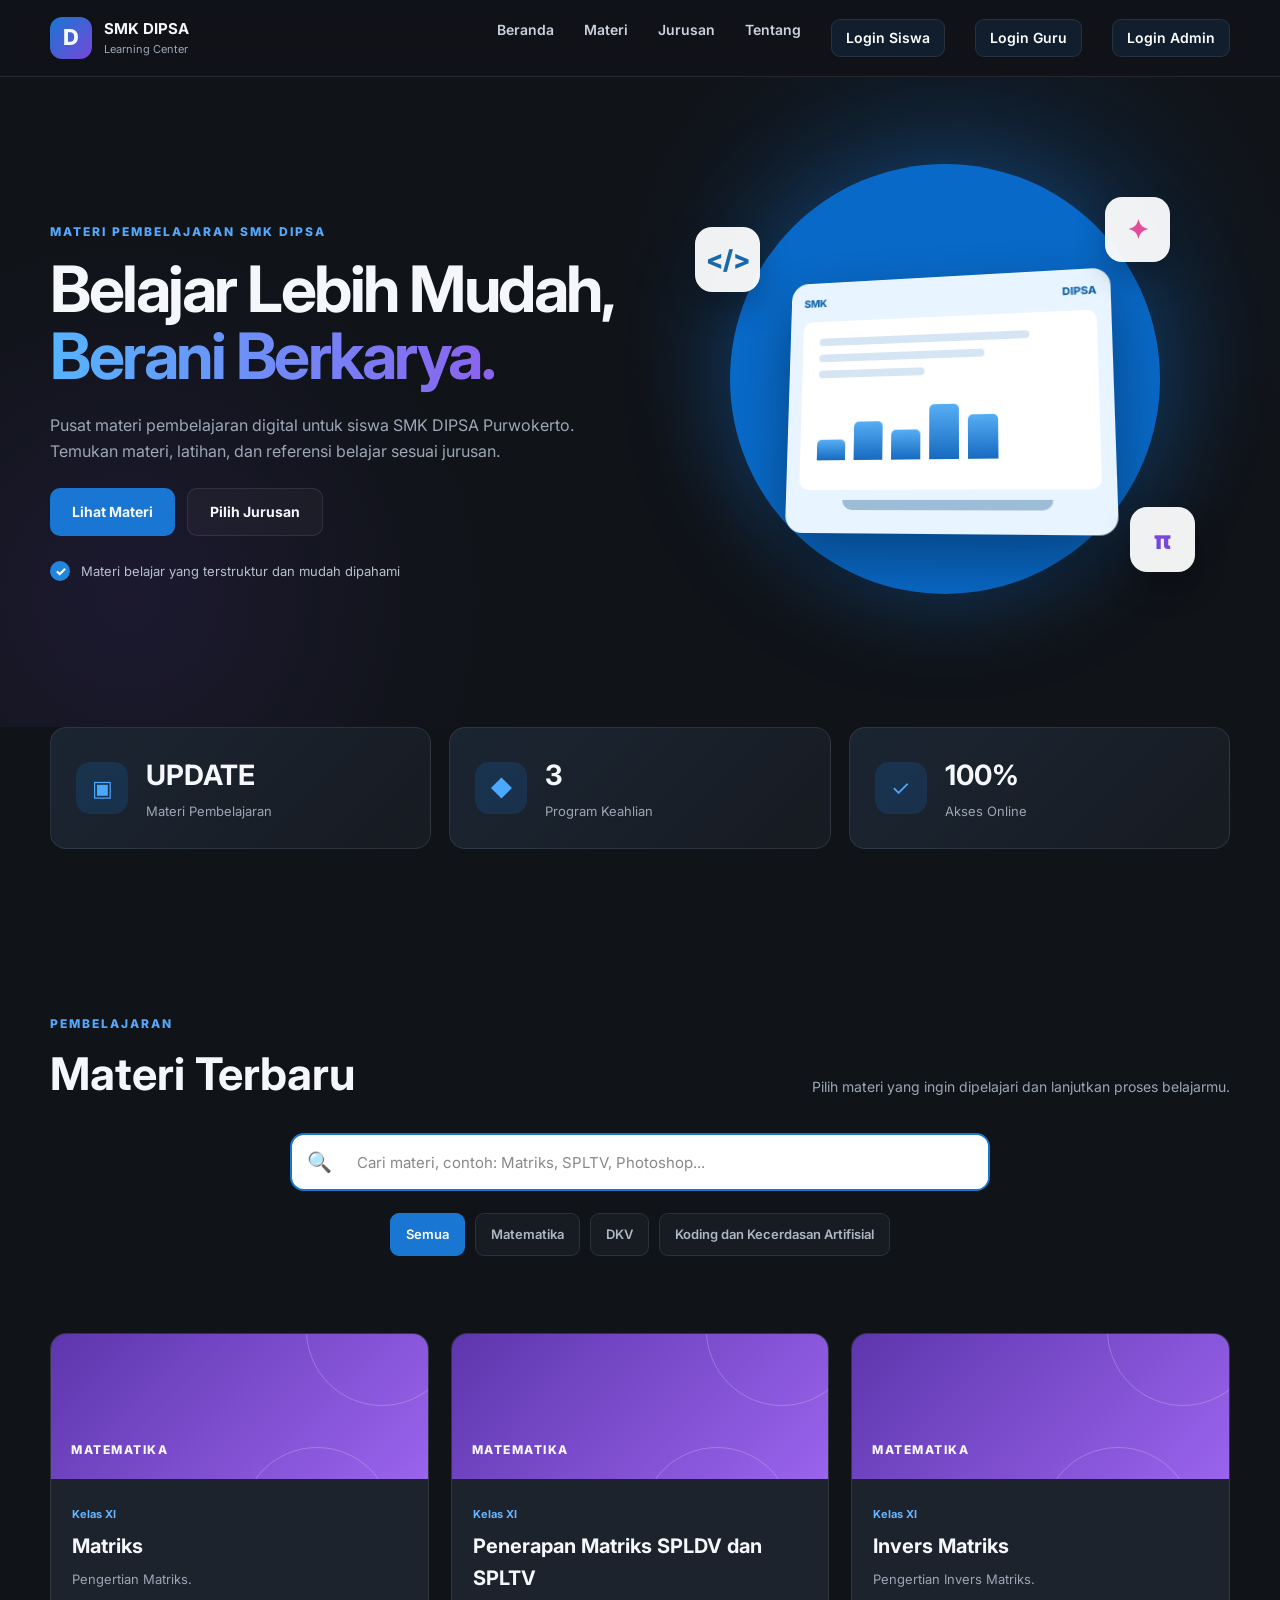
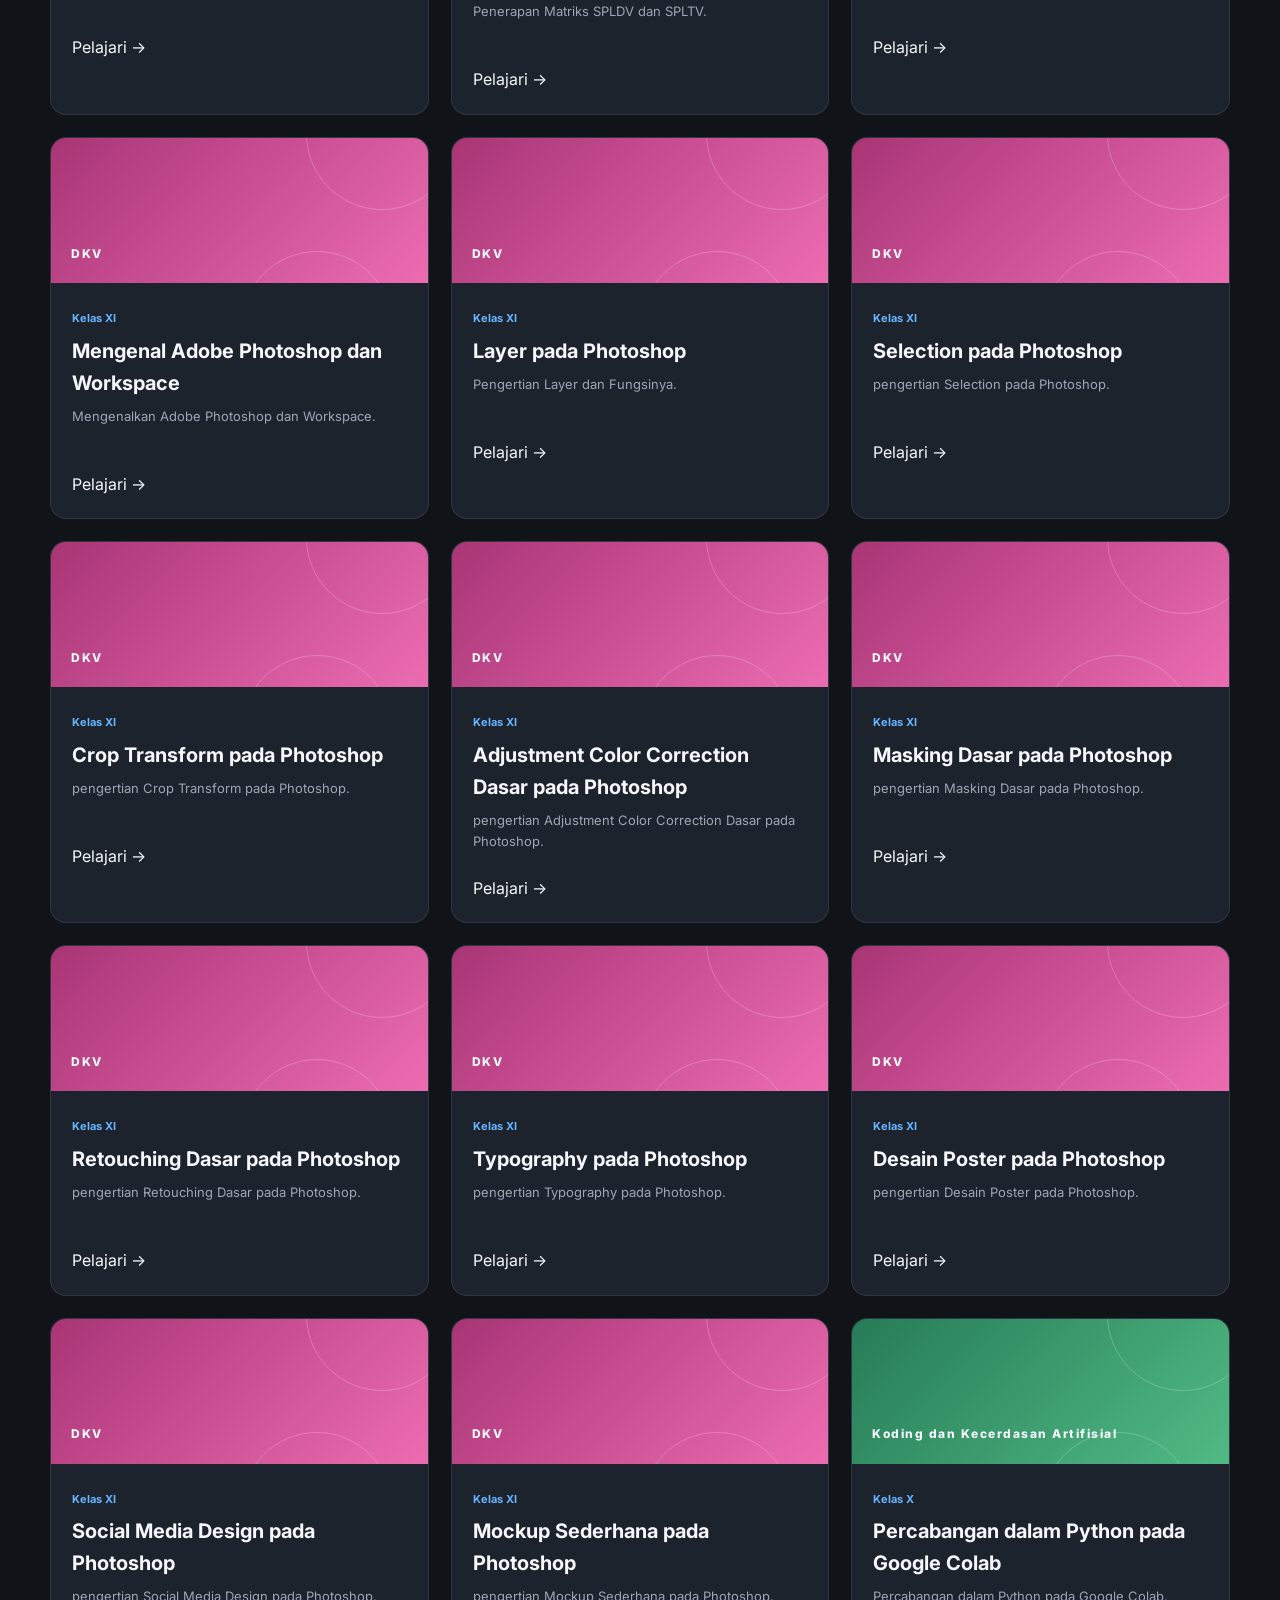
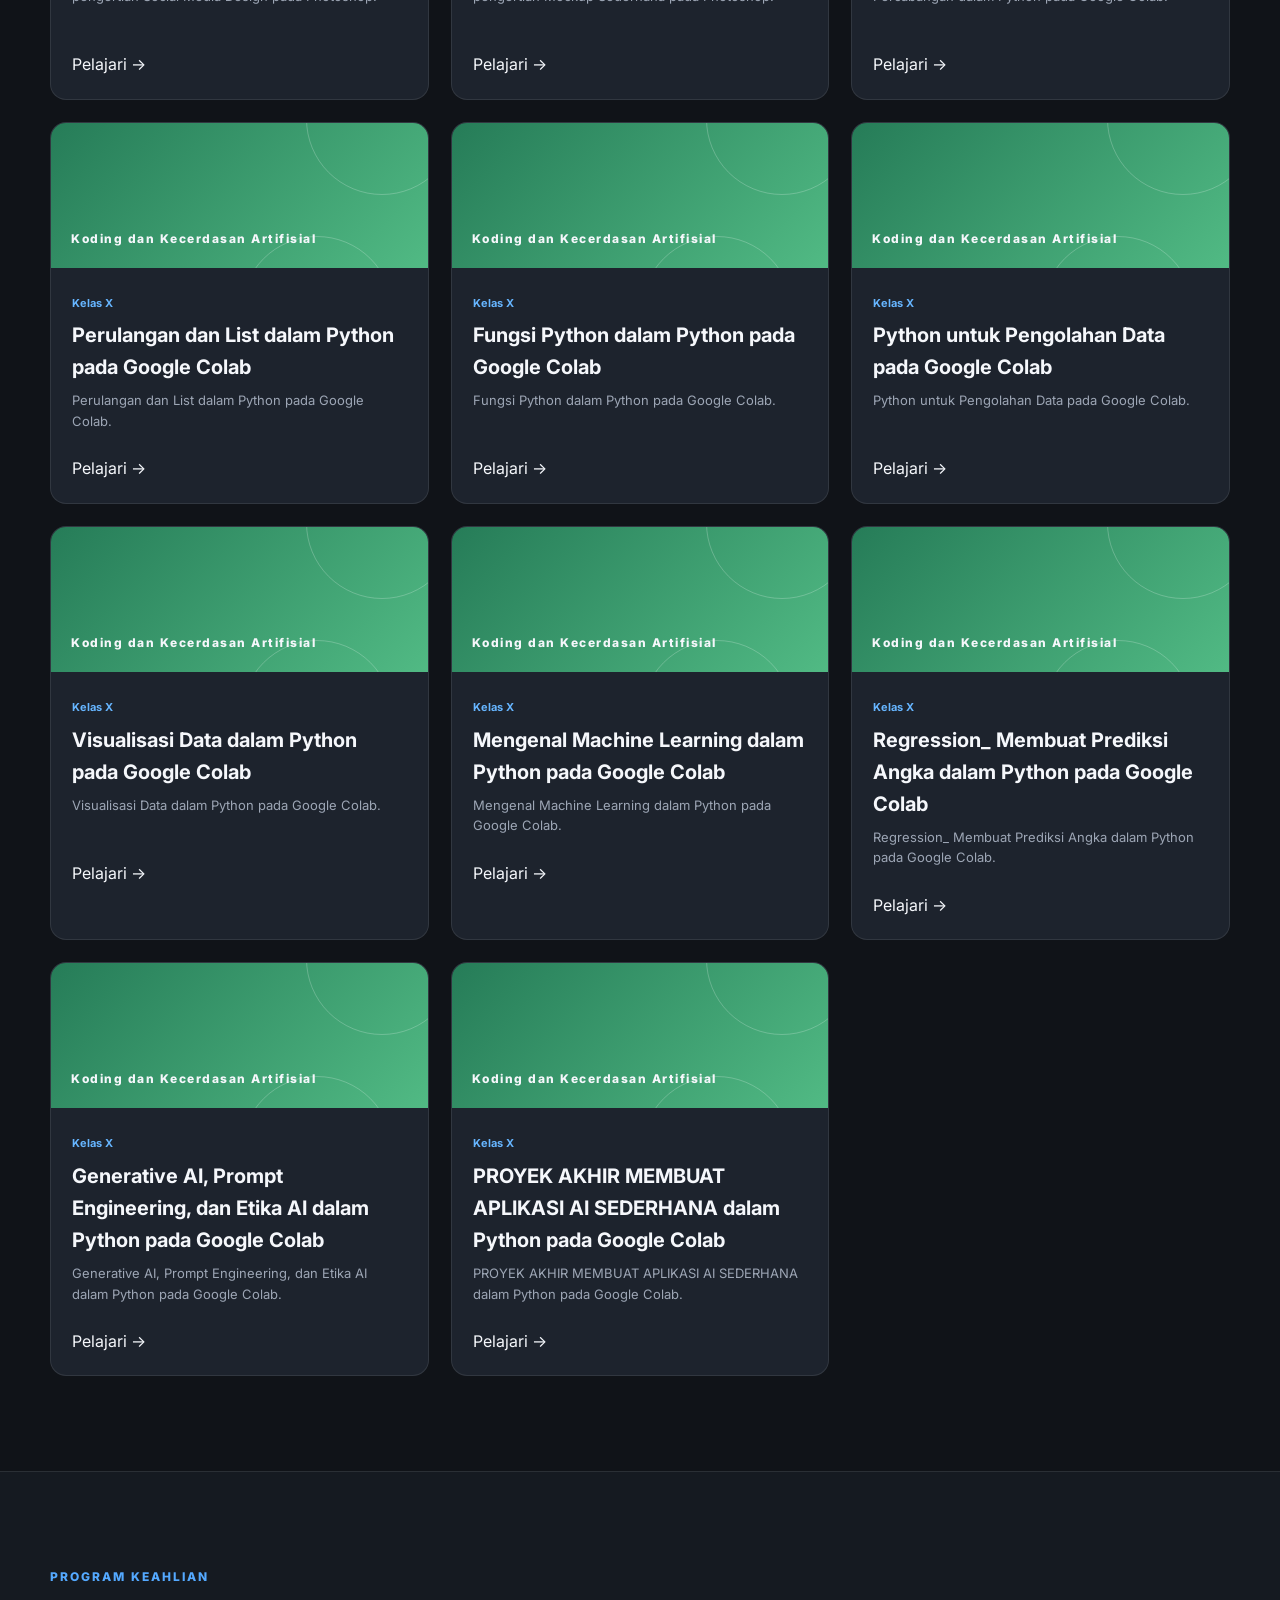
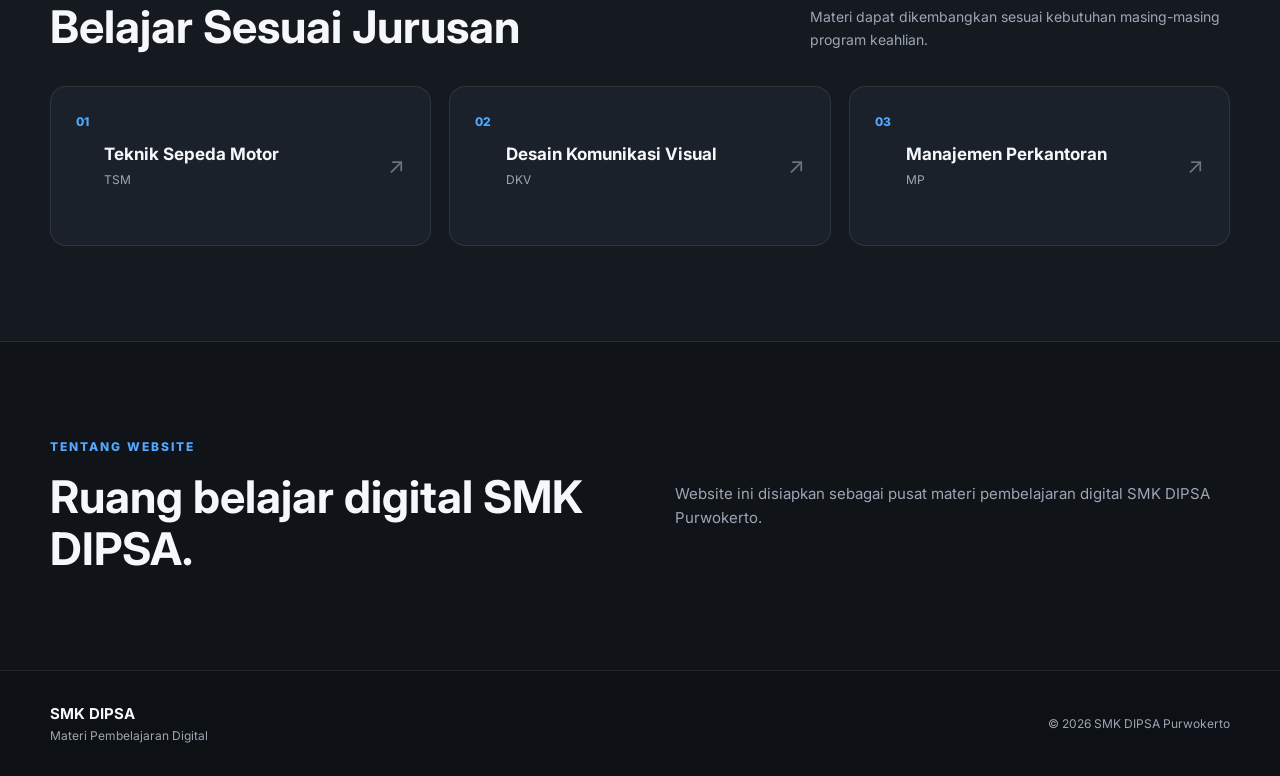
<file: index.html>
<!DOCTYPE html>
<html lang="id">
<head>
    <meta charset="UTF-8">
    <meta name="viewport" content="width=device-width, initial-scale=1.0">
    <meta name="description" content="Materi Pembelajaran SMK DIPSA Purwokerto">
    <title>Materi Pembelajaran | SMK DIPSA</title>
    <link rel="stylesheet" href="style.css">
</head>
<body>

    <!-- HEADER -->
    <header class="header">
        <div class="container nav-container">
            <a href="#" class="brand">
                <span class="brand-mark">D</span>
                <span>
                    <strong>SMK DIPSA</strong>
                    <small>Learning Center</small>
                </span>
            </a>

            <button class="menu-toggle" id="menuToggle" aria-label="Buka menu">
                <span></span><span></span><span></span>
            </button>

            <nav class="nav" id="mainNav">
                <a href="#beranda">Beranda</a>
                <a href="#materi">Materi</a>
                <a href="#jurusan">Jurusan</a>
                <a href="#tentang">Tentang</a>
                <a href="login.html" class="nav-login">Login Siswa</a>
                <a href="teacher-login.html" class="nav-login nav-login-teacher">Login Guru</a>
                <a href="admin-login.html" class="nav-login nav-login-admin">Login Admin</a>
            </nav>
        </div>
    </header>

    <main>
        <!-- HERO -->
        <section class="hero" id="beranda">
            <div class="container hero-grid">
                <div class="hero-content">
                    <p class="eyebrow">MATERI PEMBELAJARAN SMK DIPSA</p>
                    <h1>Belajar Lebih Mudah,<br><span>Berani Berkarya.</span></h1>
                    <p class="hero-text">
                        Pusat materi pembelajaran digital untuk siswa SMK DIPSA
                        Purwokerto. Temukan materi, latihan, dan referensi belajar
                        sesuai jurusan.
                    </p>

                    <div class="hero-actions">
                        <a href="#materi" class="btn btn-primary">Lihat Materi</a>
                        <a href="#jurusan" class="btn btn-secondary">Pilih Jurusan</a>
                    </div>

                    <div class="hero-note">
                        <span class="check">✓</span>
                        Materi belajar yang terstruktur dan mudah dipahami
                    </div>
                </div>

                <div class="hero-visual" aria-label="Ilustrasi pembelajaran digital">
                    <div class="glow"></div>
                    <div class="orb orb-one"></div>
                    <div class="orb orb-two"></div>
                    <div class="book-card">
                        <div class="book-top">
                            <span>SMK</span>
                            <span>DIPSA</span>
                        </div>
                        <div class="book-screen">
                            <div class="screen-line wide"></div>
                            <div class="screen-line"></div>
                            <div class="screen-line short"></div>
                            <div class="screen-chart">
                                <i></i><i></i><i></i><i></i><i></i>
                            </div>
                        </div>
                        <div class="book-base"></div>
                    </div>
                    <div class="floating-card card-html">&lt;/&gt;</div>
                    <div class="floating-card card-math">π</div>
                    <div class="floating-card card-design">✦</div>
                </div>
            </div>
        </section>

        <!-- STATISTICS -->
        <section class="stats">
            <div class="container stats-grid">
                <div class="stat-card">
                    <div class="stat-icon">▣</div>
                    <div>
                        <strong>UPDATE</strong>
                        <span>Materi Pembelajaran</span>
                    </div>
                </div>
                <div class="stat-card">
                    <div class="stat-icon">◆</div>
                    <div>
                        <strong>3</strong>
                        <span>Program Keahlian</span>
                    </div>
                </div>
                <div class="stat-card">
                    <div class="stat-icon">✓</div>
                    <div>
                        <strong>100%</strong>
                        <span>Akses Online</span>
                    </div>
                </div>
            </div>
        </section>

        <!-- MATERI -->
        <section class="section" id="materi">
            <div class="container">
                <div class="section-heading">
                    <div>
                        <p class="eyebrow">PEMBELAJARAN</p>
                        <h2>Materi Terbaru</h2>
                    </div>
                    <p>Pilih materi yang ingin dipelajari dan lanjutkan proses belajarmu.</p>
                </div>

               
<div class="material-tools">

    <!-- SEARCH -->
    <div class="search-box">
        <span class="search-icon">🔍</span>

        <input
            type="text"
            id="searchInput"
            placeholder="Cari materi, contoh: Matriks, SPLTV, Photoshop..."
            autocomplete="off"
        >

        <button
            id="clearSearch"
            class="clear-search"
            type="button"
            aria-label="Hapus pencarian"
        >×</button>
    </div>

    <!-- FILTER -->
    <div class="filter-wrap">
        <button class="filter-btn active" data-filter="semua">
            Semua
        </button>

        <button class="filter-btn" data-filter="matematika">
            Matematika
        </button>

        <button class="filter-btn" data-filter="dkv">
            DKV
        </button>

                <button class="filter-btn" data-filter="koding dan kecerdasan artifisial">
            Koding dan Kecerdasan Artifisial
        </button>
    </div>

</div>

<p id="searchResult" class="search-result"></p>

                <div class="course-grid" id="courseGrid">

                    <article class="course-card" data-category="matematika">
                        <div class="course-cover cover-purple"><span>MATEMATIKA</span></div>
                        <div class="course-body">
                            <span class="course-tag">Kelas XI</span>
                            <h3>Matriks</h3>
                            <p>Pengertian Matriks.</p>
                            <a href="materi/matriks.html">Pelajari →</a>
                        </div>
                    </article>

                                        <article class="course-card" data-category="matematika">
                        <div class="course-cover cover-purple"><span>MATEMATIKA</span></div>
                        <div class="course-body">
                            <span class="course-tag">Kelas XI</span>
                            <h3>Penerapan Matriks SPLDV dan SPLTV</h3>
                            <p>Penerapan Matriks SPLDV dan SPLTV.</p>
                            <a href="materi/Materi_Penerapan_Matriks_SPLDV_SPLTV.html">Pelajari →</a>
                        </div>
                    </article>

                    <article class="course-card" data-category="matematika">
                        <div class="course-cover cover-purple"><span>MATEMATIKA</span></div>
                        <div class="course-body">
                            <span class="course-tag">Kelas XI</span>
                            <h3>Invers Matriks</h3>
                            <p>Pengertian Invers Matriks.</p>
                            <a href="materi/Invers Matriks.html">Pelajari →</a>
                        </div>
                    </article>

                    <article class="course-card" data-category="dkv">
                        <div class="course-cover cover-pink"><span>DKV</span></div>
                        <div class="course-body">
                            <span class="course-tag">Kelas XI</span>
                            <h3>Mengenal Adobe Photoshop dan Workspace</h3>
                            <p> Mengenalkan Adobe Photoshop dan Workspace.</p>
                            <a href="materi/Mengenal Adobe Photoshop dan Workspace.html">Pelajari →</a>
                        </div>
                    </article>

                    <article class="course-card" data-category="dkv">
                        <div class="course-cover cover-pink"><span>DKV</span></div>
                        <div class="course-body">
                            <span class="course-tag">Kelas XI</span>
                            <h3>Layer pada Photoshop</h3>
                            <p> Pengertian Layer dan Fungsinya.</p>
                            <a href="materi/Layer.html">Pelajari →</a>
                        </div>
                    </article>

                     <article class="course-card" data-category="dkv">
                        <div class="course-cover cover-pink"><span>DKV</span></div>
                        <div class="course-body">
                            <span class="course-tag">Kelas XI</span>
                            <h3>Selection pada Photoshop</h3>
                            <p> pengertian Selection pada Photoshop.</p>
                            <a href="materi/Selection pada Photoshop.html">Pelajari →</a>
                        </div>
                    </article>

                     <article class="course-card" data-category="dkv">
                        <div class="course-cover cover-pink"><span>DKV</span></div>
                        <div class="course-body">
                            <span class="course-tag">Kelas XI</span>
                            <h3>Crop Transform pada Photoshop</h3>
                            <p> pengertian Crop Transform pada Photoshop.</p>
                            <a href="materi/Crop Transform pada Photoshop.html">Pelajari →</a>
                        </div>
                    </article>

                     <article class="course-card" data-category="dkv">
                        <div class="course-cover cover-pink"><span>DKV</span></div>
                        <div class="course-body">
                            <span class="course-tag">Kelas XI</span>
                            <h3>Adjustment Color Correction Dasar pada Photoshop</h3>
                            <p> pengertian Adjustment Color Correction Dasar pada Photoshop.</p>
                            <a href="materi/Adjustment Color Correction Dasar pada Photoshop.html">Pelajari →</a>
                        </div>
                    </article>

                     <article class="course-card" data-category="dkv">
                        <div class="course-cover cover-pink"><span>DKV</span></div>
                        <div class="course-body">
                            <span class="course-tag">Kelas XI</span>
                            <h3>Masking Dasar pada Photoshop</h3>
                            <p> pengertian Masking Dasar pada Photoshop.</p>
                            <a href="materi/Masking Dasar pada Photoshop.html">Pelajari →</a>
                        </div>
                    </article>

                     <article class="course-card" data-category="dkv">
                        <div class="course-cover cover-pink"><span>DKV</span></div>
                        <div class="course-body">
                            <span class="course-tag">Kelas XI</span>
                            <h3>Retouching Dasar pada Photoshop</h3>
                            <p> pengertian Retouching Dasar pada Photoshop.</p>
                            <a href="materi/Retouching Dasar pada Photoshop.html">Pelajari →</a>
                        </div>
                    </article>

                     <article class="course-card" data-category="dkv">
                        <div class="course-cover cover-pink"><span>DKV</span></div>
                        <div class="course-body">
                            <span class="course-tag">Kelas XI</span>
                            <h3>Typography pada Photoshop</h3>
                            <p> pengertian Typography pada Photoshop.</p>
                            <a href="materi/Typography pada Photoshop.html">Pelajari →</a>
                        </div>
                    </article>

                     <article class="course-card" data-category="dkv">
                        <div class="course-cover cover-pink"><span>DKV</span></div>
                        <div class="course-body">
                            <span class="course-tag">Kelas XI</span>
                            <h3>Desain Poster pada Photoshop</h3>
                            <p> pengertian Desain Poster pada Photoshop.</p>
                            <a href="materi/Desain Poster pada Photoshop.html">Pelajari →</a>
                        </div>
                    </article>

                     <article class="course-card" data-category="dkv">
                        <div class="course-cover cover-pink"><span>DKV</span></div>
                        <div class="course-body">
                            <span class="course-tag">Kelas XI</span>
                            <h3>Social Media Design pada Photoshop</h3>
                            <p> pengertian Social Media Design pada Photoshop.</p>
                            <a href="materi/Social Media Design pada Photoshop.html">Pelajari →</a>
                        </div>
                    </article>

                     <article class="course-card" data-category="dkv">
                        <div class="course-cover cover-pink"><span>DKV</span></div>
                        <div class="course-body">
                            <span class="course-tag">Kelas XI</span>
                            <h3>Mockup Sederhana pada Photoshop</h3>
                            <p> pengertian Mockup Sederhana pada Photoshop.</p>
                            <a href="materi/Mockup Sederhana pada Photoshop.html">Pelajari →</a>
                        </div>
                    </article>

                     <article class="course-card" data-category="koding dan kecerdasan artifisial">
                        <div class="course-cover cover-green"><span>Koding dan Kecerdasan Artifisial</span></div>
                        <div class="course-body">
                            <span class="course-tag">Kelas X</span>
                            <h3>Percabangan dalam Python pada Google Colab</h3>
                            <p> Percabangan dalam Python pada Google Colab.</p>
                            <a href="materi/Percabangan dalam Python pada Google Colab.html">Pelajari →</a>
                        </div>
                    </article>

                     <article class="course-card" data-category="koding dan kecerdasan artifisial">
                        <div class="course-cover cover-green"><span>Koding dan Kecerdasan Artifisial</span></div>
                        <div class="course-body">
                            <span class="course-tag">Kelas X</span>
                            <h3>Perulangan dan List dalam Python pada Google Colab</h3>
                            <p> Perulangan dan List dalam Python pada Google Colab.</p>
                            <a href="materi/Perulangan dan List dalam Python pada Google Colab.html">Pelajari →</a>
                        </div>
                    </article>

                     <article class="course-card" data-category="koding dan kecerdasan artifisial">
                        <div class="course-cover cover-green"><span>Koding dan Kecerdasan Artifisial</span></div>
                        <div class="course-body">
                            <span class="course-tag">Kelas X</span>
                            <h3>Fungsi Python dalam Python pada Google Colab</h3>
                            <p> Fungsi Python dalam Python pada Google Colab.</p>
                            <a href="materi/Fungsi Python dalam Python pada Google Colab.html">Pelajari →</a>
                        </div>
                    </article>

                     <article class="course-card" data-category="koding dan kecerdasan artifisial">
                        <div class="course-cover cover-green"><span>Koding dan Kecerdasan Artifisial</span></div>
                        <div class="course-body">
                            <span class="course-tag">Kelas X</span>
                            <h3>Python untuk Pengolahan Data pada Google Colab</h3>
                            <p> Python untuk Pengolahan Data pada Google Colab.</p>
                            <a href="materi/Python untuk Pengolahan Data pada Google Colab.html">Pelajari →</a>
                        </div>
                    </article>

                     <article class="course-card" data-category="koding dan kecerdasan artifisial">
                        <div class="course-cover cover-green"><span>Koding dan Kecerdasan Artifisial</span></div>
                        <div class="course-body">
                            <span class="course-tag">Kelas X</span>
                            <h3>Visualisasi Data dalam Python pada Google Colab</h3>
                            <p> Visualisasi Data dalam Python pada Google Colab.</p>
                            <a href="materi/Visualisasi Data dalam Python pada Google Colab.html">Pelajari →</a>
                        </div>
                    </article>

                     <article class="course-card" data-category="koding dan kecerdasan artifisial">
                        <div class="course-cover cover-green"><span>Koding dan Kecerdasan Artifisial</span></div>
                        <div class="course-body">
                            <span class="course-tag">Kelas X</span>
                            <h3>Mengenal Machine Learning dalam Python pada Google Colab</h3>
                            <p> Mengenal Machine Learning dalam Python pada Google Colab.</p>
                            <a href="materi/Mengenal Machine Learning dalam Python pada Google Colab.html">Pelajari →</a>
                        </div>
                    </article>

                     <article class="course-card" data-category="koding dan kecerdasan artifisial">
                        <div class="course-cover cover-green"><span>Koding dan Kecerdasan Artifisial</span></div>
                        <div class="course-body">
                            <span class="course-tag">Kelas X</span>
                            <h3>Regression_ Membuat Prediksi Angka dalam Python pada Google Colab</h3>
                            <p> Regression_ Membuat Prediksi Angka dalam Python pada Google Colab.</p>
                            <a href="materi/Regression_ Membuat Prediksi Angka dalam Python pada Google Colab.html">Pelajari →</a>
                        </div>
                    </article>

                     <article class="course-card" data-category="koding dan kecerdasan artifisial">
                        <div class="course-cover cover-green"><span>Koding dan Kecerdasan Artifisial</span></div>
                        <div class="course-body">
                            <span class="course-tag">Kelas X</span>
                            <h3>Generative AI, Prompt Engineering, dan Etika AI dalam Python pada Google Colab</h3>
                            <p> Generative AI, Prompt Engineering, dan Etika AI dalam Python pada Google Colab.</p>
                            <a href="materi/Generative AI, Prompt Engineering, dan Etika AI dalam Python pada Google Colab.html">Pelajari →</a>
                        </div>
                    </article>

                     <article class="course-card" data-category="koding dan kecerdasan artifisial">
                        <div class="course-cover cover-green"><span>Koding dan Kecerdasan Artifisial</span></div>
                        <div class="course-body">
                            <span class="course-tag">Kelas X</span>
                            <h3>PROYEK AKHIR MEMBUAT APLIKASI AI SEDERHANA dalam Python pada Google Colab</h3>
                            <p> PROYEK AKHIR MEMBUAT APLIKASI AI SEDERHANA dalam Python pada Google Colab.</p>
                            <a href="materi/PROYEK AKHIR MEMBUAT APLIKASI AI SEDERHANA dalam Python pada Google Colab.html">Pelajari →</a>
                        </div>
                    </article>
                    
                </div>
            </div>
        </section>

        <!-- JURUSAN -->
        <section class="section section-dark" id="jurusan">
            <div class="container">
                <div class="section-heading light">
                    <div>
                        <p class="eyebrow">PROGRAM KEAHLIAN</p>
                        <h2>Belajar Sesuai Jurusan</h2>
                    </div>
                    <p>Materi dapat dikembangkan sesuai kebutuhan masing-masing program keahlian.</p>
                </div>

                <div class="major-grid">
                    <a href="#materi" class="major-card">
                        <span class="major-number">01</span>
                        <div>
                            <h3>Teknik Sepeda Motor</h3>
                            <p>TSM</p>
                        </div>
                        <span class="arrow">↗</span>
                    </a>
                    <a href="#materi" class="major-card">
                        <span class="major-number">02</span>
                        <div>
                            <h3>Desain Komunikasi Visual</h3>
                            <p>DKV</p>
                        </div>
                        <span class="arrow">↗</span>
                    </a>
                    <a href="#materi" class="major-card">
                        <span class="major-number">03</span>
                        <div>
                            <h3>Manajemen Perkantoran</h3>
                            <p>MP</p>
                        </div>
                        <span class="arrow">↗</span>
                    </a>
                </div>
            </div>
        </section>

        <!-- ABOUT -->
        <section class="section" id="tentang">
            <div class="container about">
                <div>
                    <p class="eyebrow">TENTANG WEBSITE</p>
                    <h2>Ruang belajar digital SMK DIPSA.</h2>
                </div>
                <p>
                    Website ini disiapkan sebagai pusat materi pembelajaran digital
                    SMK DIPSA Purwokerto. 
                </p>
            </div>
        </section>
    </main>

    <!-- FOOTER -->
    <footer class="footer">
        <div class="container footer-inner">
            <div>
                <strong>SMK DIPSA</strong>
                <p>Materi Pembelajaran Digital</p>
            </div>
            <p>© <span id="year"></span> SMK DIPSA Purwokerto</p>
        </div>
    </footer>

    <script src="script.js"></script>
</body>
</html>
</file>
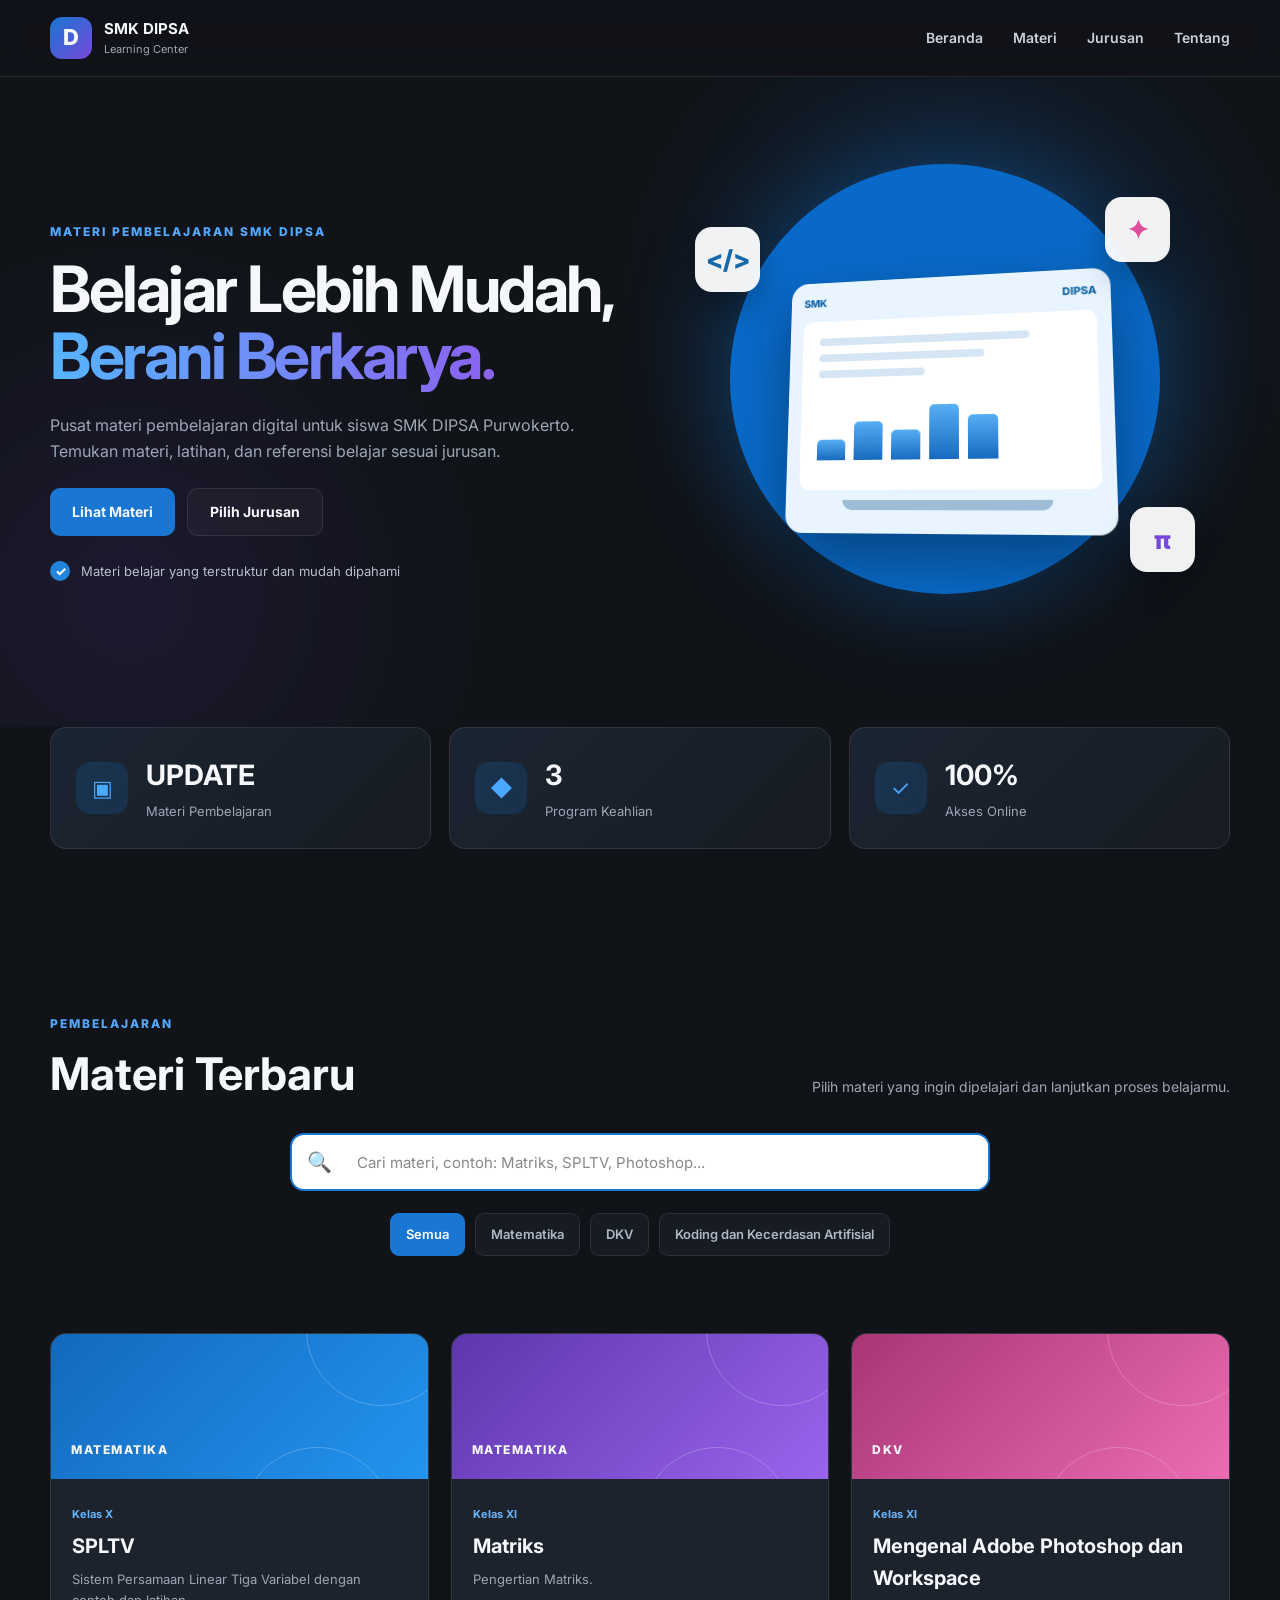
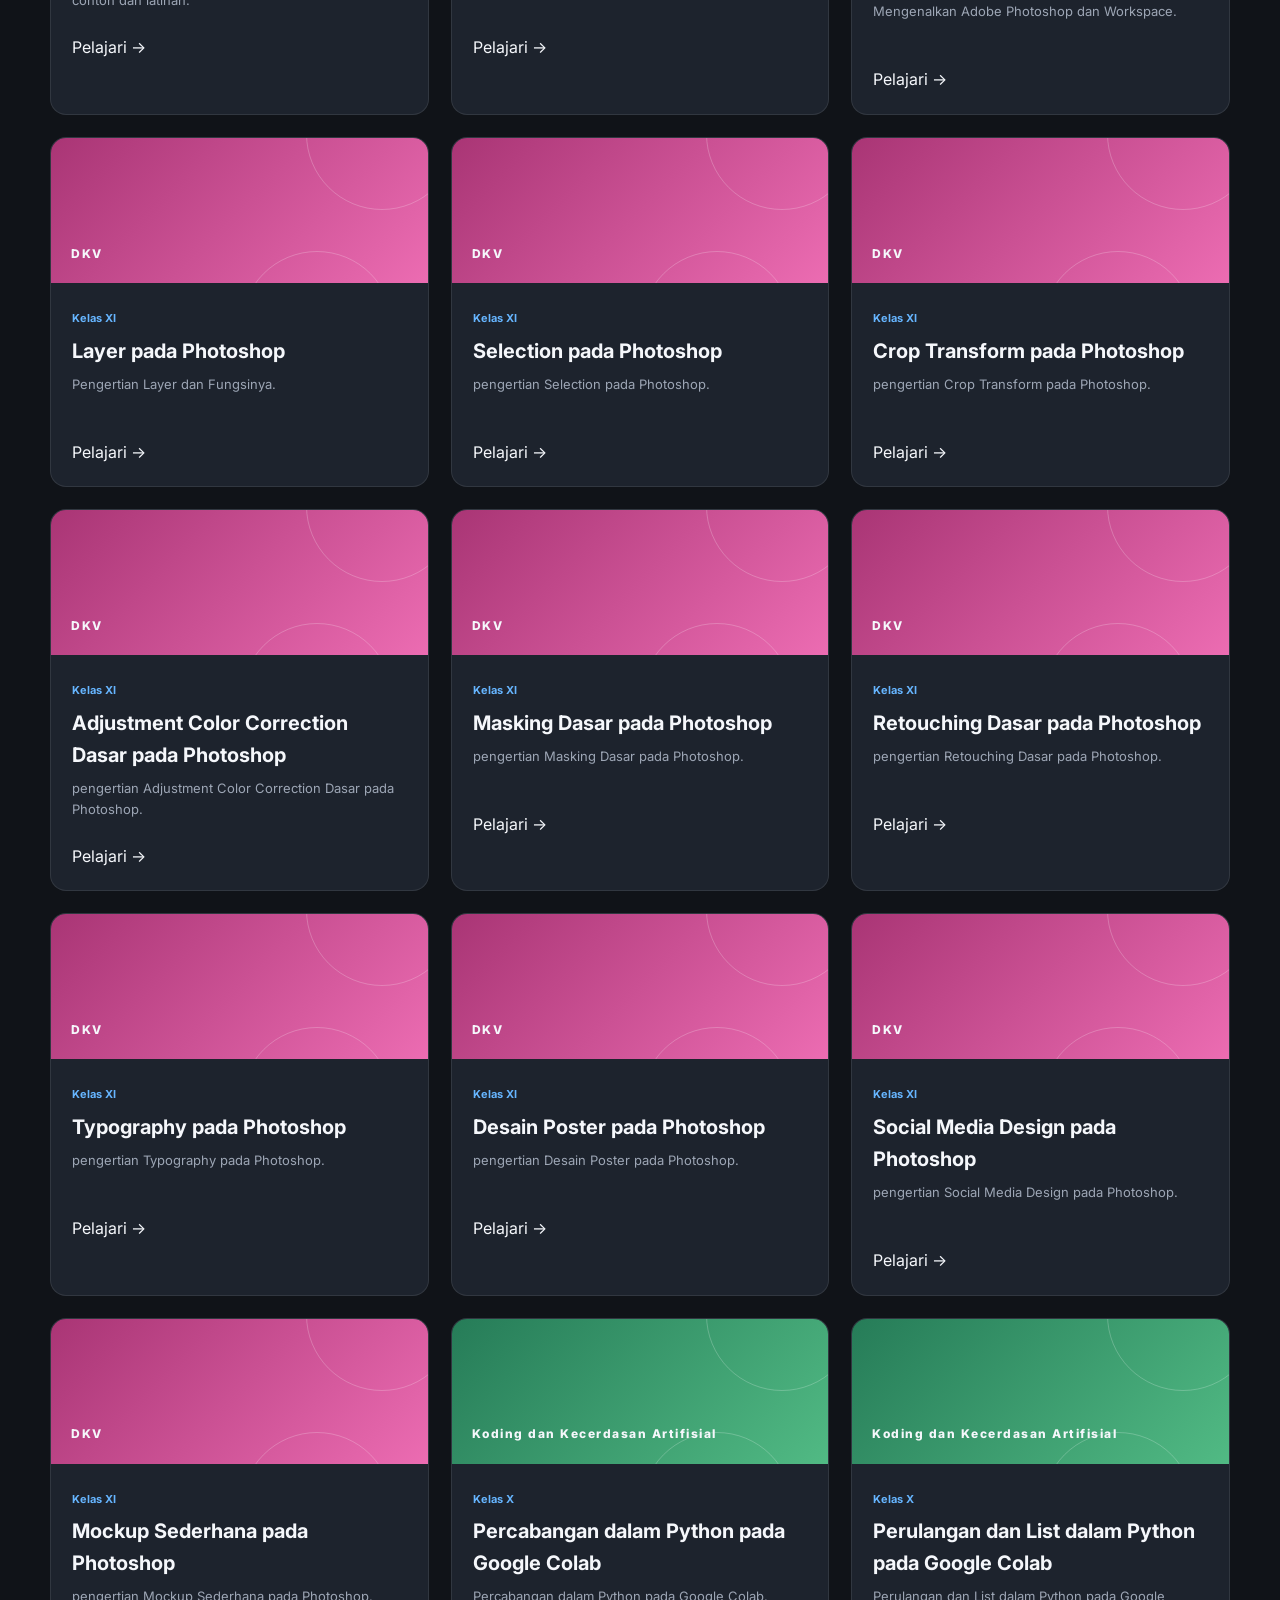
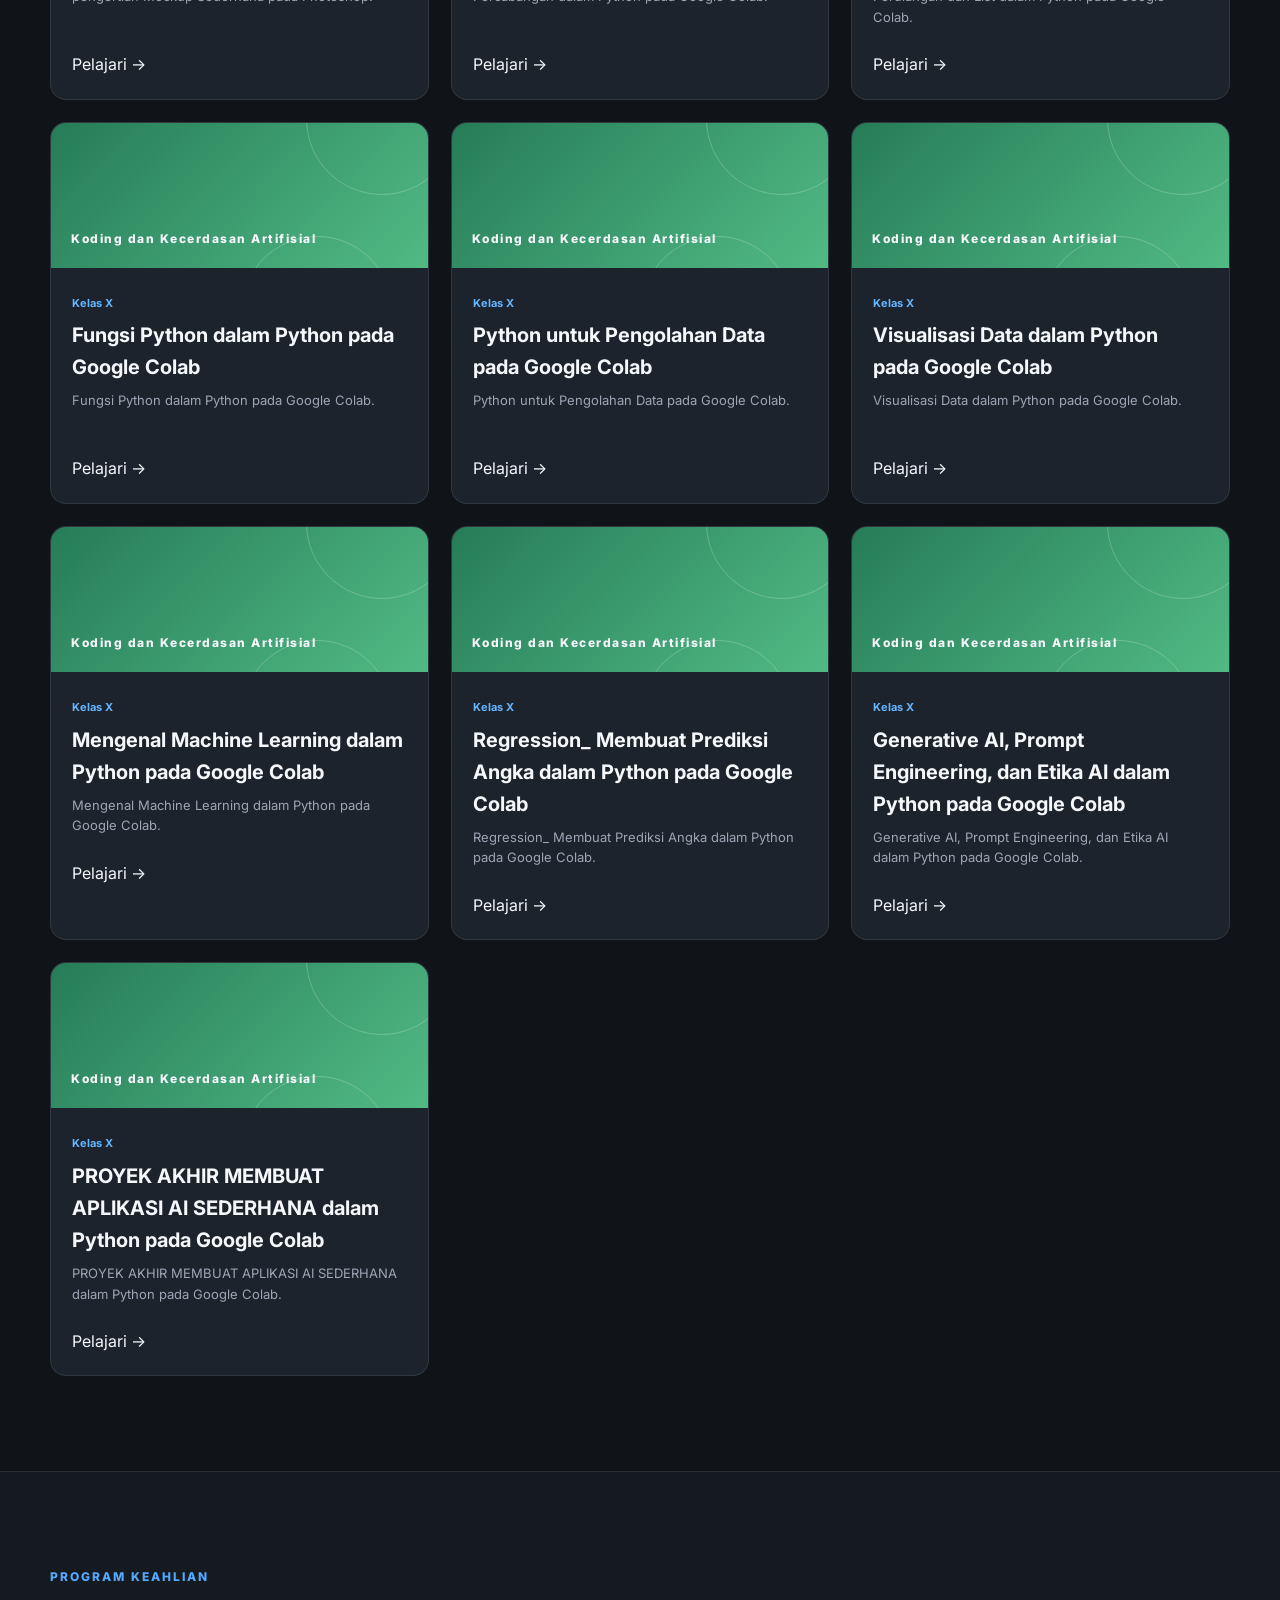
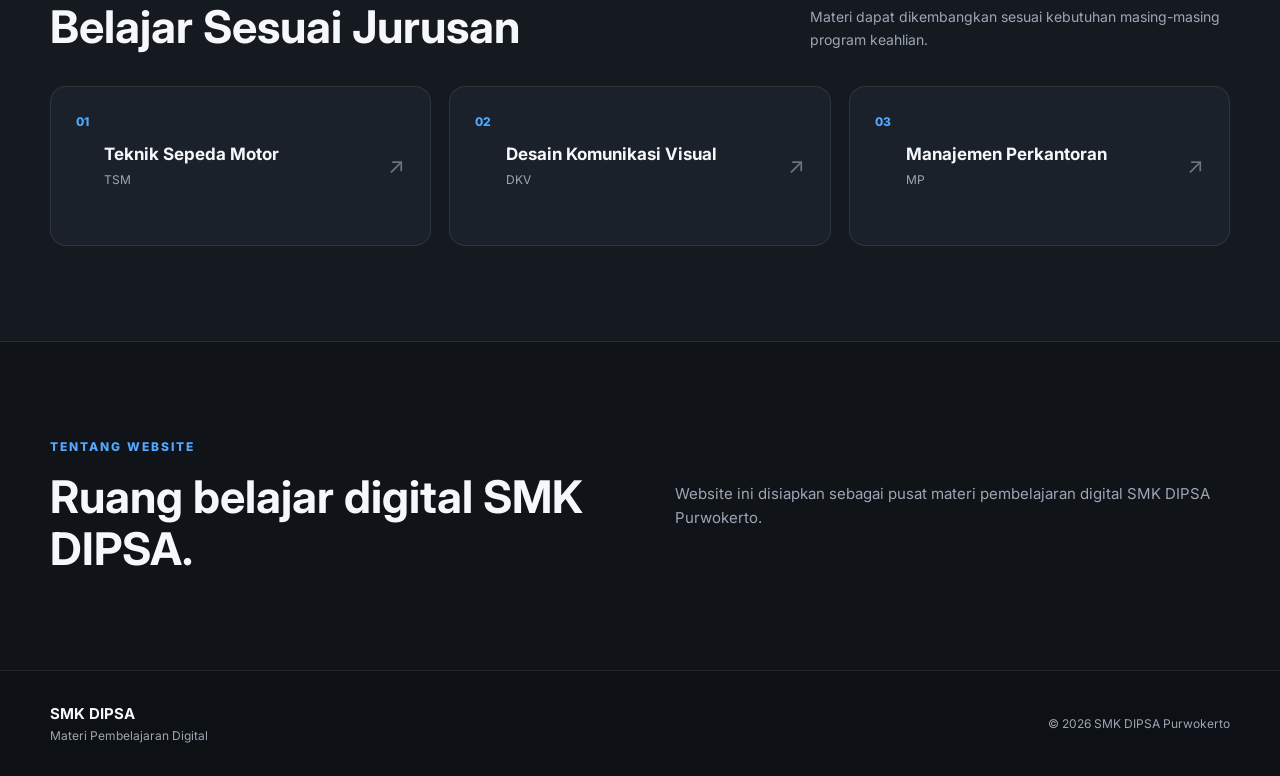
<file: index.original.html>
<!DOCTYPE html>
<html lang="id">
<head>
    <meta charset="UTF-8">
    <meta name="viewport" content="width=device-width, initial-scale=1.0">
    <meta name="description" content="Materi Pembelajaran SMK DIPSA Purwokerto">
    <title>Materi Pembelajaran | SMK DIPSA</title>
    <link rel="stylesheet" href="style.css">
</head>
<body>

    <!-- HEADER -->
    <header class="header">
        <div class="container nav-container">
            <a href="#" class="brand">
                <span class="brand-mark">D</span>
                <span>
                    <strong>SMK DIPSA</strong>
                    <small>Learning Center</small>
                </span>
            </a>

            <button class="menu-toggle" id="menuToggle" aria-label="Buka menu">
                <span></span><span></span><span></span>
            </button>

            <nav class="nav" id="mainNav">
                <a href="#beranda">Beranda</a>
                <a href="#materi">Materi</a>
                <a href="#jurusan">Jurusan</a>
                <a href="#tentang">Tentang</a>
            </nav>
        </div>
    </header>

    <main>
        <!-- HERO -->
        <section class="hero" id="beranda">
            <div class="container hero-grid">
                <div class="hero-content">
                    <p class="eyebrow">MATERI PEMBELAJARAN SMK DIPSA</p>
                    <h1>Belajar Lebih Mudah,<br><span>Berani Berkarya.</span></h1>
                    <p class="hero-text">
                        Pusat materi pembelajaran digital untuk siswa SMK DIPSA
                        Purwokerto. Temukan materi, latihan, dan referensi belajar
                        sesuai jurusan.
                    </p>

                    <div class="hero-actions">
                        <a href="#materi" class="btn btn-primary">Lihat Materi</a>
                        <a href="#jurusan" class="btn btn-secondary">Pilih Jurusan</a>
                    </div>

                    <div class="hero-note">
                        <span class="check">✓</span>
                        Materi belajar yang terstruktur dan mudah dipahami
                    </div>
                </div>

                <div class="hero-visual" aria-label="Ilustrasi pembelajaran digital">
                    <div class="glow"></div>
                    <div class="orb orb-one"></div>
                    <div class="orb orb-two"></div>
                    <div class="book-card">
                        <div class="book-top">
                            <span>SMK</span>
                            <span>DIPSA</span>
                        </div>
                        <div class="book-screen">
                            <div class="screen-line wide"></div>
                            <div class="screen-line"></div>
                            <div class="screen-line short"></div>
                            <div class="screen-chart">
                                <i></i><i></i><i></i><i></i><i></i>
                            </div>
                        </div>
                        <div class="book-base"></div>
                    </div>
                    <div class="floating-card card-html">&lt;/&gt;</div>
                    <div class="floating-card card-math">π</div>
                    <div class="floating-card card-design">✦</div>
                </div>
            </div>
        </section>

        <!-- STATISTICS -->
        <section class="stats">
            <div class="container stats-grid">
                <div class="stat-card">
                    <div class="stat-icon">▣</div>
                    <div>
                        <strong>UPDATE</strong>
                        <span>Materi Pembelajaran</span>
                    </div>
                </div>
                <div class="stat-card">
                    <div class="stat-icon">◆</div>
                    <div>
                        <strong>3</strong>
                        <span>Program Keahlian</span>
                    </div>
                </div>
                <div class="stat-card">
                    <div class="stat-icon">✓</div>
                    <div>
                        <strong>100%</strong>
                        <span>Akses Online</span>
                    </div>
                </div>
            </div>
        </section>

        <!-- MATERI -->
        <section class="section" id="materi">
            <div class="container">
                <div class="section-heading">
                    <div>
                        <p class="eyebrow">PEMBELAJARAN</p>
                        <h2>Materi Terbaru</h2>
                    </div>
                    <p>Pilih materi yang ingin dipelajari dan lanjutkan proses belajarmu.</p>
                </div>

               
<div class="material-tools">

    <!-- SEARCH -->
    <div class="search-box">
        <span class="search-icon">🔍</span>

        <input
            type="text"
            id="searchInput"
            placeholder="Cari materi, contoh: Matriks, SPLTV, Photoshop..."
            autocomplete="off"
        >

        <button
            id="clearSearch"
            class="clear-search"
            type="button"
            aria-label="Hapus pencarian"
        >×</button>
    </div>

    <!-- FILTER -->
    <div class="filter-wrap">
        <button class="filter-btn active" data-filter="semua">
            Semua
        </button>

        <button class="filter-btn" data-filter="matematika">
            Matematika
        </button>

        <button class="filter-btn" data-filter="dkv">
            DKV
        </button>

                <button class="filter-btn" data-filter="koding dan kecerdasan artifisial">
            Koding dan Kecerdasan Artifisial
        </button>
    </div>

</div>

<p id="searchResult" class="search-result"></p>

                <div class="course-grid" id="courseGrid">
                    <article class="course-card" data-category="matematika">
                        <div class="course-cover cover-blue"><span>MATEMATIKA</span></div>
                        <div class="course-body">
                            <span class="course-tag">Kelas X</span>
                            <h3>SPLTV</h3>
                            <p>Sistem Persamaan Linear Tiga Variabel dengan contoh dan latihan.</p>
                            <a href="materi/spltv.html">Pelajari →</a>
                        </div>
                    </article>

                    <article class="course-card" data-category="matematika">
                        <div class="course-cover cover-purple"><span>MATEMATIKA</span></div>
                        <div class="course-body">
                            <span class="course-tag">Kelas XI</span>
                            <h3>Matriks</h3>
                            <p>Pengertian Matriks.</p>
                            <a href="materi/matriks.html">Pelajari →</a>
                        </div>
                    </article>


                    <article class="course-card" data-category="dkv">
                        <div class="course-cover cover-pink"><span>DKV</span></div>
                        <div class="course-body">
                            <span class="course-tag">Kelas XI</span>
                            <h3>Mengenal Adobe Photoshop dan Workspace</h3>
                            <p> Mengenalkan Adobe Photoshop dan Workspace.</p>
                            <a href="materi/Mengenal Adobe Photoshop dan Workspace.html">Pelajari →</a>
                        </div>
                    </article>

                    <article class="course-card" data-category="dkv">
                        <div class="course-cover cover-pink"><span>DKV</span></div>
                        <div class="course-body">
                            <span class="course-tag">Kelas XI</span>
                            <h3>Layer pada Photoshop</h3>
                            <p> Pengertian Layer dan Fungsinya.</p>
                            <a href="materi/Layer.html">Pelajari →</a>
                        </div>
                    </article>

                     <article class="course-card" data-category="dkv">
                        <div class="course-cover cover-pink"><span>DKV</span></div>
                        <div class="course-body">
                            <span class="course-tag">Kelas XI</span>
                            <h3>Selection pada Photoshop</h3>
                            <p> pengertian Selection pada Photoshop.</p>
                            <a href="materi/Selection pada Photoshop.html">Pelajari →</a>
                        </div>
                    </article>

                     <article class="course-card" data-category="dkv">
                        <div class="course-cover cover-pink"><span>DKV</span></div>
                        <div class="course-body">
                            <span class="course-tag">Kelas XI</span>
                            <h3>Crop Transform pada Photoshop</h3>
                            <p> pengertian Crop Transform pada Photoshop.</p>
                            <a href="materi/Crop Transform pada Photoshop.html">Pelajari →</a>
                        </div>
                    </article>

                     <article class="course-card" data-category="dkv">
                        <div class="course-cover cover-pink"><span>DKV</span></div>
                        <div class="course-body">
                            <span class="course-tag">Kelas XI</span>
                            <h3>Adjustment Color Correction Dasar pada Photoshop</h3>
                            <p> pengertian Adjustment Color Correction Dasar pada Photoshop.</p>
                            <a href="materi/Adjustment Color Correction Dasar pada Photoshop.html">Pelajari →</a>
                        </div>
                    </article>

                     <article class="course-card" data-category="dkv">
                        <div class="course-cover cover-pink"><span>DKV</span></div>
                        <div class="course-body">
                            <span class="course-tag">Kelas XI</span>
                            <h3>Masking Dasar pada Photoshop</h3>
                            <p> pengertian Masking Dasar pada Photoshop.</p>
                            <a href="materi/Masking Dasar pada Photoshop.html">Pelajari →</a>
                        </div>
                    </article>

                     <article class="course-card" data-category="dkv">
                        <div class="course-cover cover-pink"><span>DKV</span></div>
                        <div class="course-body">
                            <span class="course-tag">Kelas XI</span>
                            <h3>Retouching Dasar pada Photoshop</h3>
                            <p> pengertian Retouching Dasar pada Photoshop.</p>
                            <a href="materi/Retouching Dasar pada Photoshop.html">Pelajari →</a>
                        </div>
                    </article>

                     <article class="course-card" data-category="dkv">
                        <div class="course-cover cover-pink"><span>DKV</span></div>
                        <div class="course-body">
                            <span class="course-tag">Kelas XI</span>
                            <h3>Typography pada Photoshop</h3>
                            <p> pengertian Typography pada Photoshop.</p>
                            <a href="materi/Typography pada Photoshop.html">Pelajari →</a>
                        </div>
                    </article>

                     <article class="course-card" data-category="dkv">
                        <div class="course-cover cover-pink"><span>DKV</span></div>
                        <div class="course-body">
                            <span class="course-tag">Kelas XI</span>
                            <h3>Desain Poster pada Photoshop</h3>
                            <p> pengertian Desain Poster pada Photoshop.</p>
                            <a href="materi/Desain Poster pada Photoshop.html">Pelajari →</a>
                        </div>
                    </article>

                     <article class="course-card" data-category="dkv">
                        <div class="course-cover cover-pink"><span>DKV</span></div>
                        <div class="course-body">
                            <span class="course-tag">Kelas XI</span>
                            <h3>Social Media Design pada Photoshop</h3>
                            <p> pengertian Social Media Design pada Photoshop.</p>
                            <a href="materi/Social Media Design pada Photoshop.html">Pelajari →</a>
                        </div>
                    </article>

                     <article class="course-card" data-category="dkv">
                        <div class="course-cover cover-pink"><span>DKV</span></div>
                        <div class="course-body">
                            <span class="course-tag">Kelas XI</span>
                            <h3>Mockup Sederhana pada Photoshop</h3>
                            <p> pengertian Mockup Sederhana pada Photoshop.</p>
                            <a href="materi/Mockup Sederhana pada Photoshop.html">Pelajari →</a>
                        </div>
                    </article>

                     <article class="course-card" data-category="koding dan kecerdasan artifisial">
                        <div class="course-cover cover-green"><span>Koding dan Kecerdasan Artifisial</span></div>
                        <div class="course-body">
                            <span class="course-tag">Kelas X</span>
                            <h3>Percabangan dalam Python pada Google Colab</h3>
                            <p> Percabangan dalam Python pada Google Colab.</p>
                            <a href="materi/Percabangan dalam Python pada Google Colab.html">Pelajari →</a>
                        </div>
                    </article>

                     <article class="course-card" data-category="koding dan kecerdasan artifisial">
                        <div class="course-cover cover-green"><span>Koding dan Kecerdasan Artifisial</span></div>
                        <div class="course-body">
                            <span class="course-tag">Kelas X</span>
                            <h3>Perulangan dan List dalam Python pada Google Colab</h3>
                            <p> Perulangan dan List dalam Python pada Google Colab.</p>
                            <a href="materi/Perulangan dan List dalam Python pada Google Colab.html">Pelajari →</a>
                        </div>
                    </article>

                     <article class="course-card" data-category="koding dan kecerdasan artifisial">
                        <div class="course-cover cover-green"><span>Koding dan Kecerdasan Artifisial</span></div>
                        <div class="course-body">
                            <span class="course-tag">Kelas X</span>
                            <h3>Fungsi Python dalam Python pada Google Colab</h3>
                            <p> Fungsi Python dalam Python pada Google Colab.</p>
                            <a href="materi/Fungsi Python dalam Python pada Google Colab.html">Pelajari →</a>
                        </div>
                    </article>

                     <article class="course-card" data-category="koding dan kecerdasan artifisial">
                        <div class="course-cover cover-green"><span>Koding dan Kecerdasan Artifisial</span></div>
                        <div class="course-body">
                            <span class="course-tag">Kelas X</span>
                            <h3>Python untuk Pengolahan Data pada Google Colab</h3>
                            <p> Python untuk Pengolahan Data pada Google Colab.</p>
                            <a href="materi/Python untuk Pengolahan Data pada Google Colab.html">Pelajari →</a>
                        </div>
                    </article>

                     <article class="course-card" data-category="koding dan kecerdasan artifisial">
                        <div class="course-cover cover-green"><span>Koding dan Kecerdasan Artifisial</span></div>
                        <div class="course-body">
                            <span class="course-tag">Kelas X</span>
                            <h3>Visualisasi Data dalam Python pada Google Colab</h3>
                            <p> Visualisasi Data dalam Python pada Google Colab.</p>
                            <a href="materi/Visualisasi Data dalam Python pada Google Colab.html">Pelajari →</a>
                        </div>
                    </article>

                     <article class="course-card" data-category="koding dan kecerdasan artifisial">
                        <div class="course-cover cover-green"><span>Koding dan Kecerdasan Artifisial</span></div>
                        <div class="course-body">
                            <span class="course-tag">Kelas X</span>
                            <h3>Mengenal Machine Learning dalam Python pada Google Colab</h3>
                            <p> Mengenal Machine Learning dalam Python pada Google Colab.</p>
                            <a href="materi/Mengenal Machine Learning dalam Python pada Google Colab.html">Pelajari →</a>
                        </div>
                    </article>

                     <article class="course-card" data-category="koding dan kecerdasan artifisial">
                        <div class="course-cover cover-green"><span>Koding dan Kecerdasan Artifisial</span></div>
                        <div class="course-body">
                            <span class="course-tag">Kelas X</span>
                            <h3>Regression_ Membuat Prediksi Angka dalam Python pada Google Colab</h3>
                            <p> Regression_ Membuat Prediksi Angka dalam Python pada Google Colab.</p>
                            <a href="materi/Regression_ Membuat Prediksi Angka dalam Python pada Google Colab.html">Pelajari →</a>
                        </div>
                    </article>

                     <article class="course-card" data-category="koding dan kecerdasan artifisial">
                        <div class="course-cover cover-green"><span>Koding dan Kecerdasan Artifisial</span></div>
                        <div class="course-body">
                            <span class="course-tag">Kelas X</span>
                            <h3>Generative AI, Prompt Engineering, dan Etika AI dalam Python pada Google Colab</h3>
                            <p> Generative AI, Prompt Engineering, dan Etika AI dalam Python pada Google Colab.</p>
                            <a href="materi/Generative AI, Prompt Engineering, dan Etika AI dalam Python pada Google Colab.html">Pelajari →</a>
                        </div>
                    </article>

                     <article class="course-card" data-category="koding dan kecerdasan artifisial">
                        <div class="course-cover cover-green"><span>Koding dan Kecerdasan Artifisial</span></div>
                        <div class="course-body">
                            <span class="course-tag">Kelas X</span>
                            <h3>PROYEK AKHIR MEMBUAT APLIKASI AI SEDERHANA dalam Python pada Google Colab</h3>
                            <p> PROYEK AKHIR MEMBUAT APLIKASI AI SEDERHANA dalam Python pada Google Colab.</p>
                            <a href="materi/PROYEK AKHIR MEMBUAT APLIKASI AI SEDERHANA dalam Python pada Google Colab.html">Pelajari →</a>
                        </div>
                    </article>
                    
                </div>
            </div>
        </section>

        <!-- JURUSAN -->
        <section class="section section-dark" id="jurusan">
            <div class="container">
                <div class="section-heading light">
                    <div>
                        <p class="eyebrow">PROGRAM KEAHLIAN</p>
                        <h2>Belajar Sesuai Jurusan</h2>
                    </div>
                    <p>Materi dapat dikembangkan sesuai kebutuhan masing-masing program keahlian.</p>
                </div>

                <div class="major-grid">
                    <a href="#materi" class="major-card">
                        <span class="major-number">01</span>
                        <div>
                            <h3>Teknik Sepeda Motor</h3>
                            <p>TSM</p>
                        </div>
                        <span class="arrow">↗</span>
                    </a>
                    <a href="#materi" class="major-card">
                        <span class="major-number">02</span>
                        <div>
                            <h3>Desain Komunikasi Visual</h3>
                            <p>DKV</p>
                        </div>
                        <span class="arrow">↗</span>
                    </a>
                    <a href="#materi" class="major-card">
                        <span class="major-number">03</span>
                        <div>
                            <h3>Manajemen Perkantoran</h3>
                            <p>MP</p>
                        </div>
                        <span class="arrow">↗</span>
                    </a>
                </div>
            </div>
        </section>

        <!-- ABOUT -->
        <section class="section" id="tentang">
            <div class="container about">
                <div>
                    <p class="eyebrow">TENTANG WEBSITE</p>
                    <h2>Ruang belajar digital SMK DIPSA.</h2>
                </div>
                <p>
                    Website ini disiapkan sebagai pusat materi pembelajaran digital
                    SMK DIPSA Purwokerto. 
                </p>
            </div>
        </section>
    </main>

    <!-- FOOTER -->
    <footer class="footer">
        <div class="container footer-inner">
            <div>
                <strong>SMK DIPSA</strong>
                <p>Materi Pembelajaran Digital</p>
            </div>
            <p>© <span id="year"></span> SMK DIPSA Purwokerto</p>
        </div>
    </footer>

    <script src="script.js"></script>
</body>
</html>
</file>
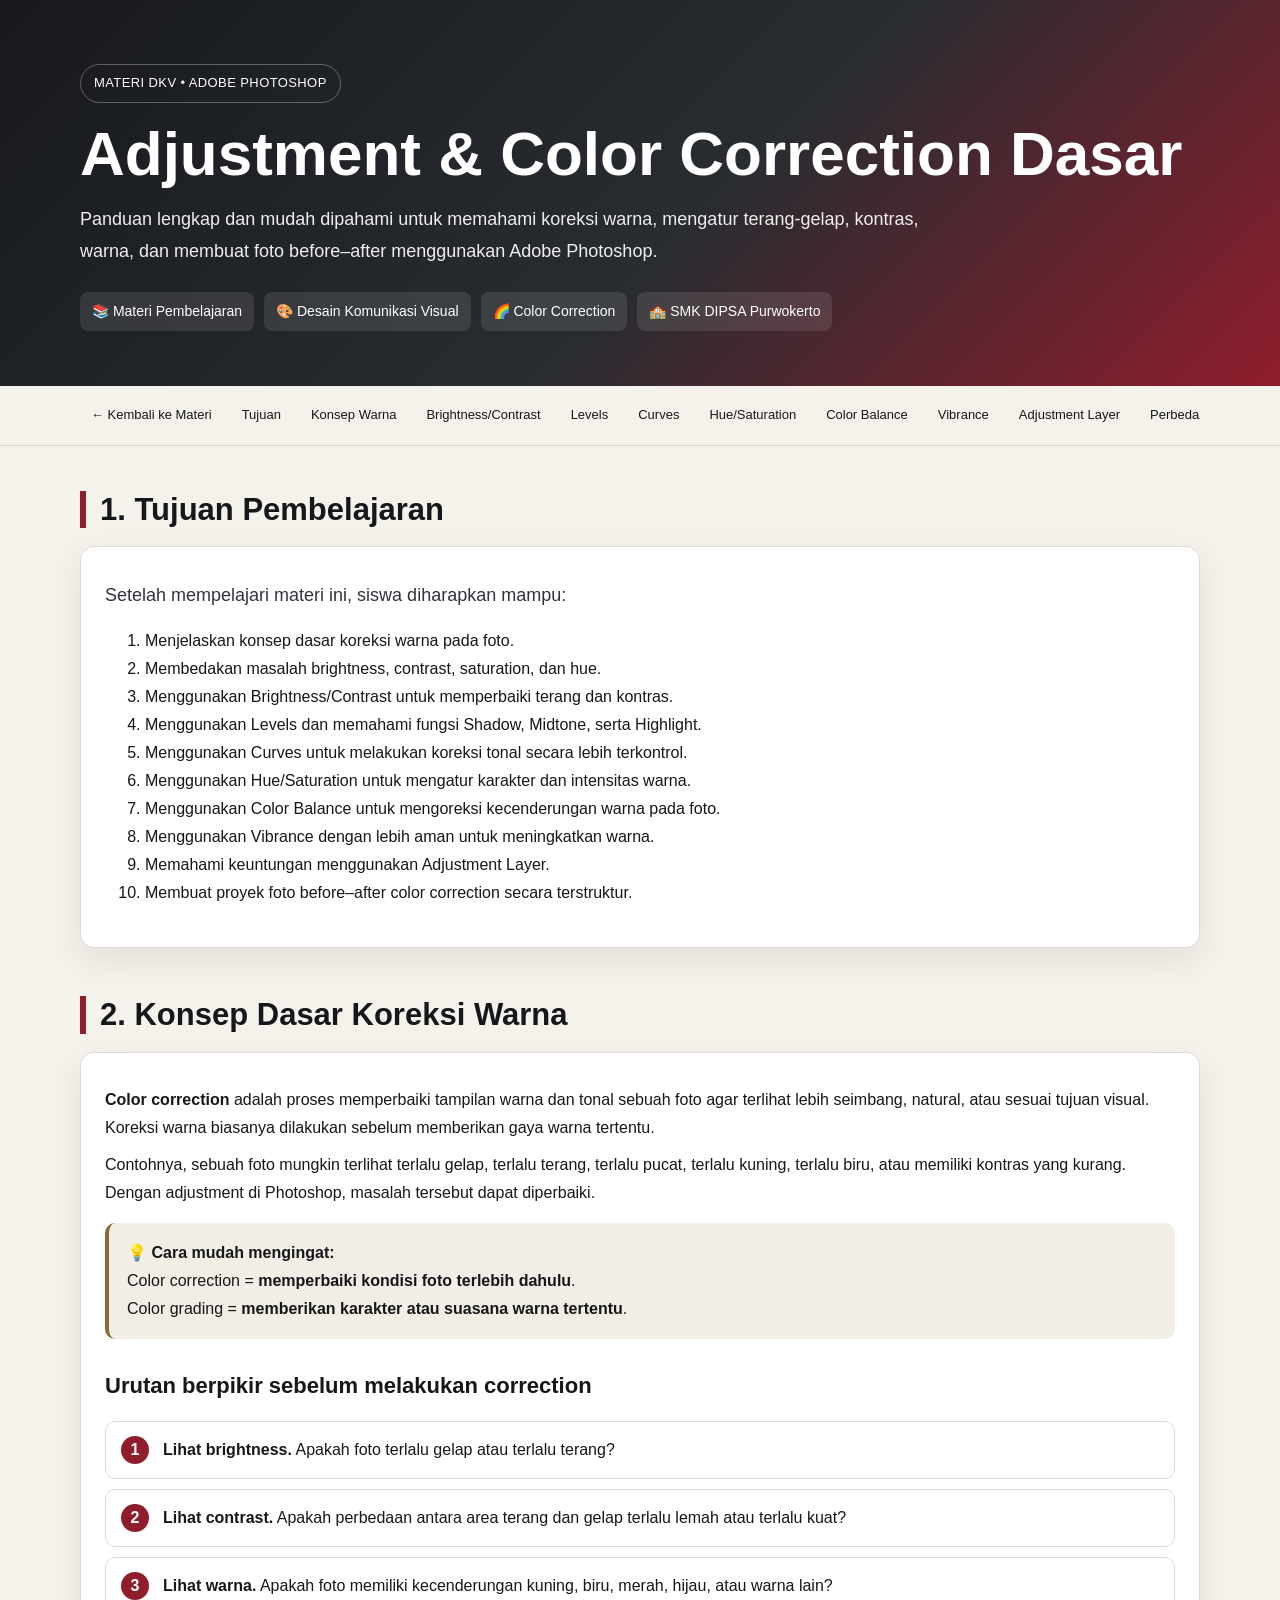
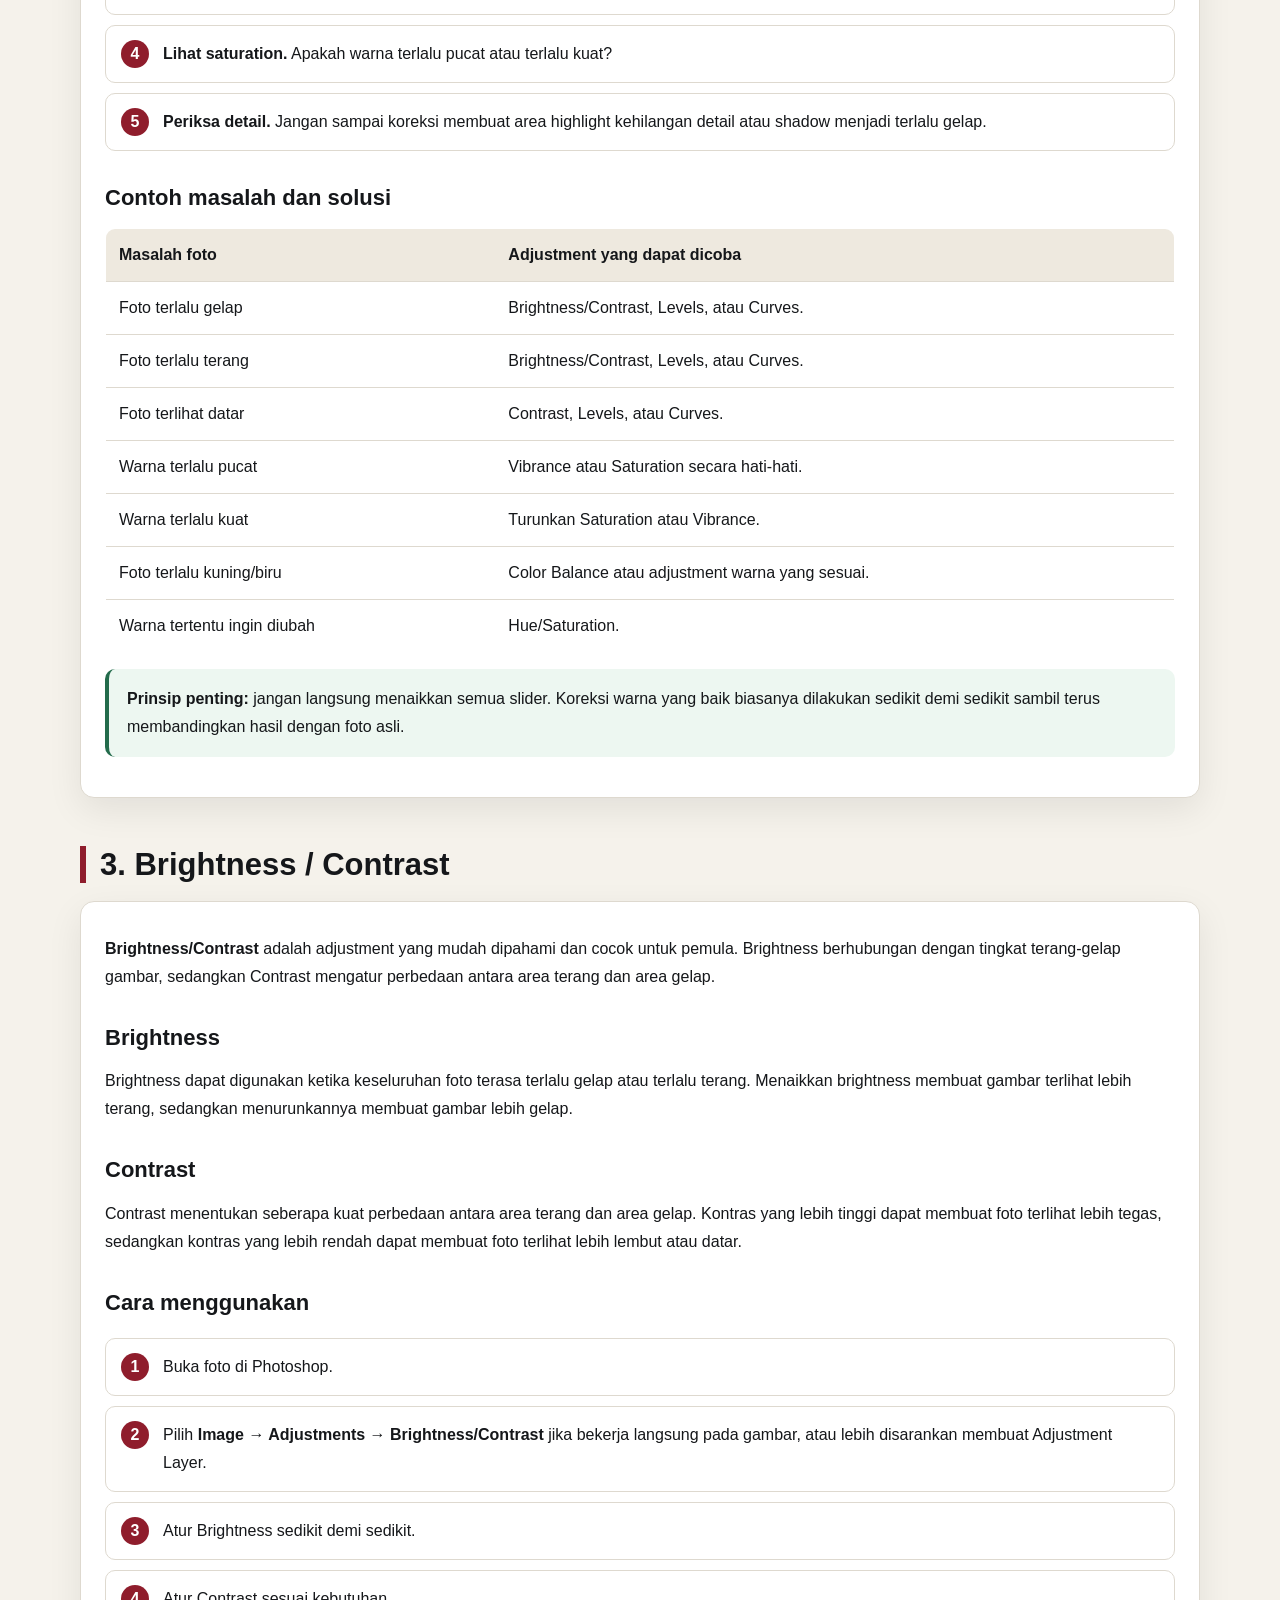
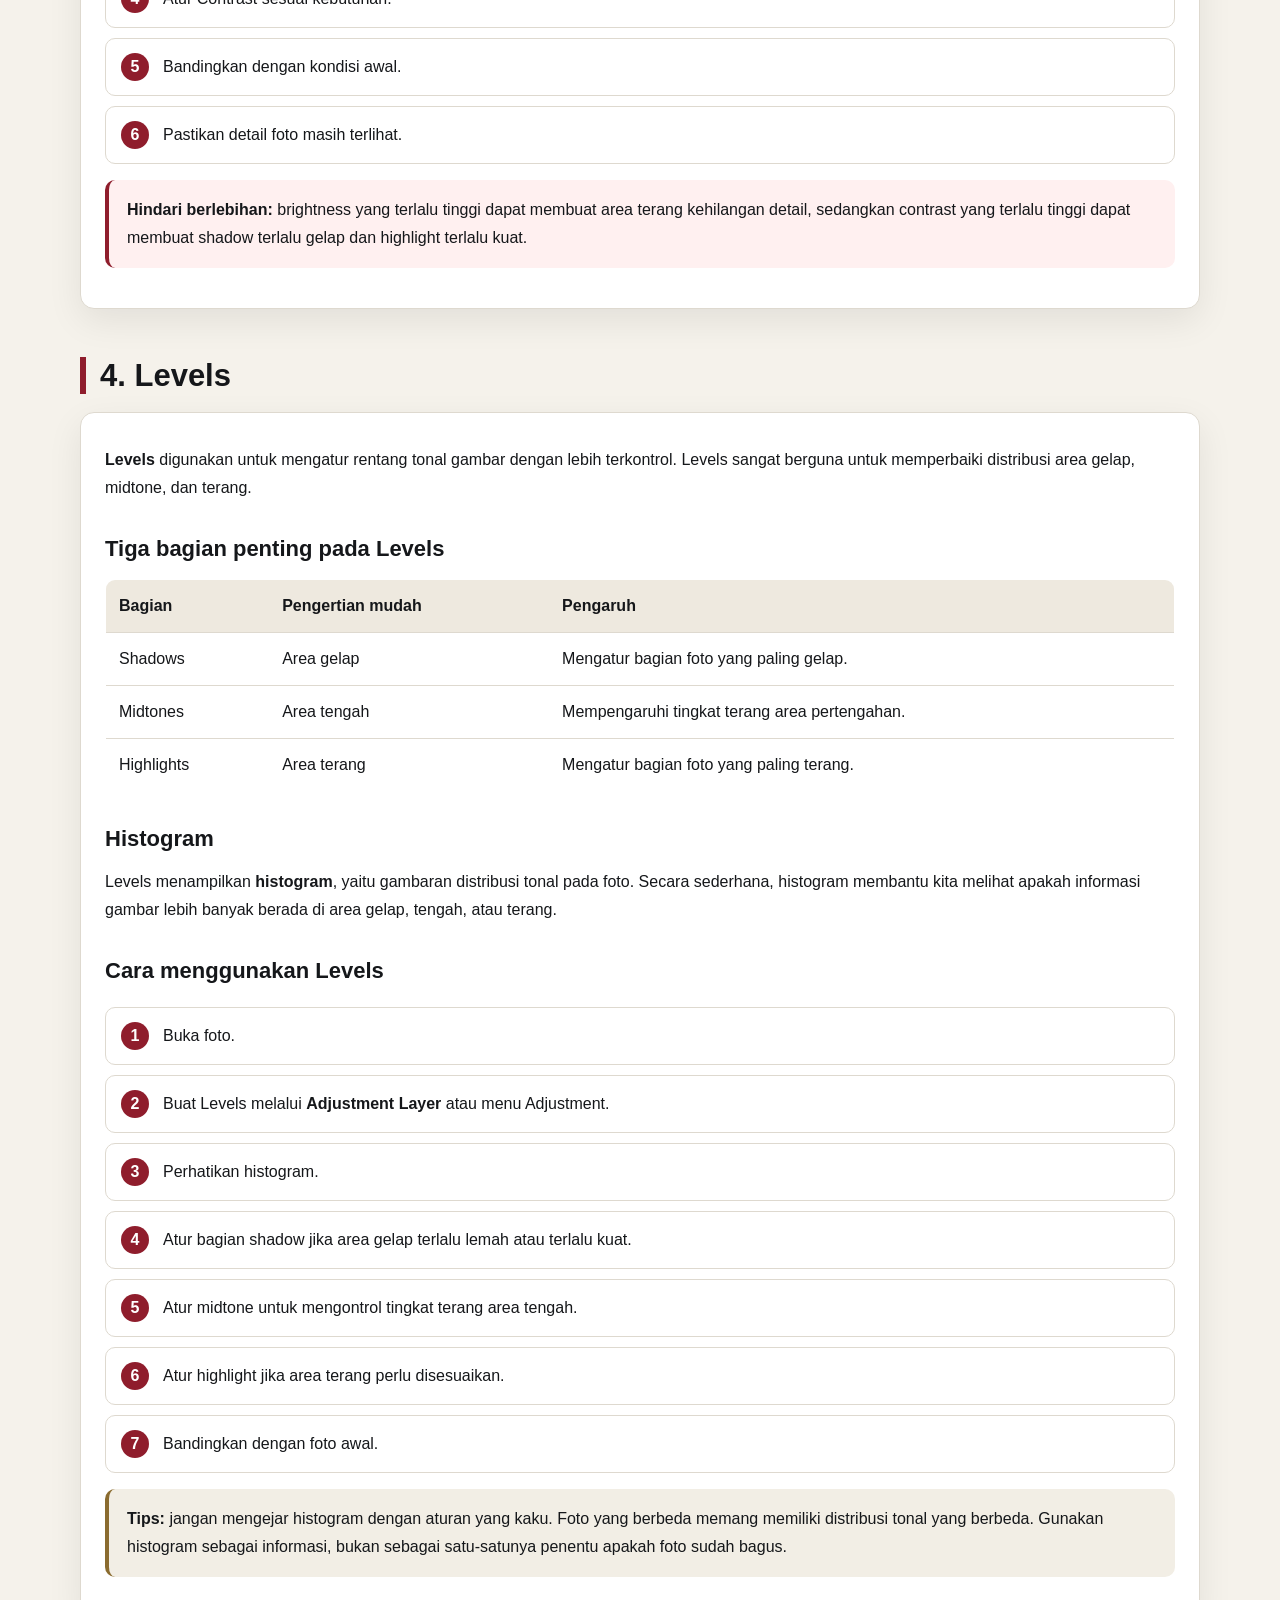
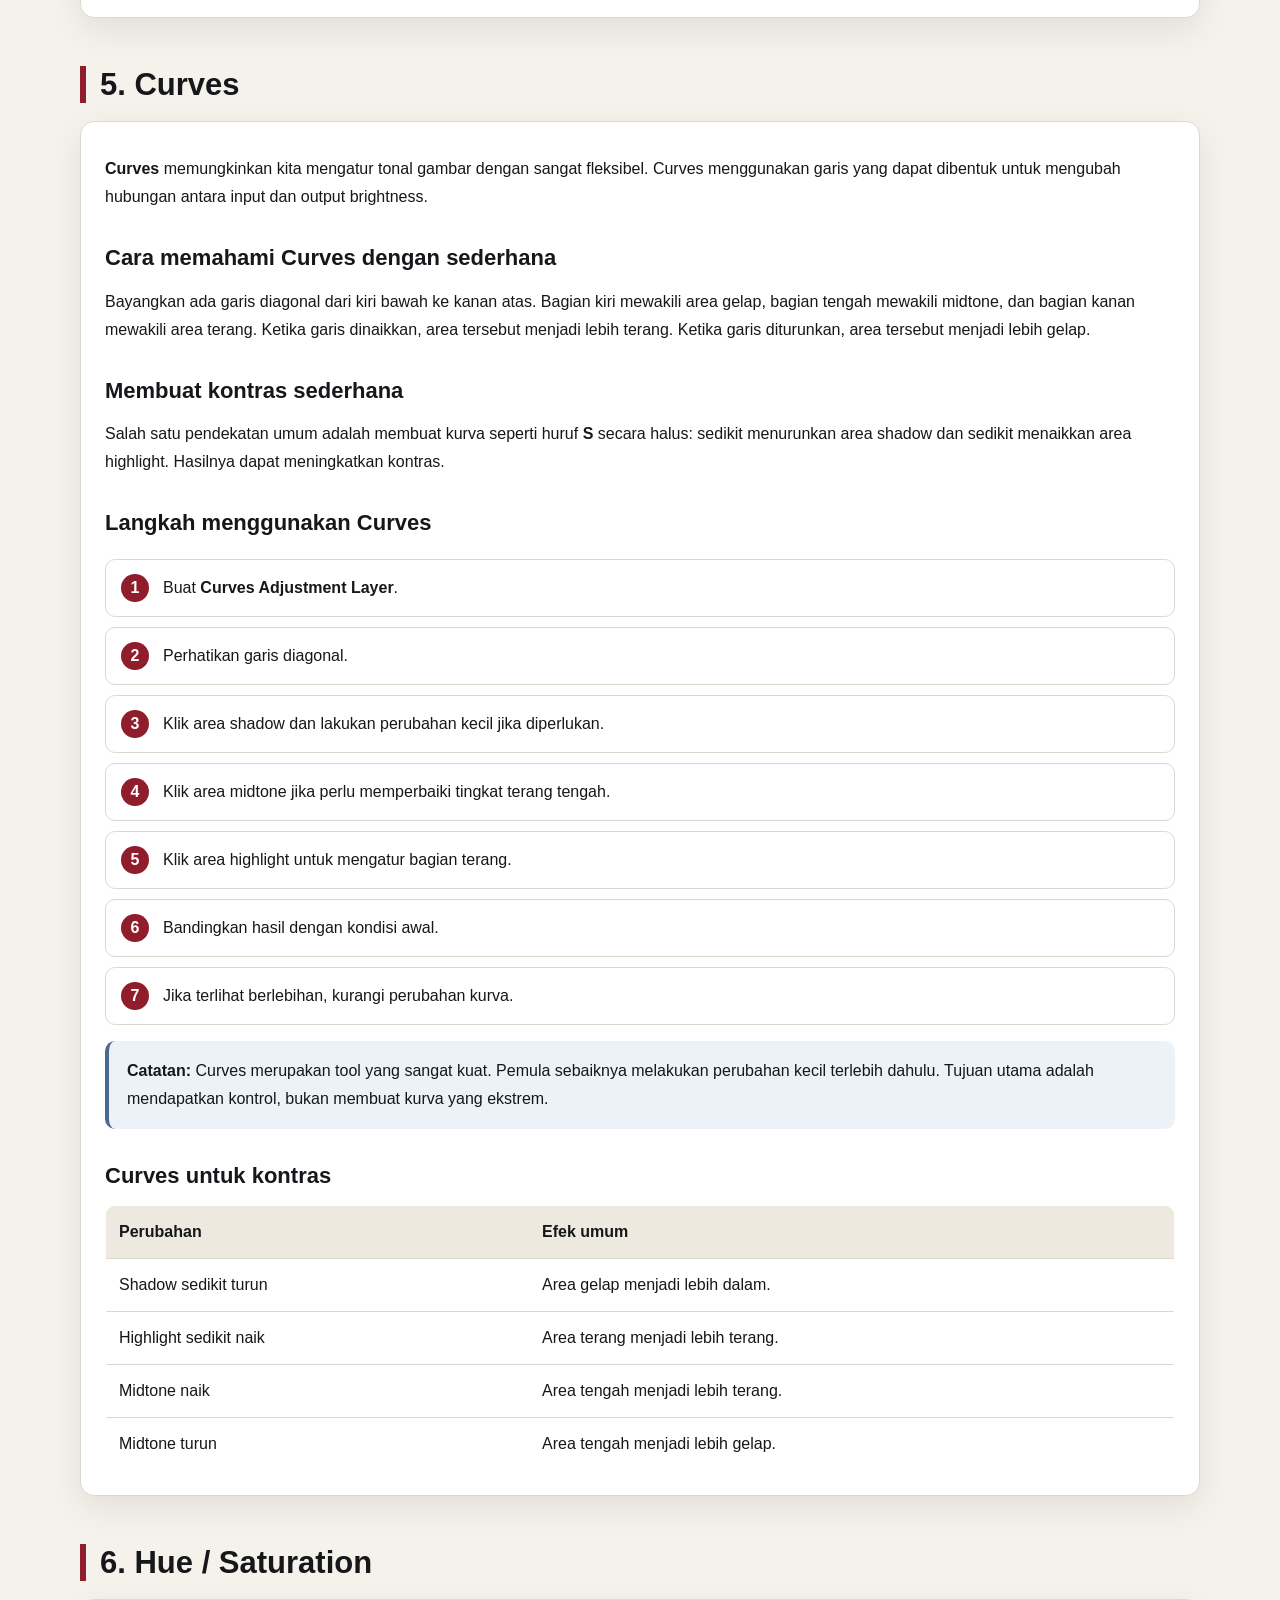
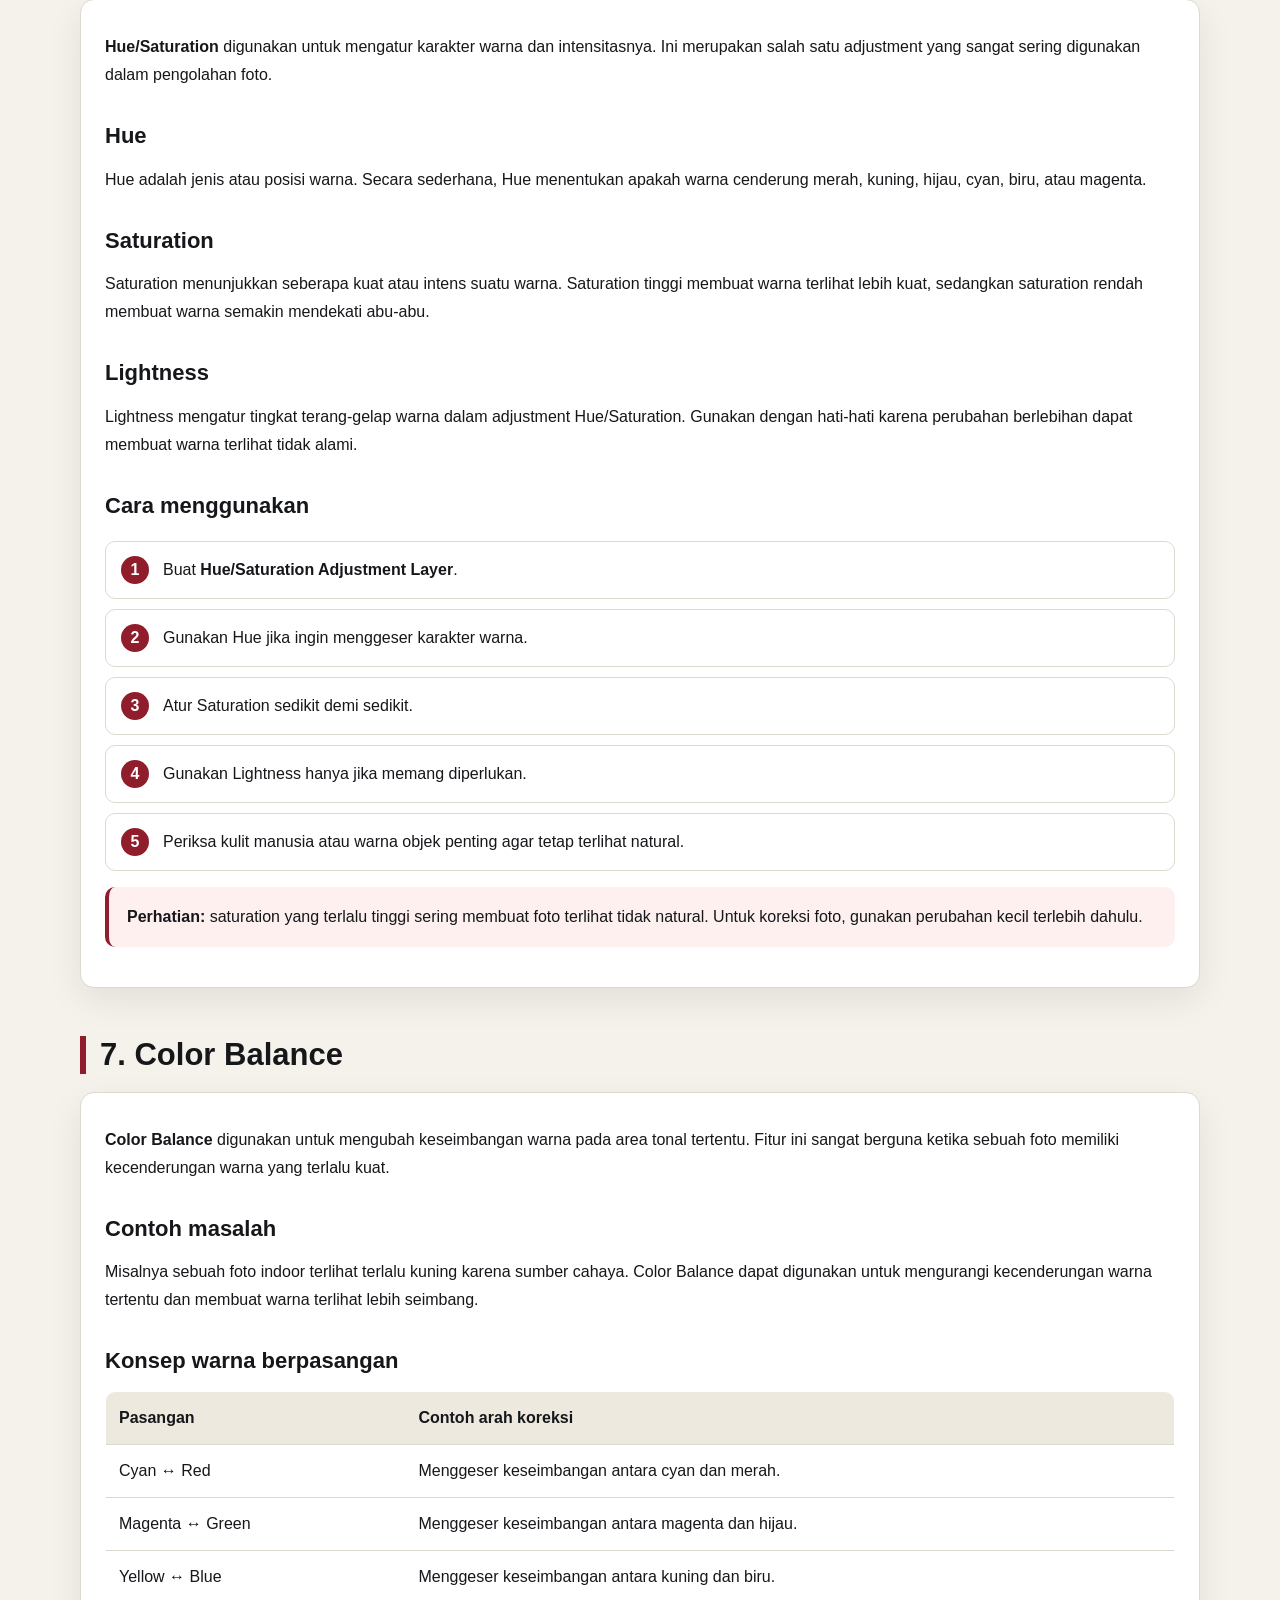
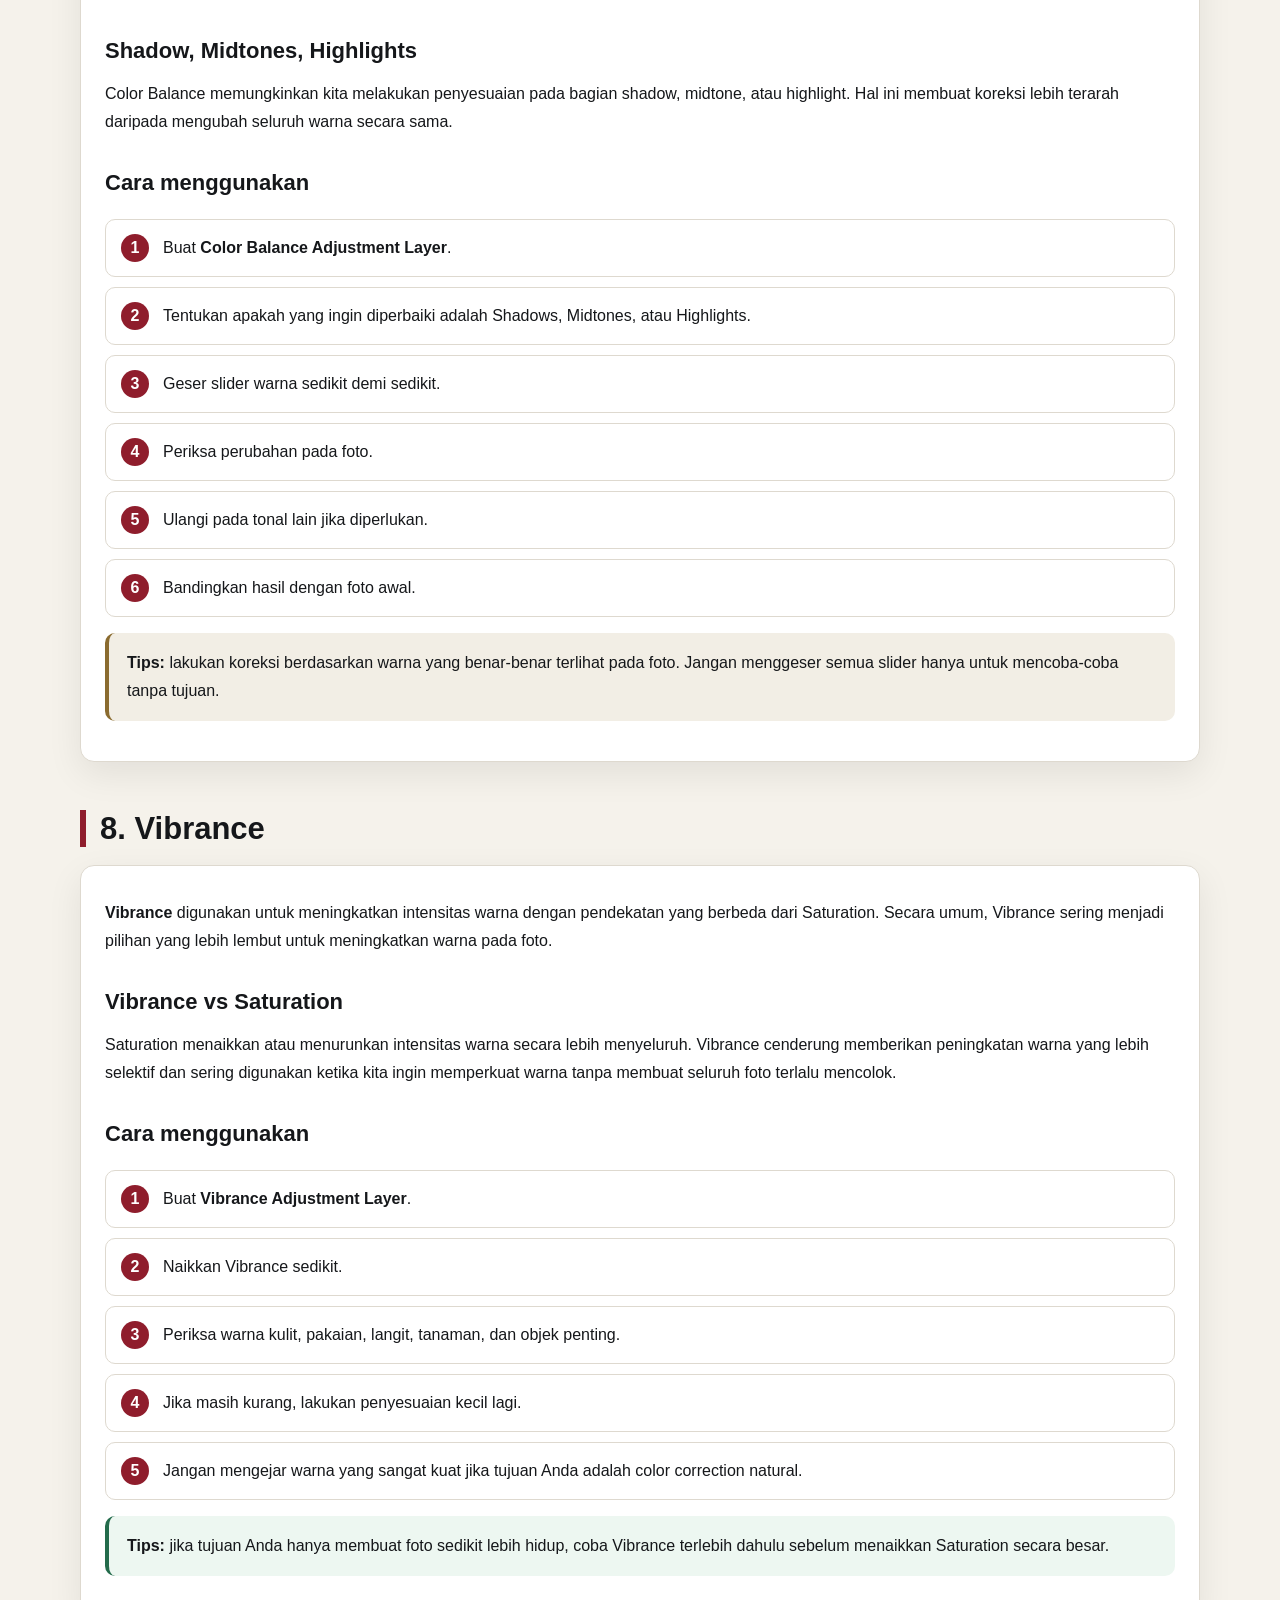
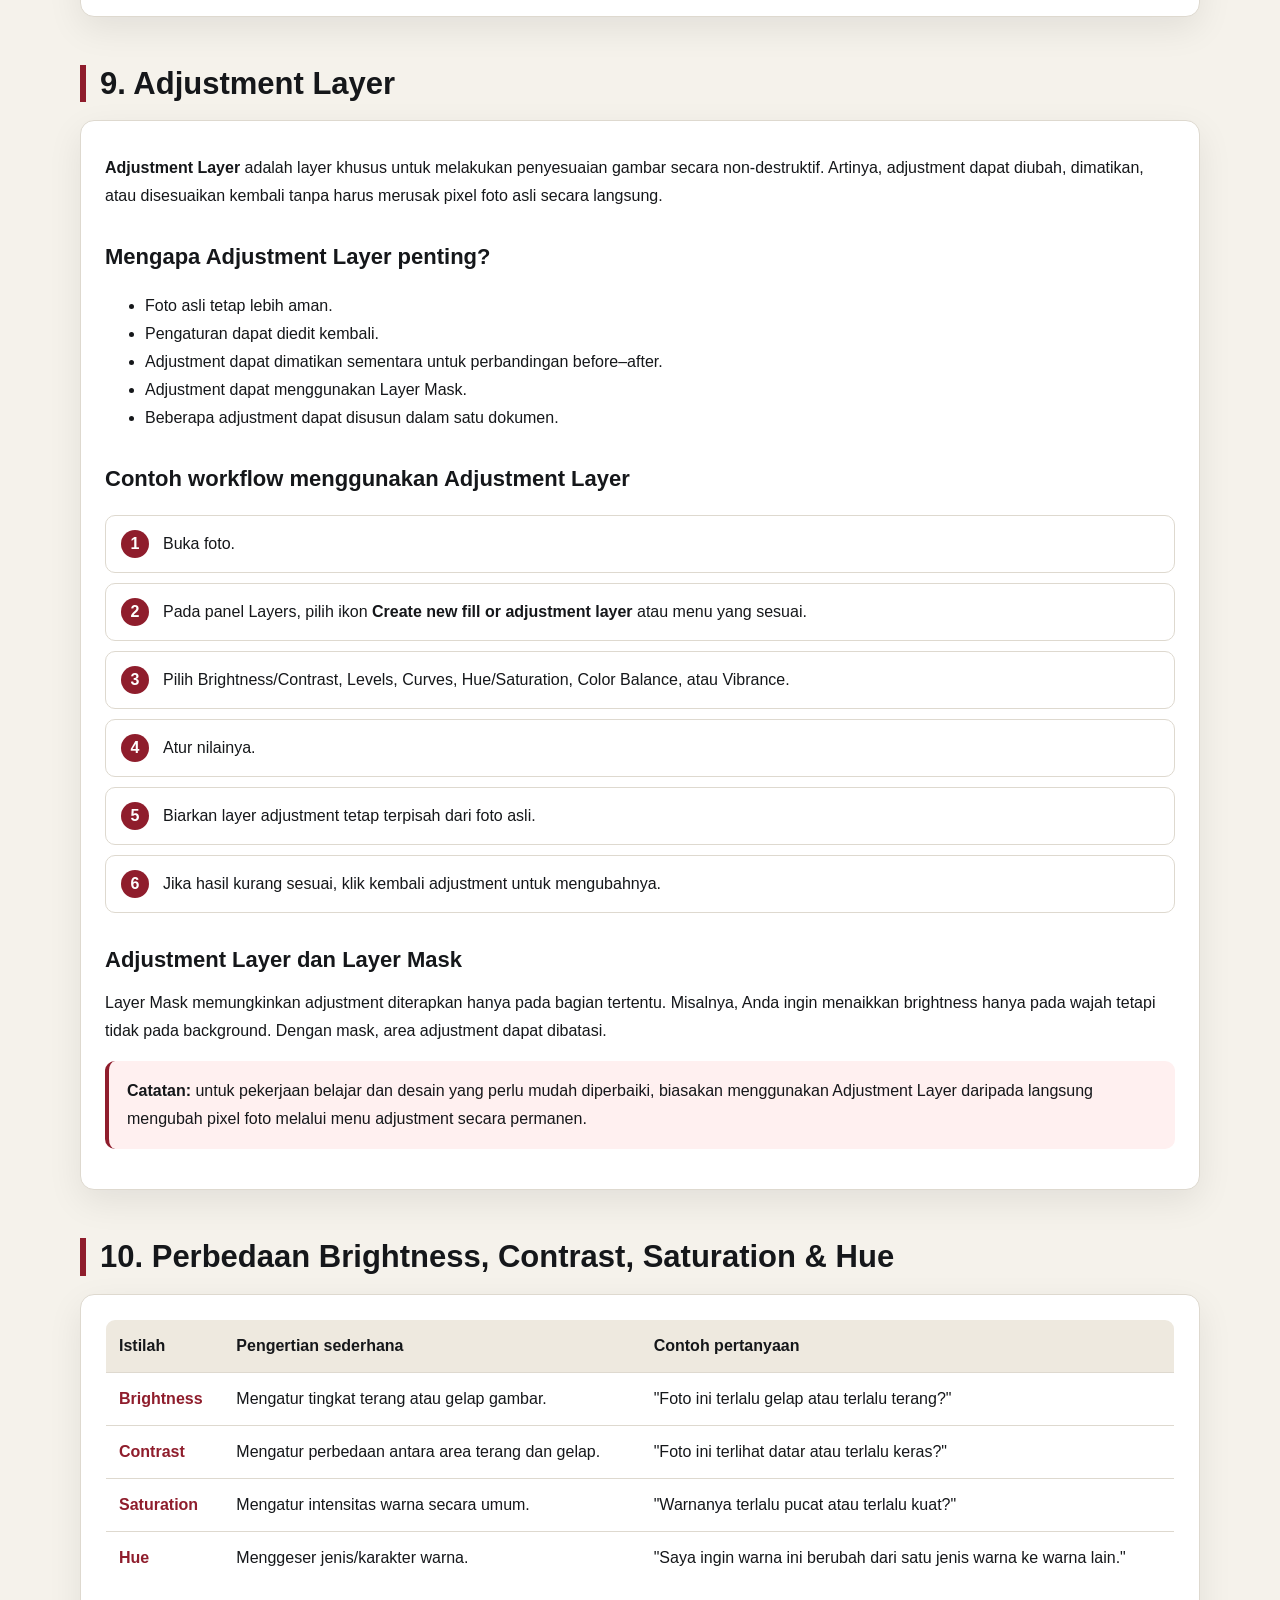
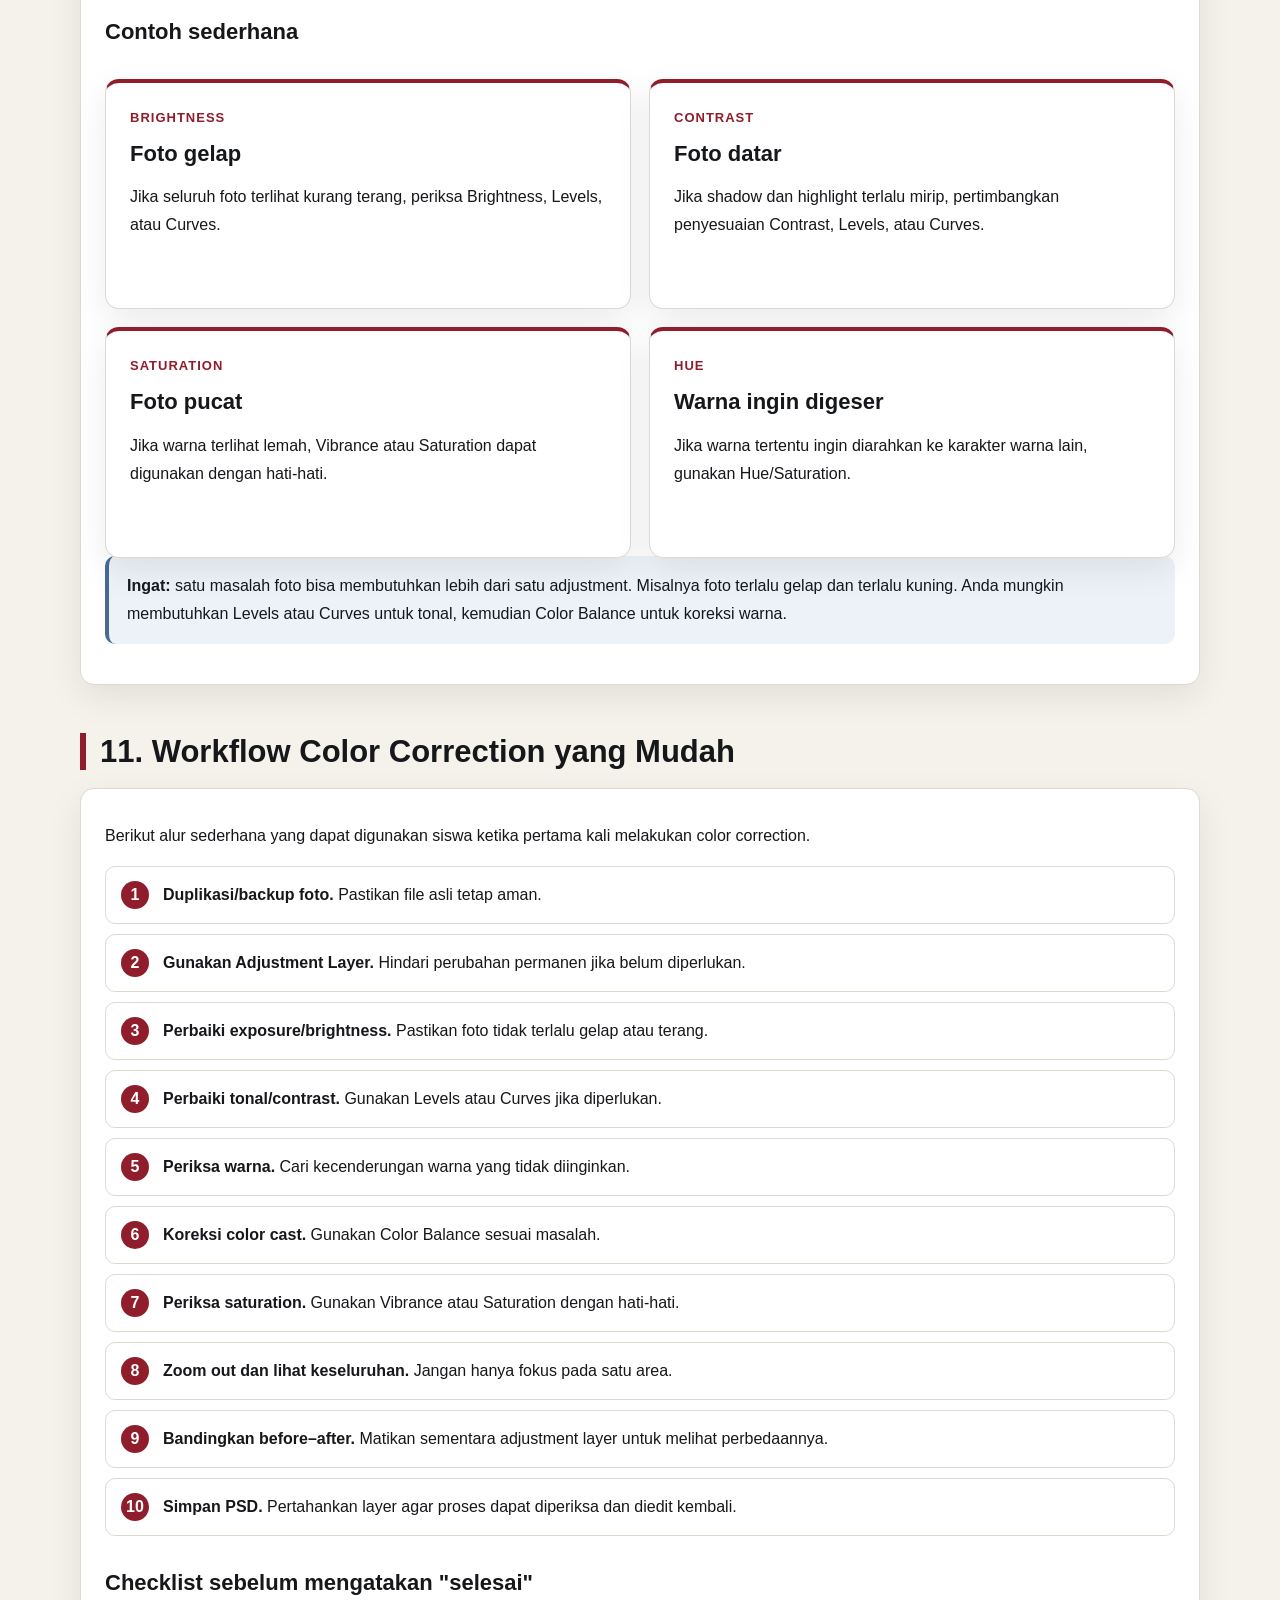
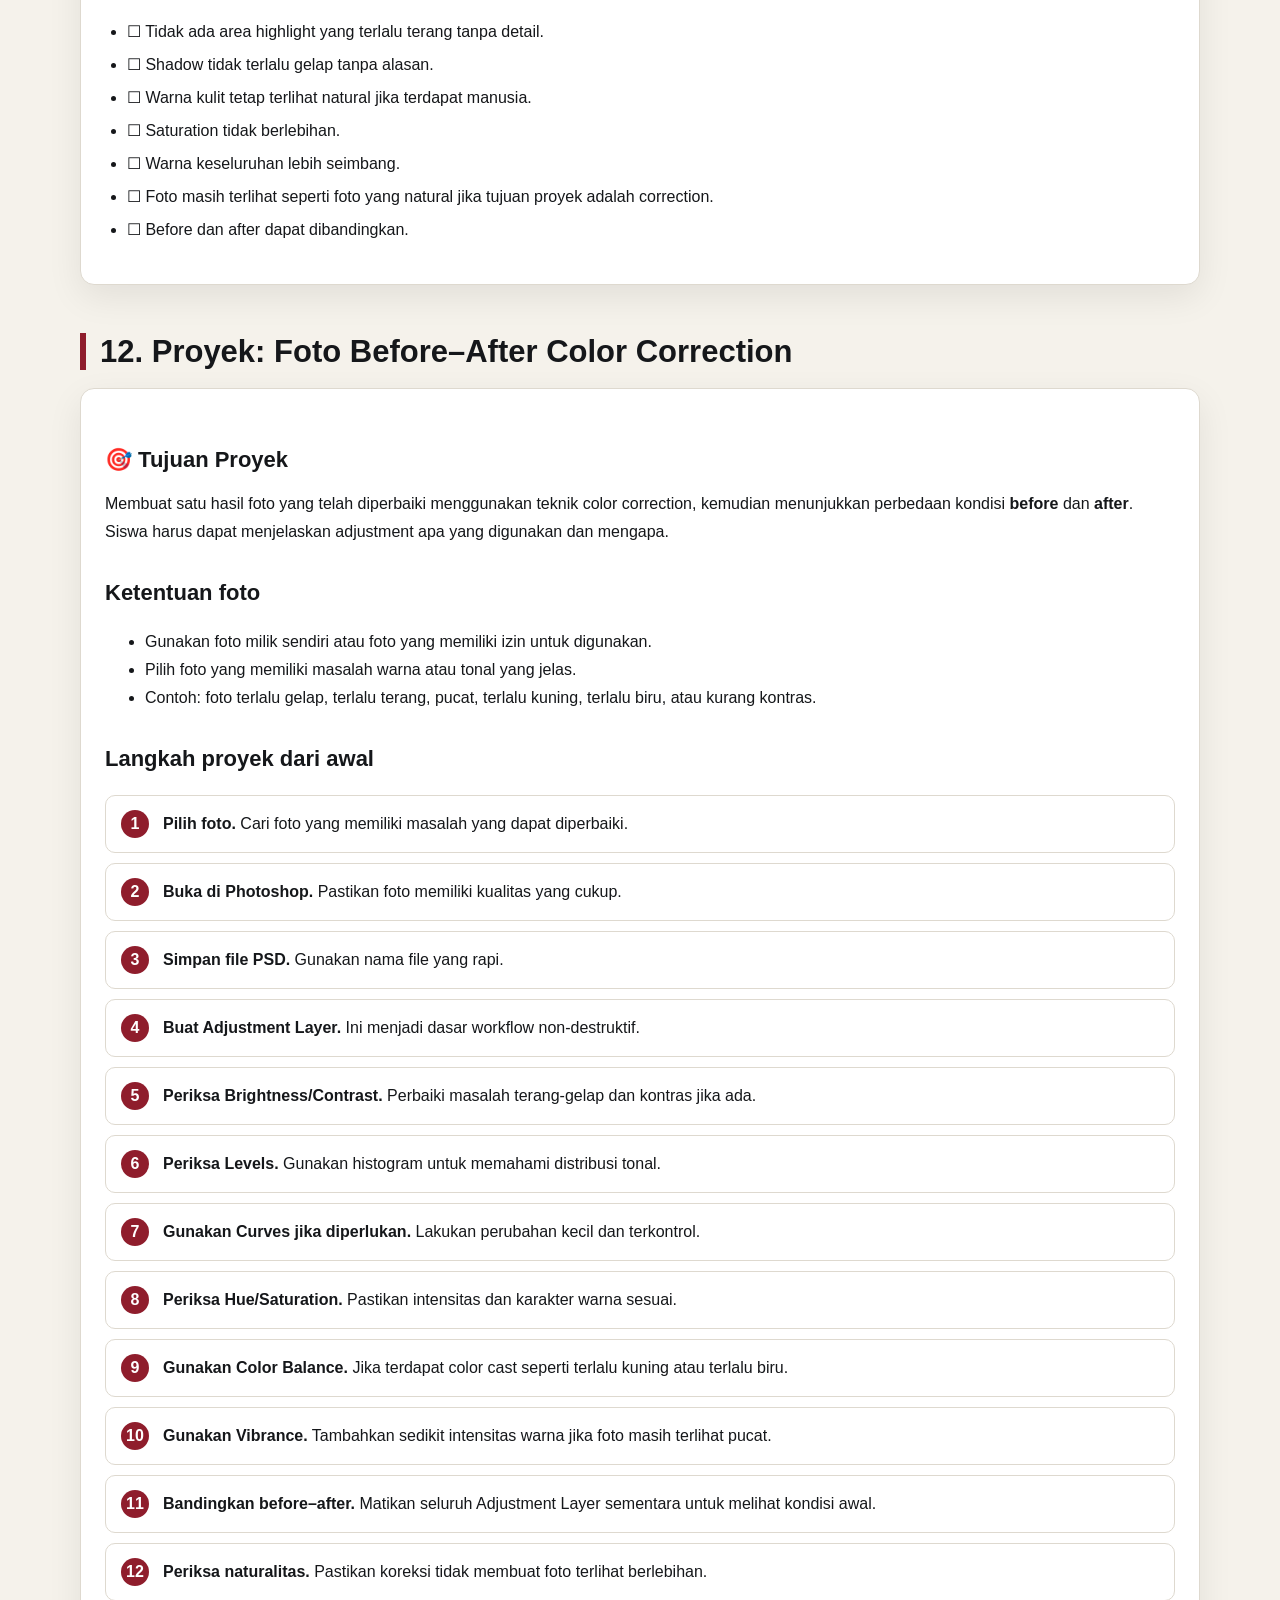
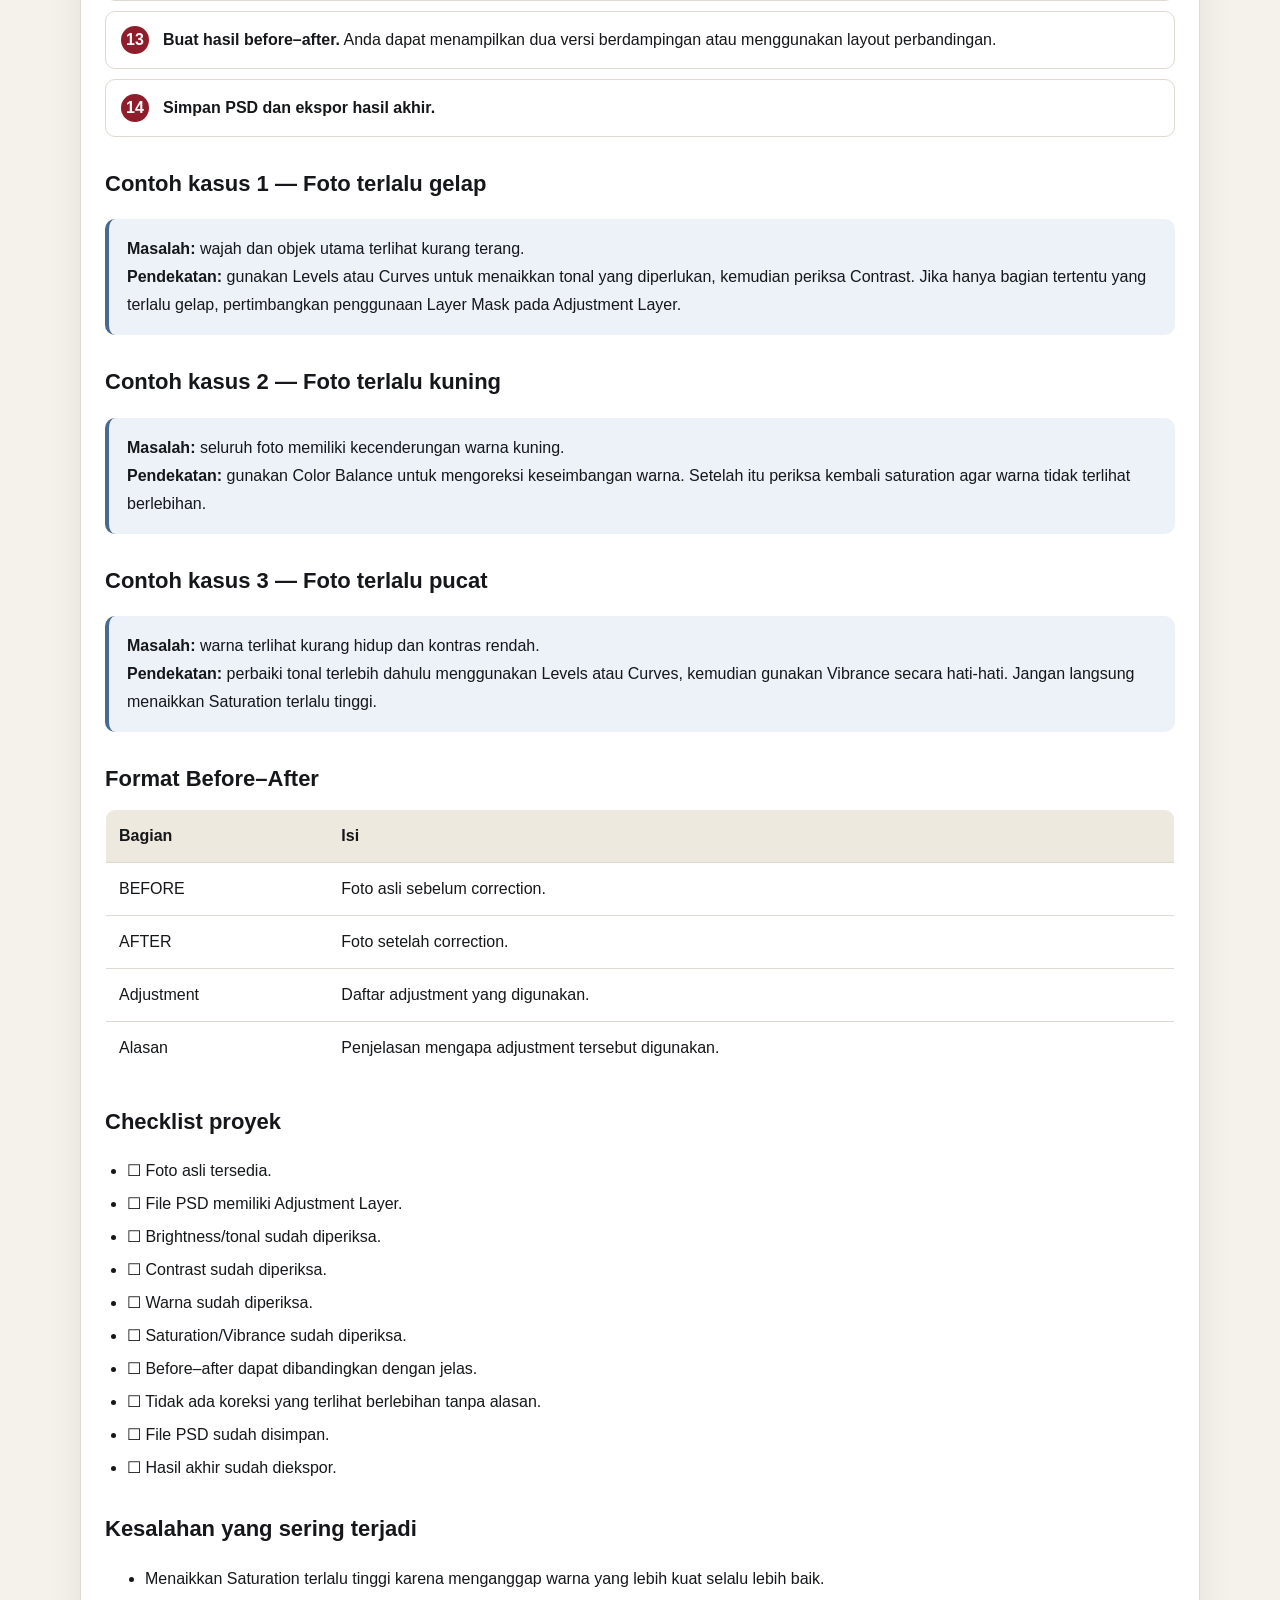
<file: materi/Adjustment Color Correction Dasar pada Photoshop.html>
<!DOCTYPE html>
<html lang="id">
<head>
<meta charset="UTF-8">
<meta name="viewport" content="width=device-width, initial-scale=1.0">
<title>Adjustment & Color Correction Dasar pada Photoshop | SMK DIPSA Purwokerto</title>
<style>
:root{
  --ink:#15171a;--muted:#626872;--paper:#f5f2eb;--white:#fff;
  --accent:#8f1d2c;--line:#ded9cf;--soft:#eee9df;--green:#236b4b;
  --gold:#8a6b2f;--shadow:0 12px 35px rgba(0,0,0,.08)
}
*{box-sizing:border-box}
html{scroll-behavior:smooth}
body{margin:0;font-family:Arial,Helvetica,sans-serif;background:var(--paper);color:var(--ink);line-height:1.75}
a{color:inherit}
.hero{background:linear-gradient(135deg,#17191d 0%,#292c31 55%,#8f1d2c 100%);color:#fff;padding:64px 20px 55px}
.container{width:min(1120px,calc(100% - 40px));margin:auto}
.badge{display:inline-block;padding:7px 13px;border:1px solid rgba(255,255,255,.3);border-radius:999px;font-size:13px;letter-spacing:.4px;margin-bottom:18px}
h1{font-size:clamp(34px,5.7vw,62px);line-height:1.06;margin:0 0 18px}
.hero p{max-width:850px;font-size:18px;color:#eee;margin:0}
.meta{display:flex;flex-wrap:wrap;gap:10px;margin-top:25px}
.meta span{background:rgba(255,255,255,.1);padding:7px 12px;border-radius:8px;font-size:14px}
.toc{position:sticky;top:0;z-index:5;background:rgba(245,242,235,.96);border-bottom:1px solid var(--line);backdrop-filter:blur(8px)}
.toc .container{display:flex;gap:8px;overflow:auto;padding-top:10px;padding-bottom:10px}
.toc a{text-decoration:none;white-space:nowrap;padding:8px 11px;border-radius:7px;font-size:13px}
.toc a:hover{background:var(--soft)}
main{padding:45px 0 70px}
section{margin-bottom:48px}
h2{font-size:31px;line-height:1.2;margin:0 0 18px;border-left:6px solid var(--accent);padding-left:14px}
h3{font-size:22px;margin:28px 0 10px}
h4{font-size:17px;margin:20px 0 7px}
p{margin:9px 0}
.lead{font-size:18px;color:#30343a}
.card{background:var(--white);border:1px solid var(--line);border-radius:14px;padding:24px;box-shadow:var(--shadow);margin:18px 0}
.grid{display:grid;grid-template-columns:repeat(2,minmax(0,1fr));gap:18px}
.tool{border-top:4px solid var(--accent);height:100%}
.tool .num{font-size:13px;color:var(--accent);font-weight:700;text-transform:uppercase;letter-spacing:1px}
.tool h3{margin-top:5px}
.tip,.warning,.success,.info{padding:16px 18px;border-radius:10px;margin:16px 0}
.tip{background:#f2eee5;border-left:4px solid var(--gold)}
.warning{background:#fff0f0;border-left:4px solid var(--accent)}
.success{background:#edf7f1;border-left:4px solid var(--green)}
.info{background:#edf2f8;border-left:4px solid #486a91}
.steps{counter-reset:step;list-style:none;padding:0}
.steps li{counter-increment:step;position:relative;padding:14px 15px 14px 57px;background:#fff;border:1px solid var(--line);border-radius:10px;margin:10px 0}
.steps li:before{content:counter(step);position:absolute;left:15px;top:14px;width:28px;height:28px;border-radius:50%;background:var(--accent);color:#fff;text-align:center;line-height:28px;font-weight:bold}
code{background:#eeeae2;border:1px solid #ded8ce;padding:2px 6px;border-radius:5px;font-family:Consolas,monospace}
kbd{background:#25272b;color:#fff;border-radius:5px;padding:3px 7px;font:13px Consolas,monospace}
table{width:100%;border-collapse:collapse;background:#fff;border:1px solid var(--line);border-radius:10px;overflow:hidden}
th,td{border-bottom:1px solid var(--line);padding:12px 13px;text-align:left;vertical-align:top}
th{background:#eee9df}
tr:last-child td{border-bottom:0}
.question{background:#fff;border:1px solid var(--line);border-radius:12px;padding:20px;margin:14px 0}
.question strong{color:var(--accent)}
details{background:#f8f6f1;border:1px solid var(--line);border-radius:9px;padding:11px 14px;margin-top:10px}
summary{cursor:pointer;font-weight:700}
.task-number{display:inline-flex;width:32px;height:32px;align-items:center;justify-content:center;background:var(--accent);color:#fff;border-radius:50%;font-weight:bold;margin-right:8px}
.checklist{padding-left:22px}.checklist li{margin:5px 0}
.footer{background:#17191d;color:#ddd;padding:35px 20px}
.footer p{margin:4px 0;color:#bbb}
.term{font-weight:700;color:var(--accent)}
@media(max-width:760px){
  .container{width:min(100% - 24px,1120px)}
  .grid{grid-template-columns:1fr}.hero{padding-top:42px}.card{padding:18px}
  h2{font-size:26px}.toc .container{width:100%}
}
@media print{.toc{display:none}.hero{background:#222!important}.card{box-shadow:none}body{background:#fff}}
</style>
</head>
<body>

<header class="hero">
<div class="container">
<span class="badge">MATERI DKV • ADOBE PHOTOSHOP</span>
<h1>Adjustment & Color Correction Dasar</h1>
<p>
Panduan lengkap dan mudah dipahami untuk memahami koreksi warna,
mengatur terang-gelap, kontras, warna, dan membuat foto before–after
menggunakan Adobe Photoshop.
</p>
<div class="meta">
<span>📚 Materi Pembelajaran</span>
<span>🎨 Desain Komunikasi Visual</span>
<span>🌈 Color Correction</span>
<span>🏫 SMK DIPSA Purwokerto</span>
</div>
</div>
</header>

<nav class="toc">
<div class="container">
  <a href="../index.html" class="back-btn">
        ← Kembali ke Materi
<a href="#tujuan">Tujuan</a>
<a href="#konsep">Konsep Warna</a>
<a href="#brightness">Brightness/Contrast</a>
<a href="#levels">Levels</a>
<a href="#curves">Curves</a>
<a href="#huesat">Hue/Saturation</a>
<a href="#colorbalance">Color Balance</a>
<a href="#vibrance">Vibrance</a>
<a href="#layer">Adjustment Layer</a>
<a href="#perbedaan">Perbedaan Istilah</a>
<a href="#workflow">Workflow</a>
<a href="#proyek">Proyek</a>
<a href="#soal">5 Soal</a>
<a href="#tugas">5 Tugas</a>
<a href="#ringkasan">Ringkasan</a>
</div>
</nav>

<main><div class="container">

<section id="tujuan">
<h2>1. Tujuan Pembelajaran</h2>
<div class="card">
<p class="lead">Setelah mempelajari materi ini, siswa diharapkan mampu:</p>
<ol>
<li>Menjelaskan konsep dasar koreksi warna pada foto.</li>
<li>Membedakan masalah brightness, contrast, saturation, dan hue.</li>
<li>Menggunakan Brightness/Contrast untuk memperbaiki terang dan kontras.</li>
<li>Menggunakan Levels dan memahami fungsi Shadow, Midtone, serta Highlight.</li>
<li>Menggunakan Curves untuk melakukan koreksi tonal secara lebih terkontrol.</li>
<li>Menggunakan Hue/Saturation untuk mengatur karakter dan intensitas warna.</li>
<li>Menggunakan Color Balance untuk mengoreksi kecenderungan warna pada foto.</li>
<li>Menggunakan Vibrance dengan lebih aman untuk meningkatkan warna.</li>
<li>Memahami keuntungan menggunakan Adjustment Layer.</li>
<li>Membuat proyek foto before–after color correction secara terstruktur.</li>
</ol>
</div>
</section>

<section id="konsep">
<h2>2. Konsep Dasar Koreksi Warna</h2>
<div class="card">
<p>
<strong>Color correction</strong> adalah proses memperbaiki tampilan warna dan tonal
sebuah foto agar terlihat lebih seimbang, natural, atau sesuai tujuan visual.
Koreksi warna biasanya dilakukan sebelum memberikan gaya warna tertentu.
</p>

<p>
Contohnya, sebuah foto mungkin terlihat terlalu gelap, terlalu terang, terlalu pucat,
terlalu kuning, terlalu biru, atau memiliki kontras yang kurang. Dengan adjustment
di Photoshop, masalah tersebut dapat diperbaiki.
</p>

<div class="tip">
<strong>💡 Cara mudah mengingat:</strong><br>
Color correction = <strong>memperbaiki kondisi foto terlebih dahulu</strong>.<br>
Color grading = <strong>memberikan karakter atau suasana warna tertentu</strong>.
</div>

<h3>Urutan berpikir sebelum melakukan correction</h3>
<ol class="steps">
<li><strong>Lihat brightness.</strong> Apakah foto terlalu gelap atau terlalu terang?</li>
<li><strong>Lihat contrast.</strong> Apakah perbedaan antara area terang dan gelap terlalu lemah atau terlalu kuat?</li>
<li><strong>Lihat warna.</strong> Apakah foto memiliki kecenderungan kuning, biru, merah, hijau, atau warna lain?</li>
<li><strong>Lihat saturation.</strong> Apakah warna terlalu pucat atau terlalu kuat?</li>
<li><strong>Periksa detail.</strong> Jangan sampai koreksi membuat area highlight kehilangan detail atau shadow menjadi terlalu gelap.</li>
</ol>

<h3>Contoh masalah dan solusi</h3>
<table>
<thead><tr><th>Masalah foto</th><th>Adjustment yang dapat dicoba</th></tr></thead>
<tbody>
<tr><td>Foto terlalu gelap</td><td>Brightness/Contrast, Levels, atau Curves.</td></tr>
<tr><td>Foto terlalu terang</td><td>Brightness/Contrast, Levels, atau Curves.</td></tr>
<tr><td>Foto terlihat datar</td><td>Contrast, Levels, atau Curves.</td></tr>
<tr><td>Warna terlalu pucat</td><td>Vibrance atau Saturation secara hati-hati.</td></tr>
<tr><td>Warna terlalu kuat</td><td>Turunkan Saturation atau Vibrance.</td></tr>
<tr><td>Foto terlalu kuning/biru</td><td>Color Balance atau adjustment warna yang sesuai.</td></tr>
<tr><td>Warna tertentu ingin diubah</td><td>Hue/Saturation.</td></tr>
</tbody>
</table>

<div class="success">
<strong>Prinsip penting:</strong> jangan langsung menaikkan semua slider.
Koreksi warna yang baik biasanya dilakukan sedikit demi sedikit sambil terus
membandingkan hasil dengan foto asli.
</div>
</div>
</section>

<section id="brightness">
<h2>3. Brightness / Contrast</h2>
<div class="card">
<p>
<strong>Brightness/Contrast</strong> adalah adjustment yang mudah dipahami dan cocok
untuk pemula. Brightness berhubungan dengan tingkat terang-gelap gambar, sedangkan
Contrast mengatur perbedaan antara area terang dan area gelap.
</p>

<h3>Brightness</h3>
<p>
Brightness dapat digunakan ketika keseluruhan foto terasa terlalu gelap atau terlalu terang.
Menaikkan brightness membuat gambar terlihat lebih terang, sedangkan menurunkannya
membuat gambar lebih gelap.
</p>

<h3>Contrast</h3>
<p>
Contrast menentukan seberapa kuat perbedaan antara area terang dan area gelap.
Kontras yang lebih tinggi dapat membuat foto terlihat lebih tegas, sedangkan kontras
yang lebih rendah dapat membuat foto terlihat lebih lembut atau datar.
</p>

<h3>Cara menggunakan</h3>
<ol class="steps">
<li>Buka foto di Photoshop.</li>
<li>Pilih <strong>Image → Adjustments → Brightness/Contrast</strong> jika bekerja langsung pada gambar, atau lebih disarankan membuat Adjustment Layer.</li>
<li>Atur Brightness sedikit demi sedikit.</li>
<li>Atur Contrast sesuai kebutuhan.</li>
<li>Bandingkan dengan kondisi awal.</li>
<li>Pastikan detail foto masih terlihat.</li>
</ol>

<div class="warning">
<strong>Hindari berlebihan:</strong> brightness yang terlalu tinggi dapat membuat area terang
kehilangan detail, sedangkan contrast yang terlalu tinggi dapat membuat shadow terlalu gelap
dan highlight terlalu kuat.
</div>
</div>
</section>

<section id="levels">
<h2>4. Levels</h2>
<div class="card">
<p>
<strong>Levels</strong> digunakan untuk mengatur rentang tonal gambar dengan lebih terkontrol.
Levels sangat berguna untuk memperbaiki distribusi area gelap, midtone, dan terang.
</p>

<h3>Tiga bagian penting pada Levels</h3>
<table>
<thead><tr><th>Bagian</th><th>Pengertian mudah</th><th>Pengaruh</th></tr></thead>
<tbody>
<tr><td>Shadows</td><td>Area gelap</td><td>Mengatur bagian foto yang paling gelap.</td></tr>
<tr><td>Midtones</td><td>Area tengah</td><td>Mempengaruhi tingkat terang area pertengahan.</td></tr>
<tr><td>Highlights</td><td>Area terang</td><td>Mengatur bagian foto yang paling terang.</td></tr>
</tbody>
</table>

<h3>Histogram</h3>
<p>
Levels menampilkan <strong>histogram</strong>, yaitu gambaran distribusi tonal pada foto.
Secara sederhana, histogram membantu kita melihat apakah informasi gambar lebih banyak
berada di area gelap, tengah, atau terang.
</p>

<h3>Cara menggunakan Levels</h3>
<ol class="steps">
<li>Buka foto.</li>
<li>Buat Levels melalui <strong>Adjustment Layer</strong> atau menu Adjustment.</li>
<li>Perhatikan histogram.</li>
<li>Atur bagian shadow jika area gelap terlalu lemah atau terlalu kuat.</li>
<li>Atur midtone untuk mengontrol tingkat terang area tengah.</li>
<li>Atur highlight jika area terang perlu disesuaikan.</li>
<li>Bandingkan dengan foto awal.</li>
</ol>

<div class="tip">
<strong>Tips:</strong> jangan mengejar histogram dengan aturan yang kaku. Foto yang berbeda
memang memiliki distribusi tonal yang berbeda. Gunakan histogram sebagai informasi,
bukan sebagai satu-satunya penentu apakah foto sudah bagus.
</div>
</div>
</section>

<section id="curves">
<h2>5. Curves</h2>
<div class="card">
<p>
<strong>Curves</strong> memungkinkan kita mengatur tonal gambar dengan sangat fleksibel.
Curves menggunakan garis yang dapat dibentuk untuk mengubah hubungan antara input
dan output brightness.
</p>

<h3>Cara memahami Curves dengan sederhana</h3>
<p>
Bayangkan ada garis diagonal dari kiri bawah ke kanan atas. Bagian kiri mewakili
area gelap, bagian tengah mewakili midtone, dan bagian kanan mewakili area terang.
Ketika garis dinaikkan, area tersebut menjadi lebih terang. Ketika garis diturunkan,
area tersebut menjadi lebih gelap.
</p>

<h3>Membuat kontras sederhana</h3>
<p>
Salah satu pendekatan umum adalah membuat kurva seperti huruf <strong>S</strong> secara
halus: sedikit menurunkan area shadow dan sedikit menaikkan area highlight.
Hasilnya dapat meningkatkan kontras.
</p>

<h3>Langkah menggunakan Curves</h3>
<ol class="steps">
<li>Buat <strong>Curves Adjustment Layer</strong>.</li>
<li>Perhatikan garis diagonal.</li>
<li>Klik area shadow dan lakukan perubahan kecil jika diperlukan.</li>
<li>Klik area midtone jika perlu memperbaiki tingkat terang tengah.</li>
<li>Klik area highlight untuk mengatur bagian terang.</li>
<li>Bandingkan hasil dengan kondisi awal.</li>
<li>Jika terlihat berlebihan, kurangi perubahan kurva.</li>
</ol>

<div class="info">
<strong>Catatan:</strong> Curves merupakan tool yang sangat kuat. Pemula sebaiknya
melakukan perubahan kecil terlebih dahulu. Tujuan utama adalah mendapatkan kontrol,
bukan membuat kurva yang ekstrem.
</div>

<h3>Curves untuk kontras</h3>
<table>
<thead><tr><th>Perubahan</th><th>Efek umum</th></tr></thead>
<tbody>
<tr><td>Shadow sedikit turun</td><td>Area gelap menjadi lebih dalam.</td></tr>
<tr><td>Highlight sedikit naik</td><td>Area terang menjadi lebih terang.</td></tr>
<tr><td>Midtone naik</td><td>Area tengah menjadi lebih terang.</td></tr>
<tr><td>Midtone turun</td><td>Area tengah menjadi lebih gelap.</td></tr>
</tbody>
</table>
</div>
</section>

<section id="huesat">
<h2>6. Hue / Saturation</h2>
<div class="card">
<p>
<strong>Hue/Saturation</strong> digunakan untuk mengatur karakter warna dan intensitasnya.
Ini merupakan salah satu adjustment yang sangat sering digunakan dalam pengolahan foto.
</p>

<h3>Hue</h3>
<p>
Hue adalah jenis atau posisi warna. Secara sederhana, Hue menentukan apakah warna
cenderung merah, kuning, hijau, cyan, biru, atau magenta.
</p>

<h3>Saturation</h3>
<p>
Saturation menunjukkan seberapa kuat atau intens suatu warna. Saturation tinggi membuat
warna terlihat lebih kuat, sedangkan saturation rendah membuat warna semakin mendekati
abu-abu.
</p>

<h3>Lightness</h3>
<p>
Lightness mengatur tingkat terang-gelap warna dalam adjustment Hue/Saturation.
Gunakan dengan hati-hati karena perubahan berlebihan dapat membuat warna terlihat tidak alami.
</p>

<h3>Cara menggunakan</h3>
<ol class="steps">
<li>Buat <strong>Hue/Saturation Adjustment Layer</strong>.</li>
<li>Gunakan Hue jika ingin menggeser karakter warna.</li>
<li>Atur Saturation sedikit demi sedikit.</li>
<li>Gunakan Lightness hanya jika memang diperlukan.</li>
<li>Periksa kulit manusia atau warna objek penting agar tetap terlihat natural.</li>
</ol>

<div class="warning">
<strong>Perhatian:</strong> saturation yang terlalu tinggi sering membuat foto terlihat
tidak natural. Untuk koreksi foto, gunakan perubahan kecil terlebih dahulu.
</div>
</div>
</section>

<section id="colorbalance">
<h2>7. Color Balance</h2>
<div class="card">
<p>
<strong>Color Balance</strong> digunakan untuk mengubah keseimbangan warna pada area
tonal tertentu. Fitur ini sangat berguna ketika sebuah foto memiliki kecenderungan
warna yang terlalu kuat.
</p>

<h3>Contoh masalah</h3>
<p>
Misalnya sebuah foto indoor terlihat terlalu kuning karena sumber cahaya. Color Balance
dapat digunakan untuk mengurangi kecenderungan warna tertentu dan membuat warna terlihat
lebih seimbang.
</p>

<h3>Konsep warna berpasangan</h3>
<table>
<thead><tr><th>Pasangan</th><th>Contoh arah koreksi</th></tr></thead>
<tbody>
<tr><td>Cyan ↔ Red</td><td>Menggeser keseimbangan antara cyan dan merah.</td></tr>
<tr><td>Magenta ↔ Green</td><td>Menggeser keseimbangan antara magenta dan hijau.</td></tr>
<tr><td>Yellow ↔ Blue</td><td>Menggeser keseimbangan antara kuning dan biru.</td></tr>
</tbody>
</table>

<h3>Shadow, Midtones, Highlights</h3>
<p>
Color Balance memungkinkan kita melakukan penyesuaian pada bagian shadow, midtone,
atau highlight. Hal ini membuat koreksi lebih terarah daripada mengubah seluruh warna
secara sama.
</p>

<h3>Cara menggunakan</h3>
<ol class="steps">
<li>Buat <strong>Color Balance Adjustment Layer</strong>.</li>
<li>Tentukan apakah yang ingin diperbaiki adalah Shadows, Midtones, atau Highlights.</li>
<li>Geser slider warna sedikit demi sedikit.</li>
<li>Periksa perubahan pada foto.</li>
<li>Ulangi pada tonal lain jika diperlukan.</li>
<li>Bandingkan hasil dengan foto awal.</li>
</ol>

<div class="tip">
<strong>Tips:</strong> lakukan koreksi berdasarkan warna yang benar-benar terlihat pada foto.
Jangan menggeser semua slider hanya untuk mencoba-coba tanpa tujuan.
</div>
</div>
</section>

<section id="vibrance">
<h2>8. Vibrance</h2>
<div class="card">
<p>
<strong>Vibrance</strong> digunakan untuk meningkatkan intensitas warna dengan pendekatan
yang berbeda dari Saturation. Secara umum, Vibrance sering menjadi pilihan yang lebih
lembut untuk meningkatkan warna pada foto.
</p>

<h3>Vibrance vs Saturation</h3>
<p>
Saturation menaikkan atau menurunkan intensitas warna secara lebih menyeluruh.
Vibrance cenderung memberikan peningkatan warna yang lebih selektif dan sering digunakan
ketika kita ingin memperkuat warna tanpa membuat seluruh foto terlalu mencolok.
</p>

<h3>Cara menggunakan</h3>
<ol class="steps">
<li>Buat <strong>Vibrance Adjustment Layer</strong>.</li>
<li>Naikkan Vibrance sedikit.</li>
<li>Periksa warna kulit, pakaian, langit, tanaman, dan objek penting.</li>
<li>Jika masih kurang, lakukan penyesuaian kecil lagi.</li>
<li>Jangan mengejar warna yang sangat kuat jika tujuan Anda adalah color correction natural.</li>
</ol>

<div class="success">
<strong>Tips:</strong> jika tujuan Anda hanya membuat foto sedikit lebih hidup,
coba Vibrance terlebih dahulu sebelum menaikkan Saturation secara besar.
</div>
</div>
</section>

<section id="layer">
<h2>9. Adjustment Layer</h2>
<div class="card">
<p>
<strong>Adjustment Layer</strong> adalah layer khusus untuk melakukan penyesuaian
gambar secara non-destruktif. Artinya, adjustment dapat diubah, dimatikan, atau
disesuaikan kembali tanpa harus merusak pixel foto asli secara langsung.
</p>

<h3>Mengapa Adjustment Layer penting?</h3>
<ul>
<li>Foto asli tetap lebih aman.</li>
<li>Pengaturan dapat diedit kembali.</li>
<li>Adjustment dapat dimatikan sementara untuk perbandingan before–after.</li>
<li>Adjustment dapat menggunakan Layer Mask.</li>
<li>Beberapa adjustment dapat disusun dalam satu dokumen.</li>
</ul>

<h3>Contoh workflow menggunakan Adjustment Layer</h3>
<ol class="steps">
<li>Buka foto.</li>
<li>Pada panel Layers, pilih ikon <strong>Create new fill or adjustment layer</strong> atau menu yang sesuai.</li>
<li>Pilih Brightness/Contrast, Levels, Curves, Hue/Saturation, Color Balance, atau Vibrance.</li>
<li>Atur nilainya.</li>
<li>Biarkan layer adjustment tetap terpisah dari foto asli.</li>
<li>Jika hasil kurang sesuai, klik kembali adjustment untuk mengubahnya.</li>
</ol>

<h3>Adjustment Layer dan Layer Mask</h3>
<p>
Layer Mask memungkinkan adjustment diterapkan hanya pada bagian tertentu.
Misalnya, Anda ingin menaikkan brightness hanya pada wajah tetapi tidak pada background.
Dengan mask, area adjustment dapat dibatasi.
</p>

<div class="warning">
<strong>Catatan:</strong> untuk pekerjaan belajar dan desain yang perlu mudah diperbaiki,
biasakan menggunakan Adjustment Layer daripada langsung mengubah pixel foto melalui
menu adjustment secara permanen.
</div>
</div>
</section>

<section id="perbedaan">
<h2>10. Perbedaan Brightness, Contrast, Saturation & Hue</h2>
<div class="card">
<table>
<thead><tr><th>Istilah</th><th>Pengertian sederhana</th><th>Contoh pertanyaan</th></tr></thead>
<tbody>
<tr>
<td><span class="term">Brightness</span></td>
<td>Mengatur tingkat terang atau gelap gambar.</td>
<td>"Foto ini terlalu gelap atau terlalu terang?"</td>
</tr>
<tr>
<td><span class="term">Contrast</span></td>
<td>Mengatur perbedaan antara area terang dan gelap.</td>
<td>"Foto ini terlihat datar atau terlalu keras?"</td>
</tr>
<tr>
<td><span class="term">Saturation</span></td>
<td>Mengatur intensitas warna secara umum.</td>
<td>"Warnanya terlalu pucat atau terlalu kuat?"</td>
</tr>
<tr>
<td><span class="term">Hue</span></td>
<td>Menggeser jenis/karakter warna.</td>
<td>"Saya ingin warna ini berubah dari satu jenis warna ke warna lain."</td>
</tr>
</tbody>
</table>

<h3>Contoh sederhana</h3>
<div class="grid">
<div class="card tool">
<div class="num">Brightness</div>
<h3>Foto gelap</h3>
<p>Jika seluruh foto terlihat kurang terang, periksa Brightness, Levels, atau Curves.</p>
</div>
<div class="card tool">
<div class="num">Contrast</div>
<h3>Foto datar</h3>
<p>Jika shadow dan highlight terlalu mirip, pertimbangkan penyesuaian Contrast, Levels, atau Curves.</p>
</div>
<div class="card tool">
<div class="num">Saturation</div>
<h3>Foto pucat</h3>
<p>Jika warna terlihat lemah, Vibrance atau Saturation dapat digunakan dengan hati-hati.</p>
</div>
<div class="card tool">
<div class="num">Hue</div>
<h3>Warna ingin digeser</h3>
<p>Jika warna tertentu ingin diarahkan ke karakter warna lain, gunakan Hue/Saturation.</p>
</div>
</div>

<div class="info">
<strong>Ingat:</strong> satu masalah foto bisa membutuhkan lebih dari satu adjustment.
Misalnya foto terlalu gelap dan terlalu kuning. Anda mungkin membutuhkan Levels atau
Curves untuk tonal, kemudian Color Balance untuk koreksi warna.
</div>
</div>
</section>

<section id="workflow">
<h2>11. Workflow Color Correction yang Mudah</h2>
<div class="card">
<p>
Berikut alur sederhana yang dapat digunakan siswa ketika pertama kali melakukan
color correction.
</p>

<ol class="steps">
<li><strong>Duplikasi/backup foto.</strong> Pastikan file asli tetap aman.</li>
<li><strong>Gunakan Adjustment Layer.</strong> Hindari perubahan permanen jika belum diperlukan.</li>
<li><strong>Perbaiki exposure/brightness.</strong> Pastikan foto tidak terlalu gelap atau terang.</li>
<li><strong>Perbaiki tonal/contrast.</strong> Gunakan Levels atau Curves jika diperlukan.</li>
<li><strong>Periksa warna.</strong> Cari kecenderungan warna yang tidak diinginkan.</li>
<li><strong>Koreksi color cast.</strong> Gunakan Color Balance sesuai masalah.</li>
<li><strong>Periksa saturation.</strong> Gunakan Vibrance atau Saturation dengan hati-hati.</li>
<li><strong>Zoom out dan lihat keseluruhan.</strong> Jangan hanya fokus pada satu area.</li>
<li><strong>Bandingkan before–after.</strong> Matikan sementara adjustment layer untuk melihat perbedaannya.</li>
<li><strong>Simpan PSD.</strong> Pertahankan layer agar proses dapat diperiksa dan diedit kembali.</li>
</ol>

<h3>Checklist sebelum mengatakan "selesai"</h3>
<ul class="checklist">
<li>☐ Tidak ada area highlight yang terlalu terang tanpa detail.</li>
<li>☐ Shadow tidak terlalu gelap tanpa alasan.</li>
<li>☐ Warna kulit tetap terlihat natural jika terdapat manusia.</li>
<li>☐ Saturation tidak berlebihan.</li>
<li>☐ Warna keseluruhan lebih seimbang.</li>
<li>☐ Foto masih terlihat seperti foto yang natural jika tujuan proyek adalah correction.</li>
<li>☐ Before dan after dapat dibandingkan.</li>
</ul>
</div>
</section>

<section id="proyek">
<h2>12. Proyek: Foto Before–After Color Correction</h2>
<div class="card">
<h3>🎯 Tujuan Proyek</h3>
<p>
Membuat satu hasil foto yang telah diperbaiki menggunakan teknik color correction,
kemudian menunjukkan perbedaan kondisi <strong>before</strong> dan <strong>after</strong>.
Siswa harus dapat menjelaskan adjustment apa yang digunakan dan mengapa.
</p>

<h3>Ketentuan foto</h3>
<ul>
<li>Gunakan foto milik sendiri atau foto yang memiliki izin untuk digunakan.</li>
<li>Pilih foto yang memiliki masalah warna atau tonal yang jelas.</li>
<li>Contoh: foto terlalu gelap, terlalu terang, pucat, terlalu kuning, terlalu biru, atau kurang kontras.</li>
</ul>

<h3>Langkah proyek dari awal</h3>
<ol class="steps">
<li><strong>Pilih foto.</strong> Cari foto yang memiliki masalah yang dapat diperbaiki.</li>
<li><strong>Buka di Photoshop.</strong> Pastikan foto memiliki kualitas yang cukup.</li>
<li><strong>Simpan file PSD.</strong> Gunakan nama file yang rapi.</li>
<li><strong>Buat Adjustment Layer.</strong> Ini menjadi dasar workflow non-destruktif.</li>
<li><strong>Periksa Brightness/Contrast.</strong> Perbaiki masalah terang-gelap dan kontras jika ada.</li>
<li><strong>Periksa Levels.</strong> Gunakan histogram untuk memahami distribusi tonal.</li>
<li><strong>Gunakan Curves jika diperlukan.</strong> Lakukan perubahan kecil dan terkontrol.</li>
<li><strong>Periksa Hue/Saturation.</strong> Pastikan intensitas dan karakter warna sesuai.</li>
<li><strong>Gunakan Color Balance.</strong> Jika terdapat color cast seperti terlalu kuning atau terlalu biru.</li>
<li><strong>Gunakan Vibrance.</strong> Tambahkan sedikit intensitas warna jika foto masih terlihat pucat.</li>
<li><strong>Bandingkan before–after.</strong> Matikan seluruh Adjustment Layer sementara untuk melihat kondisi awal.</li>
<li><strong>Periksa naturalitas.</strong> Pastikan koreksi tidak membuat foto terlihat berlebihan.</li>
<li><strong>Buat hasil before–after.</strong> Anda dapat menampilkan dua versi berdampingan atau menggunakan layout perbandingan.</li>
<li><strong>Simpan PSD dan ekspor hasil akhir.</strong></li>
</ol>

<h3>Contoh kasus 1 — Foto terlalu gelap</h3>
<div class="info">
<strong>Masalah:</strong> wajah dan objek utama terlihat kurang terang.<br>
<strong>Pendekatan:</strong> gunakan Levels atau Curves untuk menaikkan tonal yang diperlukan,
kemudian periksa Contrast. Jika hanya bagian tertentu yang terlalu gelap, pertimbangkan
penggunaan Layer Mask pada Adjustment Layer.
</div>

<h3>Contoh kasus 2 — Foto terlalu kuning</h3>
<div class="info">
<strong>Masalah:</strong> seluruh foto memiliki kecenderungan warna kuning.<br>
<strong>Pendekatan:</strong> gunakan Color Balance untuk mengoreksi keseimbangan warna.
Setelah itu periksa kembali saturation agar warna tidak terlihat berlebihan.
</div>

<h3>Contoh kasus 3 — Foto terlalu pucat</h3>
<div class="info">
<strong>Masalah:</strong> warna terlihat kurang hidup dan kontras rendah.<br>
<strong>Pendekatan:</strong> perbaiki tonal terlebih dahulu menggunakan Levels atau Curves,
kemudian gunakan Vibrance secara hati-hati. Jangan langsung menaikkan Saturation terlalu tinggi.
</div>

<h3>Format Before–After</h3>
<table>
<thead><tr><th>Bagian</th><th>Isi</th></tr></thead>
<tbody>
<tr><td>BEFORE</td><td>Foto asli sebelum correction.</td></tr>
<tr><td>AFTER</td><td>Foto setelah correction.</td></tr>
<tr><td>Adjustment</td><td>Daftar adjustment yang digunakan.</td></tr>
<tr><td>Alasan</td><td>Penjelasan mengapa adjustment tersebut digunakan.</td></tr>
</tbody>
</table>

<h3>Checklist proyek</h3>
<ul class="checklist">
<li>☐ Foto asli tersedia.</li>
<li>☐ File PSD memiliki Adjustment Layer.</li>
<li>☐ Brightness/tonal sudah diperiksa.</li>
<li>☐ Contrast sudah diperiksa.</li>
<li>☐ Warna sudah diperiksa.</li>
<li>☐ Saturation/Vibrance sudah diperiksa.</li>
<li>☐ Before–after dapat dibandingkan dengan jelas.</li>
<li>☐ Tidak ada koreksi yang terlihat berlebihan tanpa alasan.</li>
<li>☐ File PSD sudah disimpan.</li>
<li>☐ Hasil akhir sudah diekspor.</li>
</ul>

<h3>Kesalahan yang sering terjadi</h3>
<ul>
<li>Menaikkan Saturation terlalu tinggi karena menganggap warna yang lebih kuat selalu lebih baik.</li>
<li>Membuat foto terlalu terang sehingga highlight kehilangan detail.</li>
<li>Membuat contrast terlalu tinggi sehingga shadow menjadi terlalu gelap.</li>
<li>Menggeser Hue terlalu jauh sehingga warna objek menjadi tidak natural.</li>
<li>Mengubah semua slider sekaligus tanpa mengetahui masalah foto.</li>
<li>Tidak menggunakan Adjustment Layer sehingga koreksi sulit diperbaiki.</li>
<li>Tidak membandingkan hasil dengan foto asli.</li>
</ul>
</div>
</section>

<section id="soal">
<h2>13. Latihan Soal — 5 Pertanyaan</h2>

<div class="question">
<strong>Soal 1</strong>
<p>Apa yang dimaksud dengan color correction pada foto?</p>
<details><summary>Lihat pembahasan</summary>
<p>Color correction adalah proses memperbaiki tonal dan warna foto agar lebih seimbang,
sesuai kondisi yang diinginkan, dan dapat terlihat lebih natural.</p>
</details>
</div>

<div class="question">
<strong>Soal 2</strong>
<p>Apa perbedaan Brightness dan Contrast?</p>
<details><summary>Lihat jawaban</summary>
<p>Brightness berhubungan dengan tingkat terang-gelap gambar, sedangkan Contrast mengatur
perbedaan antara area terang dan area gelap.</p>
</details>
</div>

<div class="question">
<strong>Soal 3</strong>
<p>Jika sebuah foto terlalu kuning, adjustment apa yang dapat digunakan untuk membantu mengoreksinya?</p>
<details><summary>Lihat pembahasan</summary>
<p>Color Balance dapat digunakan untuk membantu menyeimbangkan kecenderungan warna.
Penyesuaian sebaiknya dilakukan sedikit demi sedikit sambil membandingkan dengan foto asli.</p>
</details>
</div>

<div class="question">
<strong>Soal 4</strong>
<p>Apa fungsi utama Hue dan Saturation?</p>
<details><summary>Lihat jawaban</summary>
<p>Hue digunakan untuk menggeser karakter atau jenis warna, sedangkan Saturation
digunakan untuk mengatur intensitas warna.</p>
</details>
</div>

<div class="question">
<strong>Soal 5</strong>
<p>Mengapa Adjustment Layer disarankan dalam proses color correction?</p>
<details><summary>Lihat pembahasan</summary>
<p>Karena Adjustment Layer memungkinkan koreksi dilakukan secara non-destruktif.
Pengaturan dapat diedit kembali, dimatikan, atau dikombinasikan dengan Layer Mask tanpa
harus merusak foto asli secara langsung.</p>
</details>
</div>
</section>

<section id="tugas">
<h2>14. Tugas Praktik — 5 Tugas</h2>

<div class="card">
<h3><span class="task-number">1</span>Latihan Brightness & Contrast</h3>
<p>Pilih satu foto yang terlalu gelap atau terlalu datar.</p>
<ul>
<li>Buat versi asli.</li>
<li>Buat Brightness/Contrast Adjustment Layer.</li>
<li>Perbaiki brightness.</li>
<li>Perbaiki contrast.</li>
<li>Bandingkan sebelum dan sesudah.</li>
</ul>
<p><strong>Tujuan:</strong> memahami pengaruh Brightness dan Contrast.</p>
</div>

<div class="card">
<h3><span class="task-number">2</span>Latihan Levels & Curves</h3>
<p>Gunakan satu foto yang memiliki tonal kurang seimbang.</p>
<ul>
<li>Buat Levels Adjustment Layer.</li>
<li>Amati histogram.</li>
<li>Perbaiki shadow, midtone, atau highlight sesuai kebutuhan.</li>
<li>Buat versi lain menggunakan Curves.</li>
<li>Bandingkan hasil Levels dan Curves.</li>
</ul>
<p><strong>Tujuan:</strong> memahami dua metode pengaturan tonal.</p>
</div>

<div class="card">
<h3><span class="task-number">3</span>Latihan Hue/Saturation & Vibrance</h3>
<p>Gunakan foto dengan objek yang memiliki warna jelas.</p>
<ul>
<li>Buat satu versi dengan Hue/Saturation.</li>
<li>Ubah Hue secara sederhana untuk melihat efeknya.</li>
<li>Kembalikan ke kondisi yang sesuai.</li>
<li>Buat versi Vibrance.</li>
<li>Bandingkan Saturation dan Vibrance.</li>
</ul>
<p><strong>Tujuan:</strong> memahami perbedaan Hue, Saturation, dan Vibrance.</p>
</div>

<div class="card">
<h3><span class="task-number">4</span>Latihan Color Balance</h3>
<p>Pilih foto yang memiliki kecenderungan warna, misalnya terlalu kuning atau terlalu biru.</p>
<ul>
<li>Buat Color Balance Adjustment Layer.</li>
<li>Periksa Shadows.</li>
<li>Periksa Midtones.</li>
<li>Periksa Highlights.</li>
<li>Lakukan koreksi kecil.</li>
<li>Catat perubahan yang Anda lakukan dan alasannya.</li>
</ul>
<p><strong>Tujuan:</strong> melatih kemampuan membaca dan mengoreksi color cast.</p>
</div>

<div class="card">
<h3><span class="task-number">5</span>Proyek Utama — Before–After Color Correction</h3>
<p>
Pilih satu foto dan lakukan color correction sampai mendapatkan hasil yang lebih
seimbang. Buat presentasi before–after dan jelaskan prosesnya.
</p>
<ol>
<li>Siapkan foto asli.</li>
<li>Buka dan simpan sebagai PSD.</li>
<li>Buat Adjustment Layer.</li>
<li>Identifikasi masalah foto.</li>
<li>Gunakan Brightness/Contrast jika diperlukan.</li>
<li>Gunakan Levels atau Curves untuk tonal.</li>
<li>Gunakan Hue/Saturation untuk warna.</li>
<li>Gunakan Color Balance jika terdapat color cast.</li>
<li>Gunakan Vibrance jika warna masih perlu sedikit diperkuat.</li>
<li>Bandingkan before dan after.</li>
<li>Pastikan hasil tetap natural sesuai tujuan correction.</li>
<li>Ekspor hasil akhir.</li>
</ol>

<h4>Ketentuan pengumpulan</h4>
<ul>
<li>File PSD.</li>
<li>Hasil akhir JPG/PNG.</li>
<li>Gambar before–after.</li>
<li>Daftar adjustment yang digunakan.</li>
<li>Penjelasan singkat alasan penggunaan setiap adjustment.</li>
<li>Nama file: <code>Nama_Siswa_Color_Correction.psd</code></li>
</ul>

<h4>Kriteria penilaian</h4>
<table>
<thead><tr><th>Aspek</th><th>Yang dinilai</th></tr></thead>
<tbody>
<tr><td>Analisis</td><td>Kemampuan mengenali masalah tonal dan warna.</td></tr>
<tr><td>Adjustment</td><td>Pemilihan adjustment sesuai masalah foto.</td></tr>
<tr><td>Kontrol</td><td>Perubahan dilakukan secukupnya dan tidak berlebihan.</td></tr>
<tr><td>Before–After</td><td>Perbedaan dapat dilihat dan dijelaskan.</td></tr>
<tr><td>Workflow</td><td>Penggunaan Adjustment Layer dan file PSD yang rapi.</td></tr>
<tr><td>Hasil akhir</td><td>Foto terlihat lebih seimbang sesuai tujuan correction.</td></tr>
</tbody>
</table>
</div>
</section>

<section id="ringkasan">
<h2>15. Ringkasan Materi</h2>
<div class="card">
<table>
<thead><tr><th>Materi</th><th>Inti yang perlu diingat</th></tr></thead>
<tbody>
<tr><td>Color Correction</td><td>Memperbaiki tonal dan warna agar foto lebih seimbang.</td></tr>
<tr><td>Brightness</td><td>Mengatur terang dan gelap gambar.</td></tr>
<tr><td>Contrast</td><td>Mengatur perbedaan antara area terang dan gelap.</td></tr>
<tr><td>Levels</td><td>Mengatur shadow, midtone, highlight dan membaca histogram.</td></tr>
<tr><td>Curves</td><td>Mengatur tonal dengan kontrol yang lebih fleksibel.</td></tr>
<tr><td>Hue</td><td>Menggeser karakter/jenis warna.</td></tr>
<tr><td>Saturation</td><td>Mengatur intensitas warna.</td></tr>
<tr><td>Color Balance</td><td>Mengatur keseimbangan warna pada shadow, midtone, dan highlight.</td></tr>
<tr><td>Vibrance</td><td>Meningkatkan intensitas warna dengan pendekatan yang relatif lebih lembut.</td></tr>
<tr><td>Adjustment Layer</td><td>Memungkinkan koreksi non-destruktif dan mudah diedit kembali.</td></tr>
</tbody>
</table>

<div class="success">
<strong>🎯 Prinsip utama:</strong> jangan mengoreksi foto berdasarkan "slider harus tinggi".
Identifikasi masalah terlebih dahulu, pilih adjustment yang sesuai, lakukan perubahan
kecil, kemudian bandingkan before–after.
</div>

<h3>Urutan cepat yang bisa diingat</h3>
<p>
<strong>Terang → Kontras → Tonal → Warna → Saturasi → Before/After.</strong>
</p>
</div>
</section>

<section>
<div class="card">
<h2 style="border:0;padding:0">Penutup</h2>
<p>
Kemampuan melakukan adjustment dan color correction merupakan dasar penting dalam
pengolahan foto. Dengan memahami fungsi setiap adjustment, siswa tidak hanya dapat
membuat foto terlihat lebih menarik, tetapi juga dapat menjelaskan <strong>mengapa</strong>
perubahan tertentu dilakukan.
</p>
<p>
Biasakan bekerja secara bertahap dan menggunakan Adjustment Layer. Selalu simpan
versi asli dan lakukan perbandingan before–after agar perubahan dapat dinilai dengan jelas.
</p>
<p><strong>Selamat belajar, berlatih, dan berkarya! 🎨📷</strong></p>
</div>
</section>

</div></main>

<footer class="footer">
<div class="container">
<strong>SMK DIPSA PURWOKERTO</strong>
<p>Materi DKV — Adjustment & Color Correction Dasar pada Adobe Photoshop</p>
<p>Digunakan sebagai bahan pembelajaran dan praktik siswa.</p>
</div>
</footer>

</body>
</html>
</file>
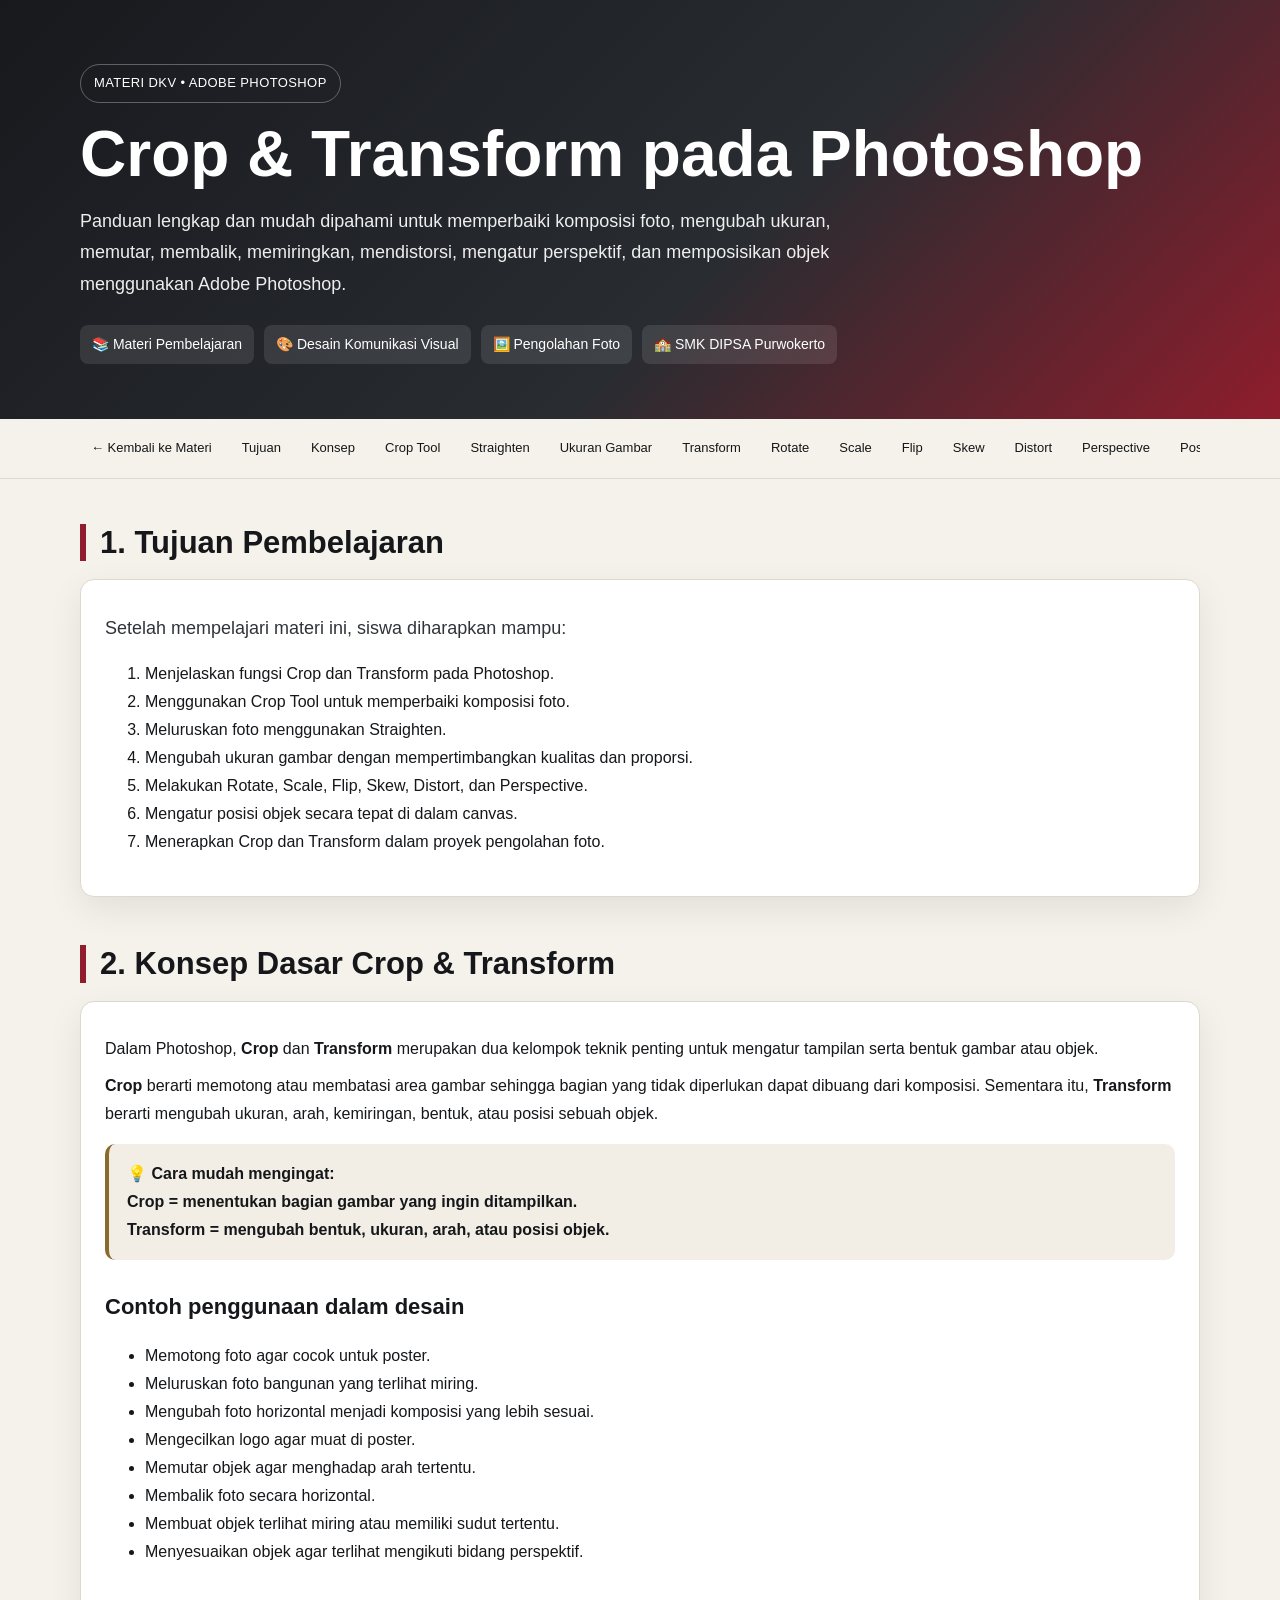
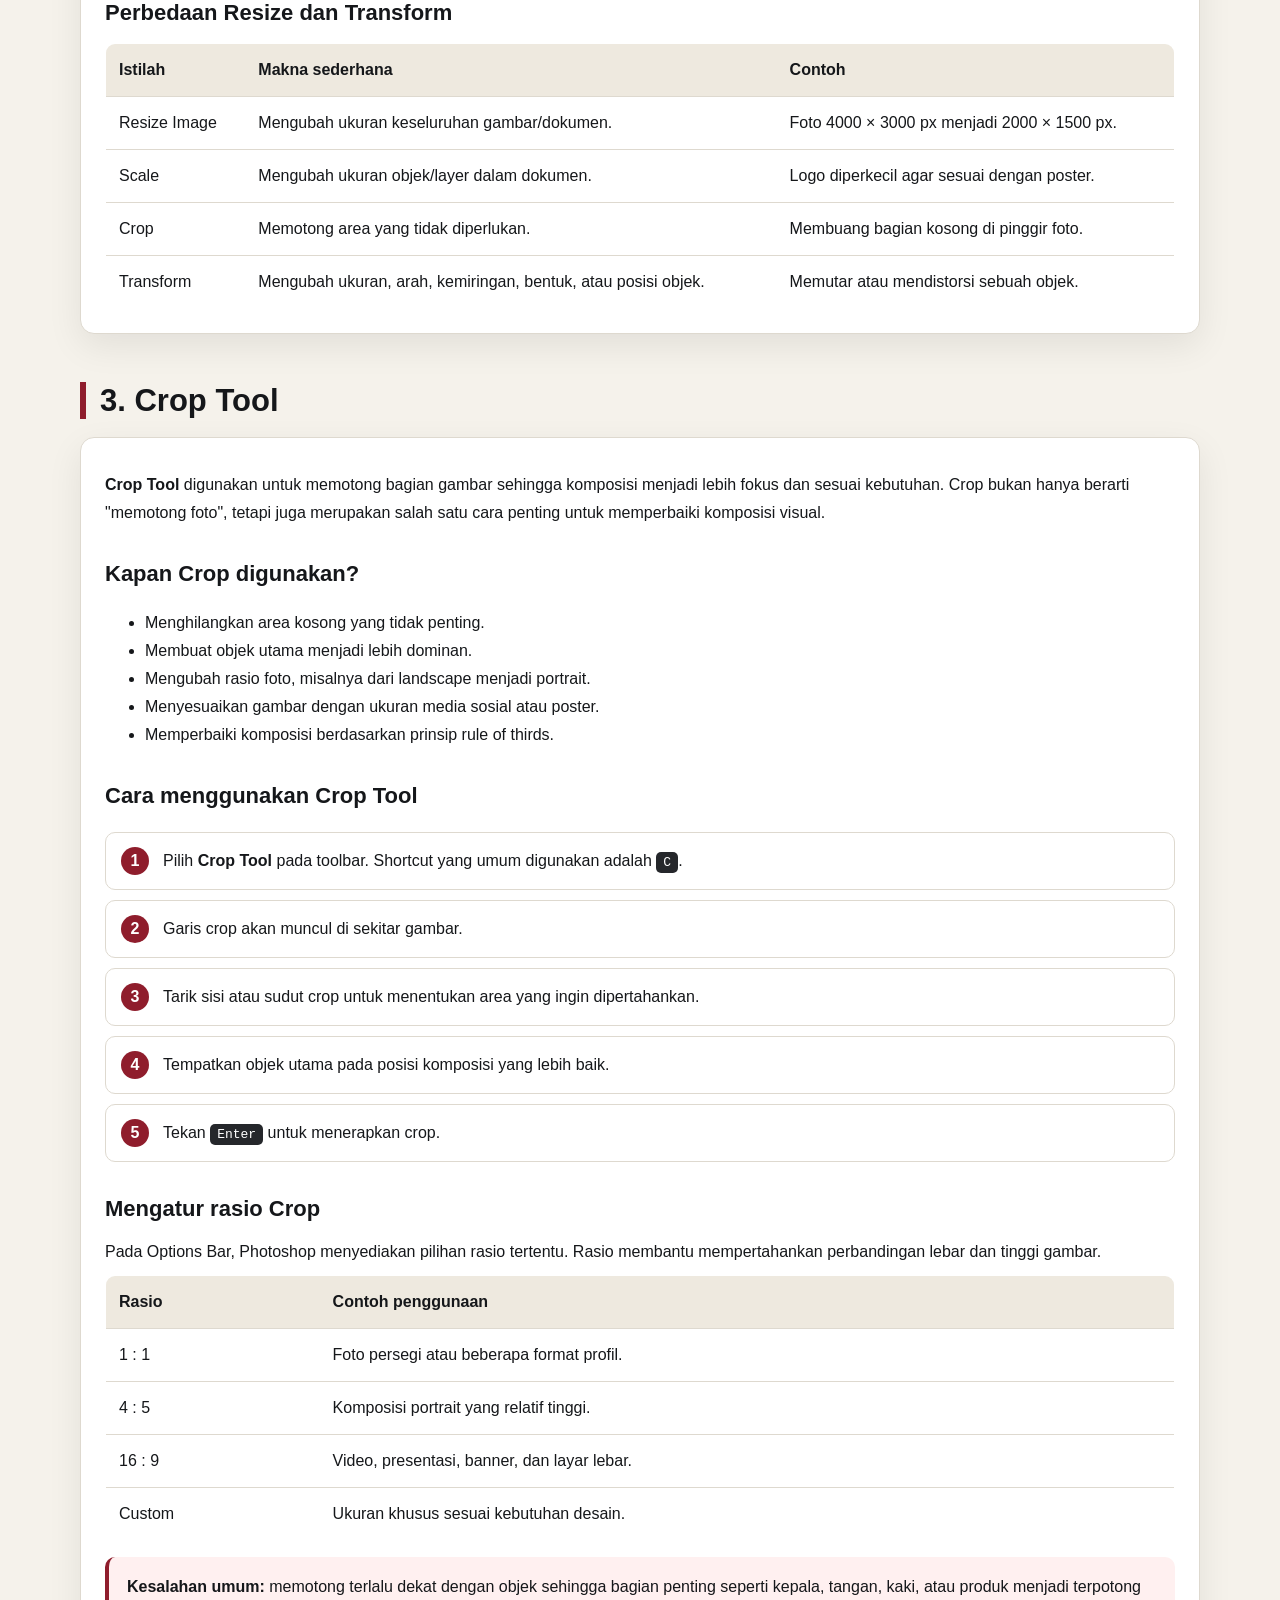
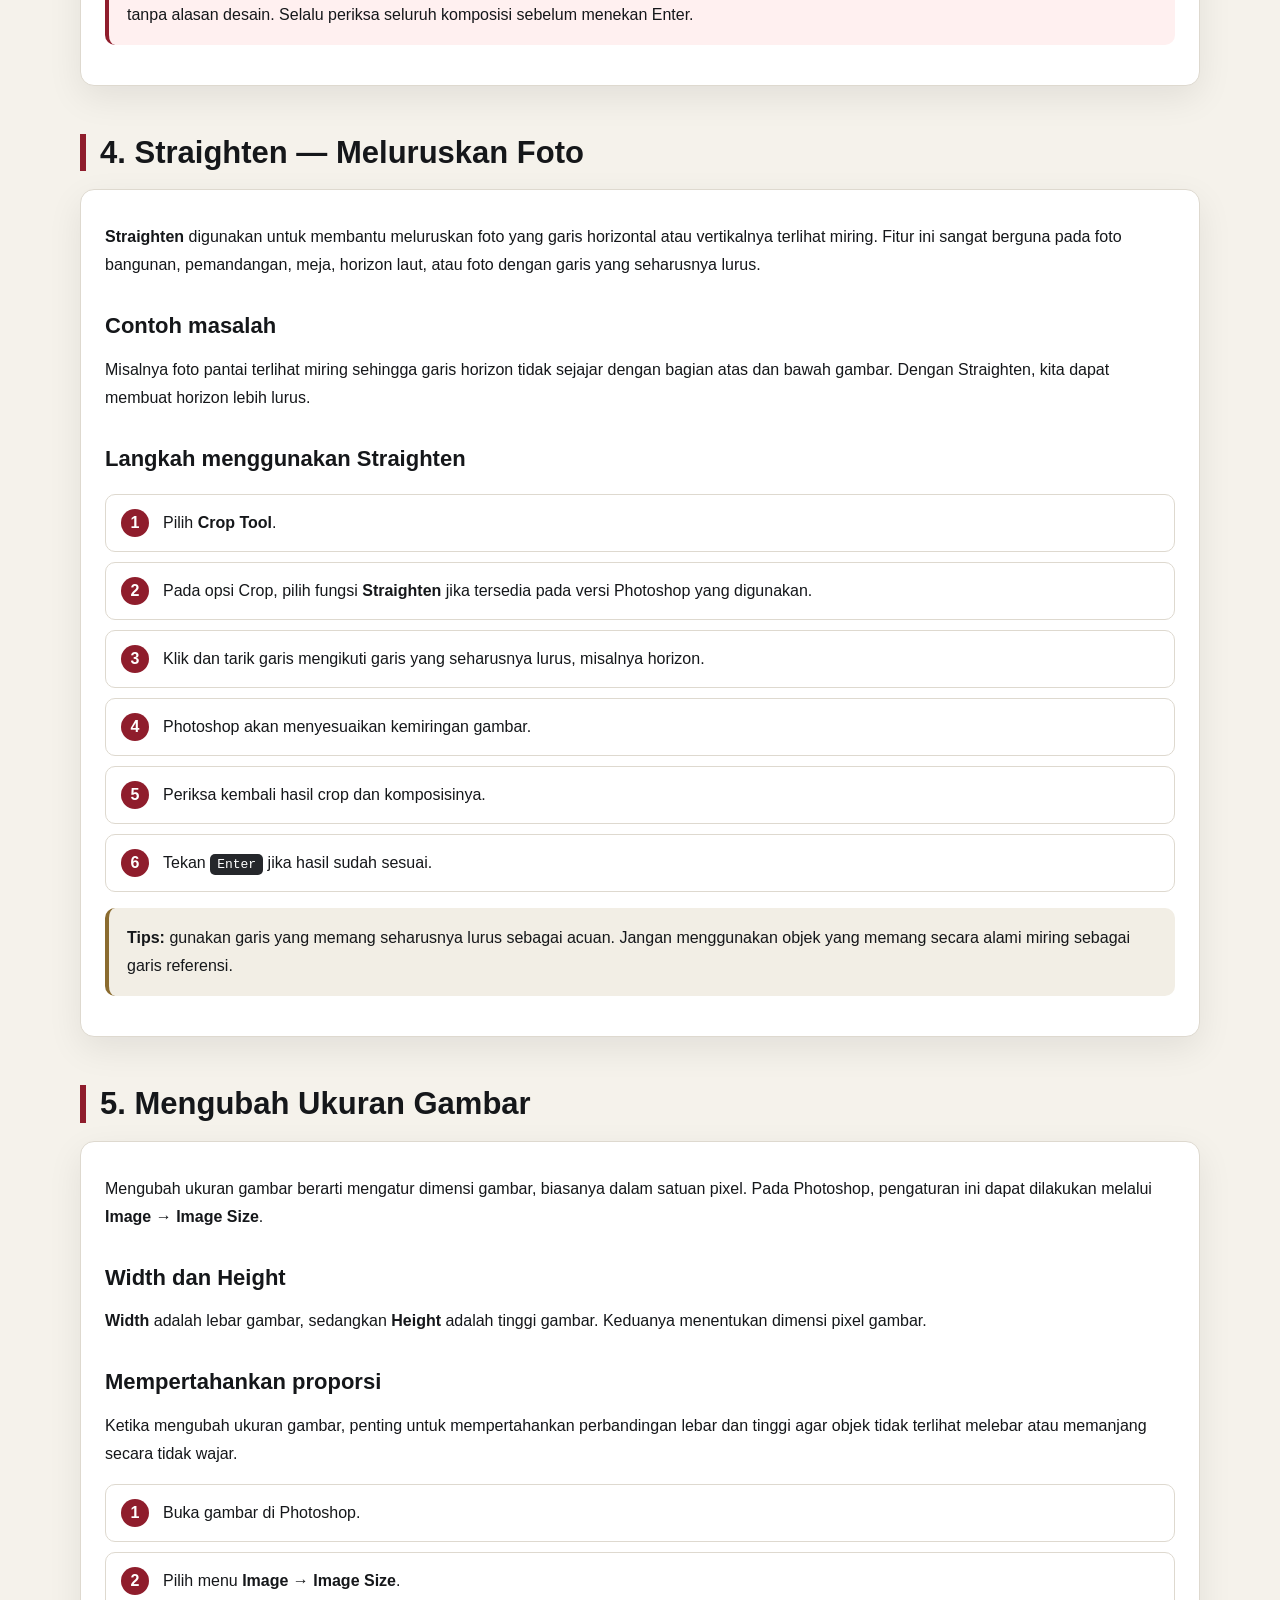
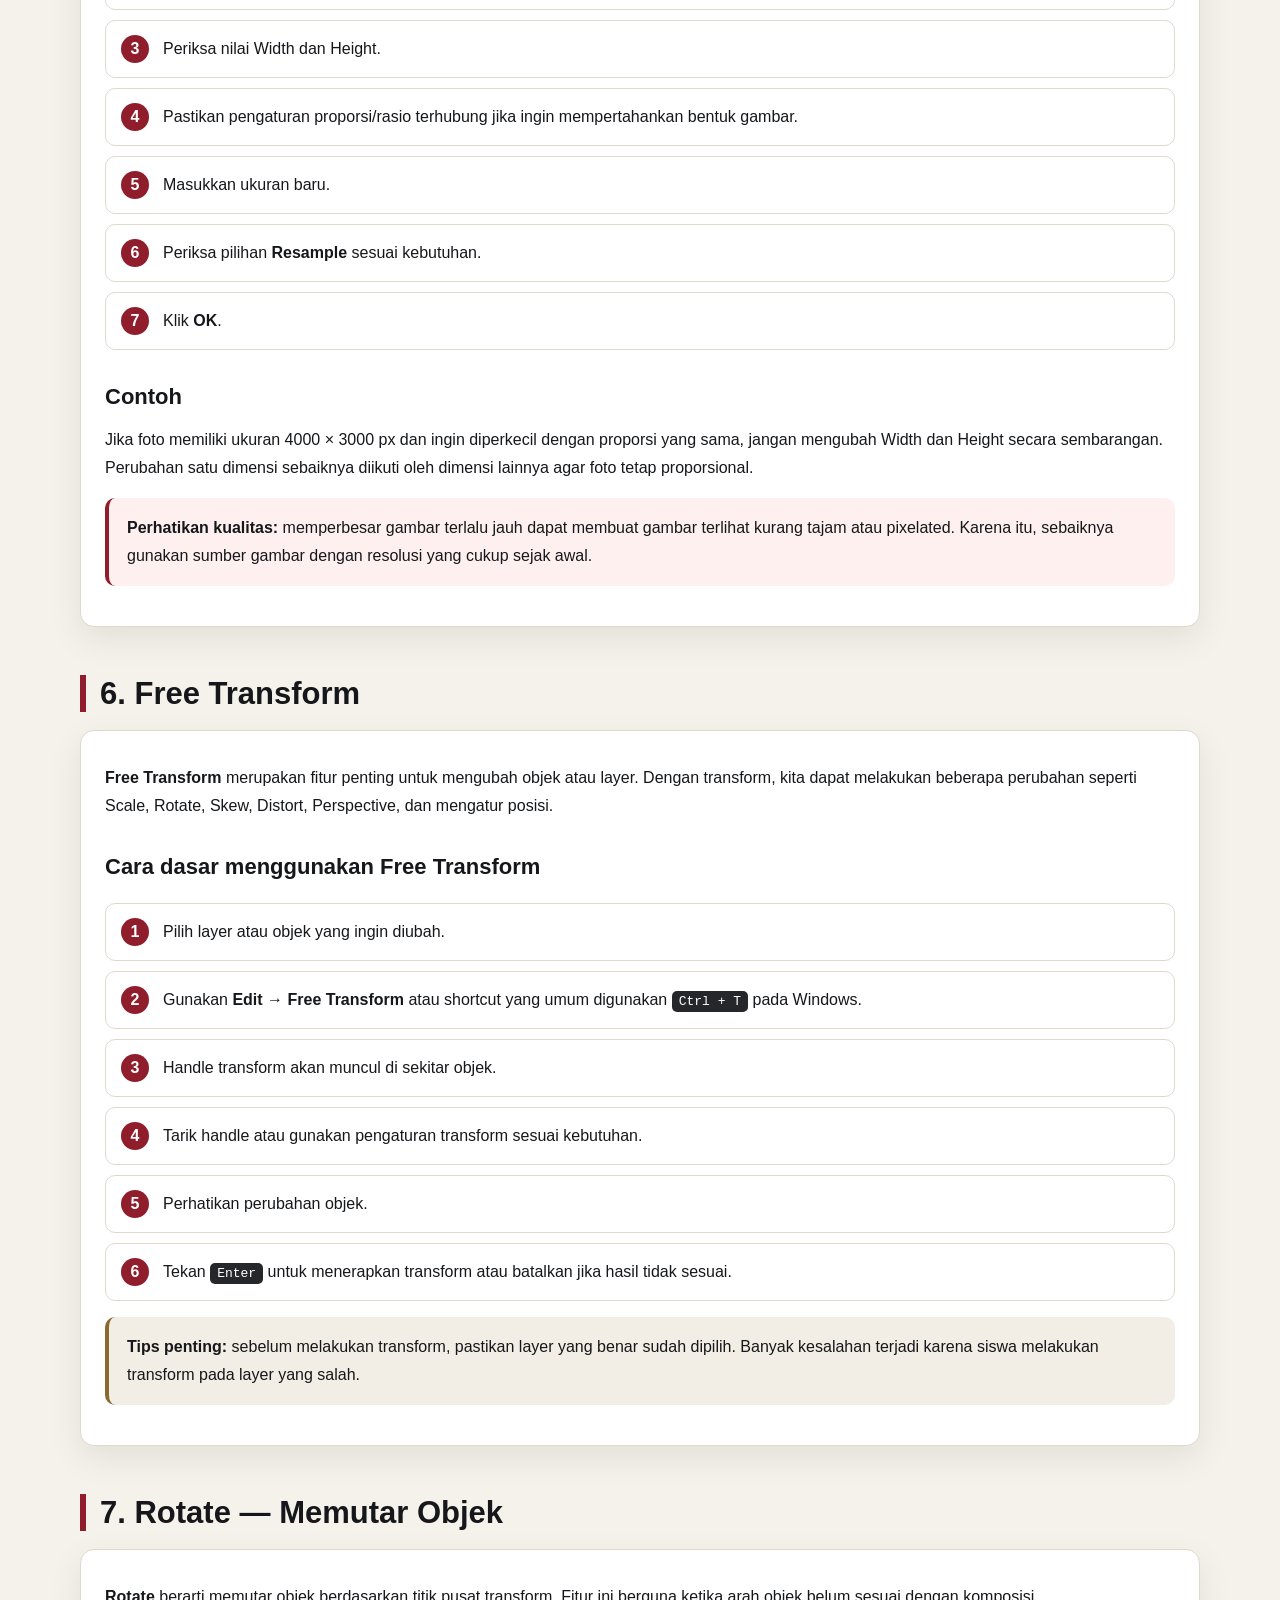
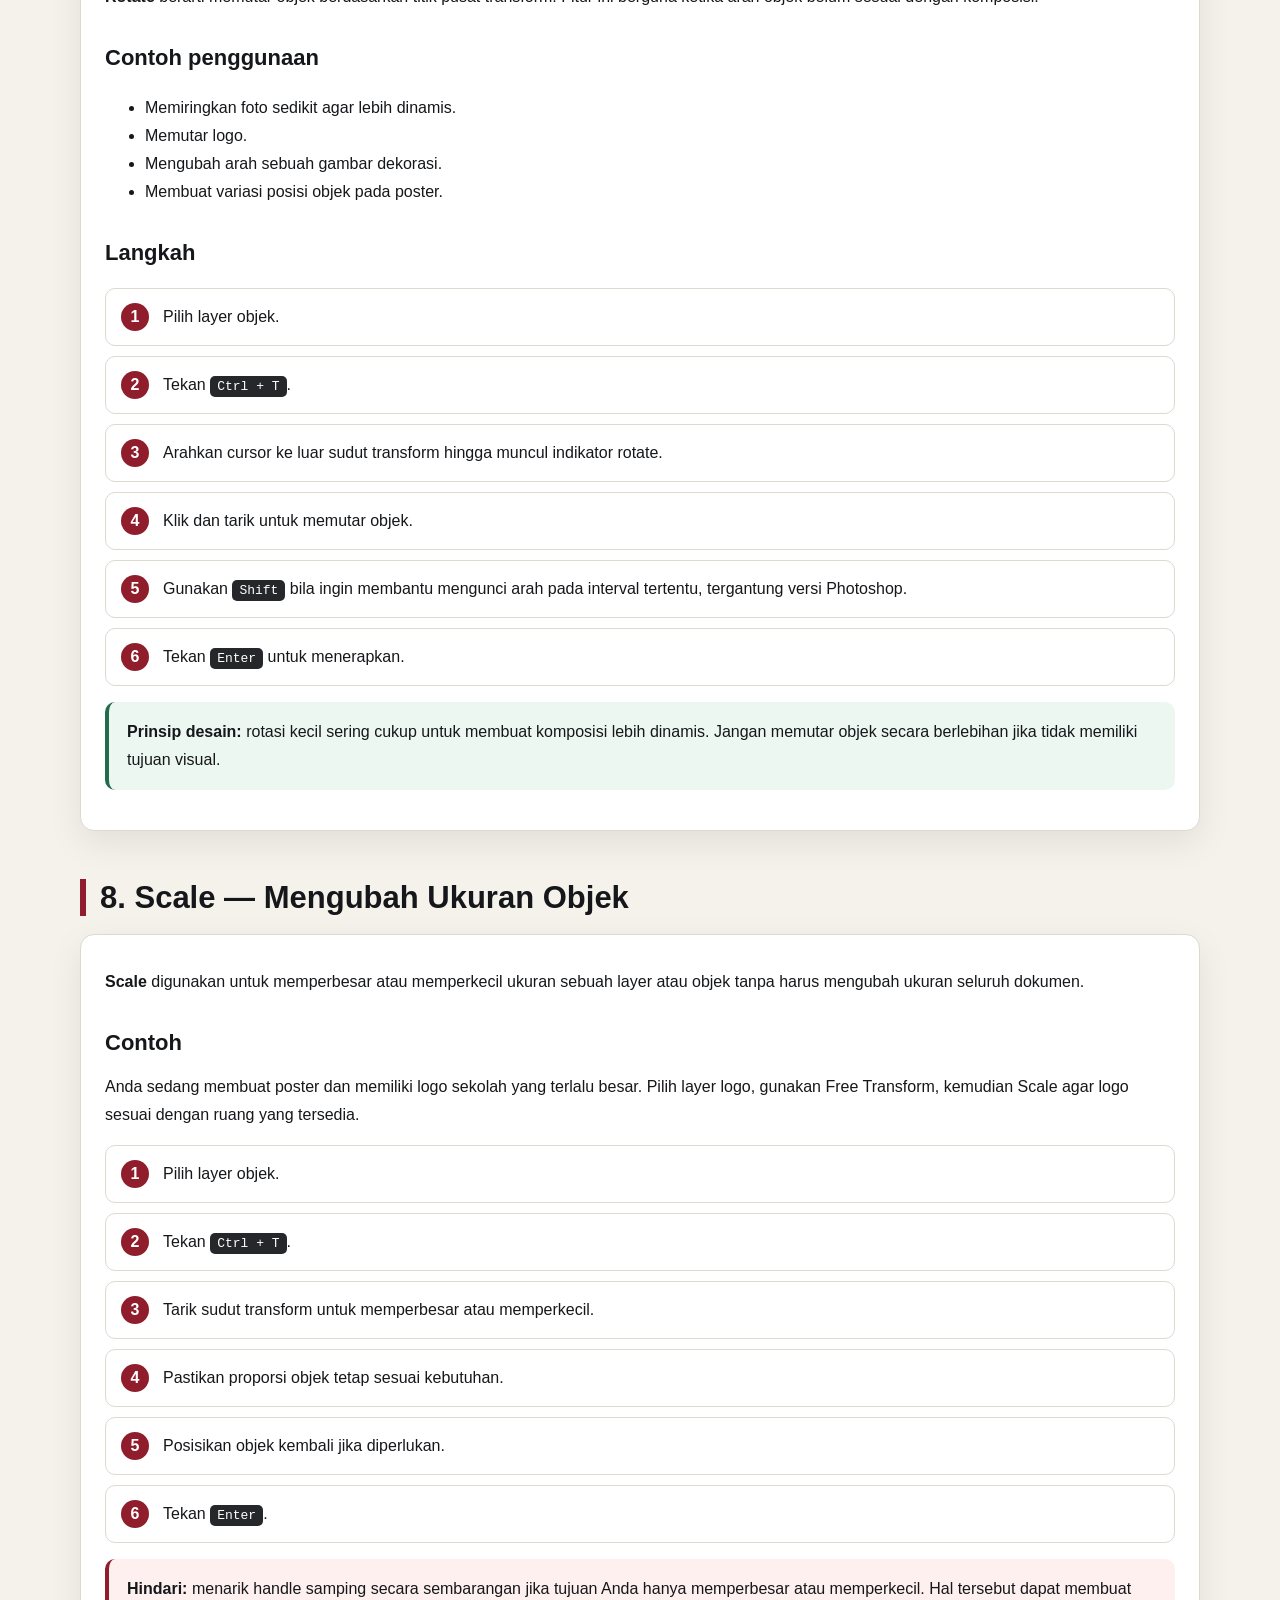
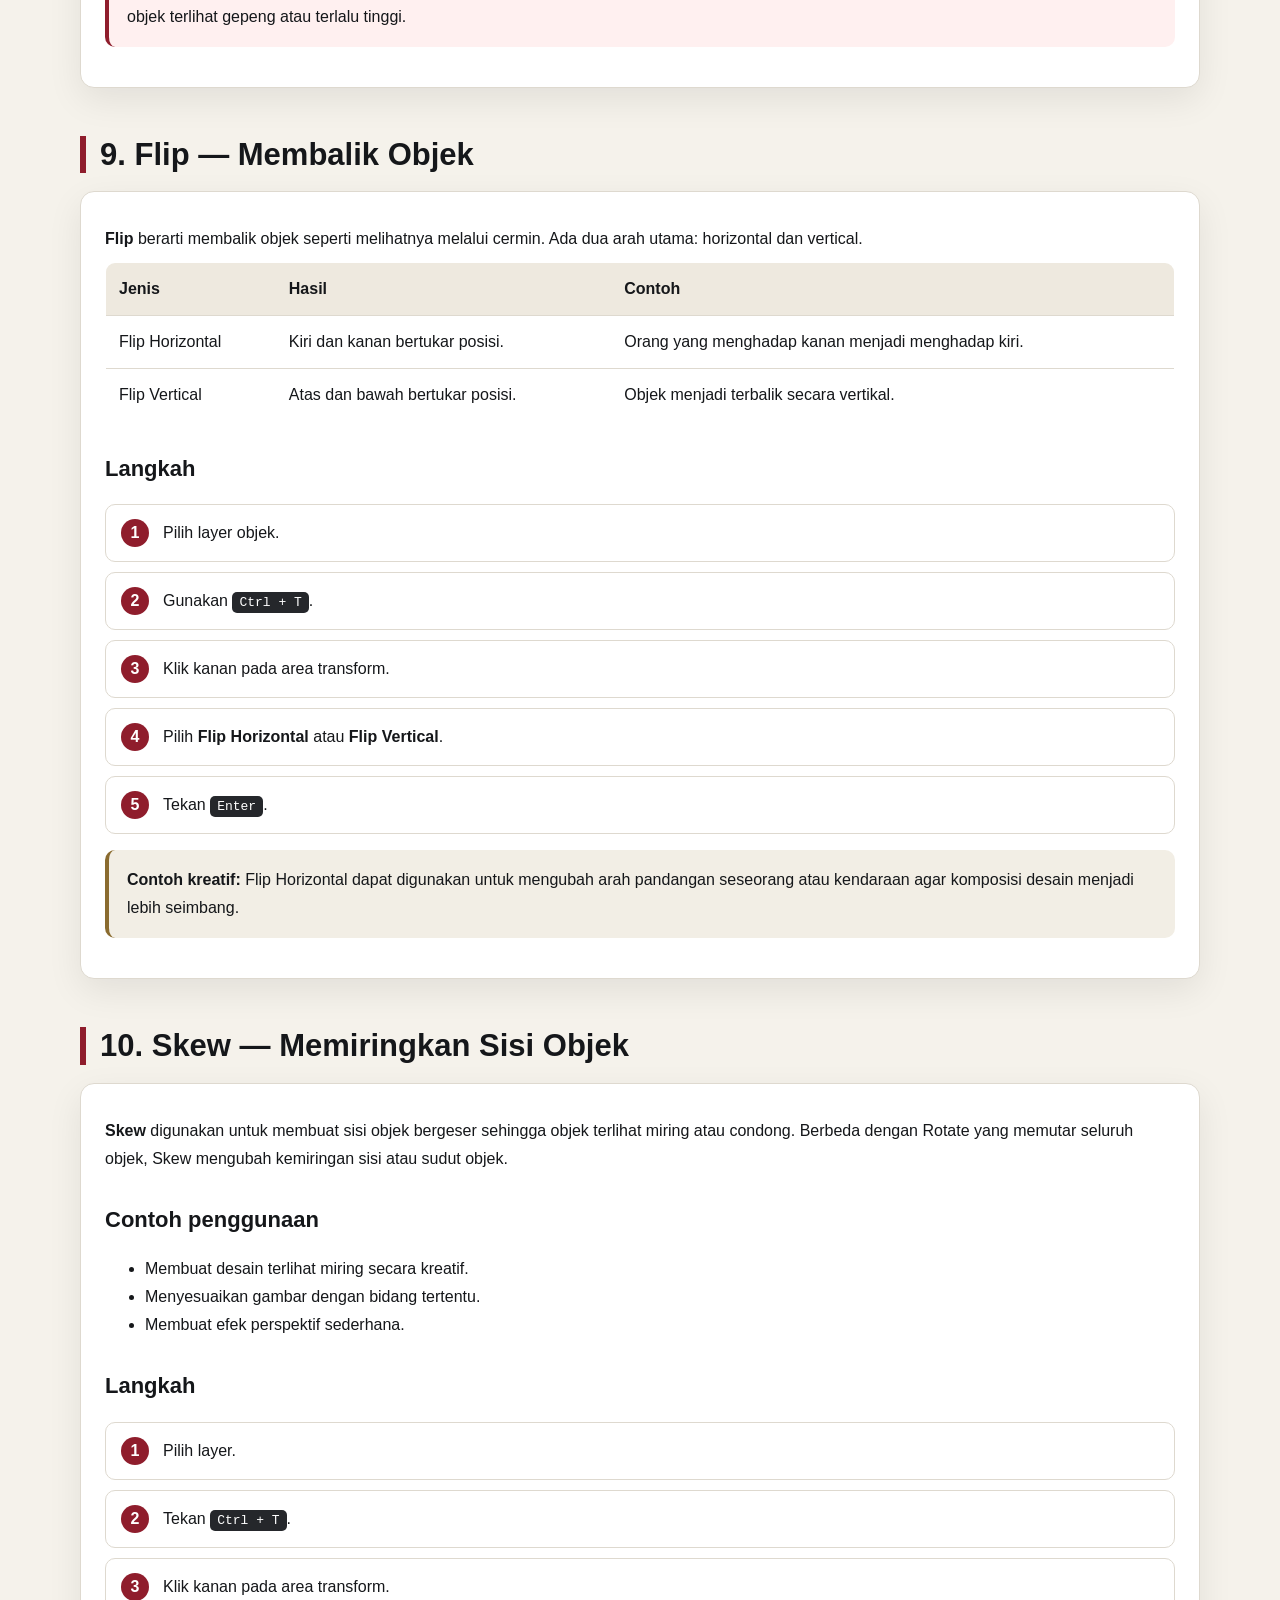
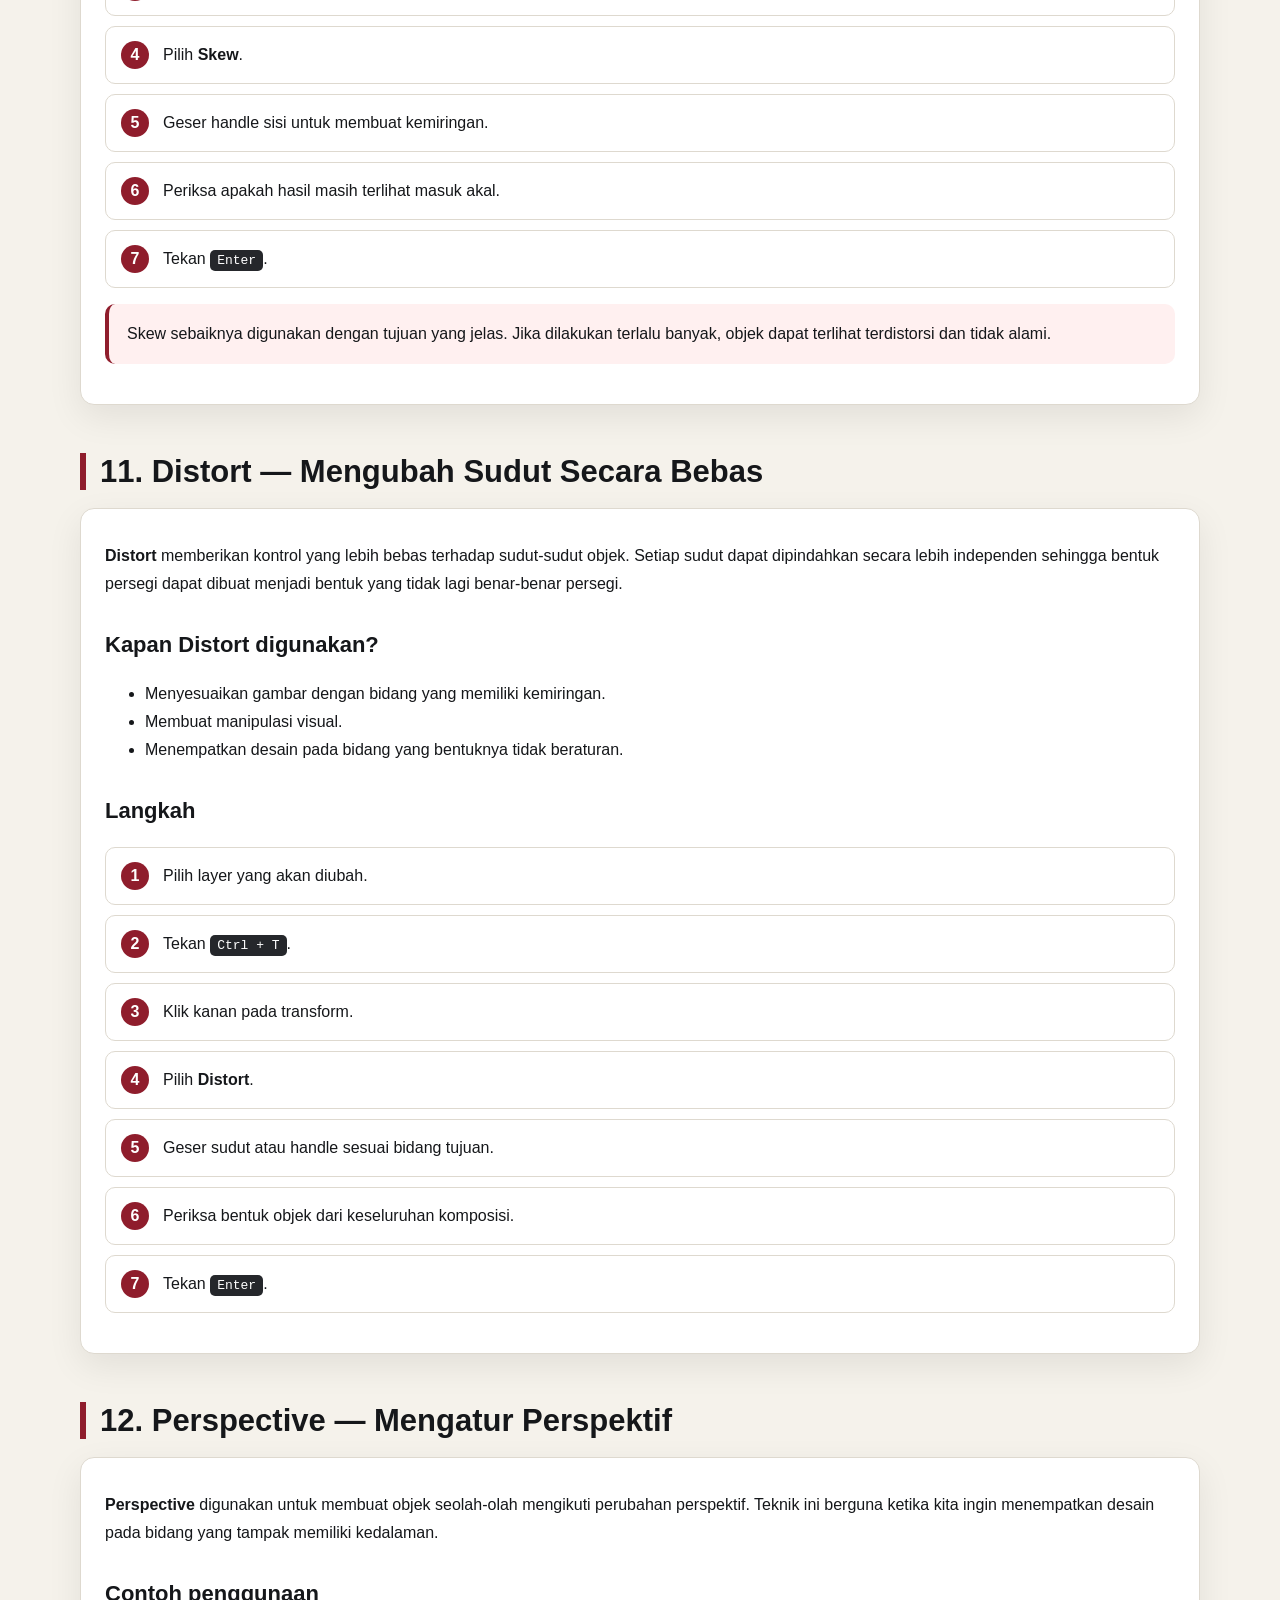
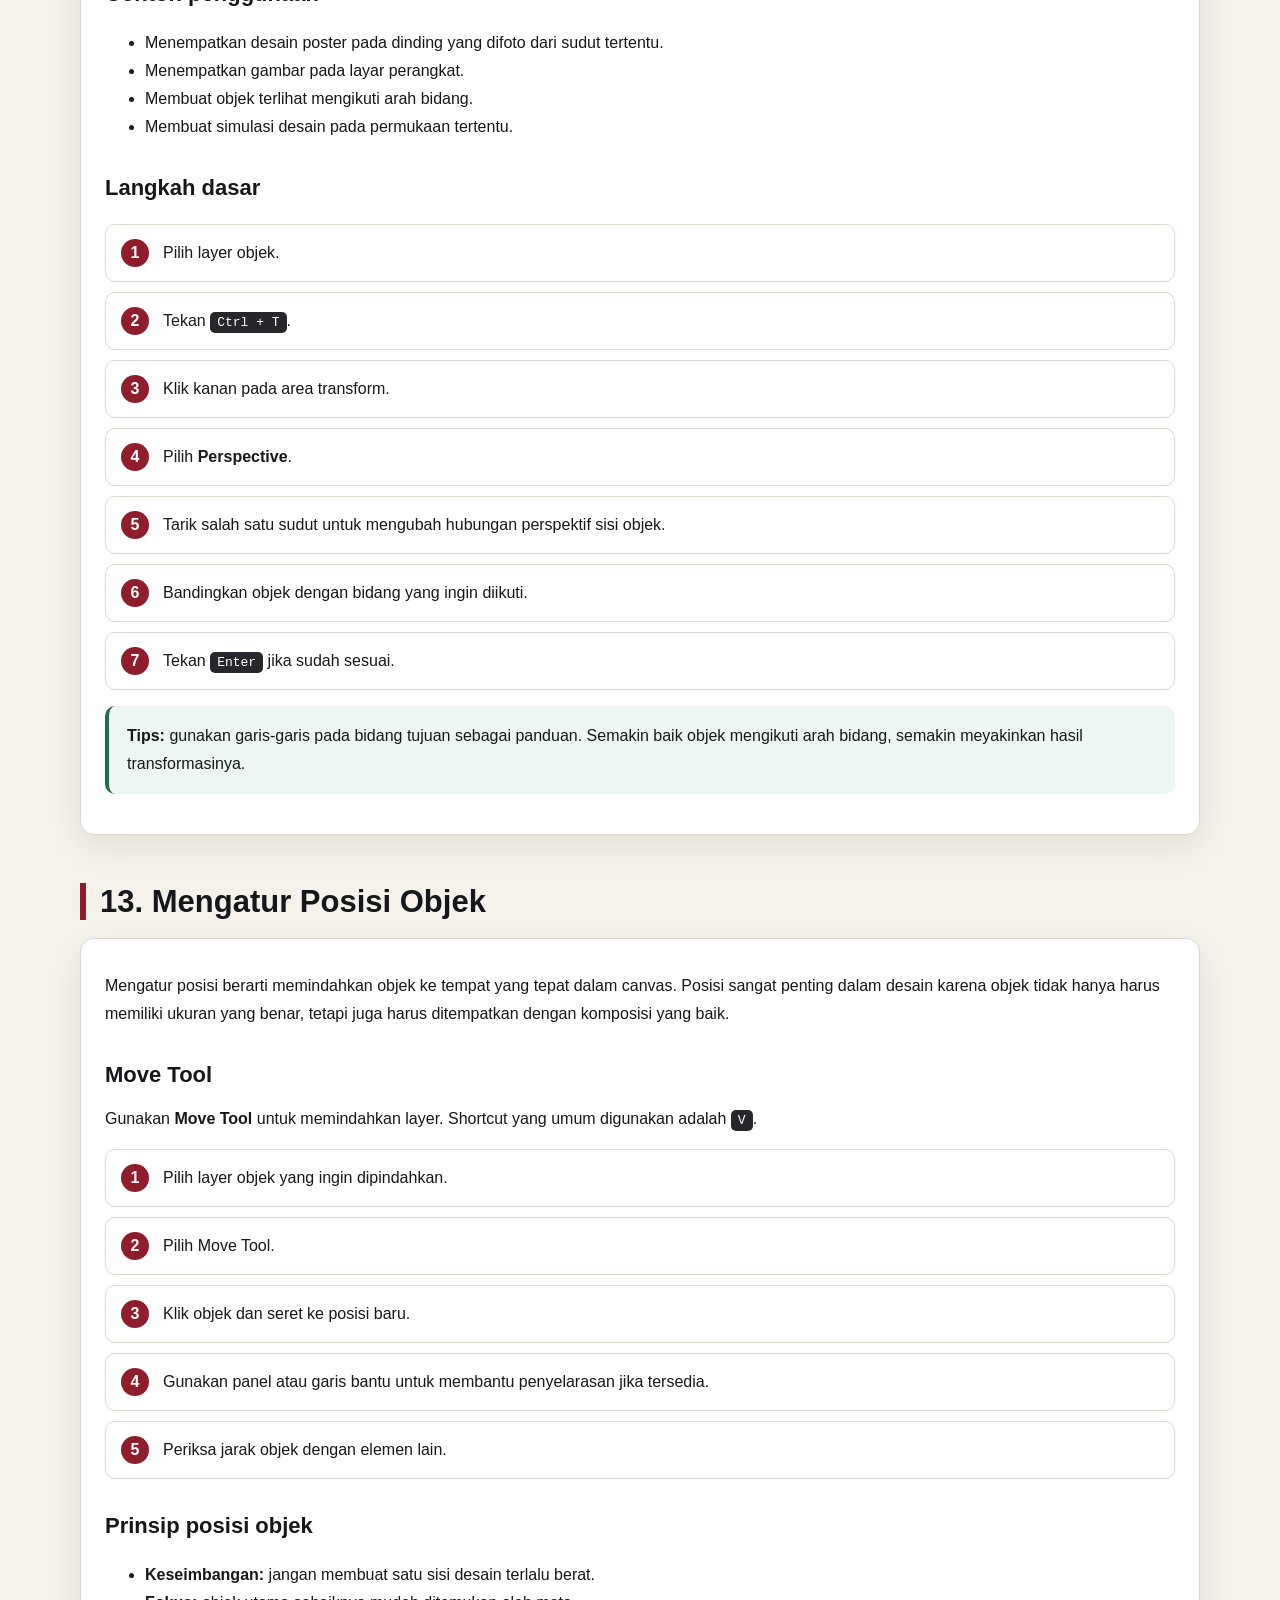
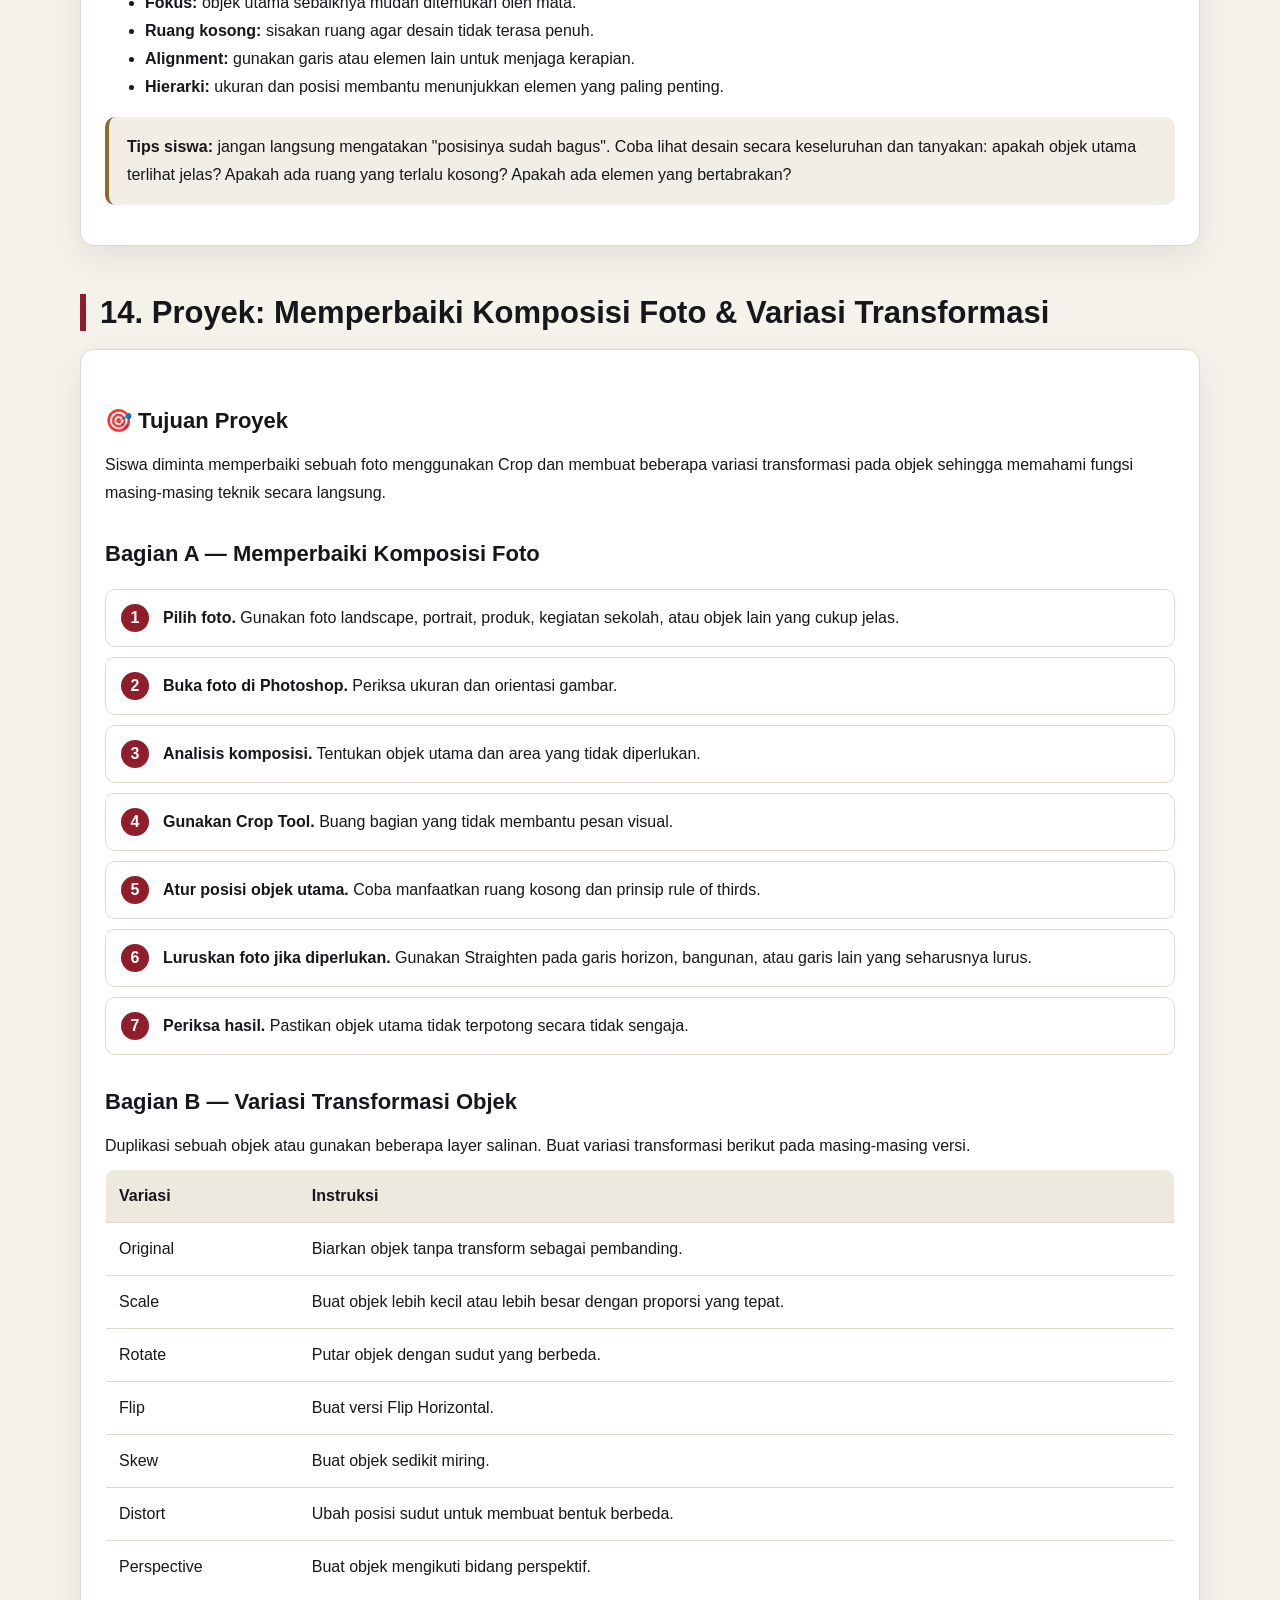
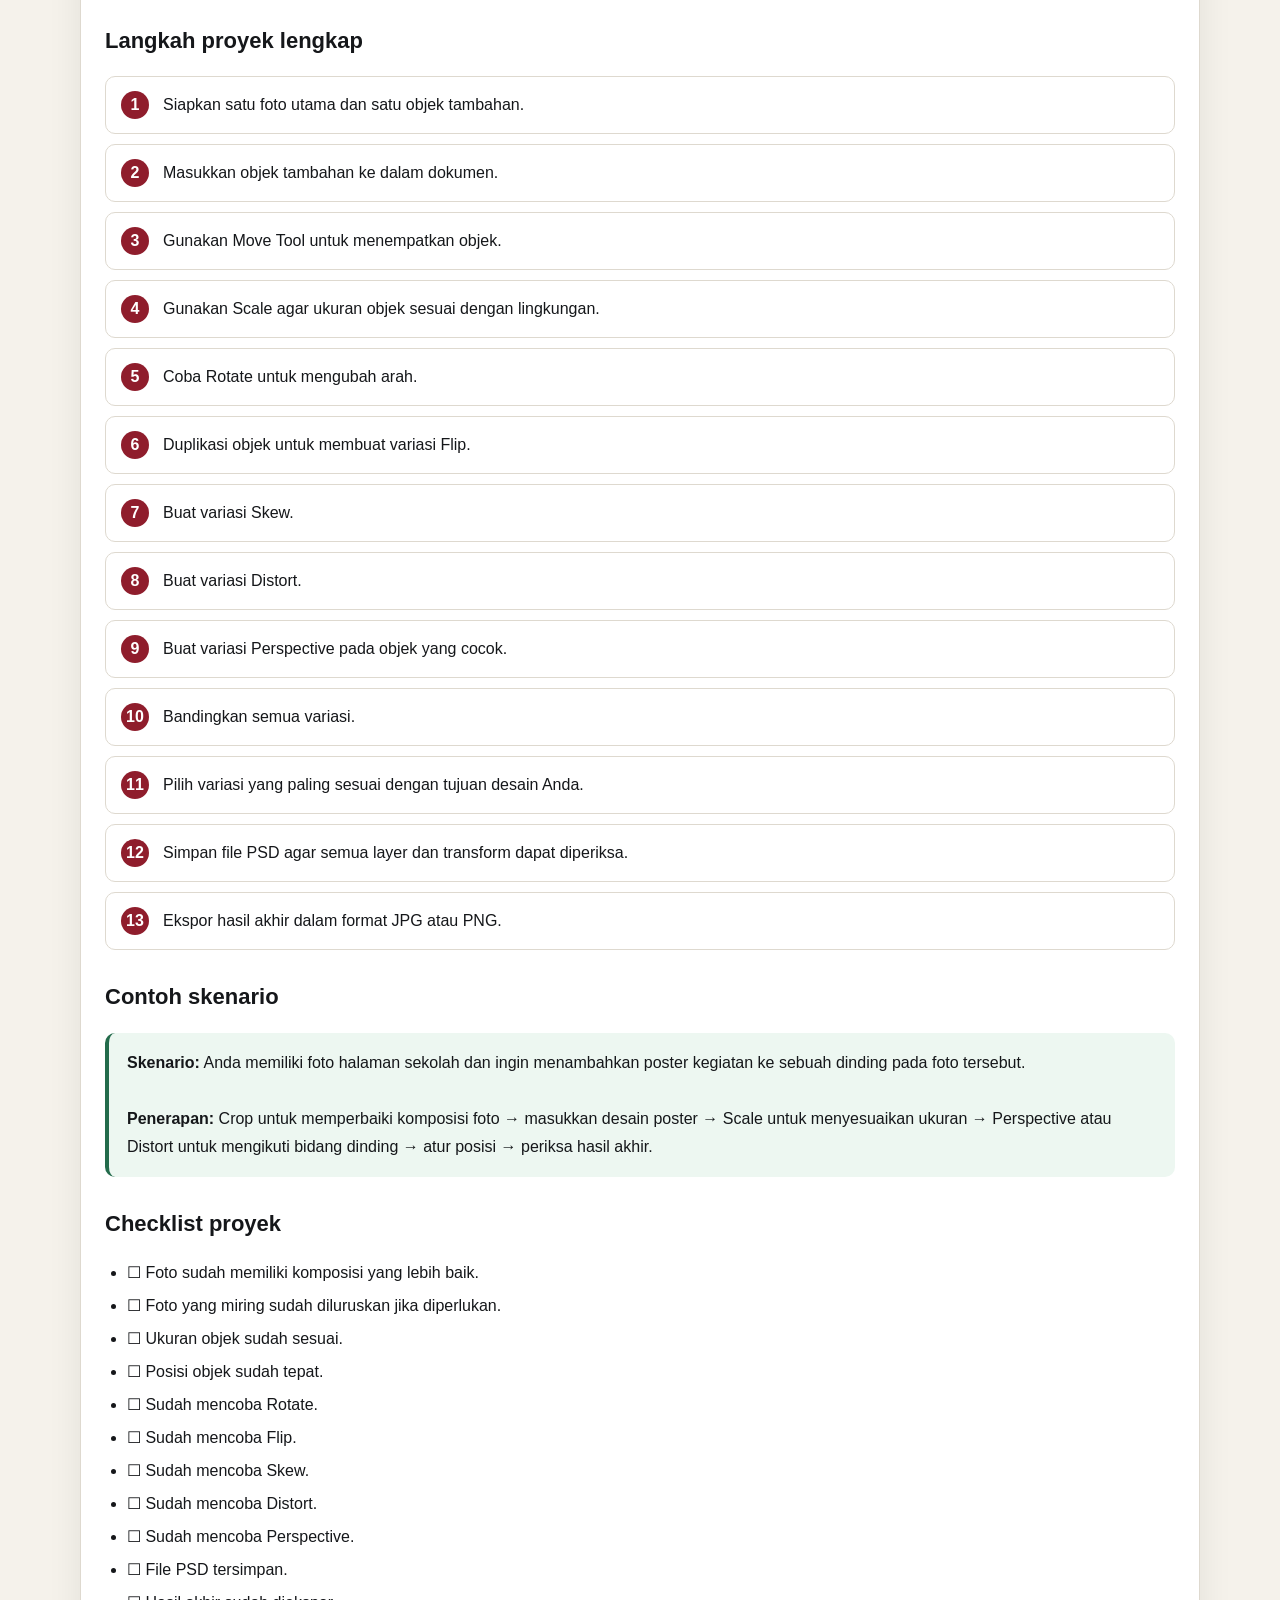
<file: materi/Crop Transform pada Photoshop.html>
<!DOCTYPE html>
<html lang="id">
<head>
<meta charset="UTF-8">
<meta name="viewport" content="width=device-width, initial-scale=1.0">
<title>Crop & Transform pada Photoshop | SMK DIPSA Purwokerto</title>
<style>
:root{
  --ink:#15171a;--muted:#626872;--paper:#f5f2eb;--white:#fff;
  --accent:#8f1d2c;--line:#ded9cf;--soft:#eee9df;--green:#236b4b;
  --shadow:0 12px 35px rgba(0,0,0,.08)
}
*{box-sizing:border-box}
html{scroll-behavior:smooth}
body{margin:0;font-family:Arial,Helvetica,sans-serif;background:var(--paper);color:var(--ink);line-height:1.75}
a{color:inherit}
.hero{background:linear-gradient(135deg,#17191d 0%,#292c31 58%,#8f1d2c 100%);color:#fff;padding:64px 20px 55px}
.container{width:min(1120px,calc(100% - 40px));margin:auto}
.badge{display:inline-block;padding:7px 13px;border:1px solid rgba(255,255,255,.3);border-radius:999px;font-size:13px;letter-spacing:.4px;margin-bottom:18px}
h1{font-size:clamp(36px,6vw,64px);line-height:1.05;margin:0 0 18px}
.hero p{max-width:820px;font-size:18px;color:#eee;margin:0}
.meta{display:flex;flex-wrap:wrap;gap:10px;margin-top:25px}
.meta span{background:rgba(255,255,255,.1);padding:7px 12px;border-radius:8px;font-size:14px}
.toc{position:sticky;top:0;z-index:5;background:rgba(245,242,235,.96);border-bottom:1px solid var(--line);backdrop-filter:blur(8px)}
.toc .container{display:flex;gap:8px;overflow:auto;padding-top:10px;padding-bottom:10px}
.toc a{text-decoration:none;white-space:nowrap;padding:8px 11px;border-radius:7px;font-size:13px}
.toc a:hover{background:var(--soft)}
main{padding:45px 0 70px}
section{margin-bottom:48px}
h2{font-size:31px;line-height:1.2;margin:0 0 18px;border-left:6px solid var(--accent);padding-left:14px}
h3{font-size:22px;margin:28px 0 10px}
h4{font-size:17px;margin:20px 0 7px}
p{margin:9px 0}
.lead{font-size:18px;color:#30343a}
.card{background:var(--white);border:1px solid var(--line);border-radius:14px;padding:24px;box-shadow:var(--shadow);margin:18px 0}
.grid{display:grid;grid-template-columns:repeat(2,minmax(0,1fr));gap:18px}
.tool{border-top:4px solid var(--accent);height:100%}
.tool .num{font-size:13px;color:var(--accent);font-weight:700;text-transform:uppercase;letter-spacing:1px}
.tool h3{margin-top:5px}
.tip,.warning,.success{padding:16px 18px;border-radius:10px;margin:16px 0}
.tip{background:#f2eee5;border-left:4px solid #8a6b2f}
.warning{background:#fff0f0;border-left:4px solid var(--accent)}
.success{background:#edf7f1;border-left:4px solid var(--green)}
.steps{counter-reset:step;list-style:none;padding:0}
.steps li{counter-increment:step;position:relative;padding:14px 15px 14px 57px;background:#fff;border:1px solid var(--line);border-radius:10px;margin:10px 0}
.steps li:before{content:counter(step);position:absolute;left:15px;top:14px;width:28px;height:28px;border-radius:50%;background:var(--accent);color:#fff;text-align:center;line-height:28px;font-weight:bold}
code{background:#eeeae2;border:1px solid #ded8ce;padding:2px 6px;border-radius:5px;font-family:Consolas,monospace}
kbd{background:#25272b;color:#fff;border-radius:5px;padding:3px 7px;font:13px Consolas,monospace}
table{width:100%;border-collapse:collapse;background:#fff;border:1px solid var(--line);border-radius:10px;overflow:hidden}
th,td{border-bottom:1px solid var(--line);padding:12px 13px;text-align:left;vertical-align:top}
th{background:#eee9df}
tr:last-child td{border-bottom:0}
.question{background:#fff;border:1px solid var(--line);border-radius:12px;padding:20px;margin:14px 0}
.question strong{color:var(--accent)}
details{background:#f8f6f1;border:1px solid var(--line);border-radius:9px;padding:11px 14px;margin-top:10px}
summary{cursor:pointer;font-weight:700}
.task-number{display:inline-flex;width:32px;height:32px;align-items:center;justify-content:center;background:var(--accent);color:#fff;border-radius:50%;font-weight:bold;margin-right:8px}
.checklist{padding-left:22px}.checklist li{margin:5px 0}
.footer{background:#17191d;color:#ddd;padding:35px 20px}
.footer p{margin:4px 0;color:#bbb}
@media(max-width:760px){
  .container{width:min(100% - 24px,1120px)}
  .grid{grid-template-columns:1fr}.hero{padding-top:42px}.card{padding:18px}
  h2{font-size:26px}.toc .container{width:100%}
}
@media print{.toc{display:none}.hero{background:#222!important}.card{box-shadow:none}body{background:#fff}}
</style>
</head>
<body>

<header class="hero">
<div class="container">
<span class="badge">MATERI DKV • ADOBE PHOTOSHOP</span>
<h1>Crop & Transform pada Photoshop</h1>
<p>
Panduan lengkap dan mudah dipahami untuk memperbaiki komposisi foto,
mengubah ukuran, memutar, membalik, memiringkan, mendistorsi, mengatur perspektif,
dan memposisikan objek menggunakan Adobe Photoshop.
</p>
<div class="meta">
<span>📚 Materi Pembelajaran</span>
<span>🎨 Desain Komunikasi Visual</span>
<span>🖼️ Pengolahan Foto</span>
<span>🏫 SMK DIPSA Purwokerto</span>
</div>
</div>
</header>

<nav class="toc">
<div class="container">
  <a href="../index.html" class="back-btn">
        ← Kembali ke Materi
<a href="#tujuan">Tujuan</a>
<a href="#konsep">Konsep</a>
<a href="#crop">Crop Tool</a>
<a href="#straighten">Straighten</a>
<a href="#ukuran">Ukuran Gambar</a>
<a href="#transform">Transform</a>
<a href="#rotate">Rotate</a>
<a href="#scale">Scale</a>
<a href="#flip">Flip</a>
<a href="#skew">Skew</a>
<a href="#distort">Distort</a>
<a href="#perspective">Perspective</a>
<a href="#posisi">Posisi Objek</a>
<a href="#proyek">Proyek</a>
<a href="#soal">5 Soal</a>
<a href="#tugas">5 Tugas</a>
<a href="#ringkasan">Ringkasan</a>
</div>
</nav>

<main><div class="container">

<section id="tujuan">
<h2>1. Tujuan Pembelajaran</h2>
<div class="card">
<p class="lead">Setelah mempelajari materi ini, siswa diharapkan mampu:</p>
<ol>
<li>Menjelaskan fungsi Crop dan Transform pada Photoshop.</li>
<li>Menggunakan Crop Tool untuk memperbaiki komposisi foto.</li>
<li>Meluruskan foto menggunakan Straighten.</li>
<li>Mengubah ukuran gambar dengan mempertimbangkan kualitas dan proporsi.</li>
<li>Melakukan Rotate, Scale, Flip, Skew, Distort, dan Perspective.</li>
<li>Mengatur posisi objek secara tepat di dalam canvas.</li>
<li>Menerapkan Crop dan Transform dalam proyek pengolahan foto.</li>
</ol>
</div>
</section>

<section id="konsep">
<h2>2. Konsep Dasar Crop & Transform</h2>
<div class="card">
<p>
Dalam Photoshop, <strong>Crop</strong> dan <strong>Transform</strong> merupakan dua kelompok
teknik penting untuk mengatur tampilan serta bentuk gambar atau objek.
</p>
<p>
<strong>Crop</strong> berarti memotong atau membatasi area gambar sehingga bagian yang
tidak diperlukan dapat dibuang dari komposisi. Sementara itu,
<strong>Transform</strong> berarti mengubah ukuran, arah, kemiringan, bentuk, atau
posisi sebuah objek.
</p>

<div class="tip">
<strong>💡 Cara mudah mengingat:</strong><br>
<strong>Crop = menentukan bagian gambar yang ingin ditampilkan.</strong><br>
<strong>Transform = mengubah bentuk, ukuran, arah, atau posisi objek.</strong>
</div>

<h3>Contoh penggunaan dalam desain</h3>
<ul>
<li>Memotong foto agar cocok untuk poster.</li>
<li>Meluruskan foto bangunan yang terlihat miring.</li>
<li>Mengubah foto horizontal menjadi komposisi yang lebih sesuai.</li>
<li>Mengecilkan logo agar muat di poster.</li>
<li>Memutar objek agar menghadap arah tertentu.</li>
<li>Membalik foto secara horizontal.</li>
<li>Membuat objek terlihat miring atau memiliki sudut tertentu.</li>
<li>Menyesuaikan objek agar terlihat mengikuti bidang perspektif.</li>
</ul>

<h3>Perbedaan Resize dan Transform</h3>
<table>
<thead><tr><th>Istilah</th><th>Makna sederhana</th><th>Contoh</th></tr></thead>
<tbody>
<tr><td>Resize Image</td><td>Mengubah ukuran keseluruhan gambar/dokumen.</td><td>Foto 4000 × 3000 px menjadi 2000 × 1500 px.</td></tr>
<tr><td>Scale</td><td>Mengubah ukuran objek/layer dalam dokumen.</td><td>Logo diperkecil agar sesuai dengan poster.</td></tr>
<tr><td>Crop</td><td>Memotong area yang tidak diperlukan.</td><td>Membuang bagian kosong di pinggir foto.</td></tr>
<tr><td>Transform</td><td>Mengubah ukuran, arah, kemiringan, bentuk, atau posisi objek.</td><td>Memutar atau mendistorsi sebuah objek.</td></tr>
</tbody>
</table>
</div>
</section>

<section id="crop">
<h2>3. Crop Tool</h2>
<div class="card">
<p>
<strong>Crop Tool</strong> digunakan untuk memotong bagian gambar sehingga komposisi
menjadi lebih fokus dan sesuai kebutuhan. Crop bukan hanya berarti "memotong foto",
tetapi juga merupakan salah satu cara penting untuk memperbaiki komposisi visual.
</p>

<h3>Kapan Crop digunakan?</h3>
<ul>
<li>Menghilangkan area kosong yang tidak penting.</li>
<li>Membuat objek utama menjadi lebih dominan.</li>
<li>Mengubah rasio foto, misalnya dari landscape menjadi portrait.</li>
<li>Menyesuaikan gambar dengan ukuran media sosial atau poster.</li>
<li>Memperbaiki komposisi berdasarkan prinsip rule of thirds.</li>
</ul>

<h3>Cara menggunakan Crop Tool</h3>
<ol class="steps">
<li>Pilih <strong>Crop Tool</strong> pada toolbar. Shortcut yang umum digunakan adalah <kbd>C</kbd>.</li>
<li>Garis crop akan muncul di sekitar gambar.</li>
<li>Tarik sisi atau sudut crop untuk menentukan area yang ingin dipertahankan.</li>
<li>Tempatkan objek utama pada posisi komposisi yang lebih baik.</li>
<li>Tekan <kbd>Enter</kbd> untuk menerapkan crop.</li>
</ol>

<h3>Mengatur rasio Crop</h3>
<p>
Pada Options Bar, Photoshop menyediakan pilihan rasio tertentu. Rasio membantu
mempertahankan perbandingan lebar dan tinggi gambar.
</p>
<table>
<thead><tr><th>Rasio</th><th>Contoh penggunaan</th></tr></thead>
<tbody>
<tr><td>1 : 1</td><td>Foto persegi atau beberapa format profil.</td></tr>
<tr><td>4 : 5</td><td>Komposisi portrait yang relatif tinggi.</td></tr>
<tr><td>16 : 9</td><td>Video, presentasi, banner, dan layar lebar.</td></tr>
<tr><td>Custom</td><td>Ukuran khusus sesuai kebutuhan desain.</td></tr>
</tbody>
</table>

<div class="warning">
<strong>Kesalahan umum:</strong> memotong terlalu dekat dengan objek sehingga bagian
penting seperti kepala, tangan, kaki, atau produk menjadi terpotong tanpa alasan desain.
Selalu periksa seluruh komposisi sebelum menekan Enter.
</div>
</div>
</section>

<section id="straighten">
<h2>4. Straighten — Meluruskan Foto</h2>
<div class="card">
<p>
<strong>Straighten</strong> digunakan untuk membantu meluruskan foto yang garis
horizontal atau vertikalnya terlihat miring. Fitur ini sangat berguna pada foto
bangunan, pemandangan, meja, horizon laut, atau foto dengan garis yang seharusnya lurus.
</p>

<h3>Contoh masalah</h3>
<p>
Misalnya foto pantai terlihat miring sehingga garis horizon tidak sejajar dengan
bagian atas dan bawah gambar. Dengan Straighten, kita dapat membuat horizon lebih lurus.
</p>

<h3>Langkah menggunakan Straighten</h3>
<ol class="steps">
<li>Pilih <strong>Crop Tool</strong>.</li>
<li>Pada opsi Crop, pilih fungsi <strong>Straighten</strong> jika tersedia pada versi Photoshop yang digunakan.</li>
<li>Klik dan tarik garis mengikuti garis yang seharusnya lurus, misalnya horizon.</li>
<li>Photoshop akan menyesuaikan kemiringan gambar.</li>
<li>Periksa kembali hasil crop dan komposisinya.</li>
<li>Tekan <kbd>Enter</kbd> jika hasil sudah sesuai.</li>
</ol>

<div class="tip">
<strong>Tips:</strong> gunakan garis yang memang seharusnya lurus sebagai acuan.
Jangan menggunakan objek yang memang secara alami miring sebagai garis referensi.
</div>
</div>
</section>

<section id="ukuran">
<h2>5. Mengubah Ukuran Gambar</h2>
<div class="card">
<p>
Mengubah ukuran gambar berarti mengatur dimensi gambar, biasanya dalam satuan pixel.
Pada Photoshop, pengaturan ini dapat dilakukan melalui <strong>Image → Image Size</strong>.
</p>

<h3>Width dan Height</h3>
<p>
<strong>Width</strong> adalah lebar gambar, sedangkan <strong>Height</strong> adalah tinggi gambar.
Keduanya menentukan dimensi pixel gambar.
</p>

<h3>Mempertahankan proporsi</h3>
<p>
Ketika mengubah ukuran gambar, penting untuk mempertahankan perbandingan lebar dan tinggi
agar objek tidak terlihat melebar atau memanjang secara tidak wajar.
</p>

<ol class="steps">
<li>Buka gambar di Photoshop.</li>
<li>Pilih menu <strong>Image → Image Size</strong>.</li>
<li>Periksa nilai Width dan Height.</li>
<li>Pastikan pengaturan proporsi/rasio terhubung jika ingin mempertahankan bentuk gambar.</li>
<li>Masukkan ukuran baru.</li>
<li>Periksa pilihan <strong>Resample</strong> sesuai kebutuhan.</li>
<li>Klik <strong>OK</strong>.</li>
</ol>

<h3>Contoh</h3>
<p>
Jika foto memiliki ukuran 4000 × 3000 px dan ingin diperkecil dengan proporsi yang sama,
jangan mengubah Width dan Height secara sembarangan. Perubahan satu dimensi sebaiknya
diikuti oleh dimensi lainnya agar foto tetap proporsional.
</p>

<div class="warning">
<strong>Perhatikan kualitas:</strong> memperbesar gambar terlalu jauh dapat membuat gambar
terlihat kurang tajam atau pixelated. Karena itu, sebaiknya gunakan sumber gambar dengan
resolusi yang cukup sejak awal.
</div>
</div>
</section>

<section id="transform">
<h2>6. Free Transform</h2>
<div class="card">
<p>
<strong>Free Transform</strong> merupakan fitur penting untuk mengubah objek atau layer.
Dengan transform, kita dapat melakukan beberapa perubahan seperti Scale, Rotate,
Skew, Distort, Perspective, dan mengatur posisi.
</p>

<h3>Cara dasar menggunakan Free Transform</h3>
<ol class="steps">
<li>Pilih layer atau objek yang ingin diubah.</li>
<li>Gunakan <strong>Edit → Free Transform</strong> atau shortcut yang umum digunakan <kbd>Ctrl + T</kbd> pada Windows.</li>
<li>Handle transform akan muncul di sekitar objek.</li>
<li>Tarik handle atau gunakan pengaturan transform sesuai kebutuhan.</li>
<li>Perhatikan perubahan objek.</li>
<li>Tekan <kbd>Enter</kbd> untuk menerapkan transform atau batalkan jika hasil tidak sesuai.</li>
</ol>

<div class="tip">
<strong>Tips penting:</strong> sebelum melakukan transform, pastikan layer yang benar
sudah dipilih. Banyak kesalahan terjadi karena siswa melakukan transform pada layer
yang salah.
</div>
</div>
</section>

<section id="rotate">
<h2>7. Rotate — Memutar Objek</h2>
<div class="card">
<p>
<strong>Rotate</strong> berarti memutar objek berdasarkan titik pusat transform.
Fitur ini berguna ketika arah objek belum sesuai dengan komposisi.
</p>

<h3>Contoh penggunaan</h3>
<ul>
<li>Memiringkan foto sedikit agar lebih dinamis.</li>
<li>Memutar logo.</li>
<li>Mengubah arah sebuah gambar dekorasi.</li>
<li>Membuat variasi posisi objek pada poster.</li>
</ul>

<h3>Langkah</h3>
<ol class="steps">
<li>Pilih layer objek.</li>
<li>Tekan <kbd>Ctrl + T</kbd>.</li>
<li>Arahkan cursor ke luar sudut transform hingga muncul indikator rotate.</li>
<li>Klik dan tarik untuk memutar objek.</li>
<li>Gunakan <kbd>Shift</kbd> bila ingin membantu mengunci arah pada interval tertentu, tergantung versi Photoshop.</li>
<li>Tekan <kbd>Enter</kbd> untuk menerapkan.</li>
</ol>

<div class="success">
<strong>Prinsip desain:</strong> rotasi kecil sering cukup untuk membuat komposisi lebih
dinamis. Jangan memutar objek secara berlebihan jika tidak memiliki tujuan visual.
</div>
</div>
</section>

<section id="scale">
<h2>8. Scale — Mengubah Ukuran Objek</h2>
<div class="card">
<p>
<strong>Scale</strong> digunakan untuk memperbesar atau memperkecil ukuran sebuah
layer atau objek tanpa harus mengubah ukuran seluruh dokumen.
</p>

<h3>Contoh</h3>
<p>
Anda sedang membuat poster dan memiliki logo sekolah yang terlalu besar.
Pilih layer logo, gunakan Free Transform, kemudian Scale agar logo sesuai dengan
ruang yang tersedia.
</p>

<ol class="steps">
<li>Pilih layer objek.</li>
<li>Tekan <kbd>Ctrl + T</kbd>.</li>
<li>Tarik sudut transform untuk memperbesar atau memperkecil.</li>
<li>Pastikan proporsi objek tetap sesuai kebutuhan.</li>
<li>Posisikan objek kembali jika diperlukan.</li>
<li>Tekan <kbd>Enter</kbd>.</li>
</ol>

<div class="warning">
<strong>Hindari:</strong> menarik handle samping secara sembarangan jika tujuan Anda
hanya memperbesar atau memperkecil. Hal tersebut dapat membuat objek terlihat gepeng
atau terlalu tinggi.
</div>
</div>
</section>

<section id="flip">
<h2>9. Flip — Membalik Objek</h2>
<div class="card">
<p>
<strong>Flip</strong> berarti membalik objek seperti melihatnya melalui cermin.
Ada dua arah utama: horizontal dan vertical.
</p>

<table>
<thead><tr><th>Jenis</th><th>Hasil</th><th>Contoh</th></tr></thead>
<tbody>
<tr><td>Flip Horizontal</td><td>Kiri dan kanan bertukar posisi.</td><td>Orang yang menghadap kanan menjadi menghadap kiri.</td></tr>
<tr><td>Flip Vertical</td><td>Atas dan bawah bertukar posisi.</td><td>Objek menjadi terbalik secara vertikal.</td></tr>
</tbody>
</table>

<h3>Langkah</h3>
<ol class="steps">
<li>Pilih layer objek.</li>
<li>Gunakan <kbd>Ctrl + T</kbd>.</li>
<li>Klik kanan pada area transform.</li>
<li>Pilih <strong>Flip Horizontal</strong> atau <strong>Flip Vertical</strong>.</li>
<li>Tekan <kbd>Enter</kbd>.</li>
</ol>

<div class="tip">
<strong>Contoh kreatif:</strong> Flip Horizontal dapat digunakan untuk mengubah arah
pandangan seseorang atau kendaraan agar komposisi desain menjadi lebih seimbang.
</div>
</div>
</section>

<section id="skew">
<h2>10. Skew — Memiringkan Sisi Objek</h2>
<div class="card">
<p>
<strong>Skew</strong> digunakan untuk membuat sisi objek bergeser sehingga objek
terlihat miring atau condong. Berbeda dengan Rotate yang memutar seluruh objek,
Skew mengubah kemiringan sisi atau sudut objek.
</p>

<h3>Contoh penggunaan</h3>
<ul>
<li>Membuat desain terlihat miring secara kreatif.</li>
<li>Menyesuaikan gambar dengan bidang tertentu.</li>
<li>Membuat efek perspektif sederhana.</li>
</ul>

<h3>Langkah</h3>
<ol class="steps">
<li>Pilih layer.</li>
<li>Tekan <kbd>Ctrl + T</kbd>.</li>
<li>Klik kanan pada area transform.</li>
<li>Pilih <strong>Skew</strong>.</li>
<li>Geser handle sisi untuk membuat kemiringan.</li>
<li>Periksa apakah hasil masih terlihat masuk akal.</li>
<li>Tekan <kbd>Enter</kbd>.</li>
</ol>

<div class="warning">
Skew sebaiknya digunakan dengan tujuan yang jelas. Jika dilakukan terlalu banyak,
objek dapat terlihat terdistorsi dan tidak alami.
</div>
</div>
</section>

<section id="distort">
<h2>11. Distort — Mengubah Sudut Secara Bebas</h2>
<div class="card">
<p>
<strong>Distort</strong> memberikan kontrol yang lebih bebas terhadap sudut-sudut
objek. Setiap sudut dapat dipindahkan secara lebih independen sehingga bentuk
persegi dapat dibuat menjadi bentuk yang tidak lagi benar-benar persegi.
</p>

<h3>Kapan Distort digunakan?</h3>
<ul>
<li>Menyesuaikan gambar dengan bidang yang memiliki kemiringan.</li>
<li>Membuat manipulasi visual.</li>
<li>Menempatkan desain pada bidang yang bentuknya tidak beraturan.</li>
</ul>

<h3>Langkah</h3>
<ol class="steps">
<li>Pilih layer yang akan diubah.</li>
<li>Tekan <kbd>Ctrl + T</kbd>.</li>
<li>Klik kanan pada transform.</li>
<li>Pilih <strong>Distort</strong>.</li>
<li>Geser sudut atau handle sesuai bidang tujuan.</li>
<li>Periksa bentuk objek dari keseluruhan komposisi.</li>
<li>Tekan <kbd>Enter</kbd>.</li>
</ol>
</div>
</section>

<section id="perspective">
<h2>12. Perspective — Mengatur Perspektif</h2>
<div class="card">
<p>
<strong>Perspective</strong> digunakan untuk membuat objek seolah-olah mengikuti
perubahan perspektif. Teknik ini berguna ketika kita ingin menempatkan desain
pada bidang yang tampak memiliki kedalaman.
</p>

<h3>Contoh penggunaan</h3>
<ul>
<li>Menempatkan desain poster pada dinding yang difoto dari sudut tertentu.</li>
<li>Menempatkan gambar pada layar perangkat.</li>
<li>Membuat objek terlihat mengikuti arah bidang.</li>
<li>Membuat simulasi desain pada permukaan tertentu.</li>
</ul>

<h3>Langkah dasar</h3>
<ol class="steps">
<li>Pilih layer objek.</li>
<li>Tekan <kbd>Ctrl + T</kbd>.</li>
<li>Klik kanan pada area transform.</li>
<li>Pilih <strong>Perspective</strong>.</li>
<li>Tarik salah satu sudut untuk mengubah hubungan perspektif sisi objek.</li>
<li>Bandingkan objek dengan bidang yang ingin diikuti.</li>
<li>Tekan <kbd>Enter</kbd> jika sudah sesuai.</li>
</ol>

<div class="success">
<strong>Tips:</strong> gunakan garis-garis pada bidang tujuan sebagai panduan.
Semakin baik objek mengikuti arah bidang, semakin meyakinkan hasil transformasinya.
</div>
</div>
</section>

<section id="posisi">
<h2>13. Mengatur Posisi Objek</h2>
<div class="card">
<p>
Mengatur posisi berarti memindahkan objek ke tempat yang tepat dalam canvas.
Posisi sangat penting dalam desain karena objek tidak hanya harus memiliki ukuran
yang benar, tetapi juga harus ditempatkan dengan komposisi yang baik.
</p>

<h3>Move Tool</h3>
<p>
Gunakan <strong>Move Tool</strong> untuk memindahkan layer. Shortcut yang umum digunakan
adalah <kbd>V</kbd>.
</p>

<ol class="steps">
<li>Pilih layer objek yang ingin dipindahkan.</li>
<li>Pilih Move Tool.</li>
<li>Klik objek dan seret ke posisi baru.</li>
<li>Gunakan panel atau garis bantu untuk membantu penyelarasan jika tersedia.</li>
<li>Periksa jarak objek dengan elemen lain.</li>
</ol>

<h3>Prinsip posisi objek</h3>
<ul>
<li><strong>Keseimbangan:</strong> jangan membuat satu sisi desain terlalu berat.</li>
<li><strong>Fokus:</strong> objek utama sebaiknya mudah ditemukan oleh mata.</li>
<li><strong>Ruang kosong:</strong> sisakan ruang agar desain tidak terasa penuh.</li>
<li><strong>Alignment:</strong> gunakan garis atau elemen lain untuk menjaga kerapian.</li>
<li><strong>Hierarki:</strong> ukuran dan posisi membantu menunjukkan elemen yang paling penting.</li>
</ul>

<div class="tip">
<strong>Tips siswa:</strong> jangan langsung mengatakan "posisinya sudah bagus".
Coba lihat desain secara keseluruhan dan tanyakan: apakah objek utama terlihat jelas?
Apakah ada ruang yang terlalu kosong? Apakah ada elemen yang bertabrakan?
</div>
</div>
</section>

<section id="proyek">
<h2>14. Proyek: Memperbaiki Komposisi Foto & Variasi Transformasi</h2>

<div class="card">
<h3>🎯 Tujuan Proyek</h3>
<p>
Siswa diminta memperbaiki sebuah foto menggunakan Crop dan membuat beberapa variasi
transformasi pada objek sehingga memahami fungsi masing-masing teknik secara langsung.
</p>

<h3>Bagian A — Memperbaiki Komposisi Foto</h3>
<ol class="steps">
<li><strong>Pilih foto.</strong> Gunakan foto landscape, portrait, produk, kegiatan sekolah, atau objek lain yang cukup jelas.</li>
<li><strong>Buka foto di Photoshop.</strong> Periksa ukuran dan orientasi gambar.</li>
<li><strong>Analisis komposisi.</strong> Tentukan objek utama dan area yang tidak diperlukan.</li>
<li><strong>Gunakan Crop Tool.</strong> Buang bagian yang tidak membantu pesan visual.</li>
<li><strong>Atur posisi objek utama.</strong> Coba manfaatkan ruang kosong dan prinsip rule of thirds.</li>
<li><strong>Luruskan foto jika diperlukan.</strong> Gunakan Straighten pada garis horizon, bangunan, atau garis lain yang seharusnya lurus.</li>
<li><strong>Periksa hasil.</strong> Pastikan objek utama tidak terpotong secara tidak sengaja.</li>
</ol>

<h3>Bagian B — Variasi Transformasi Objek</h3>
<p>
Duplikasi sebuah objek atau gunakan beberapa layer salinan. Buat variasi transformasi
berikut pada masing-masing versi.
</p>

<table>
<thead><tr><th>Variasi</th><th>Instruksi</th></tr></thead>
<tbody>
<tr><td>Original</td><td>Biarkan objek tanpa transform sebagai pembanding.</td></tr>
<tr><td>Scale</td><td>Buat objek lebih kecil atau lebih besar dengan proporsi yang tepat.</td></tr>
<tr><td>Rotate</td><td>Putar objek dengan sudut yang berbeda.</td></tr>
<tr><td>Flip</td><td>Buat versi Flip Horizontal.</td></tr>
<tr><td>Skew</td><td>Buat objek sedikit miring.</td></tr>
<tr><td>Distort</td><td>Ubah posisi sudut untuk membuat bentuk berbeda.</td></tr>
<tr><td>Perspective</td><td>Buat objek mengikuti bidang perspektif.</td></tr>
</tbody>
</table>

<h3>Langkah proyek lengkap</h3>
<ol class="steps">
<li>Siapkan satu foto utama dan satu objek tambahan.</li>
<li>Masukkan objek tambahan ke dalam dokumen.</li>
<li>Gunakan Move Tool untuk menempatkan objek.</li>
<li>Gunakan Scale agar ukuran objek sesuai dengan lingkungan.</li>
<li>Coba Rotate untuk mengubah arah.</li>
<li>Duplikasi objek untuk membuat variasi Flip.</li>
<li>Buat variasi Skew.</li>
<li>Buat variasi Distort.</li>
<li>Buat variasi Perspective pada objek yang cocok.</li>
<li>Bandingkan semua variasi.</li>
<li>Pilih variasi yang paling sesuai dengan tujuan desain Anda.</li>
<li>Simpan file PSD agar semua layer dan transform dapat diperiksa.</li>
<li>Ekspor hasil akhir dalam format JPG atau PNG.</li>
</ol>

<h3>Contoh skenario</h3>
<div class="success">
<strong>Skenario:</strong> Anda memiliki foto halaman sekolah dan ingin menambahkan
poster kegiatan ke sebuah dinding pada foto tersebut.
<br><br>
<strong>Penerapan:</strong> Crop untuk memperbaiki komposisi foto → masukkan desain poster
→ Scale untuk menyesuaikan ukuran → Perspective atau Distort untuk mengikuti bidang dinding
→ atur posisi → periksa hasil akhir.
</div>

<h3>Checklist proyek</h3>
<ul class="checklist">
<li>☐ Foto sudah memiliki komposisi yang lebih baik.</li>
<li>☐ Foto yang miring sudah diluruskan jika diperlukan.</li>
<li>☐ Ukuran objek sudah sesuai.</li>
<li>☐ Posisi objek sudah tepat.</li>
<li>☐ Sudah mencoba Rotate.</li>
<li>☐ Sudah mencoba Flip.</li>
<li>☐ Sudah mencoba Skew.</li>
<li>☐ Sudah mencoba Distort.</li>
<li>☐ Sudah mencoba Perspective.</li>
<li>☐ File PSD tersimpan.</li>
<li>☐ Hasil akhir sudah diekspor.</li>
</ul>

<h3>Kesalahan yang sering terjadi</h3>
<ul>
<li>Crop memotong bagian penting objek.</li>
<li>Foto diperbesar terlalu jauh sehingga kualitas turun.</li>
<li>Objek di-scale tidak proporsional sehingga terlihat gepeng.</li>
<li>Rotate dilakukan tanpa memperhatikan komposisi.</li>
<li>Perspective digunakan tanpa mengikuti arah bidang.</li>
<li>Objek ditempatkan terlalu dekat dengan elemen lain.</li>
<li>Transform dilakukan pada layer yang salah.</li>
</ul>
</div>
</section>

<section id="soal">
<h2>15. Latihan Soal — 5 Pertanyaan</h2>

<div class="question">
<strong>Soal 1</strong>
<p>Apa fungsi utama Crop Tool dalam Photoshop?</p>
<details><summary>Lihat pembahasan</summary>
<p>Crop Tool digunakan untuk menentukan dan mempertahankan area gambar yang diperlukan
serta membuang bagian yang tidak diperlukan. Crop juga dapat digunakan untuk membantu
memperbaiki komposisi dan rasio gambar.</p>
</details>
</div>

<div class="question">
<strong>Soal 2</strong>
<p>Apa perbedaan Resize Image dengan Scale pada sebuah layer?</p>
<details><summary>Lihat jawaban</summary>
<p>Resize Image mengubah ukuran keseluruhan gambar/dokumen, sedangkan Scale pada Transform
digunakan untuk mengubah ukuran objek atau layer tertentu di dalam dokumen.</p>
</details>
</div>

<div class="question">
<strong>Soal 3</strong>
<p>Jika sebuah objek ingin diputar, fitur Transform apa yang digunakan?</p>
<details><summary>Lihat jawaban</summary>
<p><strong>Rotate.</strong> Rotate digunakan untuk memutar objek berdasarkan titik pusat transform.</p>
</details>
</div>

<div class="question">
<strong>Soal 4</strong>
<p>Jelaskan perbedaan Flip Horizontal dan Flip Vertical.</p>
<details><summary>Lihat pembahasan</summary>
<p>Flip Horizontal membalik objek dari kiri ke kanan, sedangkan Flip Vertical membalik
objek dari atas ke bawah.</p>
</details>
</div>

<div class="question">
<strong>Soal 5</strong>
<p>Kapan Perspective atau Distort dapat digunakan dalam sebuah desain?</p>
<details><summary>Lihat pembahasan</summary>
<p>Keduanya dapat digunakan ketika objek perlu disesuaikan dengan bidang atau bentuk tertentu.
Misalnya menempatkan desain pada permukaan yang terlihat miring atau memiliki perspektif.</p>
</details>
</div>
</section>

<section id="tugas">
<h2>16. Tugas Praktik — 5 Tugas</h2>

<div class="card">
<h3><span class="task-number">1</span>Latihan Crop & Komposisi</h3>
<p>Pilih satu foto kegiatan sekolah atau foto pemandangan.</p>
<ul>
<li>Buat versi asli sebagai pembanding.</li>
<li>Gunakan Crop Tool untuk menghilangkan bagian yang tidak diperlukan.</li>
<li>Buat komposisi yang lebih fokus pada objek utama.</li>
<li>Simpan screenshot sebelum dan sesudah crop.</li>
</ul>
<p><strong>Tujuan:</strong> memahami fungsi Crop sebagai alat untuk memperbaiki komposisi.</p>
</div>

<div class="card">
<h3><span class="task-number">2</span>Latihan Straighten & Resize</h3>
<p>Gunakan foto bangunan, jalan, meja, atau objek yang memiliki garis lurus.</p>
<ul>
<li>Gunakan Straighten jika foto terlihat miring.</li>
<li>Catat ukuran gambar sebelum diubah.</li>
<li>Ubah ukuran gambar menjadi lebih kecil dengan proporsi yang benar.</li>
<li>Bandingkan hasil sebelum dan sesudah.</li>
</ul>
<p><strong>Tujuan:</strong> memahami pelurusan dan perubahan dimensi gambar.</p>
</div>

<div class="card">
<h3><span class="task-number">3</span>Latihan Transform Dasar</h3>
<p>Siapkan satu objek, misalnya logo, foto produk, ikon, atau gambar kendaraan.</p>
<ul>
<li>Buat versi Scale.</li>
<li>Buat versi Rotate.</li>
<li>Buat versi Flip Horizontal.</li>
<li>Atur posisi masing-masing objek pada canvas.</li>
</ul>
<p><strong>Tujuan:</strong> memahami Scale, Rotate, Flip, dan posisi objek.</p>
</div>

<div class="card">
<h3><span class="task-number">4</span>Latihan Skew, Distort & Perspective</h3>
<p>Gunakan satu gambar persegi panjang seperti poster atau desain kartu.</p>
<ul>
<li>Buat satu versi Skew.</li>
<li>Buat satu versi Distort.</li>
<li>Buat satu versi Perspective.</li>
<li>Susun ketiganya pada satu canvas agar mudah dibandingkan.</li>
<li>Berikan label pada masing-masing hasil.</li>
</ul>
<p><strong>Tujuan:</strong> memahami perbedaan perubahan bentuk pada masing-masing fitur.</p>
</div>

<div class="card">
<h3><span class="task-number">5</span>Proyek Utama — Perbaikan Foto & Variasi Objek</h3>
<p>
Buat sebuah komposisi desain dengan foto utama dan minimal satu objek tambahan.
Gunakan seluruh kemampuan Crop & Transform yang telah dipelajari.
</p>
<ol>
<li>Perbaiki komposisi foto menggunakan Crop.</li>
<li>Gunakan Straighten jika diperlukan.</li>
<li>Tambahkan objek baru.</li>
<li>Atur ukuran objek dengan Scale.</li>
<li>Atur posisi objek menggunakan Move Tool.</li>
<li>Buat satu variasi Rotate.</li>
<li>Buat satu variasi Flip.</li>
<li>Buat satu variasi Skew.</li>
<li>Buat satu variasi Distort atau Perspective.</li>
<li>Pilih hasil transform yang paling sesuai untuk komposisi akhir.</li>
<li>Simpan PSD dan ekspor JPG/PNG.</li>
</ol>

<h4>Ketentuan pengumpulan</h4>
<ul>
<li>File PSD.</li>
<li>Hasil akhir JPG/PNG.</li>
<li>Screenshot foto sebelum Crop.</li>
<li>Screenshot foto sesudah Crop.</li>
<li>Screenshot variasi Transform.</li>
<li>Nama file: <code>Nama_Siswa_Crop_Transform_Photoshop.psd</code></li>
</ul>

<h4>Kriteria penilaian</h4>
<table>
<thead><tr><th>Aspek</th><th>Yang dinilai</th></tr></thead>
<tbody>
<tr><td>Crop</td><td>Ketepatan pemotongan dan kualitas komposisi.</td></tr>
<tr><td>Straighten</td><td>Ketepatan meluruskan garis yang diperlukan.</td></tr>
<tr><td>Transform</td><td>Penggunaan Scale, Rotate, Flip, Skew, Distort, dan Perspective.</td></tr>
<tr><td>Posisi</td><td>Penempatan objek rapi dan memiliki keseimbangan visual.</td></tr>
<tr><td>Kreativitas</td><td>Variasi transform memiliki tujuan visual yang jelas.</td></tr>
<tr><td>File</td><td>Layer tersusun dan file PSD dapat diperiksa.</td></tr>
</tbody>
</table>
</div>
</section>

<section id="ringkasan">
<h2>17. Ringkasan Materi</h2>
<div class="card">
<table>
<thead><tr><th>Materi</th><th>Inti yang perlu diingat</th></tr></thead>
<tbody>
<tr><td>Crop Tool</td><td>Memotong area gambar untuk memperbaiki komposisi.</td></tr>
<tr><td>Straighten</td><td>Membantu meluruskan foto atau garis yang miring.</td></tr>
<tr><td>Resize Image</td><td>Mengubah ukuran keseluruhan gambar.</td></tr>
<tr><td>Rotate</td><td>Memutar objek.</td></tr>
<tr><td>Scale</td><td>Memperbesar atau memperkecil objek.</td></tr>
<tr><td>Flip</td><td>Membalik objek secara horizontal atau vertical.</td></tr>
<tr><td>Skew</td><td>Membuat objek menjadi miring dengan menggeser sisi.</td></tr>
<tr><td>Distort</td><td>Mengubah sudut objek secara lebih bebas.</td></tr>
<tr><td>Perspective</td><td>Menyesuaikan bentuk objek terhadap perspektif.</td></tr>
<tr><td>Move / Position</td><td>Memindahkan objek ke posisi yang sesuai.</td></tr>
</tbody>
</table>

<div class="success">
<strong>🎯 Prinsip utama:</strong> Jangan menggunakan Transform hanya karena bisa.
Setiap perubahan ukuran, rotasi, kemiringan, atau perspektif sebaiknya mempunyai
tujuan visual. Crop digunakan untuk memperbaiki apa yang terlihat di dalam frame,
sedangkan Transform digunakan untuk menyesuaikan objek di dalam komposisi.
</div>

<h3>Shortcut yang perlu diingat</h3>
<table>
<thead><tr><th>Shortcut</th><th>Fungsi</th></tr></thead>
<tbody>
<tr><td><kbd>C</kbd></td><td>Crop Tool</td></tr>
<tr><td><kbd>V</kbd></td><td>Move Tool</td></tr>
<tr><td><kbd>Ctrl + T</kbd></td><td>Free Transform pada Windows</td></tr>
<tr><td><kbd>Enter</kbd></td><td>Menerapkan transform/crop pada konteks yang sesuai</td></tr>
<tr><td><kbd>Esc</kbd></td><td>Membatalkan transform yang sedang dilakukan pada konteks yang sesuai</td></tr>
</tbody>
</table>
</div>
</section>

<section>
<div class="card">
<h2 style="border:0;padding:0">Penutup</h2>
<p>
Crop dan Transform merupakan kemampuan dasar yang sangat penting dalam Photoshop.
Dengan menguasai teknik ini, siswa dapat memperbaiki komposisi foto, menyesuaikan
ukuran objek, mengatur arah dan posisi, serta membuat berbagai variasi visual untuk
poster, media sosial, fotografi, dan kebutuhan desain lainnya.
</p>
<p>
Kunci latihan adalah <strong>memahami tujuan setiap perubahan</strong>. Jangan hanya
mengubah objek secara acak. Perhatikan komposisi, keseimbangan, proporsi, ruang,
arah, dan perspektif.
</p>
<p><strong>Selamat berlatih dan berkarya! 🎨</strong></p>
</div>
</section>

</div></main>

<footer class="footer">
<div class="container">
<strong>SMK DIPSA PURWOKERTO</strong>
<p>Materi DKV — Crop & Transform pada Adobe Photoshop</p>
<p>Digunakan sebagai bahan pembelajaran dan praktik siswa.</p>
</div>
</footer>
</body>
</html>
</file>
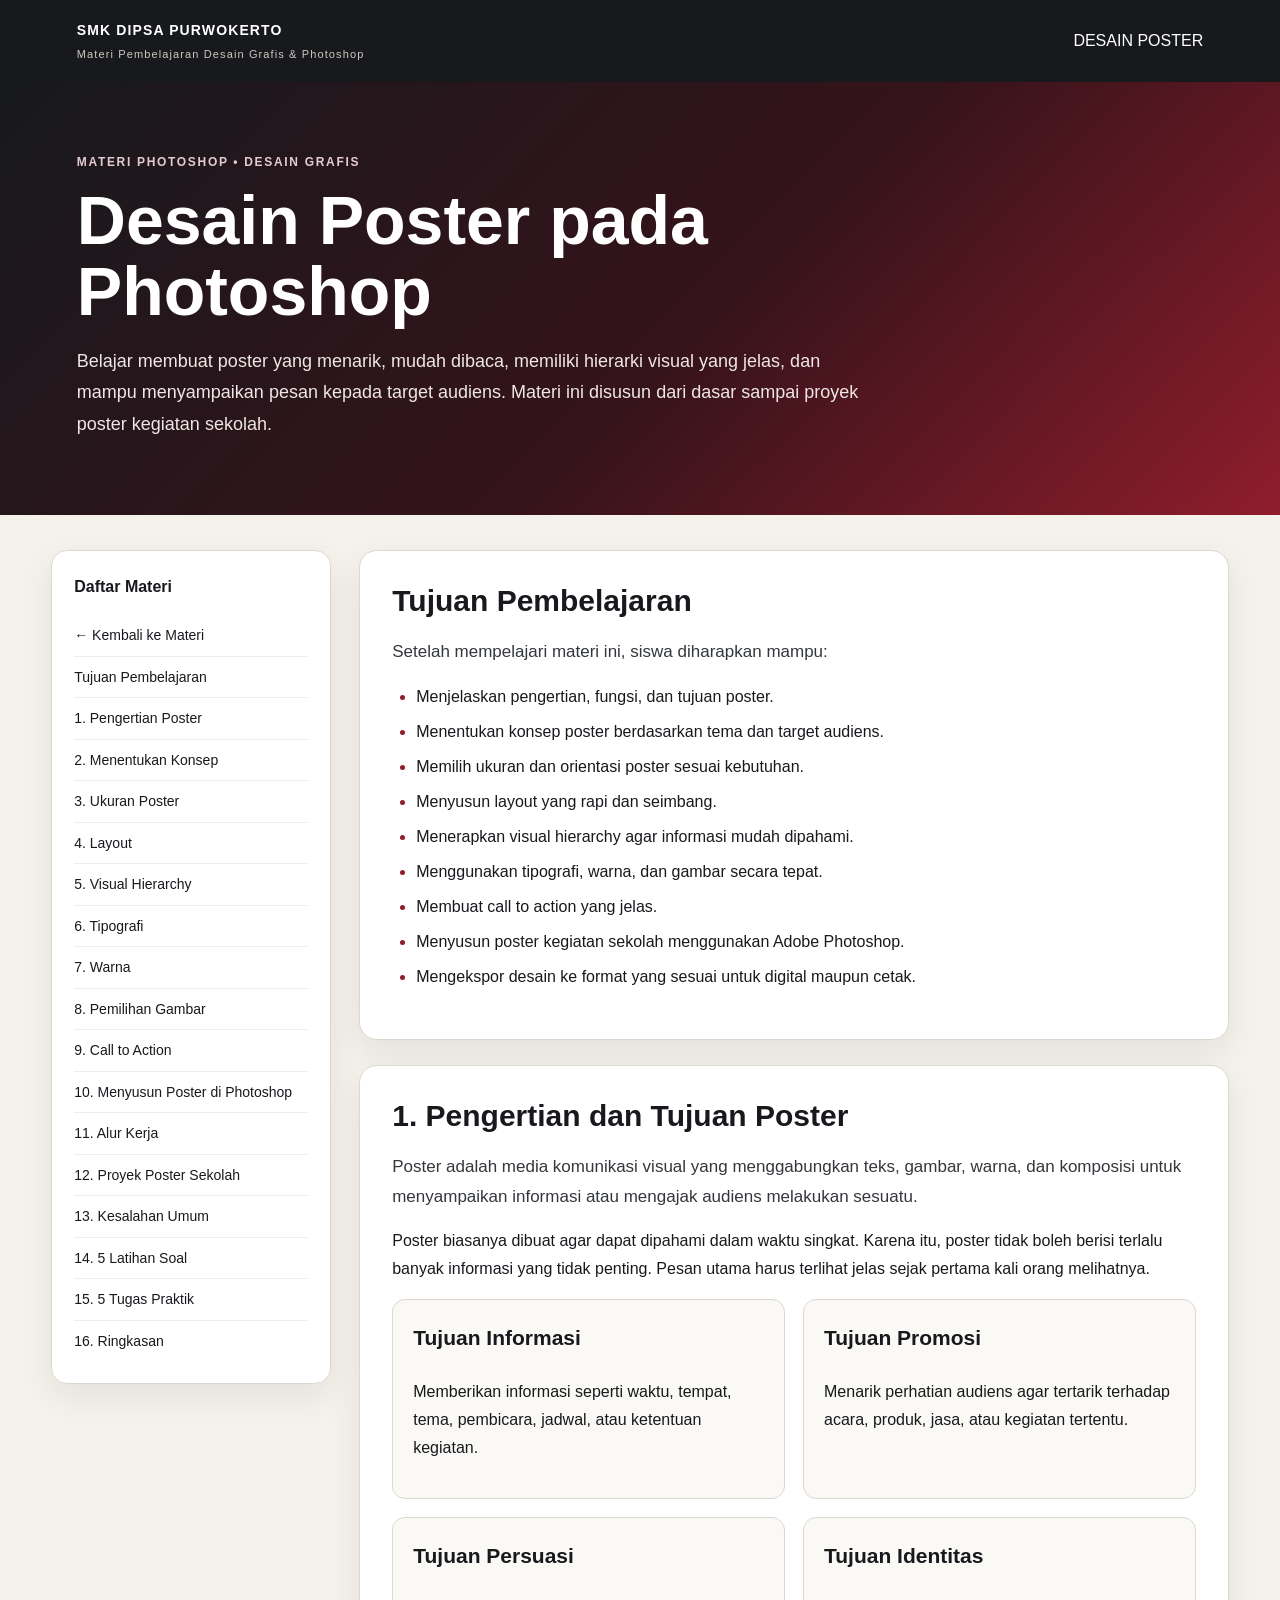
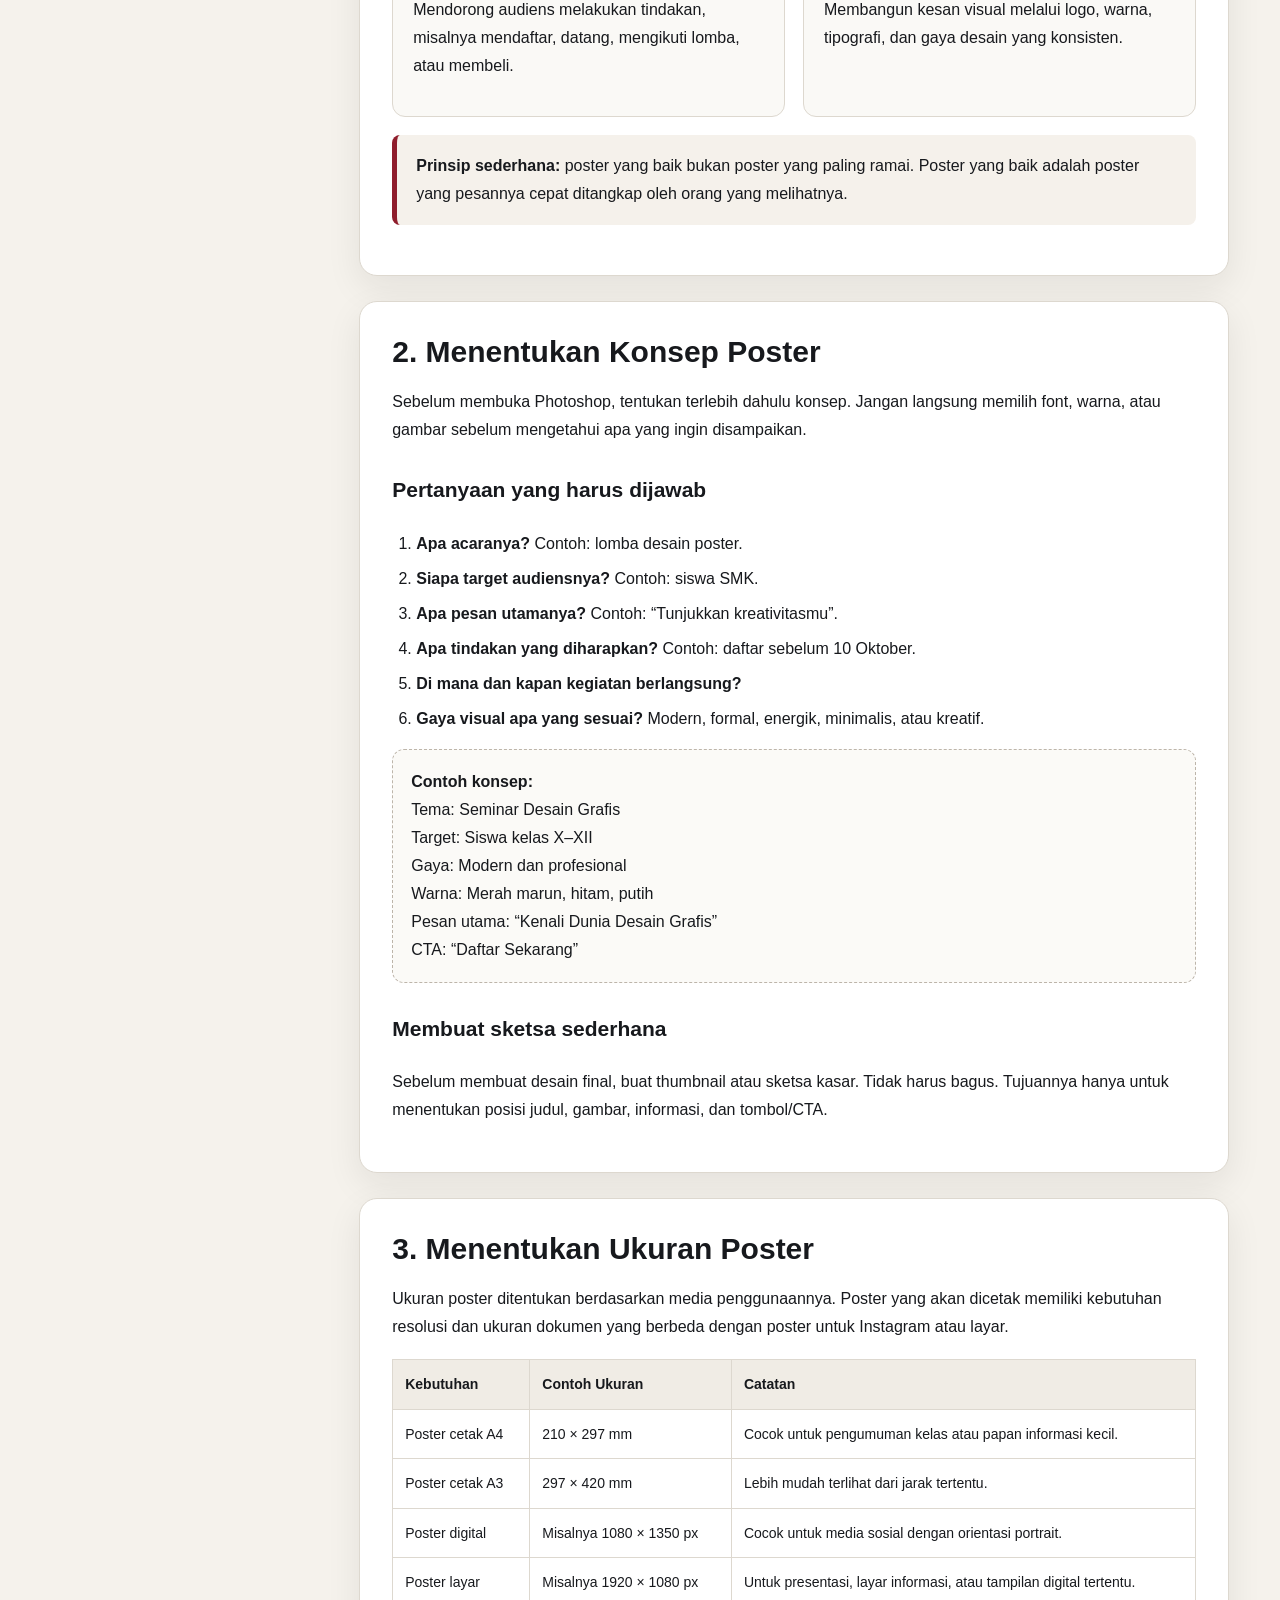
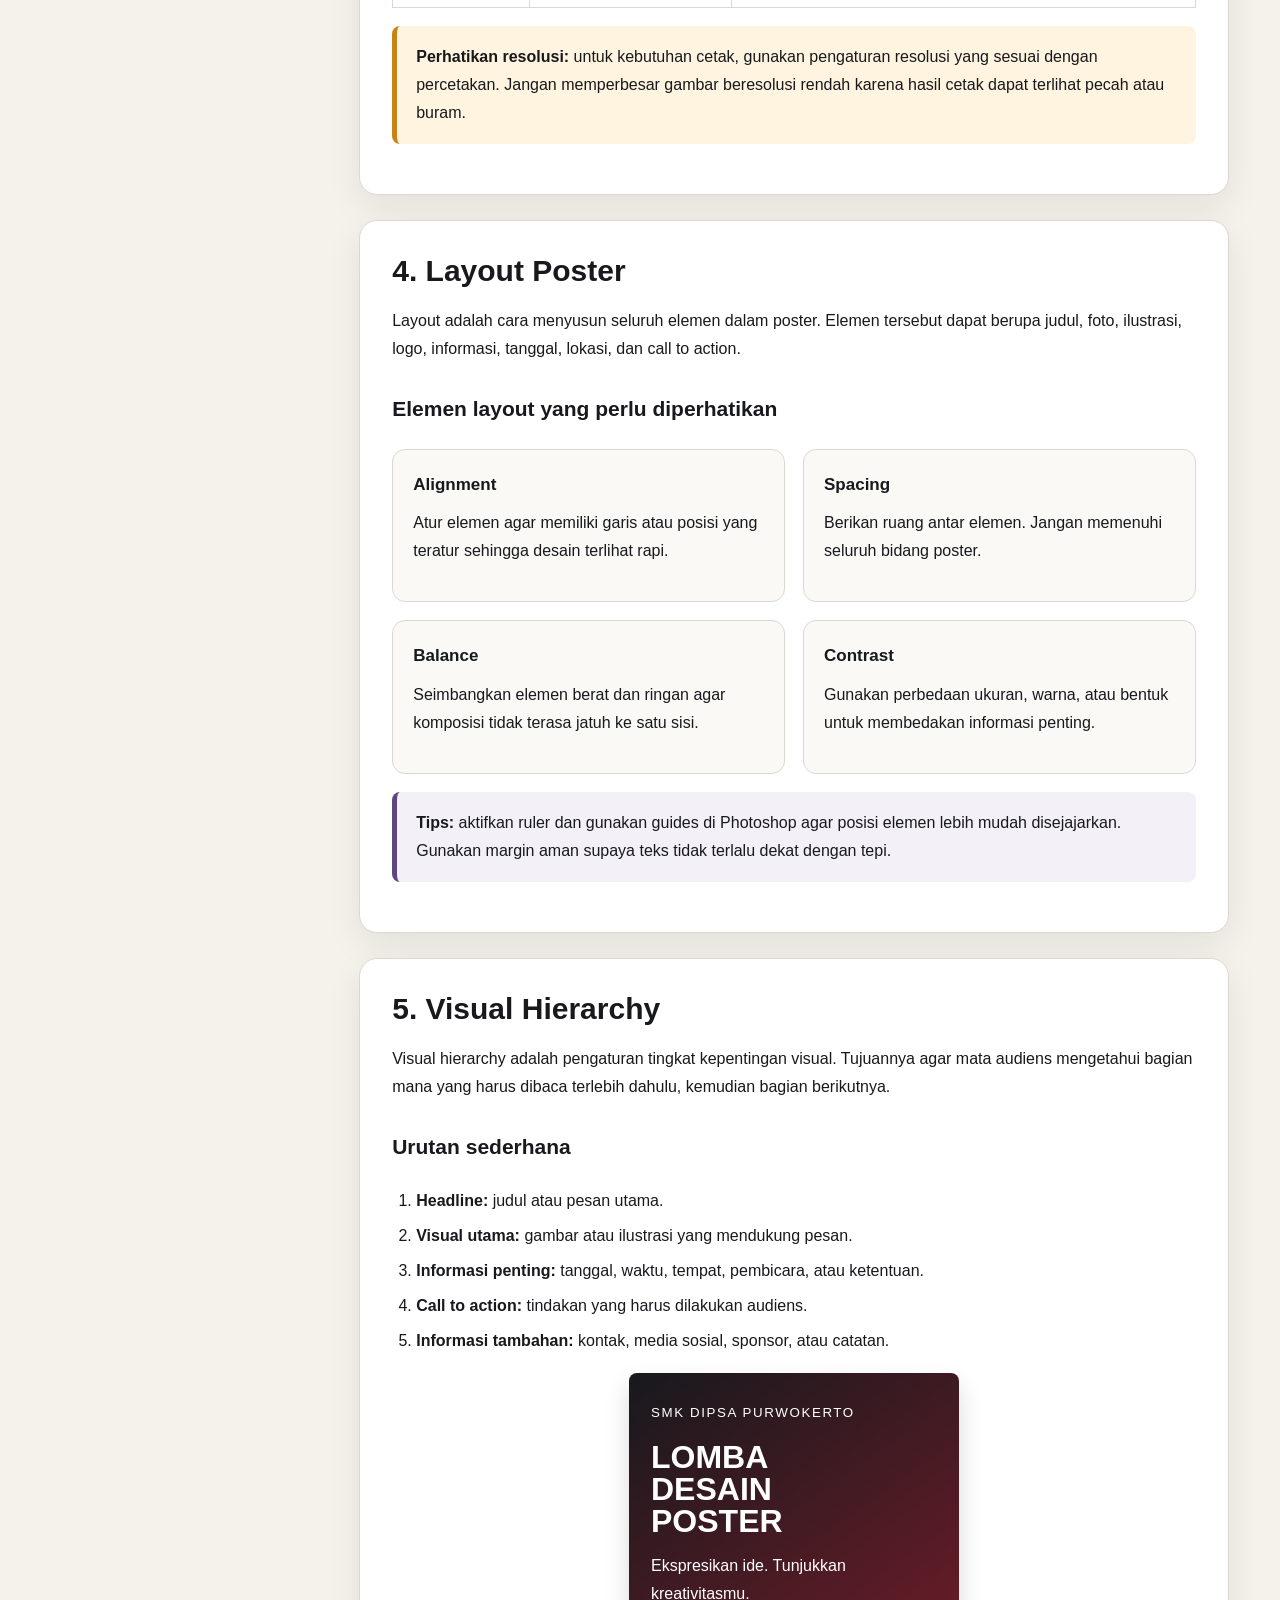
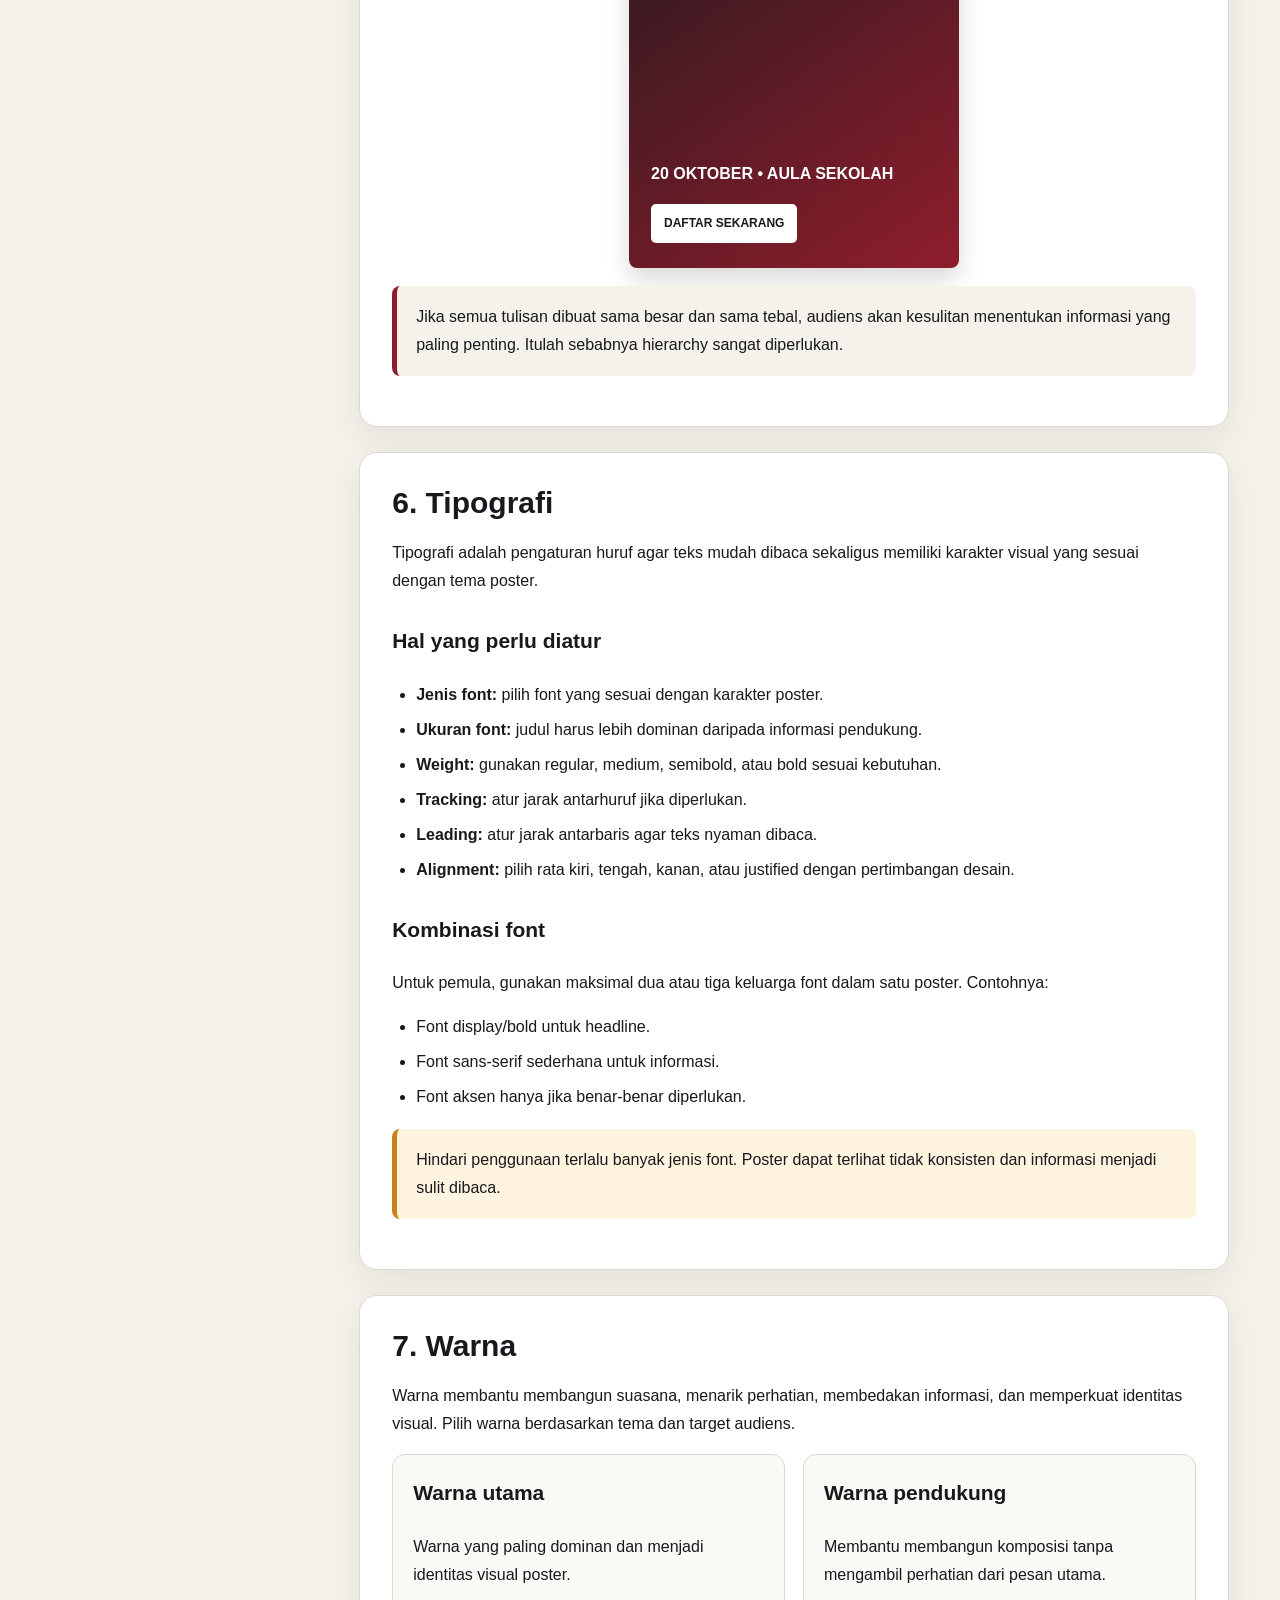
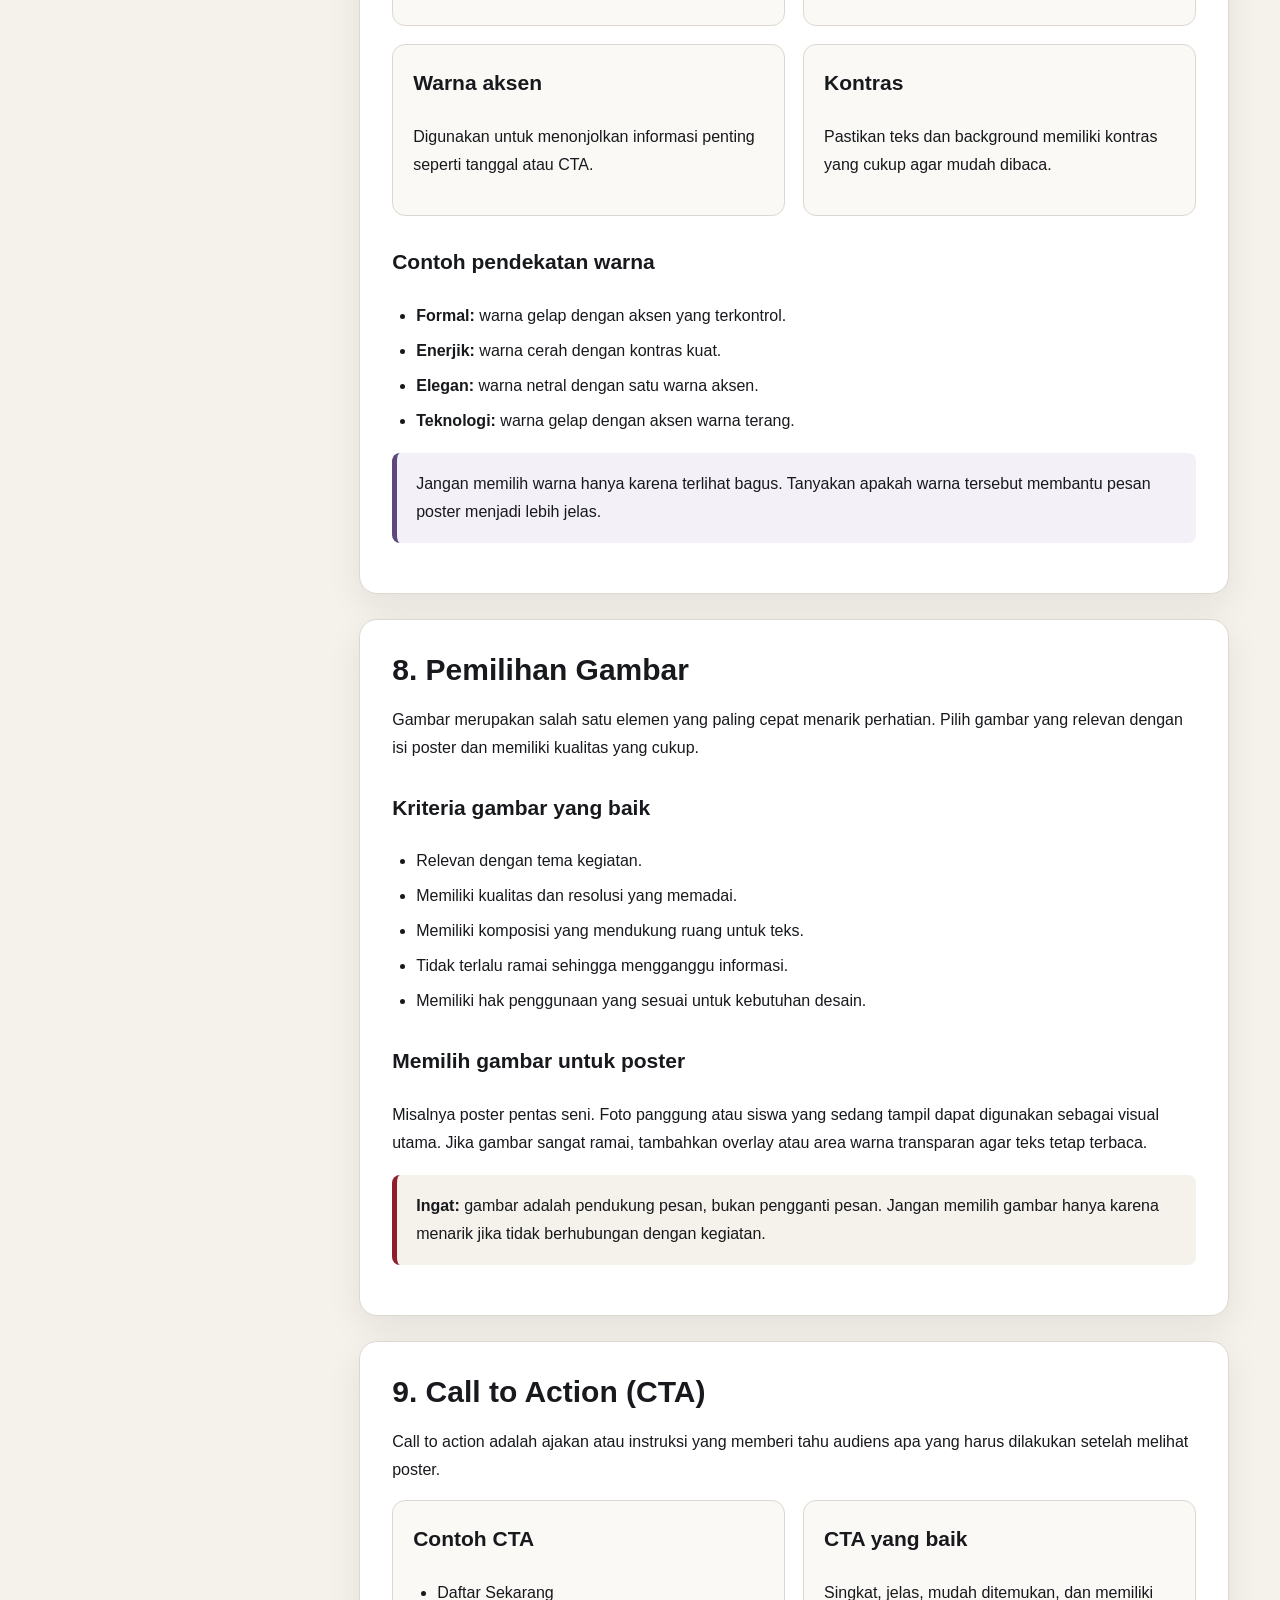
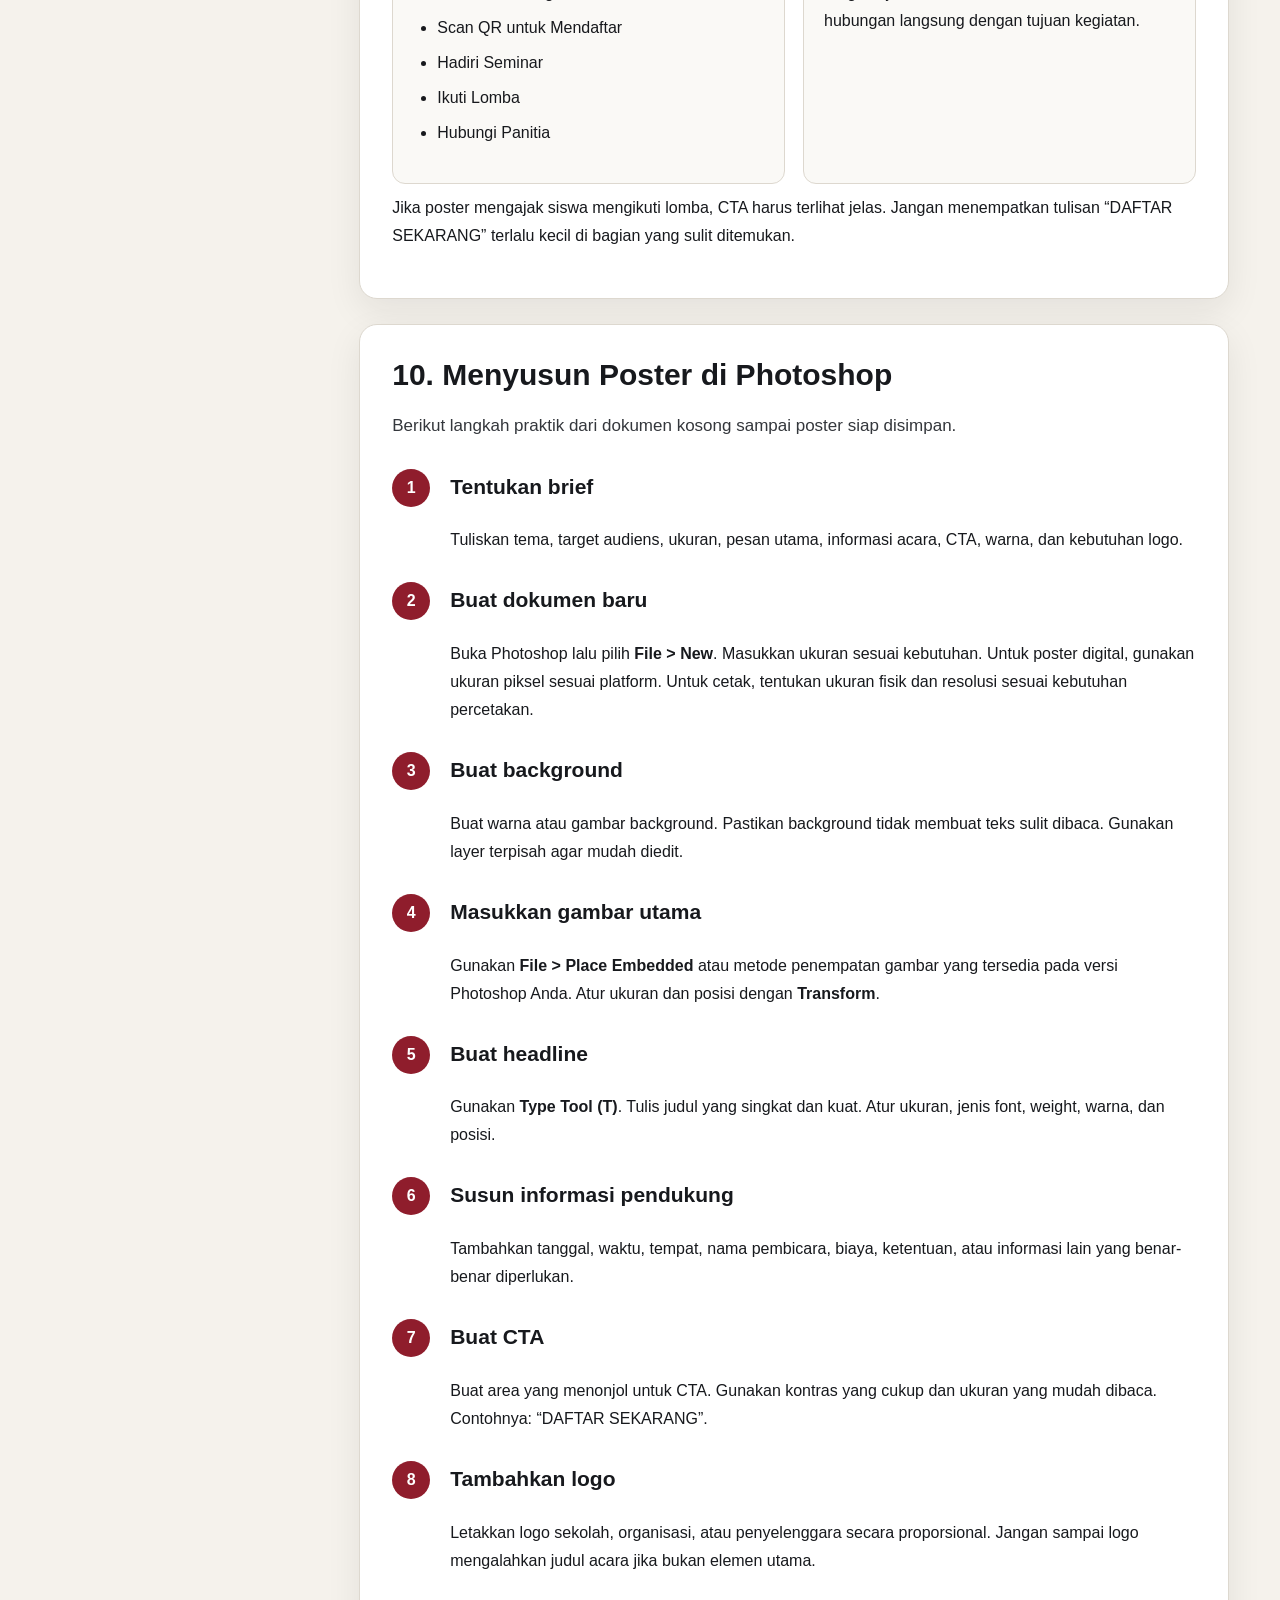
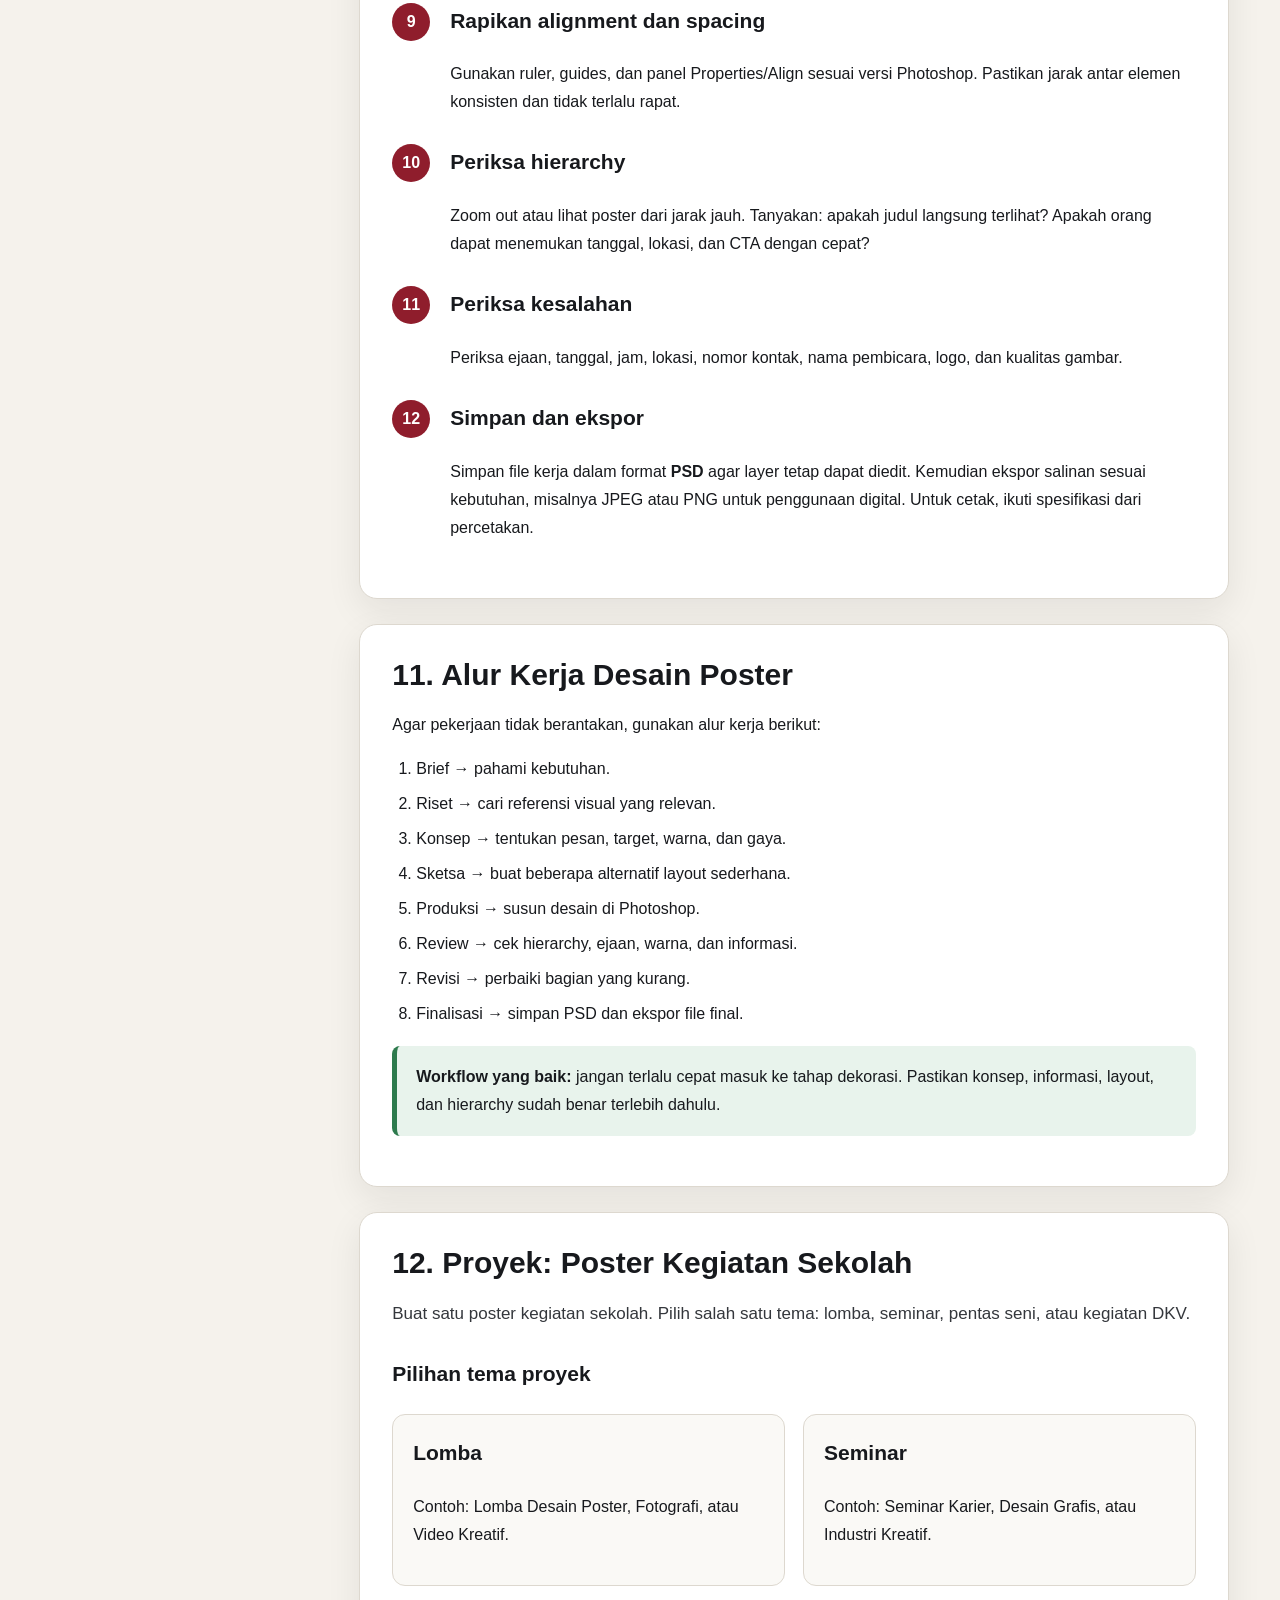
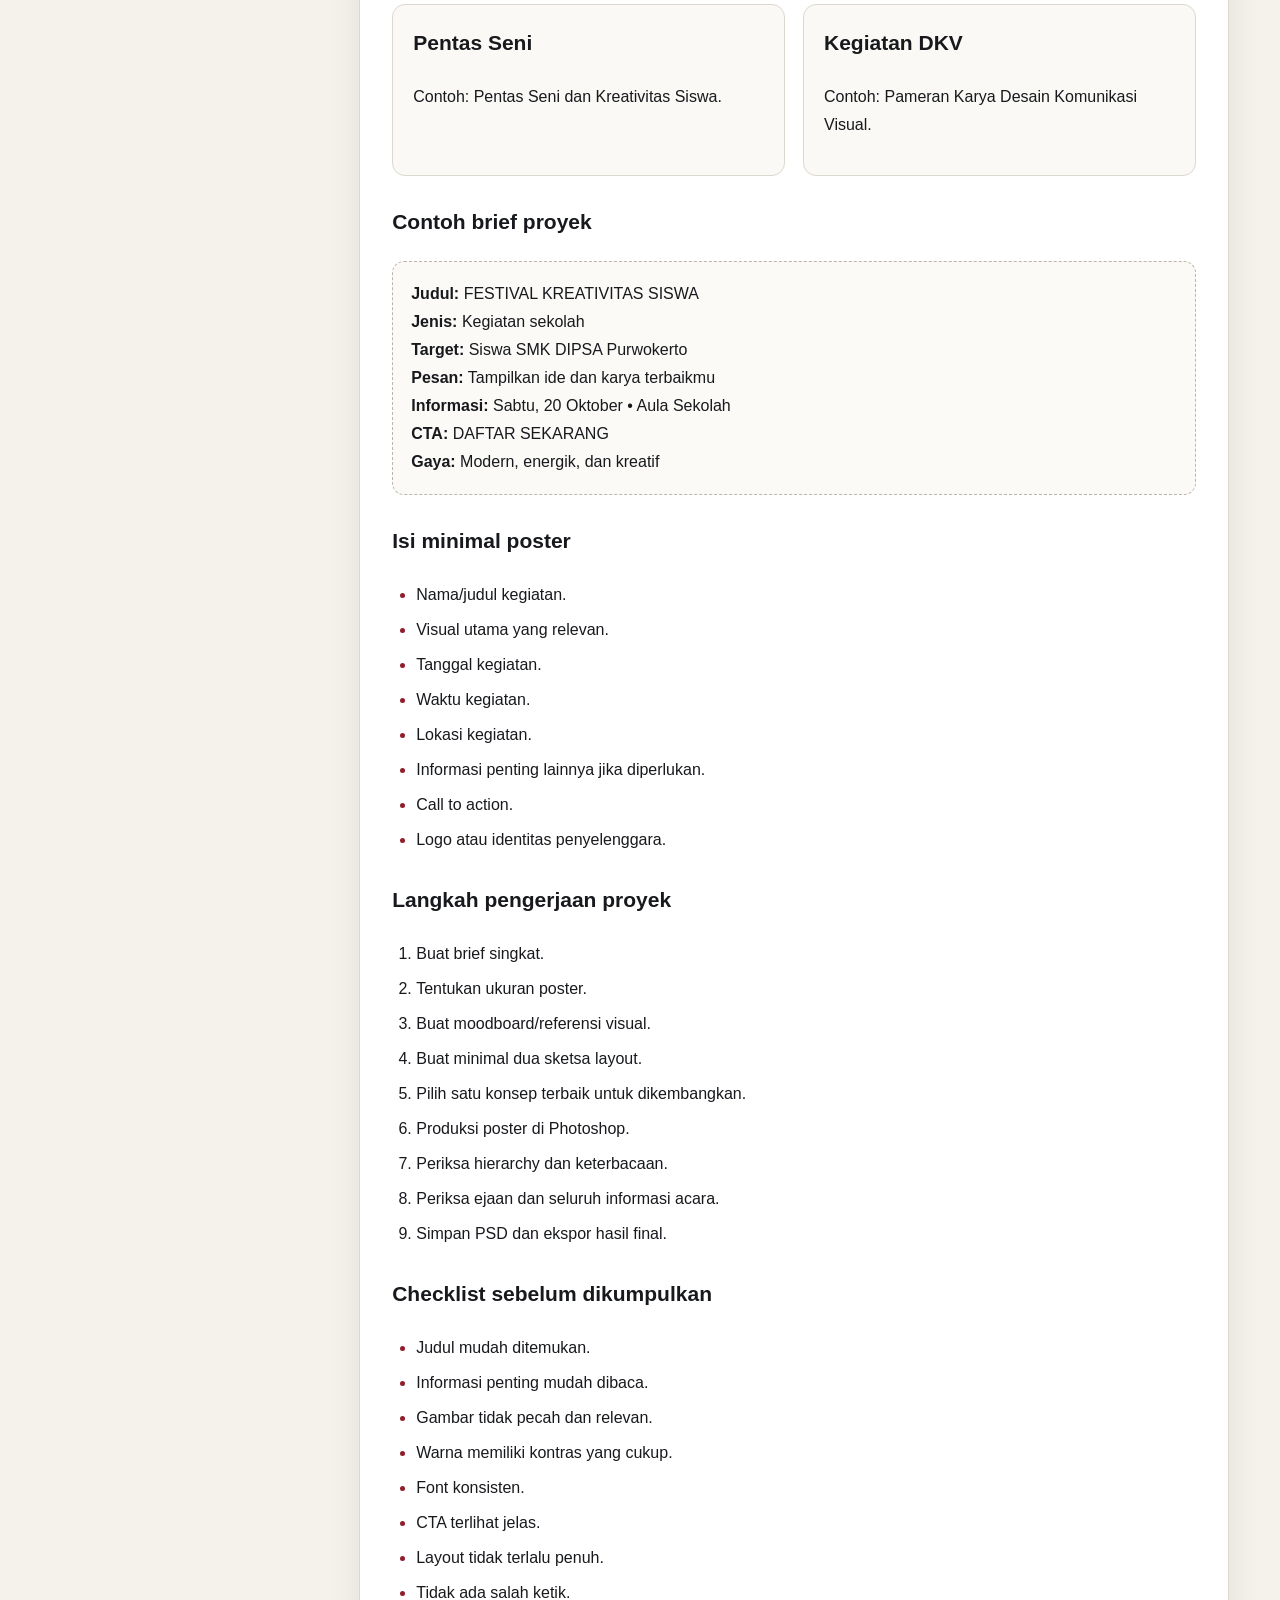
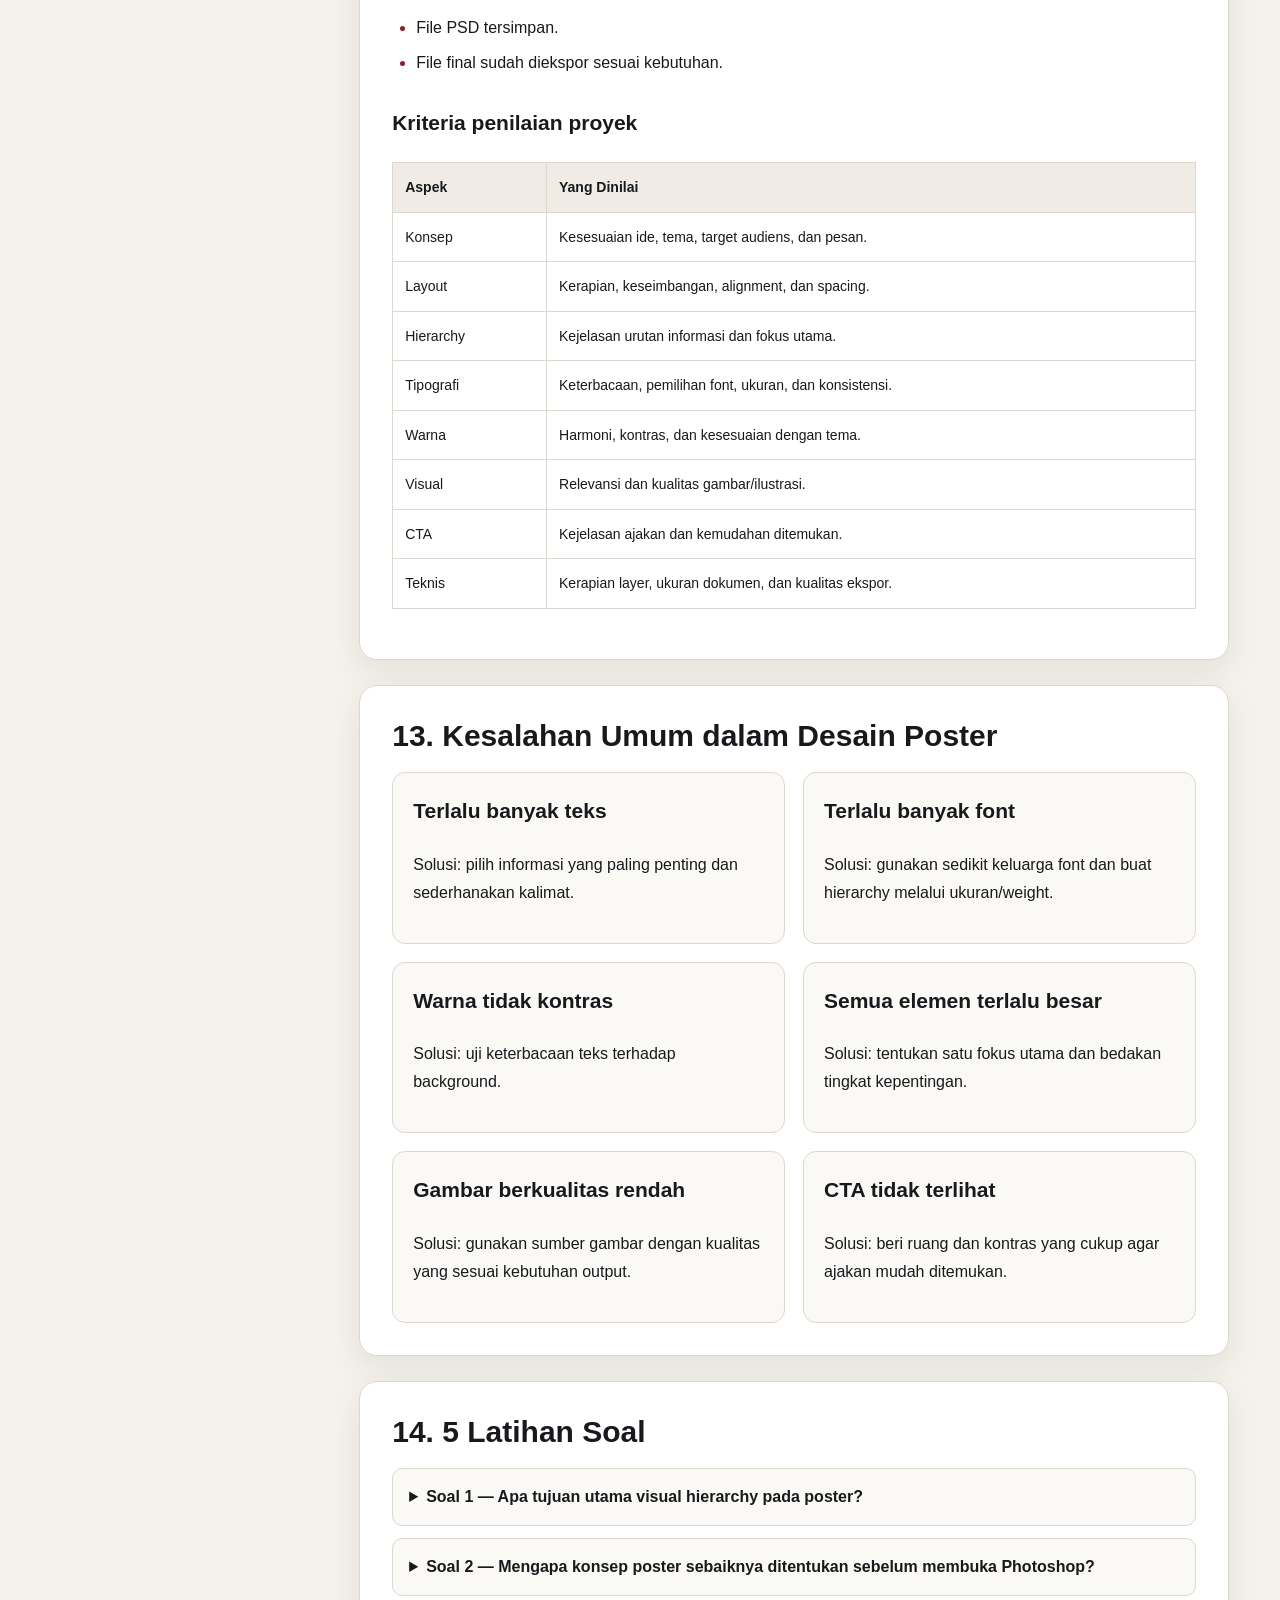
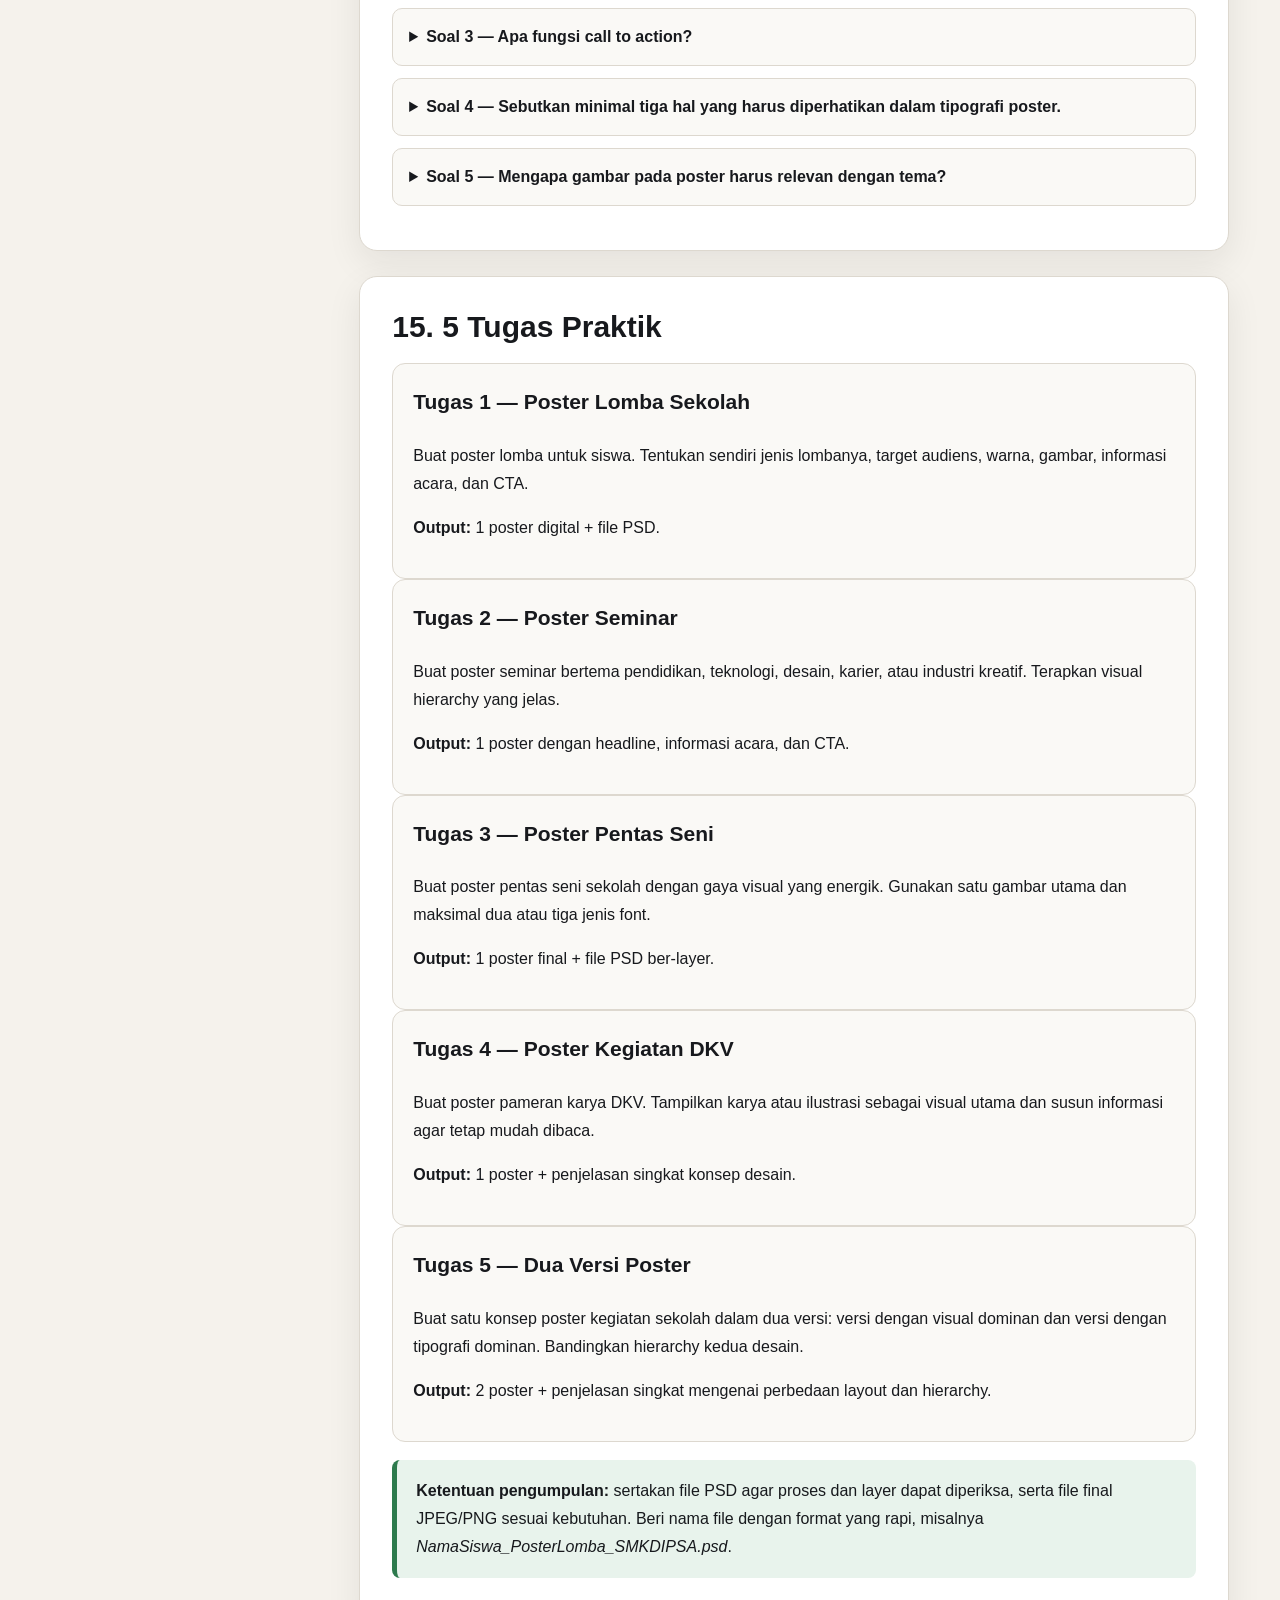
<file: materi/Desain Poster pada Photoshop.html>
<!DOCTYPE html>
<html lang="id">
<head>
<meta charset="UTF-8">
<meta name="viewport" content="width=device-width, initial-scale=1.0">
<title>Desain Poster pada Photoshop - SMK DIPSA Purwokerto</title>
<style>
:root{
  --ink:#17191d;
  --muted:#626872;
  --paper:#f5f2ec;
  --white:#ffffff;
  --accent:#8f1d2c;
  --accent-dark:#67131f;
  --line:#ddd8cf;
  --soft:#eee9e1;
  --success:#e8f3ec;
  --warning:#fff4df;
  --shadow:0 12px 35px rgba(23,25,29,.08);
}
*{box-sizing:border-box}
html{scroll-behavior:smooth}
body{
  margin:0;
  font-family:Arial,Helvetica,sans-serif;
  color:var(--ink);
  background:var(--paper);
  line-height:1.75;
}
a{color:var(--accent);text-decoration:none}
a:hover{text-decoration:underline}
header{
  background:var(--ink);
  color:#fff;
  padding:18px 6%;
  display:flex;
  align-items:center;
  justify-content:space-between;
  gap:20px;
}
.brand{font-weight:800;letter-spacing:.08em;font-size:14px}
.brand span{display:block;color:#cfc9bf;font-size:11px;margin-top:2px;font-weight:500}
.container{width:min(1180px,92%);margin:auto}
.hero{
  background:linear-gradient(135deg,#17191d 0%,#35131a 55%,#8f1d2c 100%);
  color:#fff;
  padding:70px 6% 75px;
}
.hero-inner{width:min(1180px,100%);margin:auto}
.eyebrow{
  text-transform:uppercase;
  letter-spacing:.14em;
  font-size:12px;
  color:#e5cbd0;
  font-weight:700;
}
.hero h1{
  font-size:clamp(36px,6vw,68px);
  line-height:1.05;
  margin:12px 0 18px;
  max-width:850px;
}
.hero p{max-width:800px;color:#eee7e5;font-size:18px;margin:0}
.layout{
  width:min(1180px,92%);
  margin:35px auto 70px;
  display:grid;
  grid-template-columns:280px 1fr;
  gap:28px;
}
.sidebar{
  position:sticky;
  top:20px;
  align-self:start;
  background:var(--white);
  border:1px solid var(--line);
  box-shadow:var(--shadow);
  padding:22px;
  border-radius:16px;
}
.sidebar h3{margin:0 0 14px;font-size:16px}
.sidebar a{
  display:block;
  padding:8px 0;
  border-bottom:1px solid #eee;
  color:var(--ink);
  font-size:14px;
}
.sidebar a:last-child{border-bottom:0}
main section{
  background:var(--white);
  border:1px solid var(--line);
  box-shadow:var(--shadow);
  padding:32px;
  margin-bottom:25px;
  border-radius:18px;
}
h2{
  font-size:30px;
  line-height:1.2;
  margin:0 0 18px;
}
h3{font-size:21px;margin-top:28px}
h4{font-size:17px;margin-bottom:8px}
p{margin:10px 0 16px}
ul,ol{padding-left:24px}
li{margin:7px 0}
.lead{font-size:17px;color:#34373c}
.tag{
  display:inline-block;
  padding:5px 10px;
  border-radius:999px;
  background:#f0e4e6;
  color:var(--accent-dark);
  font-size:12px;
  font-weight:700;
  margin:3px 4px 3px 0;
}
.grid{
  display:grid;
  grid-template-columns:repeat(2,minmax(0,1fr));
  gap:18px;
}
.card{
  background:#faf9f6;
  border:1px solid var(--line);
  border-radius:13px;
  padding:20px;
}
.card h3,.card h4{margin-top:0}
.note,.tip,.warning,.success{
  padding:17px 19px;
  border-left:5px solid var(--accent);
  border-radius:8px;
  margin:18px 0;
}
.note{background:#f5f1eb}
.tip{background:#f3f0f8;border-color:#5d477d}
.warning{background:var(--warning);border-color:#c78316}
.success{background:var(--success);border-color:#2d7a4d}
.step{
  counter-increment:steps;
  position:relative;
  padding-left:58px;
  margin:24px 0;
}
.steps{counter-reset:steps}
.step:before{
  content:counter(steps);
  position:absolute;
  left:0;top:0;
  width:38px;height:38px;
  display:grid;place-items:center;
  background:var(--accent);
  color:#fff;
  border-radius:50%;
  font-weight:800;
}
table{
  width:100%;
  border-collapse:collapse;
  margin:18px 0;
  font-size:14px;
}
th,td{
  border:1px solid var(--line);
  padding:12px;
  text-align:left;
  vertical-align:top;
}
th{background:#f0ece5}
kbd{
  background:#24272c;
  color:#fff;
  padding:2px 7px;
  border-radius:5px;
  font-size:12px;
}
.example{
  border:1px dashed #bdb5aa;
  background:#fbfaf7;
  border-radius:12px;
  padding:18px;
  margin:15px 0;
}
.poster-demo{
  width:min(330px,100%);
  aspect-ratio:2/3;
  margin:18px auto;
  padding:25px 22px;
  color:#fff;
  background:linear-gradient(145deg,#17191d,#8f1d2c);
  border-radius:8px;
  display:flex;
  flex-direction:column;
  justify-content:space-between;
  box-shadow:0 12px 25px rgba(0,0,0,.15);
}
.poster-demo small{letter-spacing:.12em;text-transform:uppercase}
.poster-demo h3{font-size:32px;line-height:1;margin:15px 0}
.poster-demo .cta{
  display:inline-block;
  background:#fff;
  color:#17191d;
  padding:9px 13px;
  border-radius:5px;
  font-weight:800;
  font-size:12px;
}
.checklist li::marker{color:var(--accent)}
details{
  border:1px solid var(--line);
  border-radius:10px;
  padding:14px 16px;
  margin:12px 0;
  background:#faf9f6;
}
summary{cursor:pointer;font-weight:700}
footer{
  background:var(--ink);
  color:#cfcfcf;
  padding:35px 6%;
  text-align:center;
  font-size:13px;
}
@media(max-width:850px){
  .layout{grid-template-columns:1fr}
  .sidebar{position:static}
  .grid{grid-template-columns:1fr}
}
@media(max-width:600px){
  header{padding:15px 4%}
  .hero{padding:52px 5% 58px}
  .layout{width:94%;margin-top:20px}
  main section{padding:22px 18px;border-radius:14px}
  h2{font-size:25px}
  .hero p{font-size:16px}
  table{font-size:13px}
  th,td{padding:9px}
}
@media print{
  body{background:#fff}
  header,.sidebar,footer{display:none}
  .layout{display:block;width:100%;margin:0}
  main section{box-shadow:none;border:0;page-break-inside:avoid}
}
</style>
</head>
<body>

<header>
  <div class="brand">
    SMK DIPSA PURWOKERTO
    <span>Materi Pembelajaran Desain Grafis & Photoshop</span>
  </div>
  <div>DESAIN POSTER</div>
</header>

<div class="hero">
  <div class="hero-inner">
    <div class="eyebrow">Materi Photoshop • Desain Grafis</div>
    <h1>Desain Poster pada Photoshop</h1>
    <p>
      Belajar membuat poster yang menarik, mudah dibaca, memiliki hierarki visual yang jelas,
      dan mampu menyampaikan pesan kepada target audiens. Materi ini disusun dari dasar sampai
      proyek poster kegiatan sekolah.
    </p>
  </div>
</div>

<div class="layout">
  <aside class="sidebar">
    <h3>Daftar Materi</h3>
    <a href="../index.html" class="back-btn">
        ← Kembali ke Materi
    <a href="#tujuan">Tujuan Pembelajaran</a>
    <a href="#pengertian">1. Pengertian Poster</a>
    <a href="#konsep">2. Menentukan Konsep</a>
    <a href="#ukuran">3. Ukuran Poster</a>
    <a href="#layout">4. Layout</a>
    <a href="#hierarchy">5. Visual Hierarchy</a>
    <a href="#tipografi">6. Tipografi</a>
    <a href="#warna">7. Warna</a>
    <a href="#gambar">8. Pemilihan Gambar</a>
    <a href="#cta">9. Call to Action</a>
    <a href="#photoshop">10. Menyusun Poster di Photoshop</a>
    <a href="#workflow">11. Alur Kerja</a>
    <a href="#proyek">12. Proyek Poster Sekolah</a>
    <a href="#kesalahan">13. Kesalahan Umum</a>
    <a href="#soal">14. 5 Latihan Soal</a>
    <a href="#tugas">15. 5 Tugas Praktik</a>
    <a href="#ringkasan">16. Ringkasan</a>
  </aside>

  <main>
    <section id="tujuan">
      <h2>Tujuan Pembelajaran</h2>
      <p class="lead">Setelah mempelajari materi ini, siswa diharapkan mampu:</p>
      <ul class="checklist">
        <li>Menjelaskan pengertian, fungsi, dan tujuan poster.</li>
        <li>Menentukan konsep poster berdasarkan tema dan target audiens.</li>
        <li>Memilih ukuran dan orientasi poster sesuai kebutuhan.</li>
        <li>Menyusun layout yang rapi dan seimbang.</li>
        <li>Menerapkan visual hierarchy agar informasi mudah dipahami.</li>
        <li>Menggunakan tipografi, warna, dan gambar secara tepat.</li>
        <li>Membuat call to action yang jelas.</li>
        <li>Menyusun poster kegiatan sekolah menggunakan Adobe Photoshop.</li>
        <li>Mengekspor desain ke format yang sesuai untuk digital maupun cetak.</li>
      </ul>
    </section>

    <section id="pengertian">
      <h2>1. Pengertian dan Tujuan Poster</h2>
      <p class="lead">
        Poster adalah media komunikasi visual yang menggabungkan teks, gambar, warna, dan komposisi
        untuk menyampaikan informasi atau mengajak audiens melakukan sesuatu.
      </p>
      <p>
        Poster biasanya dibuat agar dapat dipahami dalam waktu singkat. Karena itu, poster tidak boleh
        berisi terlalu banyak informasi yang tidak penting. Pesan utama harus terlihat jelas sejak
        pertama kali orang melihatnya.
      </p>

      <div class="grid">
        <div class="card">
          <h3>Tujuan Informasi</h3>
          <p>Memberikan informasi seperti waktu, tempat, tema, pembicara, jadwal, atau ketentuan kegiatan.</p>
        </div>
        <div class="card">
          <h3>Tujuan Promosi</h3>
          <p>Menarik perhatian audiens agar tertarik terhadap acara, produk, jasa, atau kegiatan tertentu.</p>
        </div>
        <div class="card">
          <h3>Tujuan Persuasi</h3>
          <p>Mendorong audiens melakukan tindakan, misalnya mendaftar, datang, mengikuti lomba, atau membeli.</p>
        </div>
        <div class="card">
          <h3>Tujuan Identitas</h3>
          <p>Membangun kesan visual melalui logo, warna, tipografi, dan gaya desain yang konsisten.</p>
        </div>
      </div>

      <div class="note">
        <strong>Prinsip sederhana:</strong> poster yang baik bukan poster yang paling ramai.
        Poster yang baik adalah poster yang pesannya cepat ditangkap oleh orang yang melihatnya.
      </div>
    </section>

    <section id="konsep">
      <h2>2. Menentukan Konsep Poster</h2>
      <p>
        Sebelum membuka Photoshop, tentukan terlebih dahulu konsep. Jangan langsung memilih font,
        warna, atau gambar sebelum mengetahui apa yang ingin disampaikan.
      </p>

      <h3>Pertanyaan yang harus dijawab</h3>
      <ol>
        <li><strong>Apa acaranya?</strong> Contoh: lomba desain poster.</li>
        <li><strong>Siapa target audiensnya?</strong> Contoh: siswa SMK.</li>
        <li><strong>Apa pesan utamanya?</strong> Contoh: “Tunjukkan kreativitasmu”.</li>
        <li><strong>Apa tindakan yang diharapkan?</strong> Contoh: daftar sebelum 10 Oktober.</li>
        <li><strong>Di mana dan kapan kegiatan berlangsung?</strong></li>
        <li><strong>Gaya visual apa yang sesuai?</strong> Modern, formal, energik, minimalis, atau kreatif.</li>
      </ol>

      <div class="example">
        <strong>Contoh konsep:</strong><br>
        Tema: Seminar Desain Grafis<br>
        Target: Siswa kelas X–XII<br>
        Gaya: Modern dan profesional<br>
        Warna: Merah marun, hitam, putih<br>
        Pesan utama: “Kenali Dunia Desain Grafis”<br>
        CTA: “Daftar Sekarang”
      </div>

      <h3>Membuat sketsa sederhana</h3>
      <p>
        Sebelum membuat desain final, buat thumbnail atau sketsa kasar. Tidak harus bagus.
        Tujuannya hanya untuk menentukan posisi judul, gambar, informasi, dan tombol/CTA.
      </p>
    </section>

    <section id="ukuran">
      <h2>3. Menentukan Ukuran Poster</h2>
      <p>
        Ukuran poster ditentukan berdasarkan media penggunaannya. Poster yang akan dicetak memiliki
        kebutuhan resolusi dan ukuran dokumen yang berbeda dengan poster untuk Instagram atau layar.
      </p>

      <table>
        <thead>
          <tr>
            <th>Kebutuhan</th>
            <th>Contoh Ukuran</th>
            <th>Catatan</th>
          </tr>
        </thead>
        <tbody>
          <tr>
            <td>Poster cetak A4</td>
            <td>210 × 297 mm</td>
            <td>Cocok untuk pengumuman kelas atau papan informasi kecil.</td>
          </tr>
          <tr>
            <td>Poster cetak A3</td>
            <td>297 × 420 mm</td>
            <td>Lebih mudah terlihat dari jarak tertentu.</td>
          </tr>
          <tr>
            <td>Poster digital</td>
            <td>Misalnya 1080 × 1350 px</td>
            <td>Cocok untuk media sosial dengan orientasi portrait.</td>
          </tr>
          <tr>
            <td>Poster layar</td>
            <td>Misalnya 1920 × 1080 px</td>
            <td>Untuk presentasi, layar informasi, atau tampilan digital tertentu.</td>
          </tr>
        </tbody>
      </table>

      <div class="warning">
        <strong>Perhatikan resolusi:</strong> untuk kebutuhan cetak, gunakan pengaturan resolusi yang
        sesuai dengan percetakan. Jangan memperbesar gambar beresolusi rendah karena hasil cetak dapat
        terlihat pecah atau buram.
      </div>
    </section>

    <section id="layout">
      <h2>4. Layout Poster</h2>
      <p>
        Layout adalah cara menyusun seluruh elemen dalam poster. Elemen tersebut dapat berupa judul,
        foto, ilustrasi, logo, informasi, tanggal, lokasi, dan call to action.
      </p>

      <h3>Elemen layout yang perlu diperhatikan</h3>
      <div class="grid">
        <div class="card">
          <h4>Alignment</h4>
          <p>Atur elemen agar memiliki garis atau posisi yang teratur sehingga desain terlihat rapi.</p>
        </div>
        <div class="card">
          <h4>Spacing</h4>
          <p>Berikan ruang antar elemen. Jangan memenuhi seluruh bidang poster.</p>
        </div>
        <div class="card">
          <h4>Balance</h4>
          <p>Seimbangkan elemen berat dan ringan agar komposisi tidak terasa jatuh ke satu sisi.</p>
        </div>
        <div class="card">
          <h4>Contrast</h4>
          <p>Gunakan perbedaan ukuran, warna, atau bentuk untuk membedakan informasi penting.</p>
        </div>
      </div>

      <div class="tip">
        <strong>Tips:</strong> aktifkan ruler dan gunakan guides di Photoshop agar posisi elemen lebih
        mudah disejajarkan. Gunakan margin aman supaya teks tidak terlalu dekat dengan tepi.
      </div>
    </section>

    <section id="hierarchy">
      <h2>5. Visual Hierarchy</h2>
      <p>
        Visual hierarchy adalah pengaturan tingkat kepentingan visual. Tujuannya agar mata audiens
        mengetahui bagian mana yang harus dibaca terlebih dahulu, kemudian bagian berikutnya.
      </p>

      <h3>Urutan sederhana</h3>
      <ol>
        <li><strong>Headline:</strong> judul atau pesan utama.</li>
        <li><strong>Visual utama:</strong> gambar atau ilustrasi yang mendukung pesan.</li>
        <li><strong>Informasi penting:</strong> tanggal, waktu, tempat, pembicara, atau ketentuan.</li>
        <li><strong>Call to action:</strong> tindakan yang harus dilakukan audiens.</li>
        <li><strong>Informasi tambahan:</strong> kontak, media sosial, sponsor, atau catatan.</li>
      </ol>

      <div class="poster-demo">
        <div>
          <small>SMK DIPSA PURWOKERTO</small>
          <h3>LOMBA<br>DESAIN<br>POSTER</h3>
          <p>Ekspresikan ide. Tunjukkan kreativitasmu.</p>
        </div>
        <div>
          <p><strong>20 OKTOBER • AULA SEKOLAH</strong></p>
          <span class="cta">DAFTAR SEKARANG</span>
        </div>
      </div>

      <div class="note">
        Jika semua tulisan dibuat sama besar dan sama tebal, audiens akan kesulitan menentukan
        informasi yang paling penting. Itulah sebabnya hierarchy sangat diperlukan.
      </div>
    </section>

    <section id="tipografi">
      <h2>6. Tipografi</h2>
      <p>
        Tipografi adalah pengaturan huruf agar teks mudah dibaca sekaligus memiliki karakter visual
        yang sesuai dengan tema poster.
      </p>

      <h3>Hal yang perlu diatur</h3>
      <ul>
        <li><strong>Jenis font:</strong> pilih font yang sesuai dengan karakter poster.</li>
        <li><strong>Ukuran font:</strong> judul harus lebih dominan daripada informasi pendukung.</li>
        <li><strong>Weight:</strong> gunakan regular, medium, semibold, atau bold sesuai kebutuhan.</li>
        <li><strong>Tracking:</strong> atur jarak antarhuruf jika diperlukan.</li>
        <li><strong>Leading:</strong> atur jarak antarbaris agar teks nyaman dibaca.</li>
        <li><strong>Alignment:</strong> pilih rata kiri, tengah, kanan, atau justified dengan pertimbangan desain.</li>
      </ul>

      <h3>Kombinasi font</h3>
      <p>
        Untuk pemula, gunakan maksimal dua atau tiga keluarga font dalam satu poster. Contohnya:
      </p>
      <ul>
        <li>Font display/bold untuk headline.</li>
        <li>Font sans-serif sederhana untuk informasi.</li>
        <li>Font aksen hanya jika benar-benar diperlukan.</li>
      </ul>

      <div class="warning">
        Hindari penggunaan terlalu banyak jenis font. Poster dapat terlihat tidak konsisten dan
        informasi menjadi sulit dibaca.
      </div>
    </section>

    <section id="warna">
      <h2>7. Warna</h2>
      <p>
        Warna membantu membangun suasana, menarik perhatian, membedakan informasi, dan memperkuat
        identitas visual. Pilih warna berdasarkan tema dan target audiens.
      </p>

      <div class="grid">
        <div class="card">
          <h3>Warna utama</h3>
          <p>Warna yang paling dominan dan menjadi identitas visual poster.</p>
        </div>
        <div class="card">
          <h3>Warna pendukung</h3>
          <p>Membantu membangun komposisi tanpa mengambil perhatian dari pesan utama.</p>
        </div>
        <div class="card">
          <h3>Warna aksen</h3>
          <p>Digunakan untuk menonjolkan informasi penting seperti tanggal atau CTA.</p>
        </div>
        <div class="card">
          <h3>Kontras</h3>
          <p>Pastikan teks dan background memiliki kontras yang cukup agar mudah dibaca.</p>
        </div>
      </div>

      <h3>Contoh pendekatan warna</h3>
      <ul>
        <li><strong>Formal:</strong> warna gelap dengan aksen yang terkontrol.</li>
        <li><strong>Enerjik:</strong> warna cerah dengan kontras kuat.</li>
        <li><strong>Elegan:</strong> warna netral dengan satu warna aksen.</li>
        <li><strong>Teknologi:</strong> warna gelap dengan aksen warna terang.</li>
      </ul>

      <div class="tip">
        Jangan memilih warna hanya karena terlihat bagus. Tanyakan apakah warna tersebut membantu
        pesan poster menjadi lebih jelas.
      </div>
    </section>

    <section id="gambar">
      <h2>8. Pemilihan Gambar</h2>
      <p>
        Gambar merupakan salah satu elemen yang paling cepat menarik perhatian. Pilih gambar yang
        relevan dengan isi poster dan memiliki kualitas yang cukup.
      </p>

      <h3>Kriteria gambar yang baik</h3>
      <ul>
        <li>Relevan dengan tema kegiatan.</li>
        <li>Memiliki kualitas dan resolusi yang memadai.</li>
        <li>Memiliki komposisi yang mendukung ruang untuk teks.</li>
        <li>Tidak terlalu ramai sehingga mengganggu informasi.</li>
        <li>Memiliki hak penggunaan yang sesuai untuk kebutuhan desain.</li>
      </ul>

      <h3>Memilih gambar untuk poster</h3>
      <p>
        Misalnya poster pentas seni. Foto panggung atau siswa yang sedang tampil dapat digunakan
        sebagai visual utama. Jika gambar sangat ramai, tambahkan overlay atau area warna transparan
        agar teks tetap terbaca.
      </p>

      <div class="note">
        <strong>Ingat:</strong> gambar adalah pendukung pesan, bukan pengganti pesan. Jangan memilih
        gambar hanya karena menarik jika tidak berhubungan dengan kegiatan.
      </div>
    </section>

    <section id="cta">
      <h2>9. Call to Action (CTA)</h2>
      <p>
        Call to action adalah ajakan atau instruksi yang memberi tahu audiens apa yang harus dilakukan
        setelah melihat poster.
      </p>

      <div class="grid">
        <div class="card">
          <h3>Contoh CTA</h3>
          <ul>
            <li>Daftar Sekarang</li>
            <li>Scan QR untuk Mendaftar</li>
            <li>Hadiri Seminar</li>
            <li>Ikuti Lomba</li>
            <li>Hubungi Panitia</li>
          </ul>
        </div>
        <div class="card">
          <h3>CTA yang baik</h3>
          <p>Singkat, jelas, mudah ditemukan, dan memiliki hubungan langsung dengan tujuan kegiatan.</p>
        </div>
      </div>

      <p>
        Jika poster mengajak siswa mengikuti lomba, CTA harus terlihat jelas. Jangan menempatkan
        tulisan “DAFTAR SEKARANG” terlalu kecil di bagian yang sulit ditemukan.
      </p>
    </section>

    <section id="photoshop">
      <h2>10. Menyusun Poster di Photoshop</h2>
      <p class="lead">
        Berikut langkah praktik dari dokumen kosong sampai poster siap disimpan.
      </p>

      <div class="steps">
        <div class="step">
          <h3>Tentukan brief</h3>
          <p>
            Tuliskan tema, target audiens, ukuran, pesan utama, informasi acara, CTA, warna,
            dan kebutuhan logo.
          </p>
        </div>

        <div class="step">
          <h3>Buat dokumen baru</h3>
          <p>
            Buka Photoshop lalu pilih <strong>File &gt; New</strong>. Masukkan ukuran sesuai kebutuhan.
            Untuk poster digital, gunakan ukuran piksel sesuai platform. Untuk cetak, tentukan ukuran
            fisik dan resolusi sesuai kebutuhan percetakan.
          </p>
        </div>

        <div class="step">
          <h3>Buat background</h3>
          <p>
            Buat warna atau gambar background. Pastikan background tidak membuat teks sulit dibaca.
            Gunakan layer terpisah agar mudah diedit.
          </p>
        </div>

        <div class="step">
          <h3>Masukkan gambar utama</h3>
          <p>
            Gunakan <strong>File &gt; Place Embedded</strong> atau metode penempatan gambar yang tersedia
            pada versi Photoshop Anda. Atur ukuran dan posisi dengan <strong>Transform</strong>.
          </p>
        </div>

        <div class="step">
          <h3>Buat headline</h3>
          <p>
            Gunakan <strong>Type Tool (T)</strong>. Tulis judul yang singkat dan kuat. Atur ukuran,
            jenis font, weight, warna, dan posisi.
          </p>
        </div>

        <div class="step">
          <h3>Susun informasi pendukung</h3>
          <p>
            Tambahkan tanggal, waktu, tempat, nama pembicara, biaya, ketentuan, atau informasi lain
            yang benar-benar diperlukan.
          </p>
        </div>

        <div class="step">
          <h3>Buat CTA</h3>
          <p>
            Buat area yang menonjol untuk CTA. Gunakan kontras yang cukup dan ukuran yang mudah dibaca.
            Contohnya: “DAFTAR SEKARANG”.
          </p>
        </div>

        <div class="step">
          <h3>Tambahkan logo</h3>
          <p>
            Letakkan logo sekolah, organisasi, atau penyelenggara secara proporsional. Jangan sampai
            logo mengalahkan judul acara jika bukan elemen utama.
          </p>
        </div>

        <div class="step">
          <h3>Rapikan alignment dan spacing</h3>
          <p>
            Gunakan ruler, guides, dan panel Properties/Align sesuai versi Photoshop. Pastikan jarak
            antar elemen konsisten dan tidak terlalu rapat.
          </p>
        </div>

        <div class="step">
          <h3>Periksa hierarchy</h3>
          <p>
            Zoom out atau lihat poster dari jarak jauh. Tanyakan: apakah judul langsung terlihat?
            Apakah orang dapat menemukan tanggal, lokasi, dan CTA dengan cepat?
          </p>
        </div>

        <div class="step">
          <h3>Periksa kesalahan</h3>
          <p>
            Periksa ejaan, tanggal, jam, lokasi, nomor kontak, nama pembicara, logo, dan kualitas gambar.
          </p>
        </div>

        <div class="step">
          <h3>Simpan dan ekspor</h3>
          <p>
            Simpan file kerja dalam format <strong>PSD</strong> agar layer tetap dapat diedit.
            Kemudian ekspor salinan sesuai kebutuhan, misalnya JPEG atau PNG untuk penggunaan digital.
            Untuk cetak, ikuti spesifikasi dari percetakan.
          </p>
        </div>
      </div>
    </section>

    <section id="workflow">
      <h2>11. Alur Kerja Desain Poster</h2>
      <p>
        Agar pekerjaan tidak berantakan, gunakan alur kerja berikut:
      </p>
      <ol>
        <li>Brief → pahami kebutuhan.</li>
        <li>Riset → cari referensi visual yang relevan.</li>
        <li>Konsep → tentukan pesan, target, warna, dan gaya.</li>
        <li>Sketsa → buat beberapa alternatif layout sederhana.</li>
        <li>Produksi → susun desain di Photoshop.</li>
        <li>Review → cek hierarchy, ejaan, warna, dan informasi.</li>
        <li>Revisi → perbaiki bagian yang kurang.</li>
        <li>Finalisasi → simpan PSD dan ekspor file final.</li>
      </ol>

      <div class="success">
        <strong>Workflow yang baik:</strong> jangan terlalu cepat masuk ke tahap dekorasi.
        Pastikan konsep, informasi, layout, dan hierarchy sudah benar terlebih dahulu.
      </div>
    </section>

    <section id="proyek">
      <h2>12. Proyek: Poster Kegiatan Sekolah</h2>
      <p class="lead">
        Buat satu poster kegiatan sekolah. Pilih salah satu tema: lomba, seminar, pentas seni,
        atau kegiatan DKV.
      </p>

      <h3>Pilihan tema proyek</h3>
      <div class="grid">
        <div class="card">
          <h3>Lomba</h3>
          <p>Contoh: Lomba Desain Poster, Fotografi, atau Video Kreatif.</p>
        </div>
        <div class="card">
          <h3>Seminar</h3>
          <p>Contoh: Seminar Karier, Desain Grafis, atau Industri Kreatif.</p>
        </div>
        <div class="card">
          <h3>Pentas Seni</h3>
          <p>Contoh: Pentas Seni dan Kreativitas Siswa.</p>
        </div>
        <div class="card">
          <h3>Kegiatan DKV</h3>
          <p>Contoh: Pameran Karya Desain Komunikasi Visual.</p>
        </div>
      </div>

      <h3>Contoh brief proyek</h3>
      <div class="example">
        <strong>Judul:</strong> FESTIVAL KREATIVITAS SISWA<br>
        <strong>Jenis:</strong> Kegiatan sekolah<br>
        <strong>Target:</strong> Siswa SMK DIPSA Purwokerto<br>
        <strong>Pesan:</strong> Tampilkan ide dan karya terbaikmu<br>
        <strong>Informasi:</strong> Sabtu, 20 Oktober • Aula Sekolah<br>
        <strong>CTA:</strong> DAFTAR SEKARANG<br>
        <strong>Gaya:</strong> Modern, energik, dan kreatif
      </div>

      <h3>Isi minimal poster</h3>
      <ul class="checklist">
        <li>Nama/judul kegiatan.</li>
        <li>Visual utama yang relevan.</li>
        <li>Tanggal kegiatan.</li>
        <li>Waktu kegiatan.</li>
        <li>Lokasi kegiatan.</li>
        <li>Informasi penting lainnya jika diperlukan.</li>
        <li>Call to action.</li>
        <li>Logo atau identitas penyelenggara.</li>
      </ul>

      <h3>Langkah pengerjaan proyek</h3>
      <ol>
        <li>Buat brief singkat.</li>
        <li>Tentukan ukuran poster.</li>
        <li>Buat moodboard/referensi visual.</li>
        <li>Buat minimal dua sketsa layout.</li>
        <li>Pilih satu konsep terbaik untuk dikembangkan.</li>
        <li>Produksi poster di Photoshop.</li>
        <li>Periksa hierarchy dan keterbacaan.</li>
        <li>Periksa ejaan dan seluruh informasi acara.</li>
        <li>Simpan PSD dan ekspor hasil final.</li>
      </ol>

      <h3>Checklist sebelum dikumpulkan</h3>
      <ul class="checklist">
        <li>Judul mudah ditemukan.</li>
        <li>Informasi penting mudah dibaca.</li>
        <li>Gambar tidak pecah dan relevan.</li>
        <li>Warna memiliki kontras yang cukup.</li>
        <li>Font konsisten.</li>
        <li>CTA terlihat jelas.</li>
        <li>Layout tidak terlalu penuh.</li>
        <li>Tidak ada salah ketik.</li>
        <li>File PSD tersimpan.</li>
        <li>File final sudah diekspor sesuai kebutuhan.</li>
      </ul>

      <h3>Kriteria penilaian proyek</h3>
      <table>
        <thead>
          <tr>
            <th>Aspek</th>
            <th>Yang Dinilai</th>
          </tr>
        </thead>
        <tbody>
          <tr>
            <td>Konsep</td>
            <td>Kesesuaian ide, tema, target audiens, dan pesan.</td>
          </tr>
          <tr>
            <td>Layout</td>
            <td>Kerapian, keseimbangan, alignment, dan spacing.</td>
          </tr>
          <tr>
            <td>Hierarchy</td>
            <td>Kejelasan urutan informasi dan fokus utama.</td>
          </tr>
          <tr>
            <td>Tipografi</td>
            <td>Keterbacaan, pemilihan font, ukuran, dan konsistensi.</td>
          </tr>
          <tr>
            <td>Warna</td>
            <td>Harmoni, kontras, dan kesesuaian dengan tema.</td>
          </tr>
          <tr>
            <td>Visual</td>
            <td>Relevansi dan kualitas gambar/ilustrasi.</td>
          </tr>
          <tr>
            <td>CTA</td>
            <td>Kejelasan ajakan dan kemudahan ditemukan.</td>
          </tr>
          <tr>
            <td>Teknis</td>
            <td>Kerapian layer, ukuran dokumen, dan kualitas ekspor.</td>
          </tr>
        </tbody>
      </table>
    </section>

    <section id="kesalahan">
      <h2>13. Kesalahan Umum dalam Desain Poster</h2>
      <div class="grid">
        <div class="card">
          <h3>Terlalu banyak teks</h3>
          <p>Solusi: pilih informasi yang paling penting dan sederhanakan kalimat.</p>
        </div>
        <div class="card">
          <h3>Terlalu banyak font</h3>
          <p>Solusi: gunakan sedikit keluarga font dan buat hierarchy melalui ukuran/weight.</p>
        </div>
        <div class="card">
          <h3>Warna tidak kontras</h3>
          <p>Solusi: uji keterbacaan teks terhadap background.</p>
        </div>
        <div class="card">
          <h3>Semua elemen terlalu besar</h3>
          <p>Solusi: tentukan satu fokus utama dan bedakan tingkat kepentingan.</p>
        </div>
        <div class="card">
          <h3>Gambar berkualitas rendah</h3>
          <p>Solusi: gunakan sumber gambar dengan kualitas yang sesuai kebutuhan output.</p>
        </div>
        <div class="card">
          <h3>CTA tidak terlihat</h3>
          <p>Solusi: beri ruang dan kontras yang cukup agar ajakan mudah ditemukan.</p>
        </div>
      </div>
    </section>

    <section id="soal">
      <h2>14. 5 Latihan Soal</h2>

      <details>
        <summary>Soal 1 — Apa tujuan utama visual hierarchy pada poster?</summary>
        <p><strong>Jawaban:</strong> Mengatur tingkat kepentingan elemen visual agar audiens mengetahui informasi mana yang harus dilihat atau dibaca terlebih dahulu.</p>
      </details>

      <details>
        <summary>Soal 2 — Mengapa konsep poster sebaiknya ditentukan sebelum membuka Photoshop?</summary>
        <p><strong>Jawaban:</strong> Agar proses desain memiliki arah yang jelas. Desainer sudah mengetahui target audiens, pesan, gaya, warna, ukuran, dan informasi yang harus dimasukkan.</p>
      </details>

      <details>
        <summary>Soal 3 — Apa fungsi call to action?</summary>
        <p><strong>Jawaban:</strong> Memberikan instruksi atau ajakan kepada audiens mengenai tindakan yang diharapkan, misalnya “Daftar Sekarang”, “Scan QR”, atau “Hubungi Panitia”.</p>
      </details>

      <details>
        <summary>Soal 4 — Sebutkan minimal tiga hal yang harus diperhatikan dalam tipografi poster.</summary>
        <p><strong>Jawaban:</strong> Jenis font, ukuran font, ketebalan/weight, tracking, leading, alignment, dan keterbacaan. Minimal tiga dari unsur tersebut sudah benar.</p>
      </details>

      <details>
        <summary>Soal 5 — Mengapa gambar pada poster harus relevan dengan tema?</summary>
        <p><strong>Jawaban:</strong> Karena gambar membantu memperkuat pesan dan memberikan konteks kepada audiens. Gambar yang tidak relevan dapat mengganggu komunikasi poster.</p>
      </details>
    </section>

    <section id="tugas">
      <h2>15. 5 Tugas Praktik</h2>

      <div class="card">
        <h3>Tugas 1 — Poster Lomba Sekolah</h3>
        <p>Buat poster lomba untuk siswa. Tentukan sendiri jenis lombanya, target audiens, warna, gambar, informasi acara, dan CTA.</p>
        <p><strong>Output:</strong> 1 poster digital + file PSD.</p>
      </div>

      <div class="card">
        <h3>Tugas 2 — Poster Seminar</h3>
        <p>Buat poster seminar bertema pendidikan, teknologi, desain, karier, atau industri kreatif. Terapkan visual hierarchy yang jelas.</p>
        <p><strong>Output:</strong> 1 poster dengan headline, informasi acara, dan CTA.</p>
      </div>

      <div class="card">
        <h3>Tugas 3 — Poster Pentas Seni</h3>
        <p>Buat poster pentas seni sekolah dengan gaya visual yang energik. Gunakan satu gambar utama dan maksimal dua atau tiga jenis font.</p>
        <p><strong>Output:</strong> 1 poster final + file PSD ber-layer.</p>
      </div>

      <div class="card">
        <h3>Tugas 4 — Poster Kegiatan DKV</h3>
        <p>Buat poster pameran karya DKV. Tampilkan karya atau ilustrasi sebagai visual utama dan susun informasi agar tetap mudah dibaca.</p>
        <p><strong>Output:</strong> 1 poster + penjelasan singkat konsep desain.</p>
      </div>

      <div class="card">
        <h3>Tugas 5 — Dua Versi Poster</h3>
        <p>Buat satu konsep poster kegiatan sekolah dalam dua versi: versi dengan visual dominan dan versi dengan tipografi dominan. Bandingkan hierarchy kedua desain.</p>
        <p><strong>Output:</strong> 2 poster + penjelasan singkat mengenai perbedaan layout dan hierarchy.</p>
      </div>

      <div class="success">
        <strong>Ketentuan pengumpulan:</strong> sertakan file PSD agar proses dan layer dapat diperiksa,
        serta file final JPEG/PNG sesuai kebutuhan. Beri nama file dengan format yang rapi, misalnya
        <em>NamaSiswa_PosterLomba_SMKDIPSA.psd</em>.
      </div>
    </section>

    <section id="ringkasan">
      <h2>16. Ringkasan</h2>
      <p>
        Desain poster adalah proses komunikasi visual yang bertujuan menyampaikan pesan secara cepat,
        jelas, dan menarik. Poster yang baik dimulai dari konsep yang tepat, bukan dari dekorasi.
      </p>
      <ul>
        <li>Tentukan tujuan dan target audiens.</li>
        <li>Buat konsep dan pesan utama.</li>
        <li>Pilih ukuran yang sesuai media.</li>
        <li>Susun layout dengan alignment, spacing, dan balance.</li>
        <li>Gunakan visual hierarchy agar informasi memiliki urutan yang jelas.</li>
        <li>Pilih tipografi yang mudah dibaca.</li>
        <li>Gunakan warna dengan kontras yang cukup.</li>
        <li>Pilih gambar yang relevan dan berkualitas.</li>
        <li>Buat CTA yang singkat dan jelas.</li>
        <li>Susun semua elemen di Photoshop dengan layer yang rapi.</li>
        <li>Periksa kembali ejaan, informasi, ukuran, dan kualitas sebelum ekspor.</li>
      </ul>

      <div class="note">
        <strong>Inti materi:</strong> poster bukan sekadar membuat desain terlihat menarik.
        Poster harus mampu menjawab tiga hal: <strong>apa yang disampaikan, kepada siapa pesan ditujukan,
        dan tindakan apa yang diharapkan dari audiens.</strong>
      </div>
    </section>
  </main>
</div>

<footer>
  <strong>SMK DIPSA PURWOKERTO</strong><br>
  Materi Desain Poster pada Photoshop • Pembelajaran Desain Grafis
</footer>

</body>
</html>
</file>
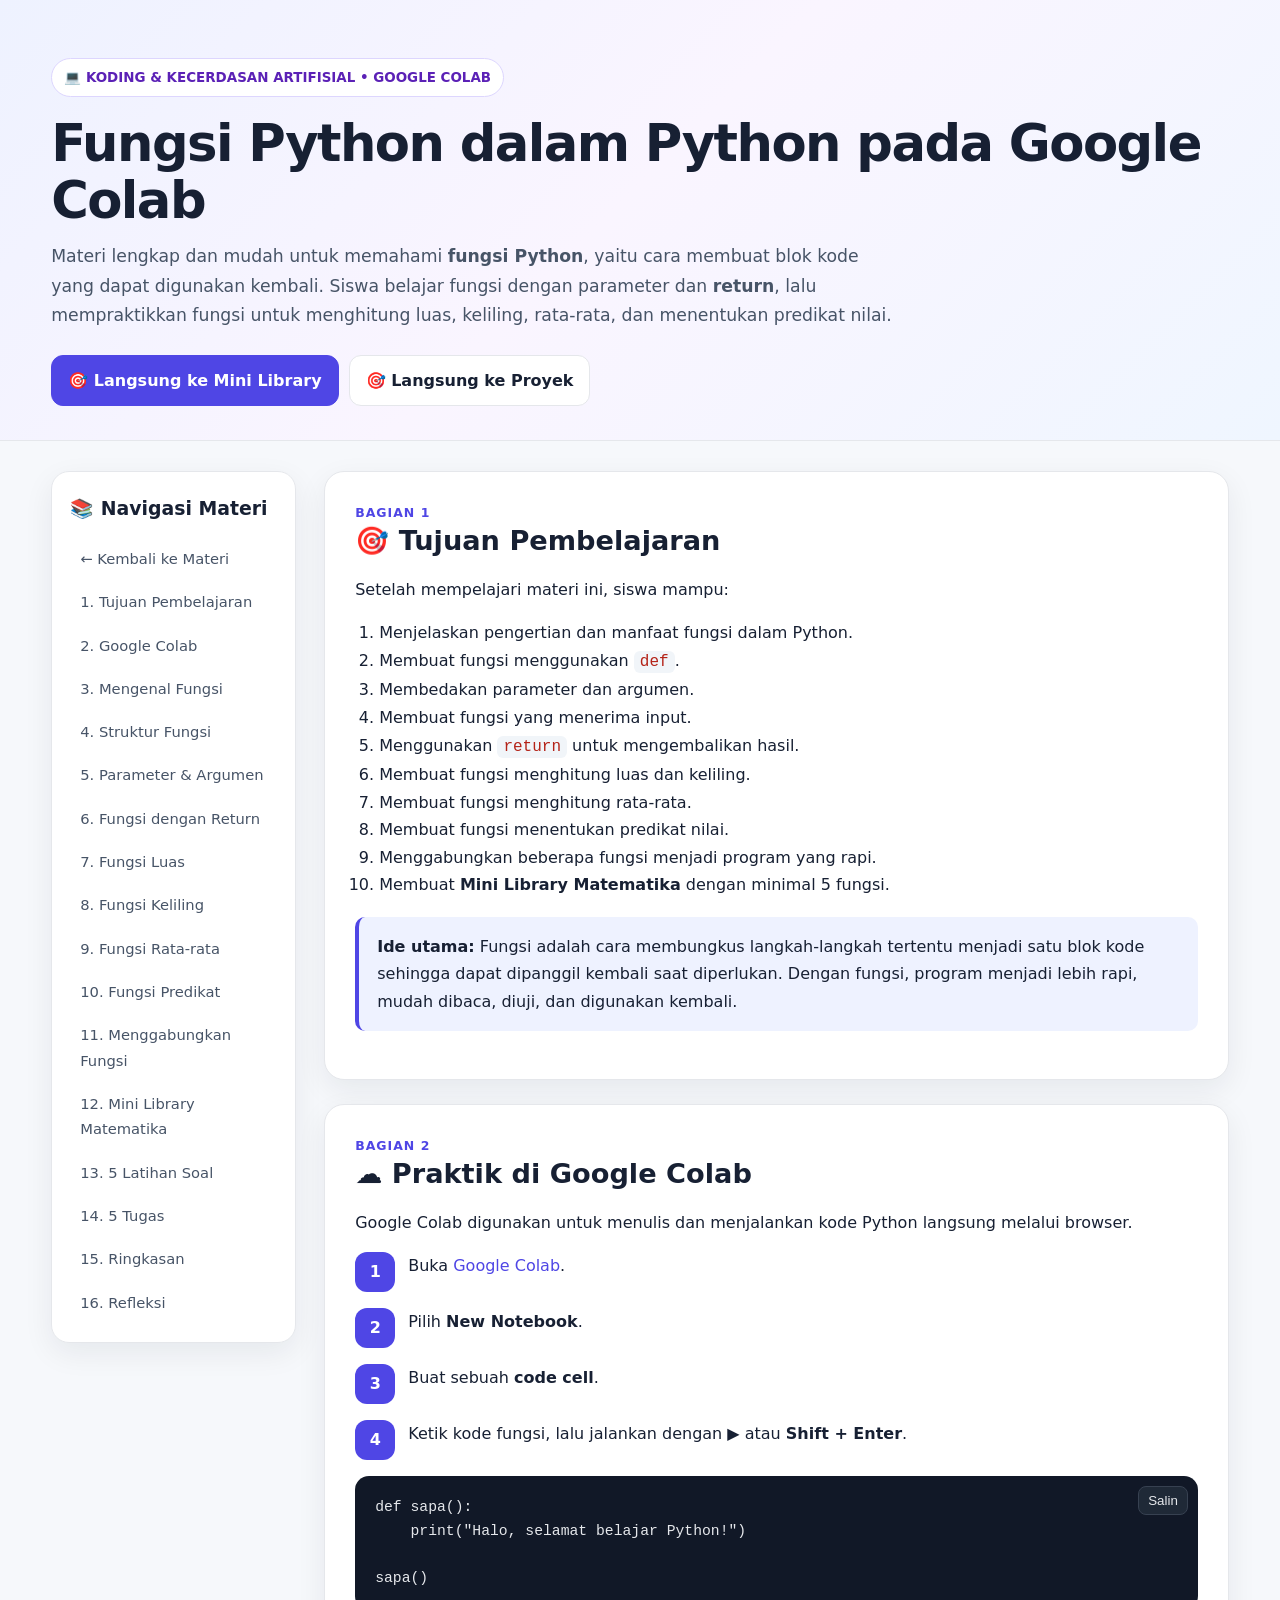
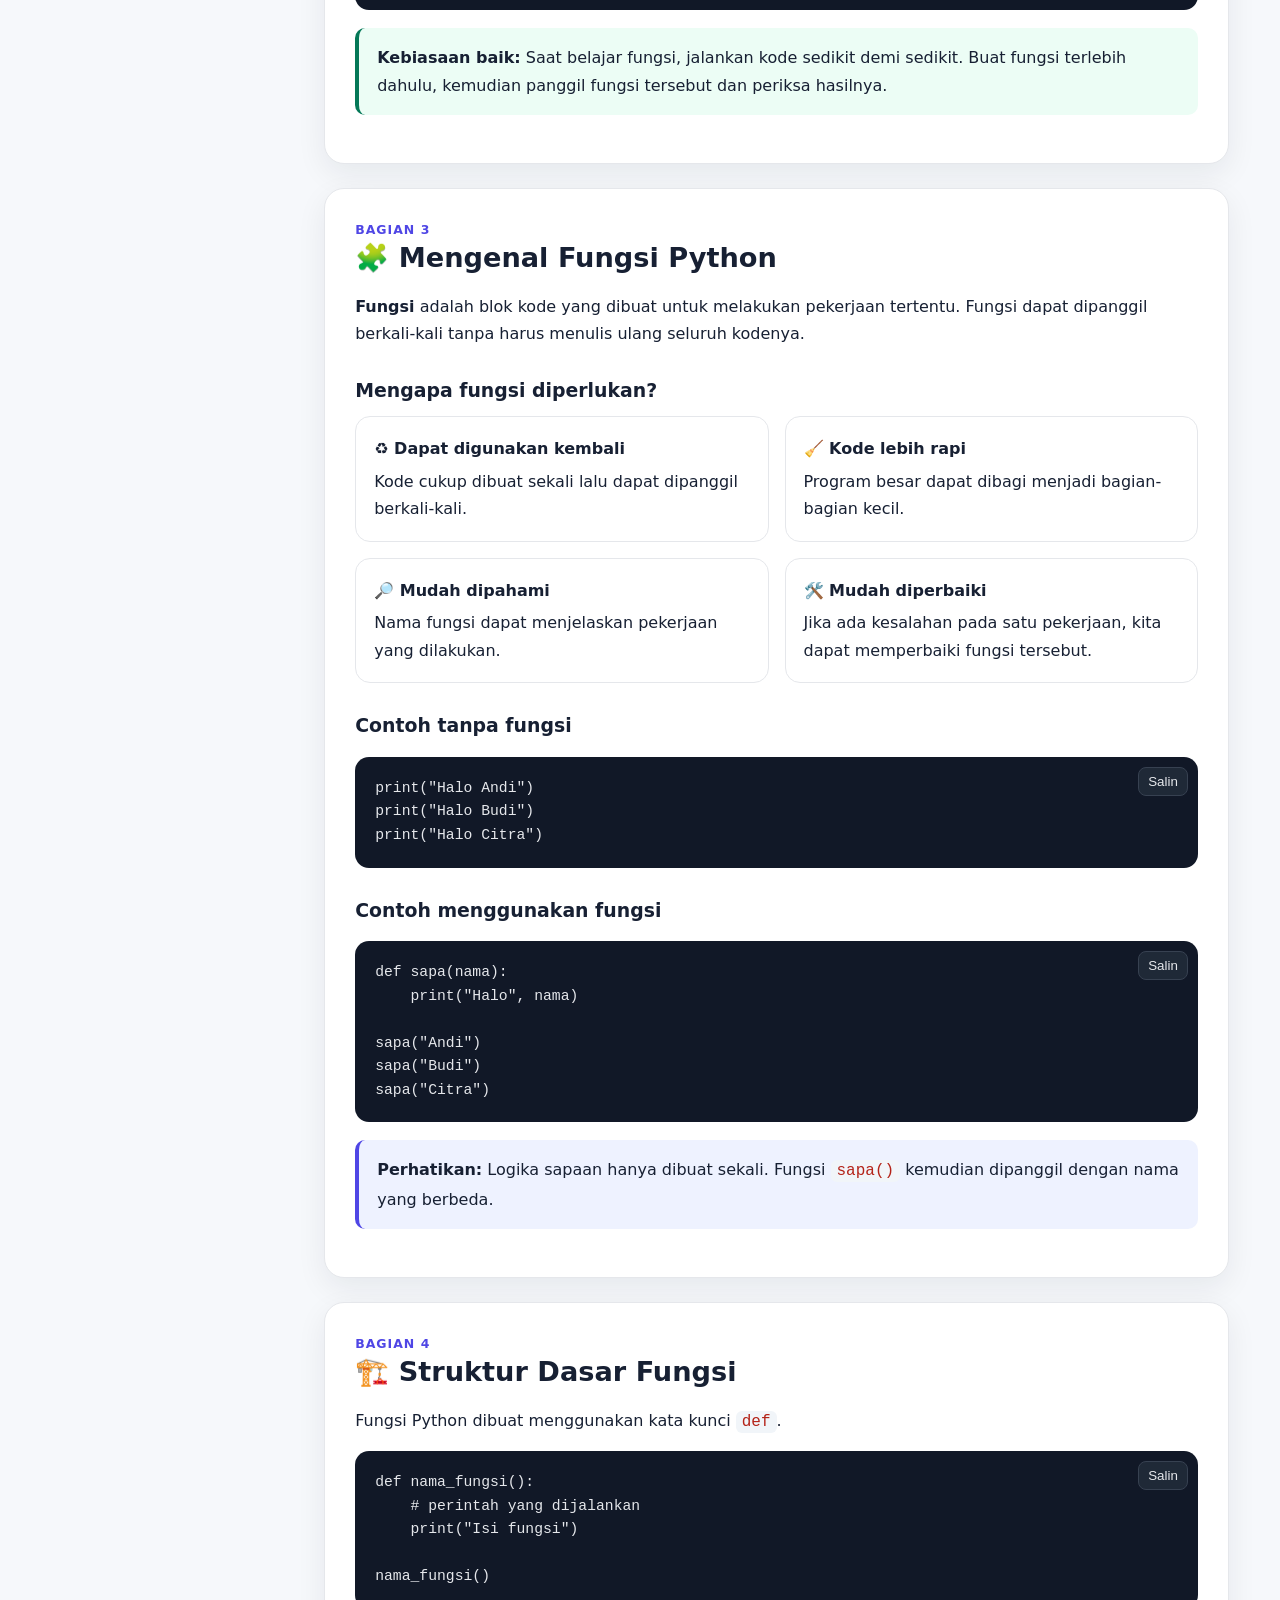
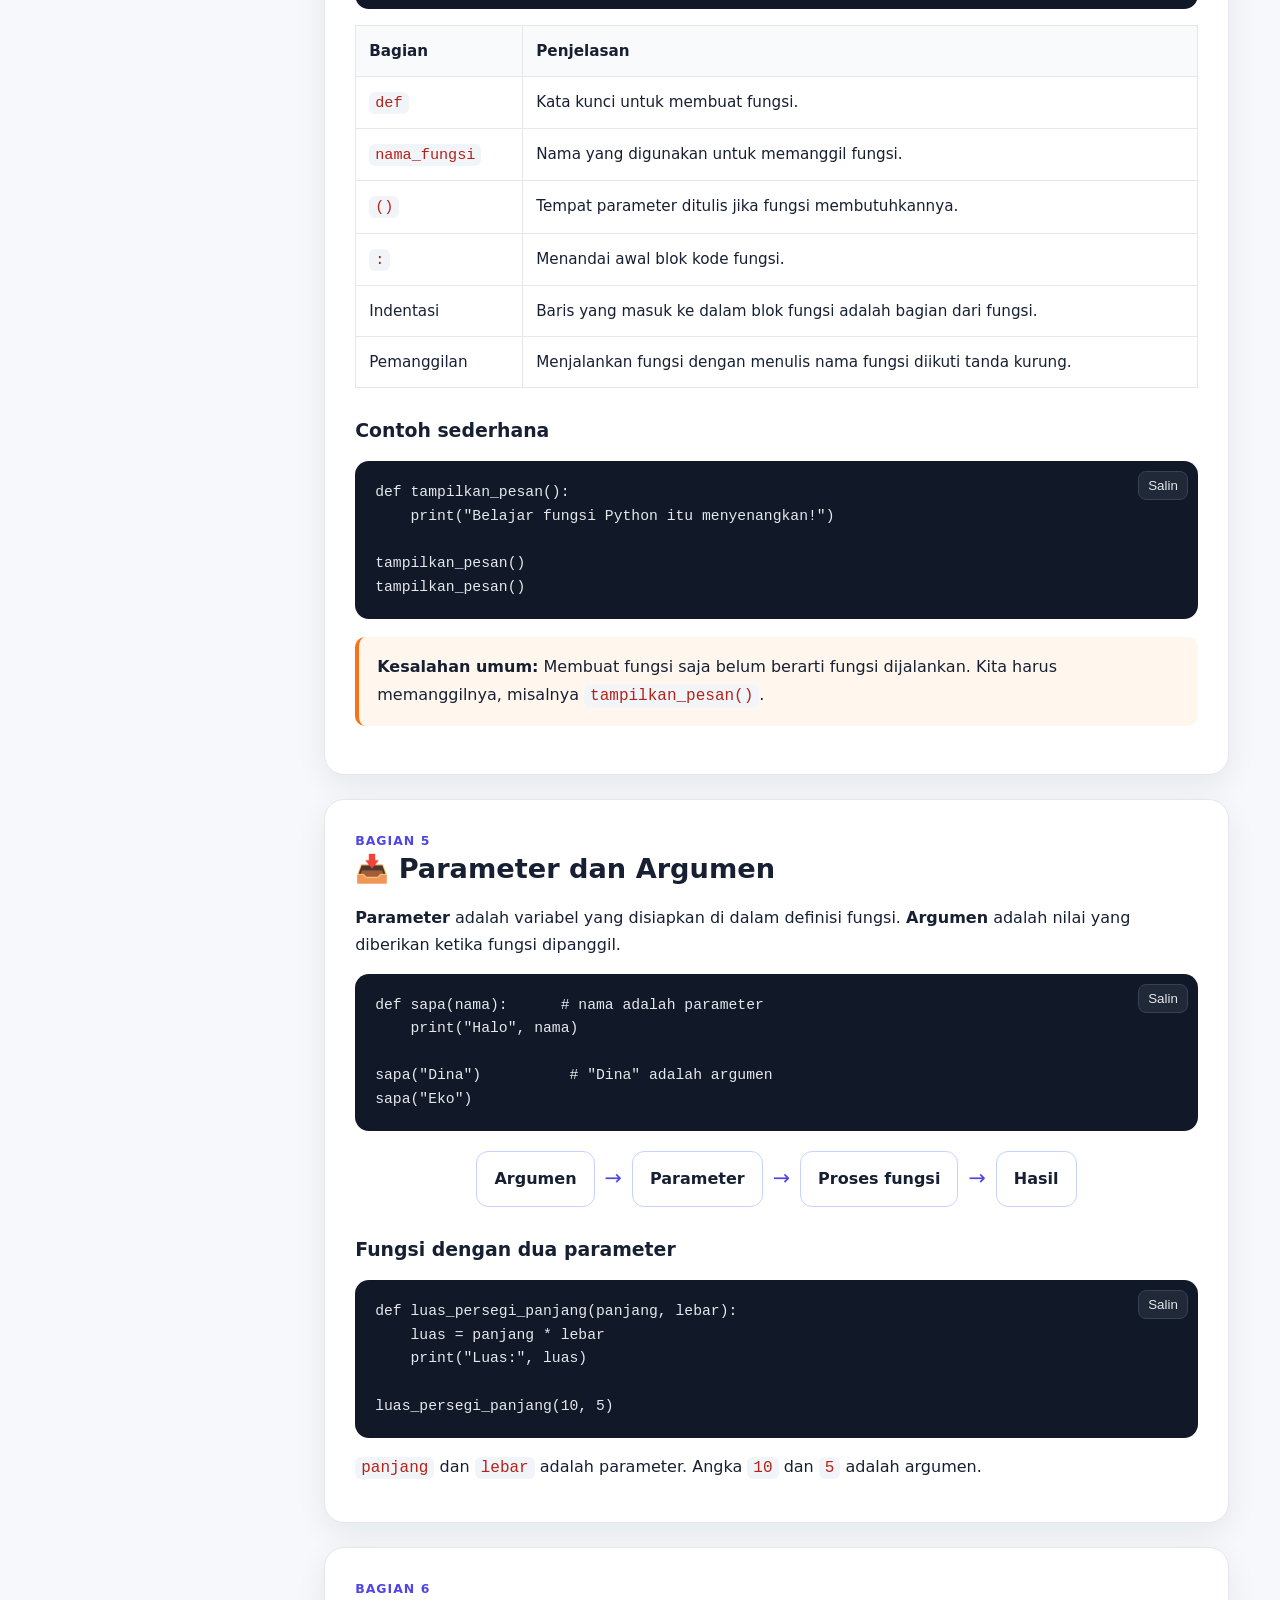
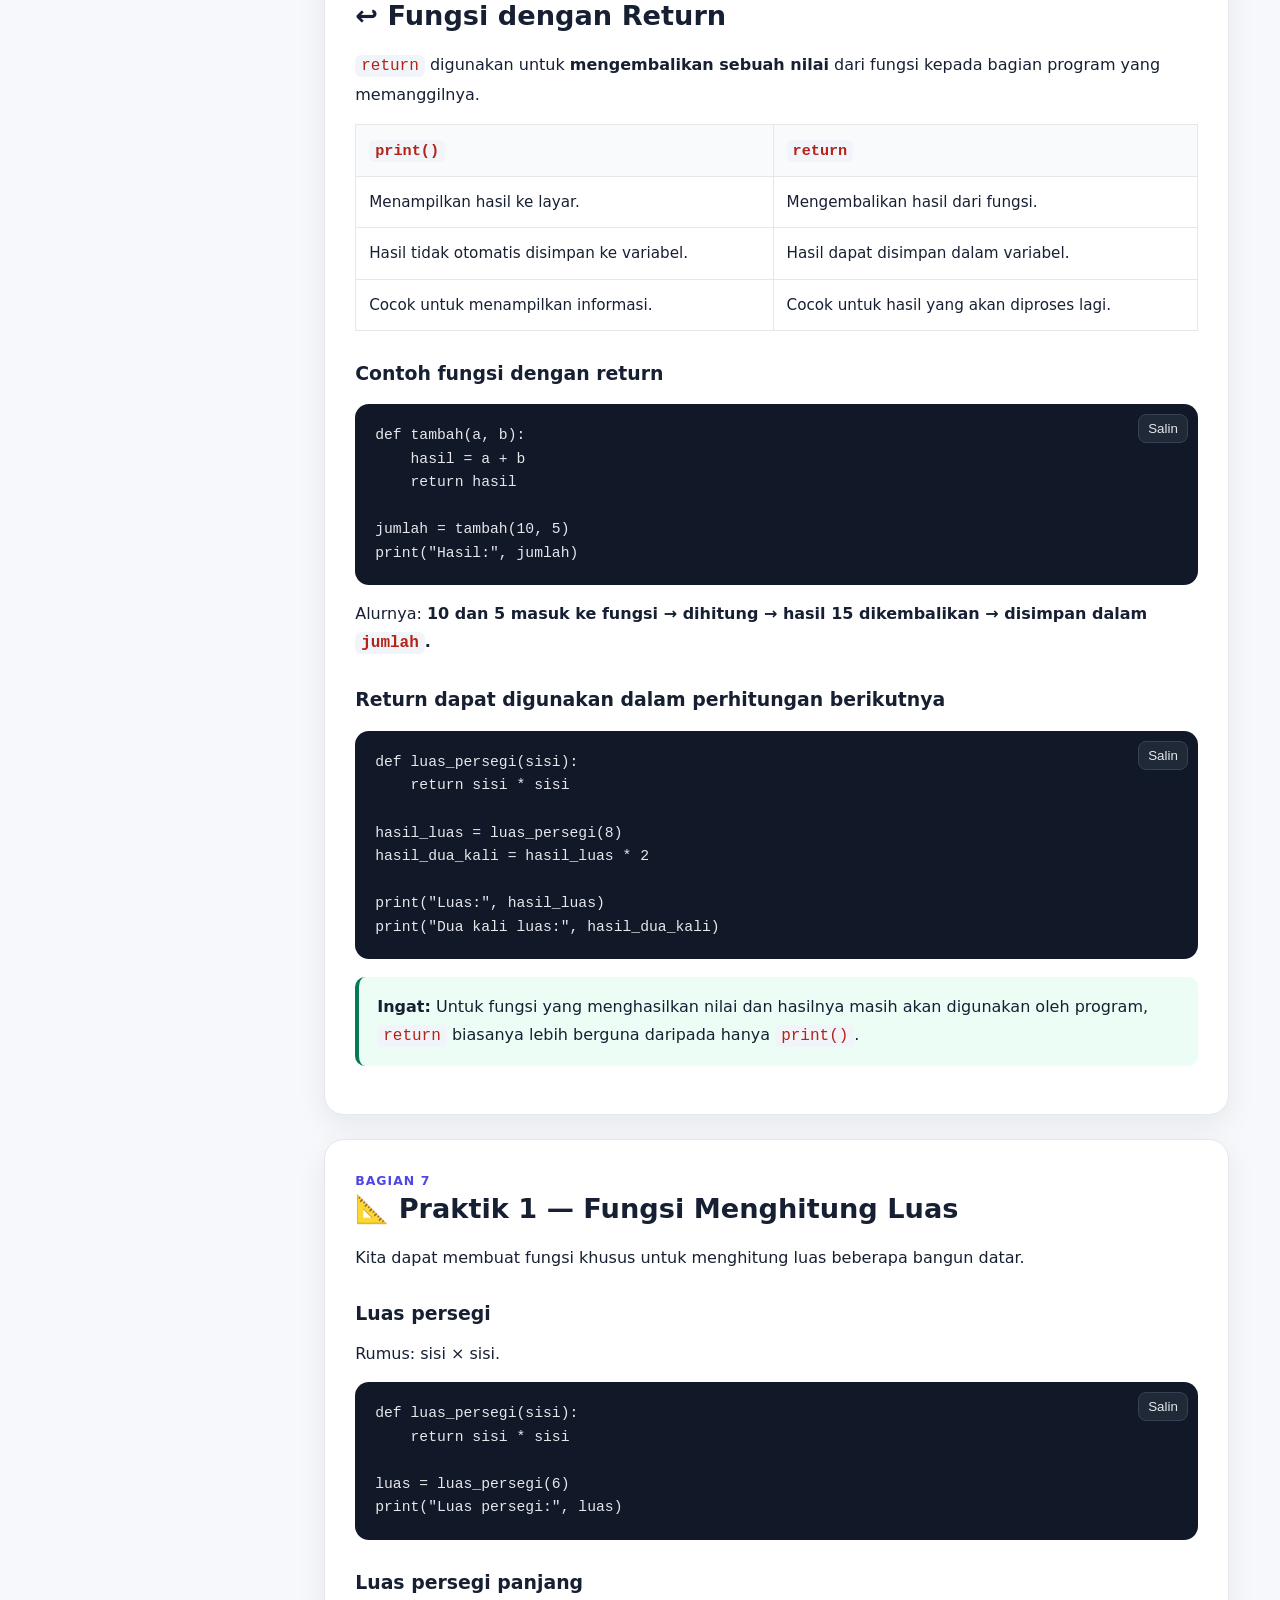
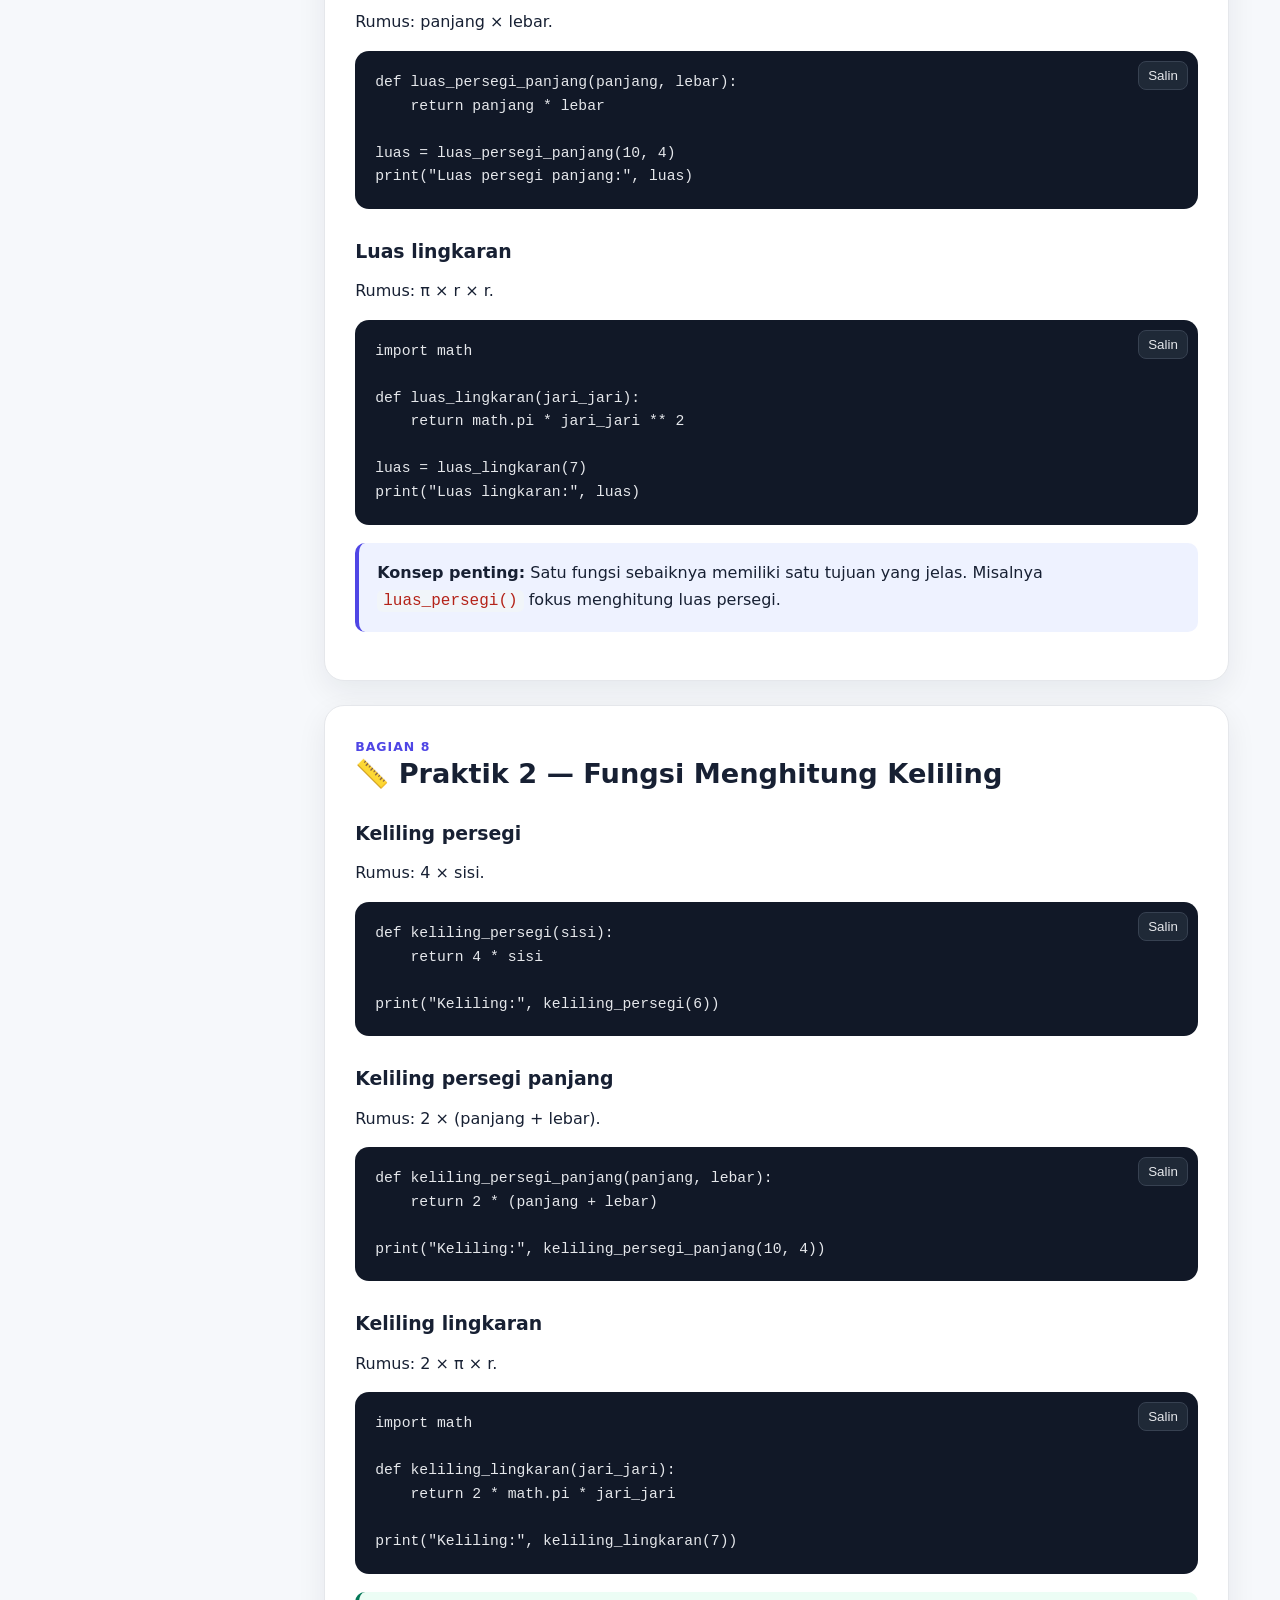
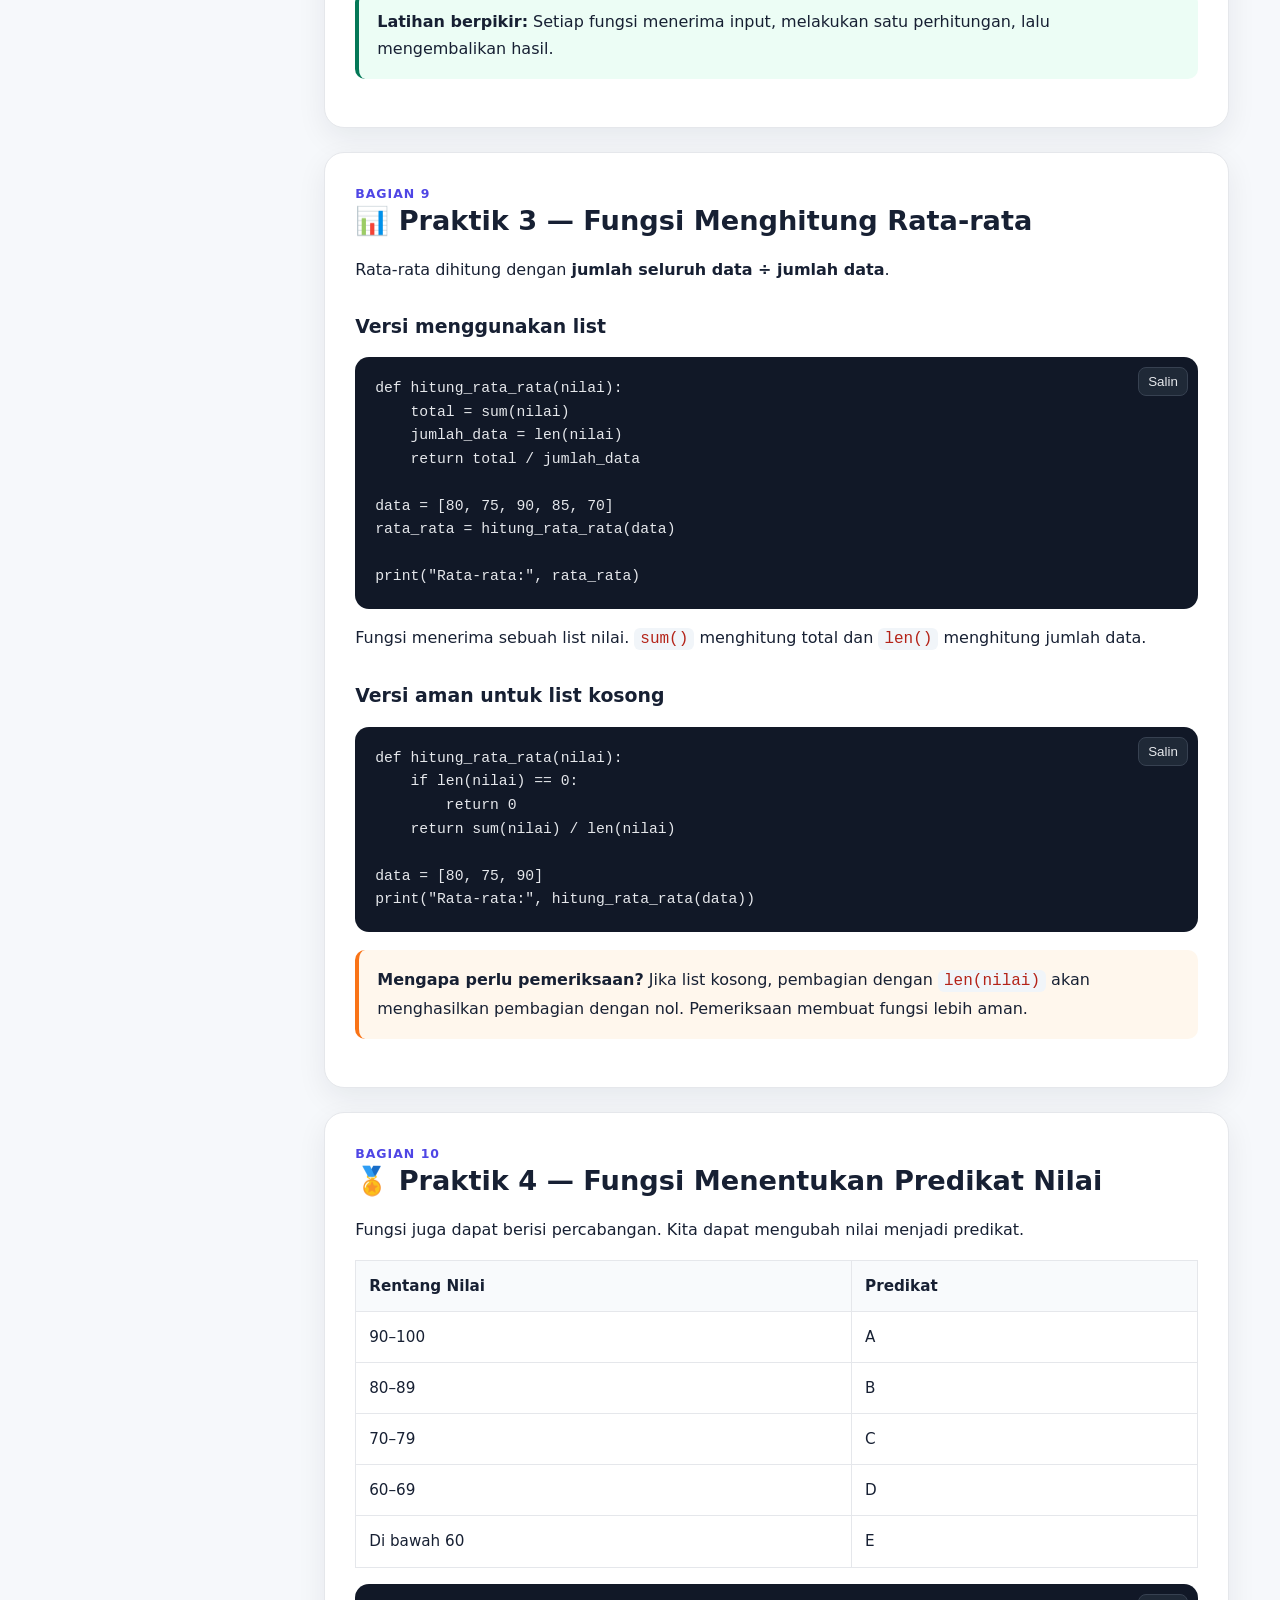
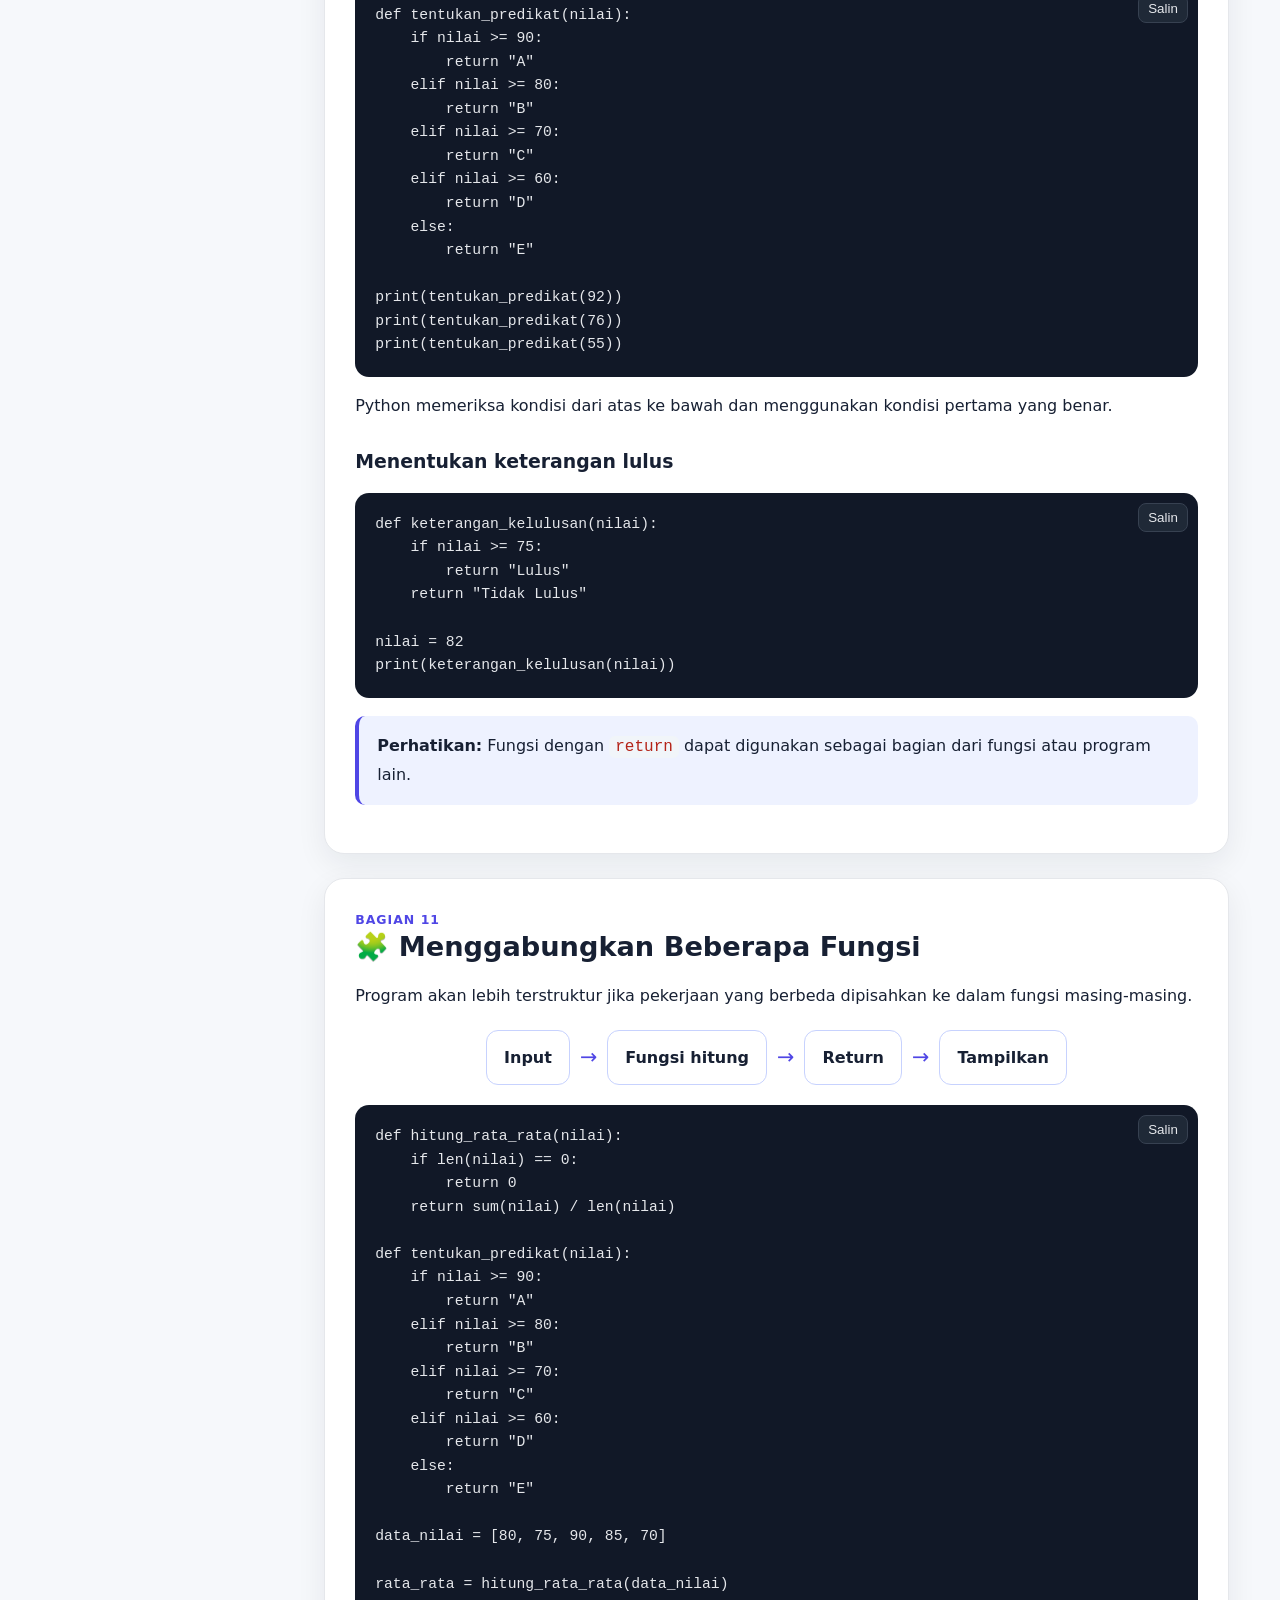
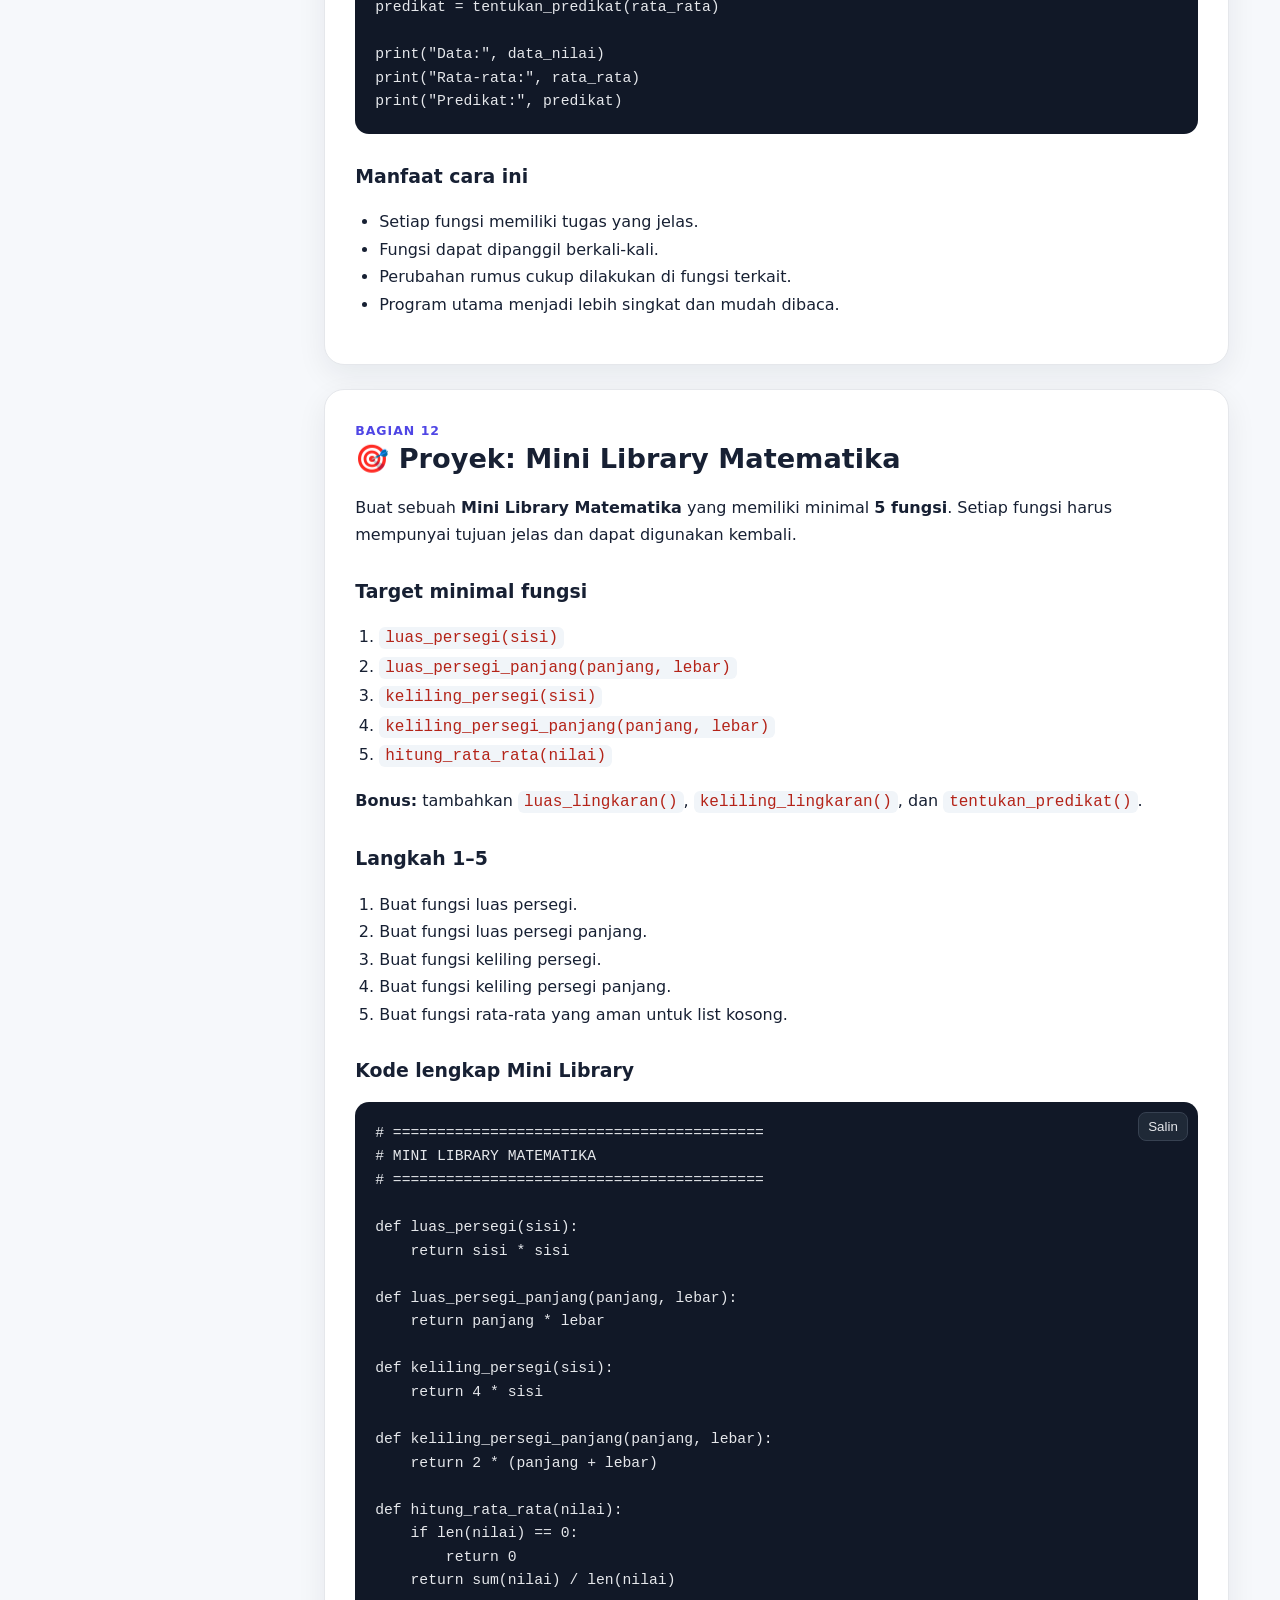
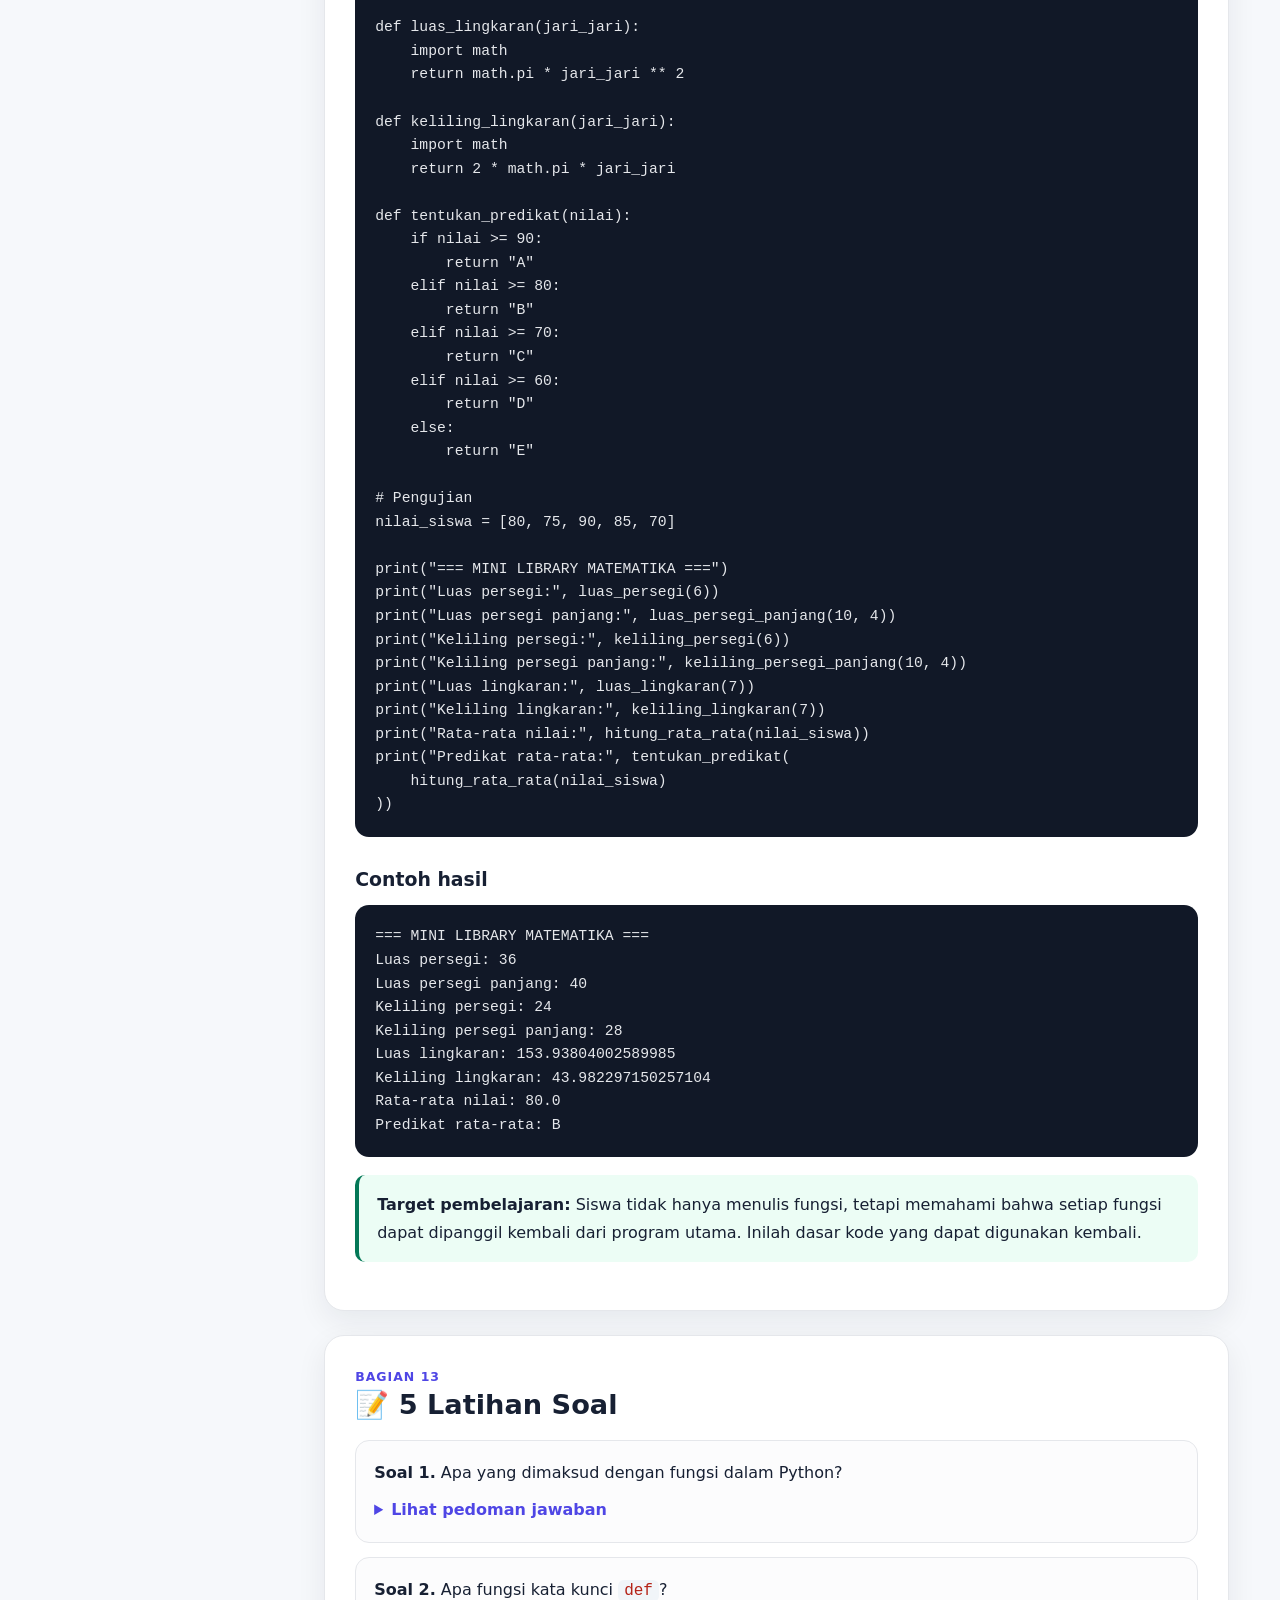
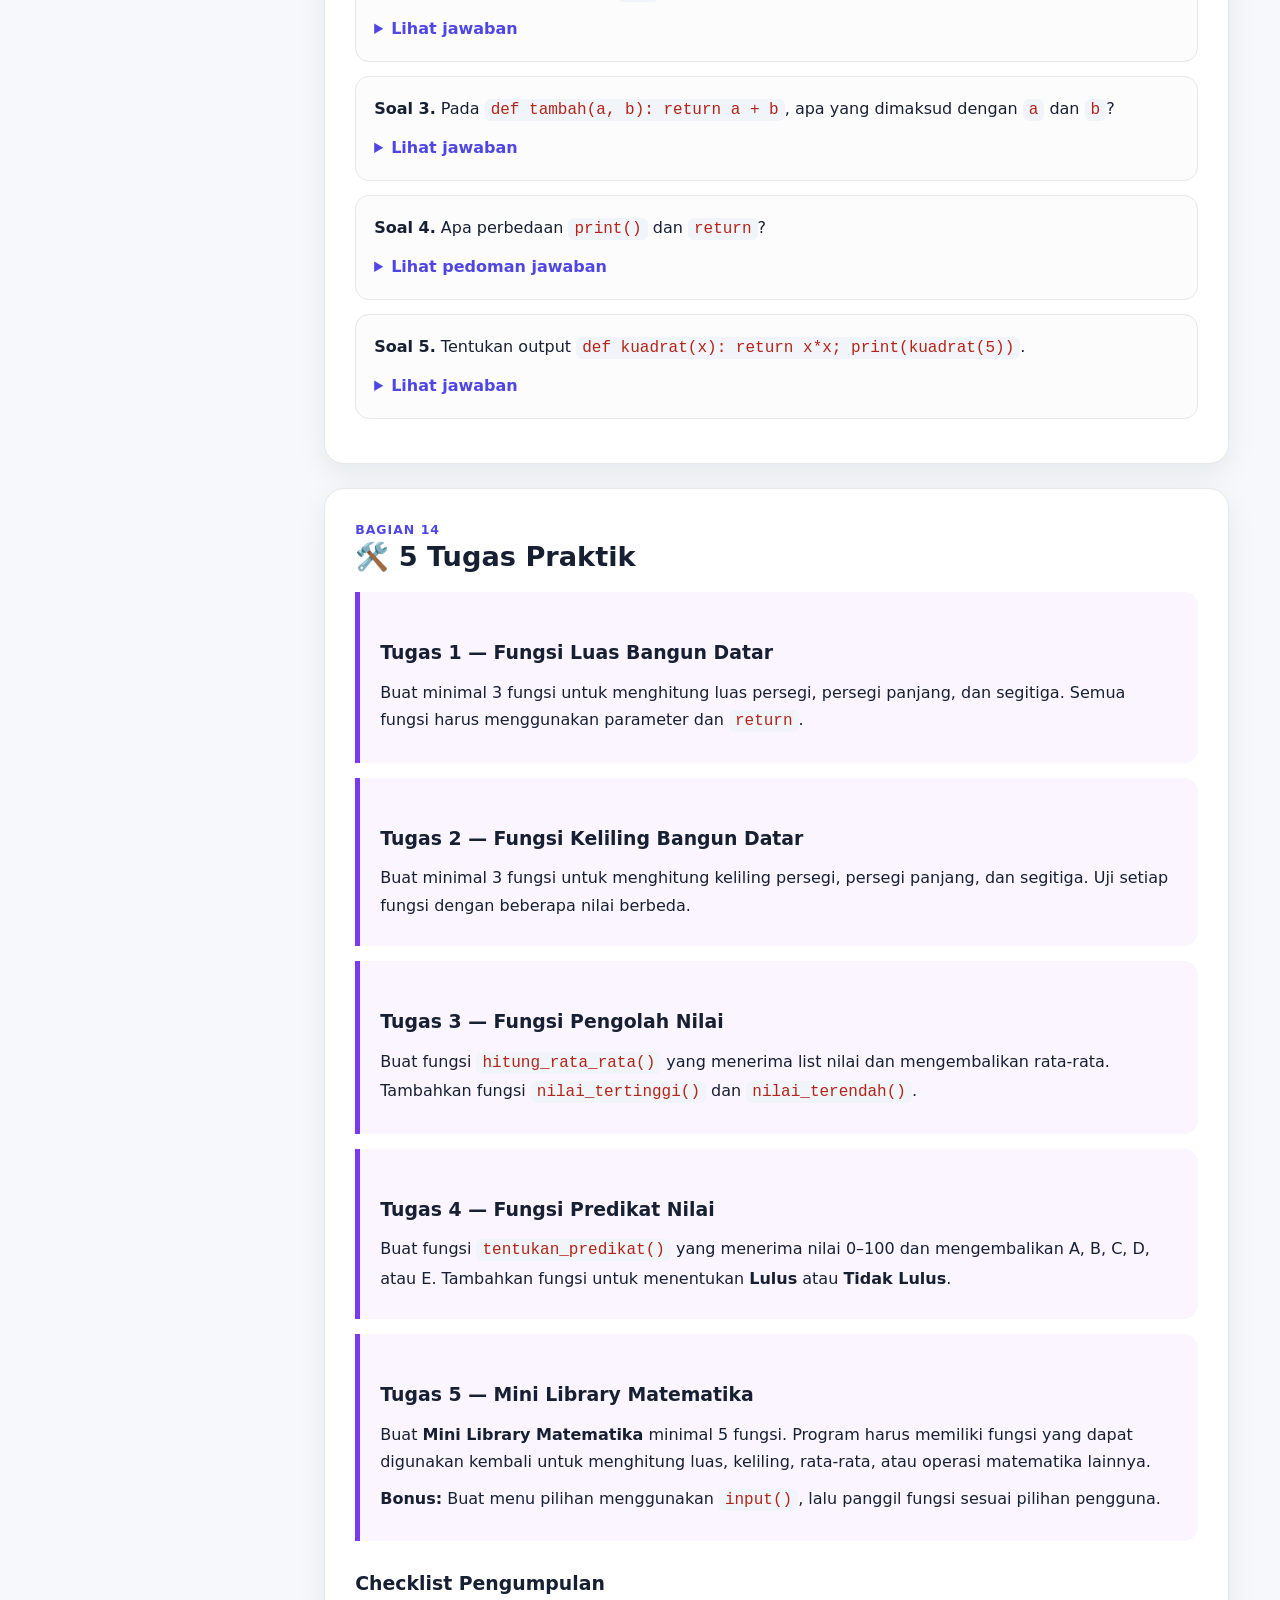
<file: materi/Fungsi Python dalam Python pada Google Colab.html>
<!DOCTYPE html>

<html lang="id">
<head>
<meta charset="utf-8"/><meta content="width=device-width, initial-scale=1.0" name="viewport"/>
<title>Fungsi Python dalam Python pada Google Colab</title>
<style>
:root{--bg:#f6f8fb;--card:#fff;--text:#172033;--muted:#667085;--primary:#4f46e5;--primary2:#7c3aed;--soft:#eef2ff;--border:#e5e7eb;--code:#111827;--green:#047857;--green-soft:#ecfdf5;--orange:#c2410c;--orange-soft:#fff7ed;--shadow:0 10px 30px rgba(15,23,42,.07)}
*{box-sizing:border-box}html{scroll-behavior:smooth}body{margin:0;font-family:Inter,ui-sans-serif,system-ui,-apple-system,BlinkMacSystemFont,"Segoe UI",sans-serif;background:var(--bg);color:var(--text);line-height:1.72}a{color:var(--primary);text-decoration:none}a:hover{text-decoration:underline}.container{width:min(1180px,92%);margin:auto}
header.hero{padding:58px 0 34px;background:linear-gradient(135deg,#eef2ff,#faf5ff 48%,#eff6ff);border-bottom:1px solid var(--border)}.badge{display:inline-flex;padding:7px 12px;border-radius:999px;background:#fff;border:1px solid #ddd6fe;color:#5b21b6;font-weight:800;font-size:.84rem}h1{font-size:clamp(2rem,4vw,3.35rem);line-height:1.12;margin:18px 0 12px;letter-spacing:-.03em}.lead{max-width:850px;color:#475467;font-size:1.08rem}.top-actions{display:flex;flex-wrap:wrap;gap:10px;margin-top:24px}.btn{display:inline-flex;padding:11px 16px;border-radius:12px;font-weight:750;border:1px solid var(--border);background:#fff;color:var(--text)}.btn.primary{background:var(--primary);color:#fff;border-color:var(--primary)}.layout{display:grid;grid-template-columns:245px minmax(0,1fr);gap:28px;align-items:start;padding:30px 0 70px}aside{position:sticky;top:18px;background:var(--card);border:1px solid var(--border);border-radius:18px;padding:18px;box-shadow:var(--shadow)}aside h3{margin:2px 0 12px}.nav a{display:block;padding:9px 10px;border-radius:9px;color:#475467;font-size:.92rem}.nav a:hover{background:var(--soft);color:var(--primary);text-decoration:none}main{min-width:0}section{background:var(--card);border:1px solid var(--border);border-radius:20px;padding:30px;margin-bottom:24px;box-shadow:var(--shadow);scroll-margin-top:20px}h2{font-size:1.7rem;line-height:1.25;margin:0 0 18px}h3{font-size:1.18rem;margin:26px 0 10px}p{margin:9px 0}ul,ol{padding-left:24px}.note,.tip,.warn{padding:16px 18px;border-left:4px solid var(--primary);background:var(--soft);border-radius:10px;margin:18px 0}.tip{border-color:var(--green);background:var(--green-soft)}.warn{border-color:#f97316;background:var(--orange-soft)}.grid{display:grid;grid-template-columns:repeat(2,minmax(0,1fr));gap:16px}.card{border:1px solid var(--border);border-radius:15px;padding:18px;background:#fff}.card strong{display:block;margin-bottom:5px}table{width:100%;border-collapse:collapse;margin:16px 0;font-size:.95rem}th,td{padding:12px 13px;border:1px solid var(--border);text-align:left;vertical-align:top}th{background:#f8fafc}.code-wrap{position:relative;margin:15px 0}pre{background:var(--code);color:#e5e7eb;padding:20px;border-radius:14px;overflow:auto;font-size:.92rem;line-height:1.6;margin:0}code{font-family:"SFMono-Regular",Consolas,"Liberation Mono",monospace}:not(pre)>code{background:#f1f5f9;padding:2px 6px;border-radius:6px;color:#b42318}.copy{position:absolute;right:10px;top:10px;border:1px solid #374151;background:#1f2937;color:#e5e7eb;border-radius:8px;padding:6px 9px;cursor:pointer}.step{display:grid;grid-template-columns:40px 1fr;gap:13px;margin:16px 0}.num{width:40px;height:40px;border-radius:12px;background:var(--primary);color:#fff;display:grid;place-items:center;font-weight:800}.flow{display:flex;flex-wrap:wrap;align-items:center;justify-content:center;gap:10px;margin:20px 0}.flow .box{padding:13px 17px;background:#fff;border:1px solid #c7d2fe;border-radius:12px;font-weight:750}.arrow{color:var(--primary);font-size:1.3rem}.quiz{border:1px solid var(--border);border-radius:14px;padding:18px;margin:14px 0;background:#fcfcfd}.task{border-left:5px solid var(--primary2);padding:18px 20px;background:#faf5ff;border-radius:0 14px 14px 0;margin:15px 0}details{margin-top:10px}summary{cursor:pointer;font-weight:750;color:var(--primary)}.checklist label{display:block;margin:8px 0}.kicker{color:var(--primary);font-weight:800;text-transform:uppercase;letter-spacing:.08em;font-size:.78rem}.small{font-size:.9rem;color:var(--muted)}footer{padding:30px 0 55px;color:var(--muted);text-align:center;font-size:.9rem}@media(max-width:850px){.layout{grid-template-columns:1fr}aside{position:relative;top:auto}.grid{grid-template-columns:1fr}}@media(max-width:560px){section{padding:21px}table{font-size:.84rem}}
</style></head><body>
<header class="hero"><div class="container"><span class="badge">💻 KODING &amp; KECERDASAN ARTIFISIAL • GOOGLE COLAB</span><h1>Fungsi Python dalam Python pada Google Colab</h1><p class="lead">Materi lengkap dan mudah untuk memahami <strong>fungsi Python</strong>, yaitu cara membuat blok kode yang dapat digunakan kembali. Siswa belajar fungsi dengan parameter dan <strong>return</strong>, lalu mempraktikkan fungsi untuk menghitung luas, keliling, rata-rata, dan menentukan predikat nilai.</p><div class="top-actions"><a class="btn primary" href="#proyek" target="_blank">🎯 Langsung ke Mini Library</a><a class="btn" href="#proyek">🎯 Langsung ke Proyek</a></div></div></header>
<div class="container layout"><aside><h3>📚 Navigasi Materi</h3><nav class="nav"><a href="../index.html" class="back-btn">
        ← Kembali ke Materi <a href="#tujuan">1. Tujuan Pembelajaran</a><a href="#colab">2. Google Colab</a><a href="#konsep">3. Mengenal Fungsi</a><a href="#struktur">4. Struktur Fungsi</a><a href="#parameter">5. Parameter &amp; Argumen</a><a href="#return">6. Fungsi dengan Return</a><a href="#luas">7. Fungsi Luas</a><a href="#keliling">8. Fungsi Keliling</a><a href="#rata">9. Fungsi Rata-rata</a><a href="#predikat">10. Fungsi Predikat</a><a href="#gabung">11. Menggabungkan Fungsi</a><a href="#proyek">12. Mini Library Matematika</a><a href="#latihan">13. 5 Latihan Soal</a><a href="#tugas">14. 5 Tugas</a><a href="#ringkasan">15. Ringkasan</a><a href="#refleksi">16. Refleksi</a></nav></aside><main><section id="tujuan"><div class="kicker">Bagian 1</div><h2>🎯 Tujuan Pembelajaran</h2>
<p>Setelah mempelajari materi ini, siswa mampu:</p>
<ol><li>Menjelaskan pengertian dan manfaat fungsi dalam Python.</li><li>Membuat fungsi menggunakan <code>def</code>.</li><li>Membedakan parameter dan argumen.</li><li>Membuat fungsi yang menerima input.</li><li>Menggunakan <code>return</code> untuk mengembalikan hasil.</li><li>Membuat fungsi menghitung luas dan keliling.</li><li>Membuat fungsi menghitung rata-rata.</li><li>Membuat fungsi menentukan predikat nilai.</li><li>Menggabungkan beberapa fungsi menjadi program yang rapi.</li><li>Membuat <strong>Mini Library Matematika</strong> dengan minimal 5 fungsi.</li></ol>
<div class="note"><strong>Ide utama:</strong> Fungsi adalah cara membungkus langkah-langkah tertentu menjadi satu blok kode sehingga dapat dipanggil kembali saat diperlukan. Dengan fungsi, program menjadi lebih rapi, mudah dibaca, diuji, dan digunakan kembali.</div></section><section id="colab"><div class="kicker">Bagian 2</div><h2>☁️ Praktik di Google Colab</h2>
<p>Google Colab digunakan untuk menulis dan menjalankan kode Python langsung melalui browser.</p>
<div class="step"><div class="num">1</div><div>Buka <a href="https://colab.research.google.com/" target="_blank">Google Colab</a>.</div></div>
<div class="step"><div class="num">2</div><div>Pilih <strong>New Notebook</strong>.</div></div>
<div class="step"><div class="num">3</div><div>Buat sebuah <strong>code cell</strong>.</div></div>
<div class="step"><div class="num">4</div><div>Ketik kode fungsi, lalu jalankan dengan ▶ atau <strong>Shift + Enter</strong>.</div></div><div class="code-wrap"><button class="copy" onclick="copyCode(this)">Salin</button><pre><code>def sapa():
    print("Halo, selamat belajar Python!")

sapa()</code></pre></div>
<div class="tip"><strong>Kebiasaan baik:</strong> Saat belajar fungsi, jalankan kode sedikit demi sedikit. Buat fungsi terlebih dahulu, kemudian panggil fungsi tersebut dan periksa hasilnya.</div></section><section id="konsep"><div class="kicker">Bagian 3</div><h2>🧩 Mengenal Fungsi Python</h2>
<p><strong>Fungsi</strong> adalah blok kode yang dibuat untuk melakukan pekerjaan tertentu. Fungsi dapat dipanggil berkali-kali tanpa harus menulis ulang seluruh kodenya.</p>
<h3>Mengapa fungsi diperlukan?</h3>
<div class="grid">
<div class="card"><strong>♻️ Dapat digunakan kembali</strong>Kode cukup dibuat sekali lalu dapat dipanggil berkali-kali.</div>
<div class="card"><strong>🧹 Kode lebih rapi</strong>Program besar dapat dibagi menjadi bagian-bagian kecil.</div>
<div class="card"><strong>🔎 Mudah dipahami</strong>Nama fungsi dapat menjelaskan pekerjaan yang dilakukan.</div>
<div class="card"><strong>🛠️ Mudah diperbaiki</strong>Jika ada kesalahan pada satu pekerjaan, kita dapat memperbaiki fungsi tersebut.</div>
</div>
<h3>Contoh tanpa fungsi</h3><div class="code-wrap"><button class="copy" onclick="copyCode(this)">Salin</button><pre><code>print("Halo Andi")
print("Halo Budi")
print("Halo Citra")</code></pre></div>
<h3>Contoh menggunakan fungsi</h3><div class="code-wrap"><button class="copy" onclick="copyCode(this)">Salin</button><pre><code>def sapa(nama):
    print("Halo", nama)

sapa("Andi")
sapa("Budi")
sapa("Citra")</code></pre></div>
<div class="note"><strong>Perhatikan:</strong> Logika sapaan hanya dibuat sekali. Fungsi <code>sapa()</code> kemudian dipanggil dengan nama yang berbeda.</div></section><section id="struktur"><div class="kicker">Bagian 4</div><h2>🏗️ Struktur Dasar Fungsi</h2>
<p>Fungsi Python dibuat menggunakan kata kunci <code>def</code>.</p><div class="code-wrap"><button class="copy" onclick="copyCode(this)">Salin</button><pre><code>def nama_fungsi():
    # perintah yang dijalankan
    print("Isi fungsi")

nama_fungsi()</code></pre></div>
<table><tr><th>Bagian</th><th>Penjelasan</th></tr>
<tr><td><code>def</code></td><td>Kata kunci untuk membuat fungsi.</td></tr>
<tr><td><code>nama_fungsi</code></td><td>Nama yang digunakan untuk memanggil fungsi.</td></tr>
<tr><td><code>()</code></td><td>Tempat parameter ditulis jika fungsi membutuhkannya.</td></tr>
<tr><td><code>:</code></td><td>Menandai awal blok kode fungsi.</td></tr>
<tr><td>Indentasi</td><td>Baris yang masuk ke dalam blok fungsi adalah bagian dari fungsi.</td></tr>
<tr><td>Pemanggilan</td><td>Menjalankan fungsi dengan menulis nama fungsi diikuti tanda kurung.</td></tr></table>
<h3>Contoh sederhana</h3><div class="code-wrap"><button class="copy" onclick="copyCode(this)">Salin</button><pre><code>def tampilkan_pesan():
    print("Belajar fungsi Python itu menyenangkan!")

tampilkan_pesan()
tampilkan_pesan()</code></pre></div>
<div class="warn"><strong>Kesalahan umum:</strong> Membuat fungsi saja belum berarti fungsi dijalankan. Kita harus memanggilnya, misalnya <code>tampilkan_pesan()</code>.</div></section><section id="parameter"><div class="kicker">Bagian 5</div><h2>📥 Parameter dan Argumen</h2>
<p><strong>Parameter</strong> adalah variabel yang disiapkan di dalam definisi fungsi. <strong>Argumen</strong> adalah nilai yang diberikan ketika fungsi dipanggil.</p><div class="code-wrap"><button class="copy" onclick="copyCode(this)">Salin</button><pre><code>def sapa(nama):      # nama adalah parameter
    print("Halo", nama)

sapa("Dina")          # "Dina" adalah argumen
sapa("Eko")</code></pre></div>
<div class="flow"><div class="box">Argumen</div><div class="arrow">→</div><div class="box">Parameter</div><div class="arrow">→</div><div class="box">Proses fungsi</div><div class="arrow">→</div><div class="box">Hasil</div></div>
<h3>Fungsi dengan dua parameter</h3><div class="code-wrap"><button class="copy" onclick="copyCode(this)">Salin</button><pre><code>def luas_persegi_panjang(panjang, lebar):
    luas = panjang * lebar
    print("Luas:", luas)

luas_persegi_panjang(10, 5)</code></pre></div>
<p><code>panjang</code> dan <code>lebar</code> adalah parameter. Angka <code>10</code> dan <code>5</code> adalah argumen.</p></section><section id="return"><div class="kicker">Bagian 6</div><h2>↩️ Fungsi dengan Return</h2>
<p><code>return</code> digunakan untuk <strong>mengembalikan sebuah nilai</strong> dari fungsi kepada bagian program yang memanggilnya.</p>
<table><tr><th><code>print()</code></th><th><code>return</code></th></tr>
<tr><td>Menampilkan hasil ke layar.</td><td>Mengembalikan hasil dari fungsi.</td></tr>
<tr><td>Hasil tidak otomatis disimpan ke variabel.</td><td>Hasil dapat disimpan dalam variabel.</td></tr>
<tr><td>Cocok untuk menampilkan informasi.</td><td>Cocok untuk hasil yang akan diproses lagi.</td></tr></table>
<h3>Contoh fungsi dengan return</h3><div class="code-wrap"><button class="copy" onclick="copyCode(this)">Salin</button><pre><code>def tambah(a, b):
    hasil = a + b
    return hasil

jumlah = tambah(10, 5)
print("Hasil:", jumlah)</code></pre></div>
<p>Alurnya: <strong>10 dan 5 masuk ke fungsi → dihitung → hasil 15 dikembalikan → disimpan dalam <code>jumlah</code>.</strong></p>
<h3>Return dapat digunakan dalam perhitungan berikutnya</h3><div class="code-wrap"><button class="copy" onclick="copyCode(this)">Salin</button><pre><code>def luas_persegi(sisi):
    return sisi * sisi

hasil_luas = luas_persegi(8)
hasil_dua_kali = hasil_luas * 2

print("Luas:", hasil_luas)
print("Dua kali luas:", hasil_dua_kali)</code></pre></div>
<div class="tip"><strong>Ingat:</strong> Untuk fungsi yang menghasilkan nilai dan hasilnya masih akan digunakan oleh program, <code>return</code> biasanya lebih berguna daripada hanya <code>print()</code>.</div></section><section id="luas"><div class="kicker">Bagian 7</div><h2>📐 Praktik 1 — Fungsi Menghitung Luas</h2>
<p>Kita dapat membuat fungsi khusus untuk menghitung luas beberapa bangun datar.</p>
<h3>Luas persegi</h3><p>Rumus: sisi × sisi.</p><div class="code-wrap"><button class="copy" onclick="copyCode(this)">Salin</button><pre><code>def luas_persegi(sisi):
    return sisi * sisi

luas = luas_persegi(6)
print("Luas persegi:", luas)</code></pre></div>
<h3>Luas persegi panjang</h3><p>Rumus: panjang × lebar.</p><div class="code-wrap"><button class="copy" onclick="copyCode(this)">Salin</button><pre><code>def luas_persegi_panjang(panjang, lebar):
    return panjang * lebar

luas = luas_persegi_panjang(10, 4)
print("Luas persegi panjang:", luas)</code></pre></div>
<h3>Luas lingkaran</h3><p>Rumus: π × r × r.</p><div class="code-wrap"><button class="copy" onclick="copyCode(this)">Salin</button><pre><code>import math

def luas_lingkaran(jari_jari):
    return math.pi * jari_jari ** 2

luas = luas_lingkaran(7)
print("Luas lingkaran:", luas)</code></pre></div>
<div class="note"><strong>Konsep penting:</strong> Satu fungsi sebaiknya memiliki satu tujuan yang jelas. Misalnya <code>luas_persegi()</code> fokus menghitung luas persegi.</div></section><section id="keliling"><div class="kicker">Bagian 8</div><h2>📏 Praktik 2 — Fungsi Menghitung Keliling</h2>
<h3>Keliling persegi</h3><p>Rumus: 4 × sisi.</p><div class="code-wrap"><button class="copy" onclick="copyCode(this)">Salin</button><pre><code>def keliling_persegi(sisi):
    return 4 * sisi

print("Keliling:", keliling_persegi(6))</code></pre></div>
<h3>Keliling persegi panjang</h3><p>Rumus: 2 × (panjang + lebar).</p><div class="code-wrap"><button class="copy" onclick="copyCode(this)">Salin</button><pre><code>def keliling_persegi_panjang(panjang, lebar):
    return 2 * (panjang + lebar)

print("Keliling:", keliling_persegi_panjang(10, 4))</code></pre></div>
<h3>Keliling lingkaran</h3><p>Rumus: 2 × π × r.</p><div class="code-wrap"><button class="copy" onclick="copyCode(this)">Salin</button><pre><code>import math

def keliling_lingkaran(jari_jari):
    return 2 * math.pi * jari_jari

print("Keliling:", keliling_lingkaran(7))</code></pre></div>
<div class="tip"><strong>Latihan berpikir:</strong> Setiap fungsi menerima input, melakukan satu perhitungan, lalu mengembalikan hasil.</div></section><section id="rata"><div class="kicker">Bagian 9</div><h2>📊 Praktik 3 — Fungsi Menghitung Rata-rata</h2>
<p>Rata-rata dihitung dengan <strong>jumlah seluruh data ÷ jumlah data</strong>.</p>
<h3>Versi menggunakan list</h3><div class="code-wrap"><button class="copy" onclick="copyCode(this)">Salin</button><pre><code>def hitung_rata_rata(nilai):
    total = sum(nilai)
    jumlah_data = len(nilai)
    return total / jumlah_data

data = [80, 75, 90, 85, 70]
rata_rata = hitung_rata_rata(data)

print("Rata-rata:", rata_rata)</code></pre></div>
<p>Fungsi menerima sebuah list nilai. <code>sum()</code> menghitung total dan <code>len()</code> menghitung jumlah data.</p>
<h3>Versi aman untuk list kosong</h3><div class="code-wrap"><button class="copy" onclick="copyCode(this)">Salin</button><pre><code>def hitung_rata_rata(nilai):
    if len(nilai) == 0:
        return 0
    return sum(nilai) / len(nilai)

data = [80, 75, 90]
print("Rata-rata:", hitung_rata_rata(data))</code></pre></div>
<div class="warn"><strong>Mengapa perlu pemeriksaan?</strong> Jika list kosong, pembagian dengan <code>len(nilai)</code> akan menghasilkan pembagian dengan nol. Pemeriksaan membuat fungsi lebih aman.</div></section><section id="predikat"><div class="kicker">Bagian 10</div><h2>🏅 Praktik 4 — Fungsi Menentukan Predikat Nilai</h2>
<p>Fungsi juga dapat berisi percabangan. Kita dapat mengubah nilai menjadi predikat.</p>
<table><tr><th>Rentang Nilai</th><th>Predikat</th></tr><tr><td>90–100</td><td>A</td></tr><tr><td>80–89</td><td>B</td></tr><tr><td>70–79</td><td>C</td></tr><tr><td>60–69</td><td>D</td></tr><tr><td>Di bawah 60</td><td>E</td></tr></table><div class="code-wrap"><button class="copy" onclick="copyCode(this)">Salin</button><pre><code>def tentukan_predikat(nilai):
    if nilai &gt;= 90:
        return "A"
    elif nilai &gt;= 80:
        return "B"
    elif nilai &gt;= 70:
        return "C"
    elif nilai &gt;= 60:
        return "D"
    else:
        return "E"

print(tentukan_predikat(92))
print(tentukan_predikat(76))
print(tentukan_predikat(55))</code></pre></div>
<p>Python memeriksa kondisi dari atas ke bawah dan menggunakan kondisi pertama yang benar.</p>
<h3>Menentukan keterangan lulus</h3><div class="code-wrap"><button class="copy" onclick="copyCode(this)">Salin</button><pre><code>def keterangan_kelulusan(nilai):
    if nilai &gt;= 75:
        return "Lulus"
    return "Tidak Lulus"

nilai = 82
print(keterangan_kelulusan(nilai))</code></pre></div>
<div class="note"><strong>Perhatikan:</strong> Fungsi dengan <code>return</code> dapat digunakan sebagai bagian dari fungsi atau program lain.</div></section><section id="gabung"><div class="kicker">Bagian 11</div><h2>🧩 Menggabungkan Beberapa Fungsi</h2>
<p>Program akan lebih terstruktur jika pekerjaan yang berbeda dipisahkan ke dalam fungsi masing-masing.</p>
<div class="flow"><div class="box">Input</div><div class="arrow">→</div><div class="box">Fungsi hitung</div><div class="arrow">→</div><div class="box">Return</div><div class="arrow">→</div><div class="box">Tampilkan</div></div><div class="code-wrap"><button class="copy" onclick="copyCode(this)">Salin</button><pre><code>def hitung_rata_rata(nilai):
    if len(nilai) == 0:
        return 0
    return sum(nilai) / len(nilai)

def tentukan_predikat(nilai):
    if nilai &gt;= 90:
        return "A"
    elif nilai &gt;= 80:
        return "B"
    elif nilai &gt;= 70:
        return "C"
    elif nilai &gt;= 60:
        return "D"
    else:
        return "E"

data_nilai = [80, 75, 90, 85, 70]

rata_rata = hitung_rata_rata(data_nilai)
predikat = tentukan_predikat(rata_rata)

print("Data:", data_nilai)
print("Rata-rata:", rata_rata)
print("Predikat:", predikat)</code></pre></div>
<h3>Manfaat cara ini</h3><ul><li>Setiap fungsi memiliki tugas yang jelas.</li><li>Fungsi dapat dipanggil berkali-kali.</li><li>Perubahan rumus cukup dilakukan di fungsi terkait.</li><li>Program utama menjadi lebih singkat dan mudah dibaca.</li></ul></section><section id="proyek"><div class="kicker">Bagian 12</div><h2>🎯 Proyek: Mini Library Matematika</h2>
<p>Buat sebuah <strong>Mini Library Matematika</strong> yang memiliki minimal <strong>5 fungsi</strong>. Setiap fungsi harus mempunyai tujuan jelas dan dapat digunakan kembali.</p>
<h3>Target minimal fungsi</h3><ol><li><code>luas_persegi(sisi)</code></li><li><code>luas_persegi_panjang(panjang, lebar)</code></li><li><code>keliling_persegi(sisi)</code></li><li><code>keliling_persegi_panjang(panjang, lebar)</code></li><li><code>hitung_rata_rata(nilai)</code></li></ol>
<p><strong>Bonus:</strong> tambahkan <code>luas_lingkaran()</code>, <code>keliling_lingkaran()</code>, dan <code>tentukan_predikat()</code>.</p>
<h3>Langkah 1–5</h3>
<ol><li>Buat fungsi luas persegi.</li><li>Buat fungsi luas persegi panjang.</li><li>Buat fungsi keliling persegi.</li><li>Buat fungsi keliling persegi panjang.</li><li>Buat fungsi rata-rata yang aman untuk list kosong.</li></ol>
<h3>Kode lengkap Mini Library</h3><div class="code-wrap"><button class="copy" onclick="copyCode(this)">Salin</button><pre><code># ==========================================
# MINI LIBRARY MATEMATIKA
# ==========================================

def luas_persegi(sisi):
    return sisi * sisi

def luas_persegi_panjang(panjang, lebar):
    return panjang * lebar

def keliling_persegi(sisi):
    return 4 * sisi

def keliling_persegi_panjang(panjang, lebar):
    return 2 * (panjang + lebar)

def hitung_rata_rata(nilai):
    if len(nilai) == 0:
        return 0
    return sum(nilai) / len(nilai)

def luas_lingkaran(jari_jari):
    import math
    return math.pi * jari_jari ** 2

def keliling_lingkaran(jari_jari):
    import math
    return 2 * math.pi * jari_jari

def tentukan_predikat(nilai):
    if nilai &gt;= 90:
        return "A"
    elif nilai &gt;= 80:
        return "B"
    elif nilai &gt;= 70:
        return "C"
    elif nilai &gt;= 60:
        return "D"
    else:
        return "E"

# Pengujian
nilai_siswa = [80, 75, 90, 85, 70]

print("=== MINI LIBRARY MATEMATIKA ===")
print("Luas persegi:", luas_persegi(6))
print("Luas persegi panjang:", luas_persegi_panjang(10, 4))
print("Keliling persegi:", keliling_persegi(6))
print("Keliling persegi panjang:", keliling_persegi_panjang(10, 4))
print("Luas lingkaran:", luas_lingkaran(7))
print("Keliling lingkaran:", keliling_lingkaran(7))
print("Rata-rata nilai:", hitung_rata_rata(nilai_siswa))
print("Predikat rata-rata:", tentukan_predikat(
    hitung_rata_rata(nilai_siswa)
))</code></pre></div>
<h3>Contoh hasil</h3>
<pre><code>=== MINI LIBRARY MATEMATIKA ===
Luas persegi: 36
Luas persegi panjang: 40
Keliling persegi: 24
Keliling persegi panjang: 28
Luas lingkaran: 153.93804002589985
Keliling lingkaran: 43.982297150257104
Rata-rata nilai: 80.0
Predikat rata-rata: B</code></pre>
<div class="tip"><strong>Target pembelajaran:</strong> Siswa tidak hanya menulis fungsi, tetapi memahami bahwa setiap fungsi dapat dipanggil kembali dari program utama. Inilah dasar kode yang dapat digunakan kembali.</div></section><section id="latihan"><div class="kicker">Bagian 13</div><h2>📝 5 Latihan Soal</h2>
<div class="quiz"><strong>Soal 1.</strong> Apa yang dimaksud dengan fungsi dalam Python?<details><summary>Lihat pedoman jawaban</summary><div>Fungsi adalah blok kode untuk melakukan pekerjaan tertentu dan dapat dipanggil kembali sehingga kode dapat digunakan kembali.</div></details></div>
<div class="quiz"><strong>Soal 2.</strong> Apa fungsi kata kunci <code>def</code>?<details><summary>Lihat jawaban</summary><div><code>def</code> digunakan untuk mendefinisikan atau membuat sebuah fungsi.</div></details></div>
<div class="quiz"><strong>Soal 3.</strong> Pada <code>def tambah(a, b): return a + b</code>, apa yang dimaksud dengan <code>a</code> dan <code>b</code>?<details><summary>Lihat jawaban</summary><div><code>a</code> dan <code>b</code> adalah parameter fungsi.</div></details></div>
<div class="quiz"><strong>Soal 4.</strong> Apa perbedaan <code>print()</code> dan <code>return</code>?<details><summary>Lihat pedoman jawaban</summary><div><code>print()</code> menampilkan informasi ke layar, sedangkan <code>return</code> mengembalikan nilai dari fungsi sehingga dapat disimpan atau diproses kembali.</div></details></div>
<div class="quiz"><strong>Soal 5.</strong> Tentukan output <code>def kuadrat(x): return x*x; print(kuadrat(5))</code>.<details><summary>Lihat jawaban</summary><div><strong>25</strong>, karena fungsi mengembalikan 5 × 5.</div></details></div></section><section id="tugas"><div class="kicker">Bagian 14</div><h2>🛠️ 5 Tugas Praktik</h2>
<div class="task"><h3>Tugas 1 — Fungsi Luas Bangun Datar</h3><p>Buat minimal 3 fungsi untuk menghitung luas persegi, persegi panjang, dan segitiga. Semua fungsi harus menggunakan parameter dan <code>return</code>.</p></div>
<div class="task"><h3>Tugas 2 — Fungsi Keliling Bangun Datar</h3><p>Buat minimal 3 fungsi untuk menghitung keliling persegi, persegi panjang, dan segitiga. Uji setiap fungsi dengan beberapa nilai berbeda.</p></div>
<div class="task"><h3>Tugas 3 — Fungsi Pengolah Nilai</h3><p>Buat fungsi <code>hitung_rata_rata()</code> yang menerima list nilai dan mengembalikan rata-rata. Tambahkan fungsi <code>nilai_tertinggi()</code> dan <code>nilai_terendah()</code>.</p></div>
<div class="task"><h3>Tugas 4 — Fungsi Predikat Nilai</h3><p>Buat fungsi <code>tentukan_predikat()</code> yang menerima nilai 0–100 dan mengembalikan A, B, C, D, atau E. Tambahkan fungsi untuk menentukan <strong>Lulus</strong> atau <strong>Tidak Lulus</strong>.</p></div>
<div class="task"><h3>Tugas 5 — Mini Library Matematika</h3><p>Buat <strong>Mini Library Matematika</strong> minimal 5 fungsi. Program harus memiliki fungsi yang dapat digunakan kembali untuk menghitung luas, keliling, rata-rata, atau operasi matematika lainnya.</p><p><strong>Bonus:</strong> Buat menu pilihan menggunakan <code>input()</code>, lalu panggil fungsi sesuai pilihan pengguna.</p></div>
<h3>Checklist Pengumpulan</h3><div class="checklist"><label>☐ Program berjalan di Google Colab.</label><label>☐ Minimal 5 fungsi dibuat.</label><label>☐ Fungsi menggunakan parameter jika diperlukan.</label><label>☐ Fungsi perhitungan menggunakan <code>return</code>.</label><label>☐ Setiap fungsi sudah diuji.</label><label>☐ Hasil/output terlihat jelas.</label><label>☐ Ada screenshot hasil atau link notebook.</label></div></section><section id="ringkasan"><div class="kicker">Bagian 15</div><h2>📌 Ringkasan</h2>
<ol><li>Fungsi adalah blok kode untuk pekerjaan tertentu.</li><li>Fungsi dibuat menggunakan <code>def</code>.</li><li>Fungsi dipanggil dengan menuliskan nama fungsi dan tanda kurung.</li><li>Parameter adalah variabel yang disiapkan oleh fungsi.</li><li>Argumen adalah nilai yang diberikan ketika fungsi dipanggil.</li><li><code>return</code> digunakan untuk mengembalikan hasil.</li><li>Fungsi dapat digunakan untuk menghitung luas dan keliling.</li><li>Fungsi dapat mengolah list dan menghitung rata-rata.</li><li>Fungsi dapat berisi percabangan untuk menentukan predikat.</li><li>Beberapa fungsi dapat digabung menjadi sebuah Mini Library.</li></ol>
<div class="note"><strong>Kalimat kunci:</strong> “Buat sekali, panggil berkali-kali.” Itulah inti penggunaan fungsi untuk membuat kode yang dapat digunakan kembali.</div></section><section id="refleksi"><div class="kicker">Bagian 16</div><h2>💭 Refleksi Siswa</h2>
<ol><li>Mengapa fungsi dapat membuat program lebih rapi?</li><li>Apa perbedaan parameter dan argumen?</li><li>Mengapa <code>return</code> berguna dalam fungsi perhitungan?</li><li>Fungsi apa yang paling mudah kamu buat?</li><li>Bagian mana yang masih membuat kamu bingung?</li><li>Bagaimana fungsi dapat membantu ketika sebuah program memiliki banyak kode yang berulang?</li><li>Jika kamu membuat aplikasi kasir, fungsi apa saja yang menurutmu perlu dibuat?</li></ol>
<div class="tip"><strong>Refleksi lanjutan:</strong> Bayangkan program besar memiliki ribuan baris kode. Bagaimana pembagian kode menjadi banyak fungsi dapat membantu programmer bekerja lebih teratur?</div></section><section><div class="kicker">Referensi Praktik</div><h2>📚 Google Colab</h2><p>Gunakan <a href="https://colab.research.google.com/" target="_blank">Google Colab</a> untuk menjalankan seluruh contoh kode pada materi ini.</p><p class="small">Materi Pembelajaran Koding dan Kecerdasan Artifisial • Python • Google Colab • Fungsi Python</p></section></main></div><footer><div class="container">Fungsi Python dalam Python pada Google Colab • Materi Pembelajaran Koding &amp; Kecerdasan Artifisial</div></footer>
<script>function copyCode(button){const code=button.parentElement.querySelector("code").innerText;navigator.clipboard.writeText(code).then(()=>{const old=button.innerText;button.innerText="Tersalin ✓";setTimeout(()=>button.innerText=old,1400)}).catch(()=>{button.innerText="Gagal";setTimeout(()=>button.innerText="Salin",1200)})}</script>
</body></html>
</file>
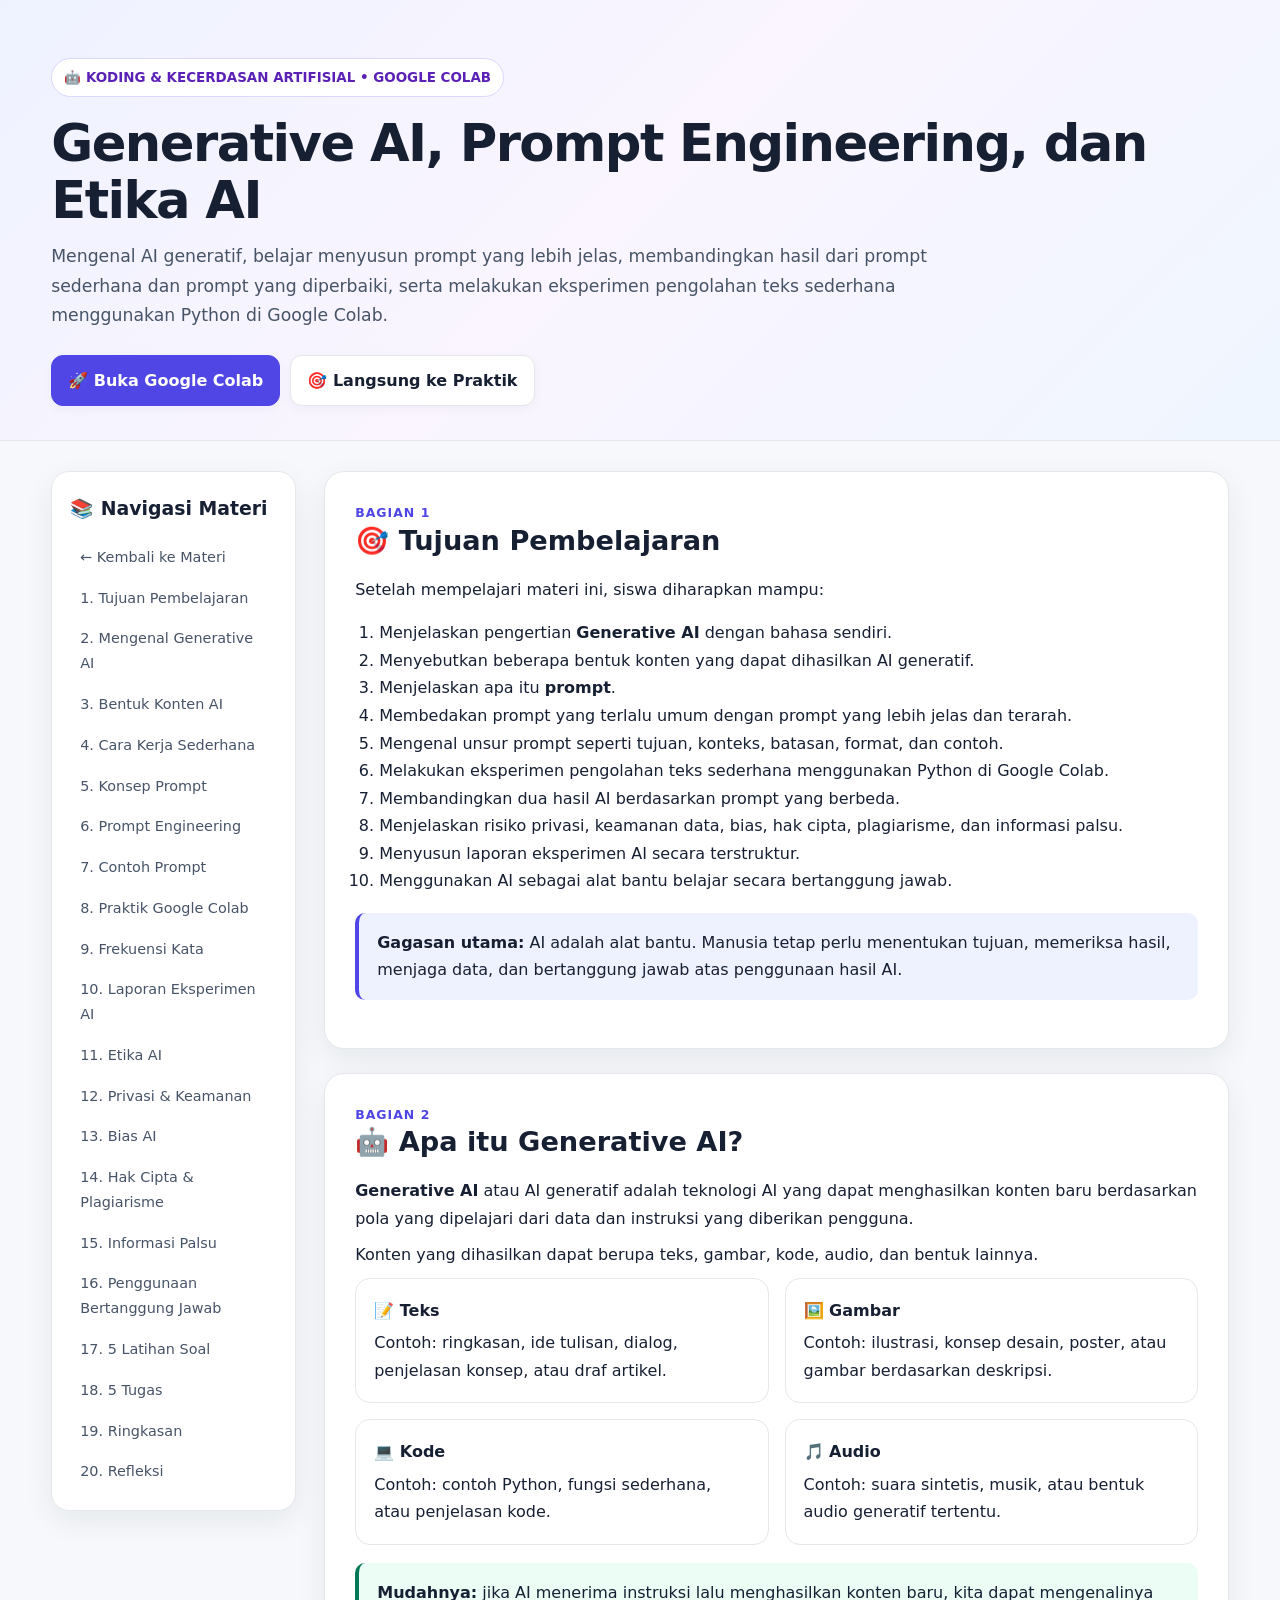
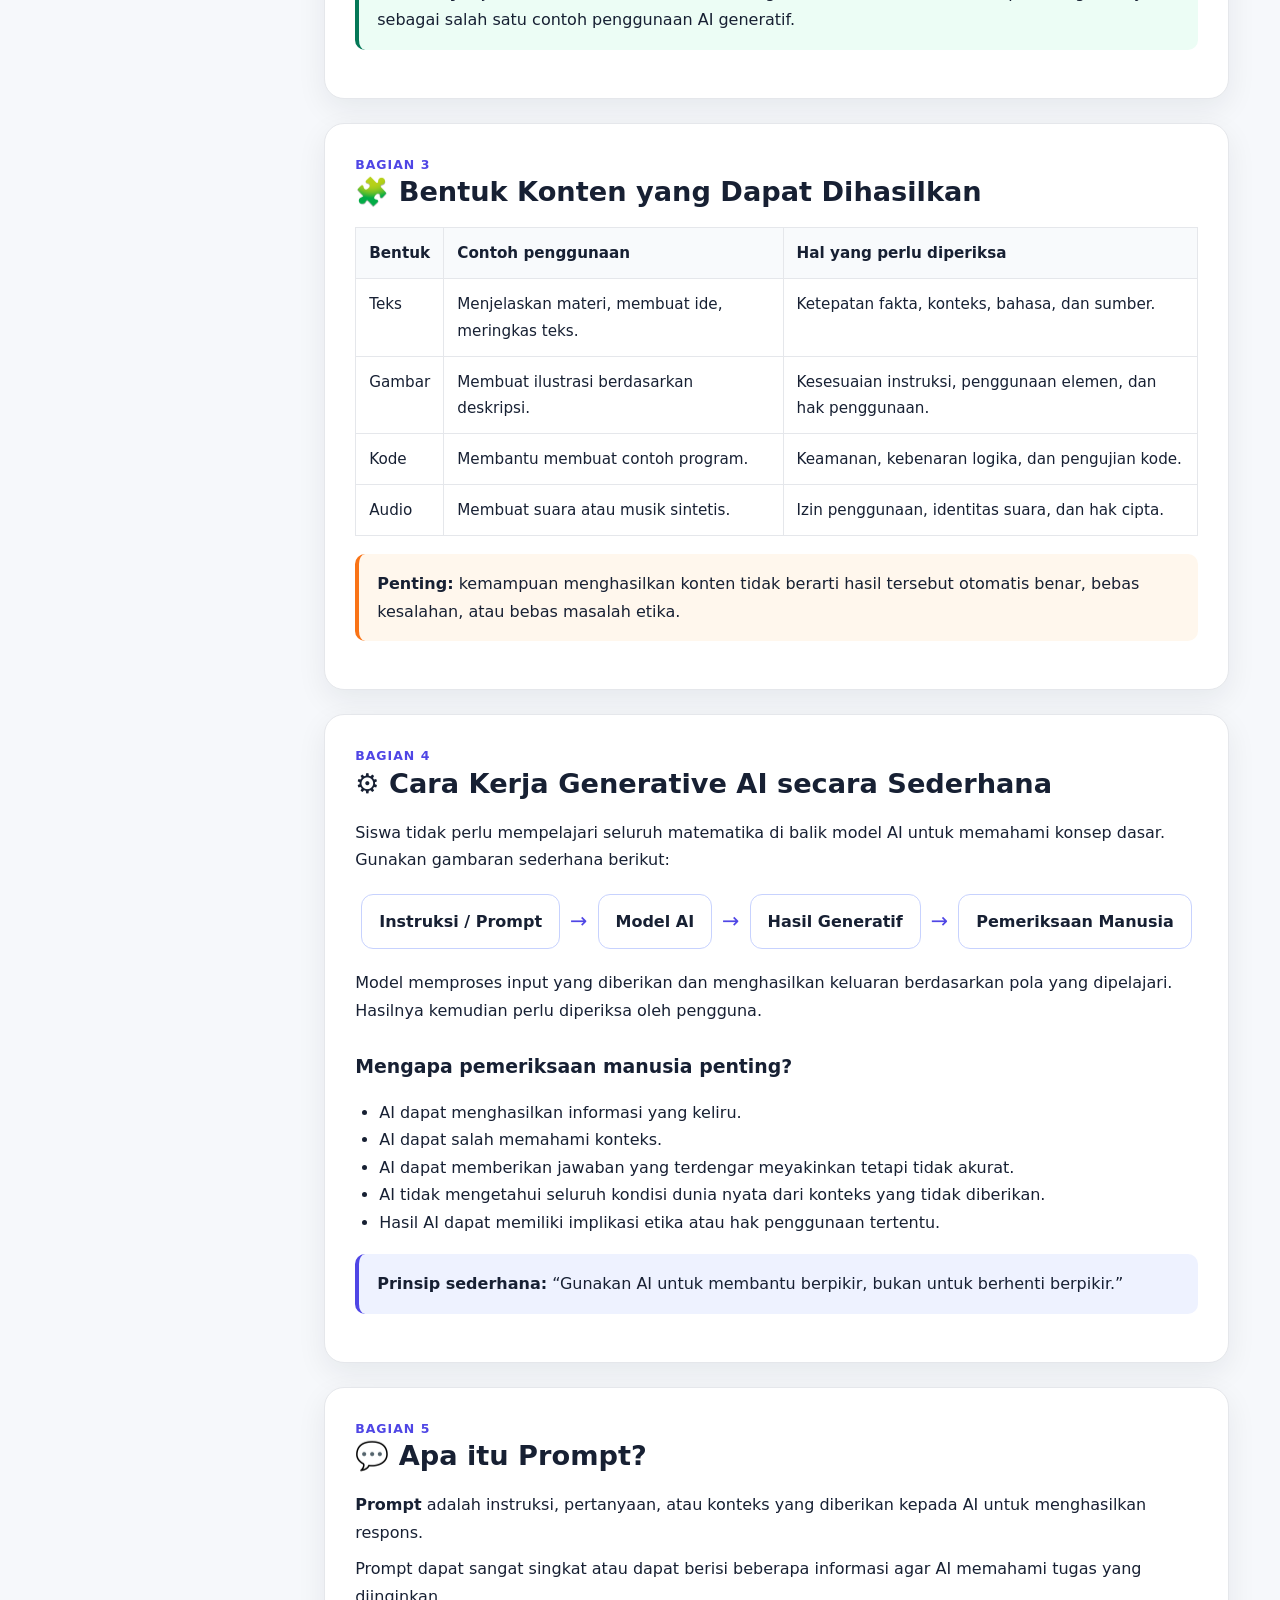
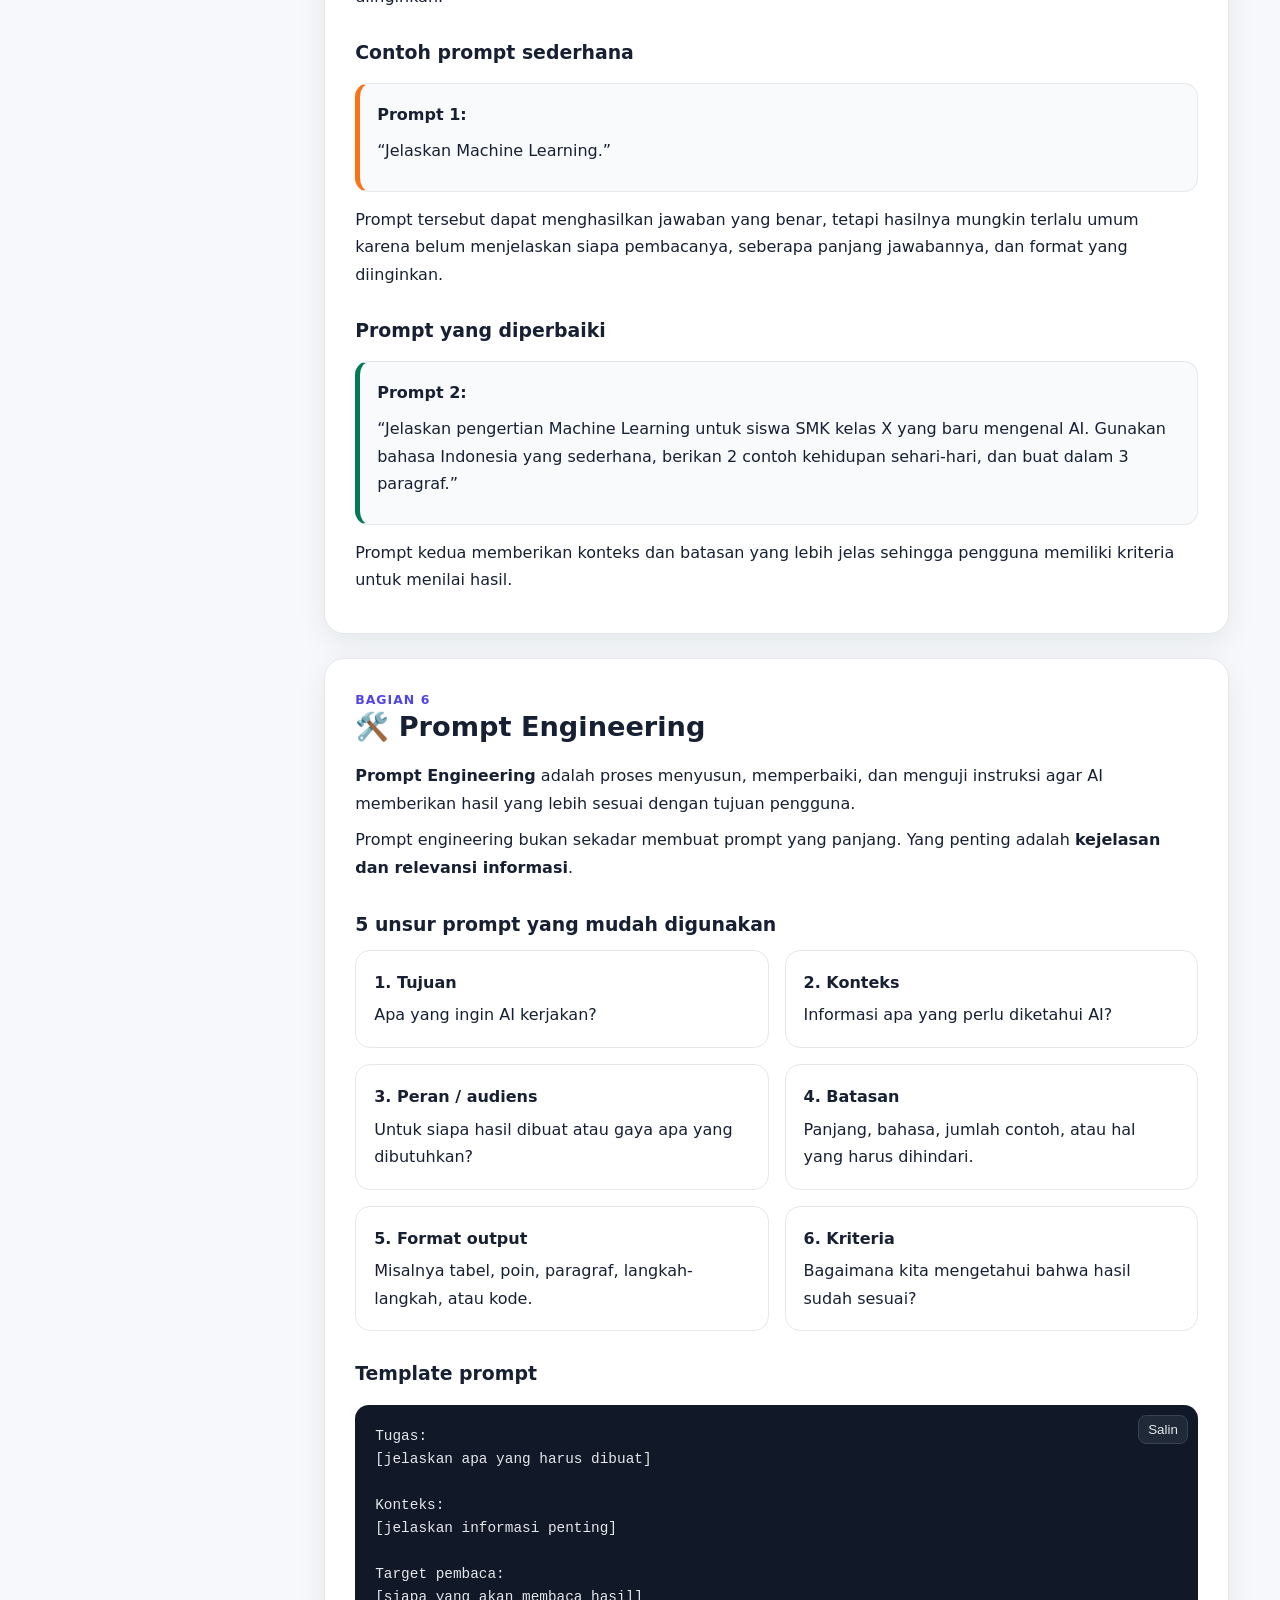
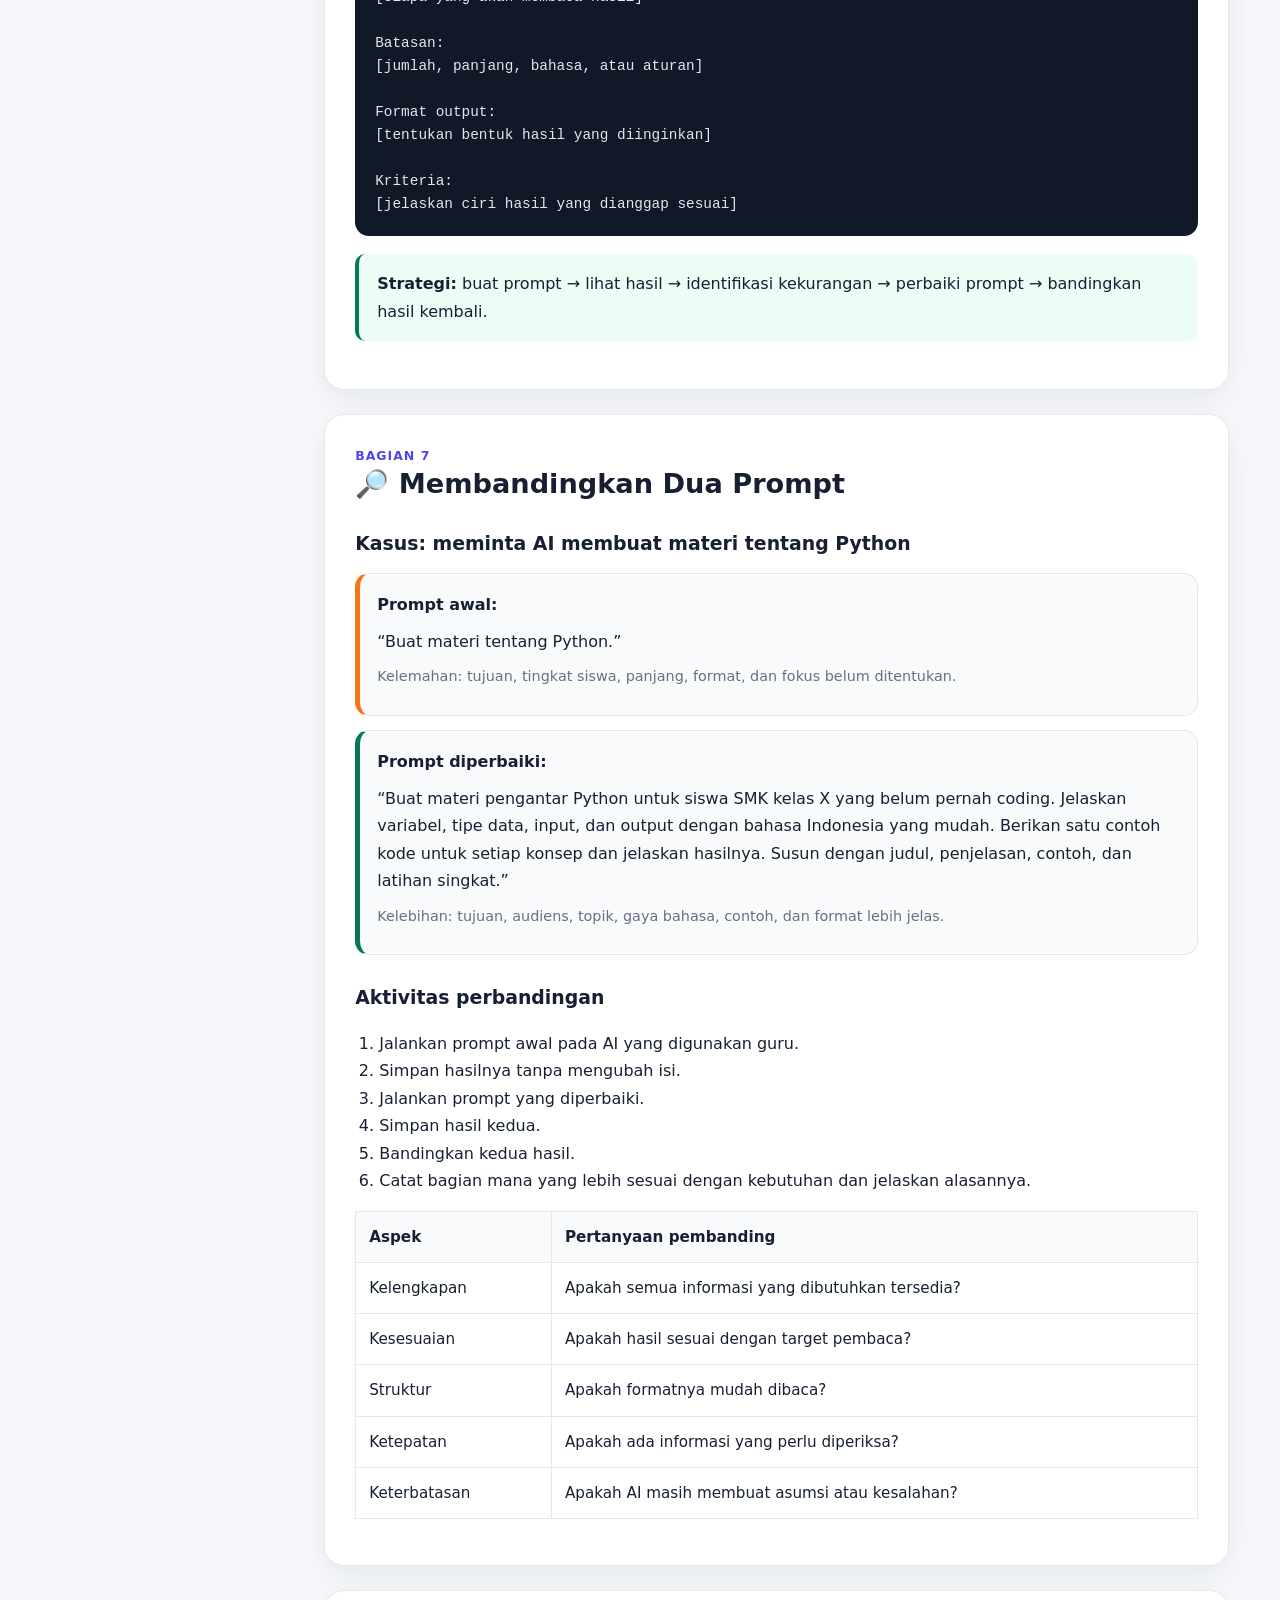
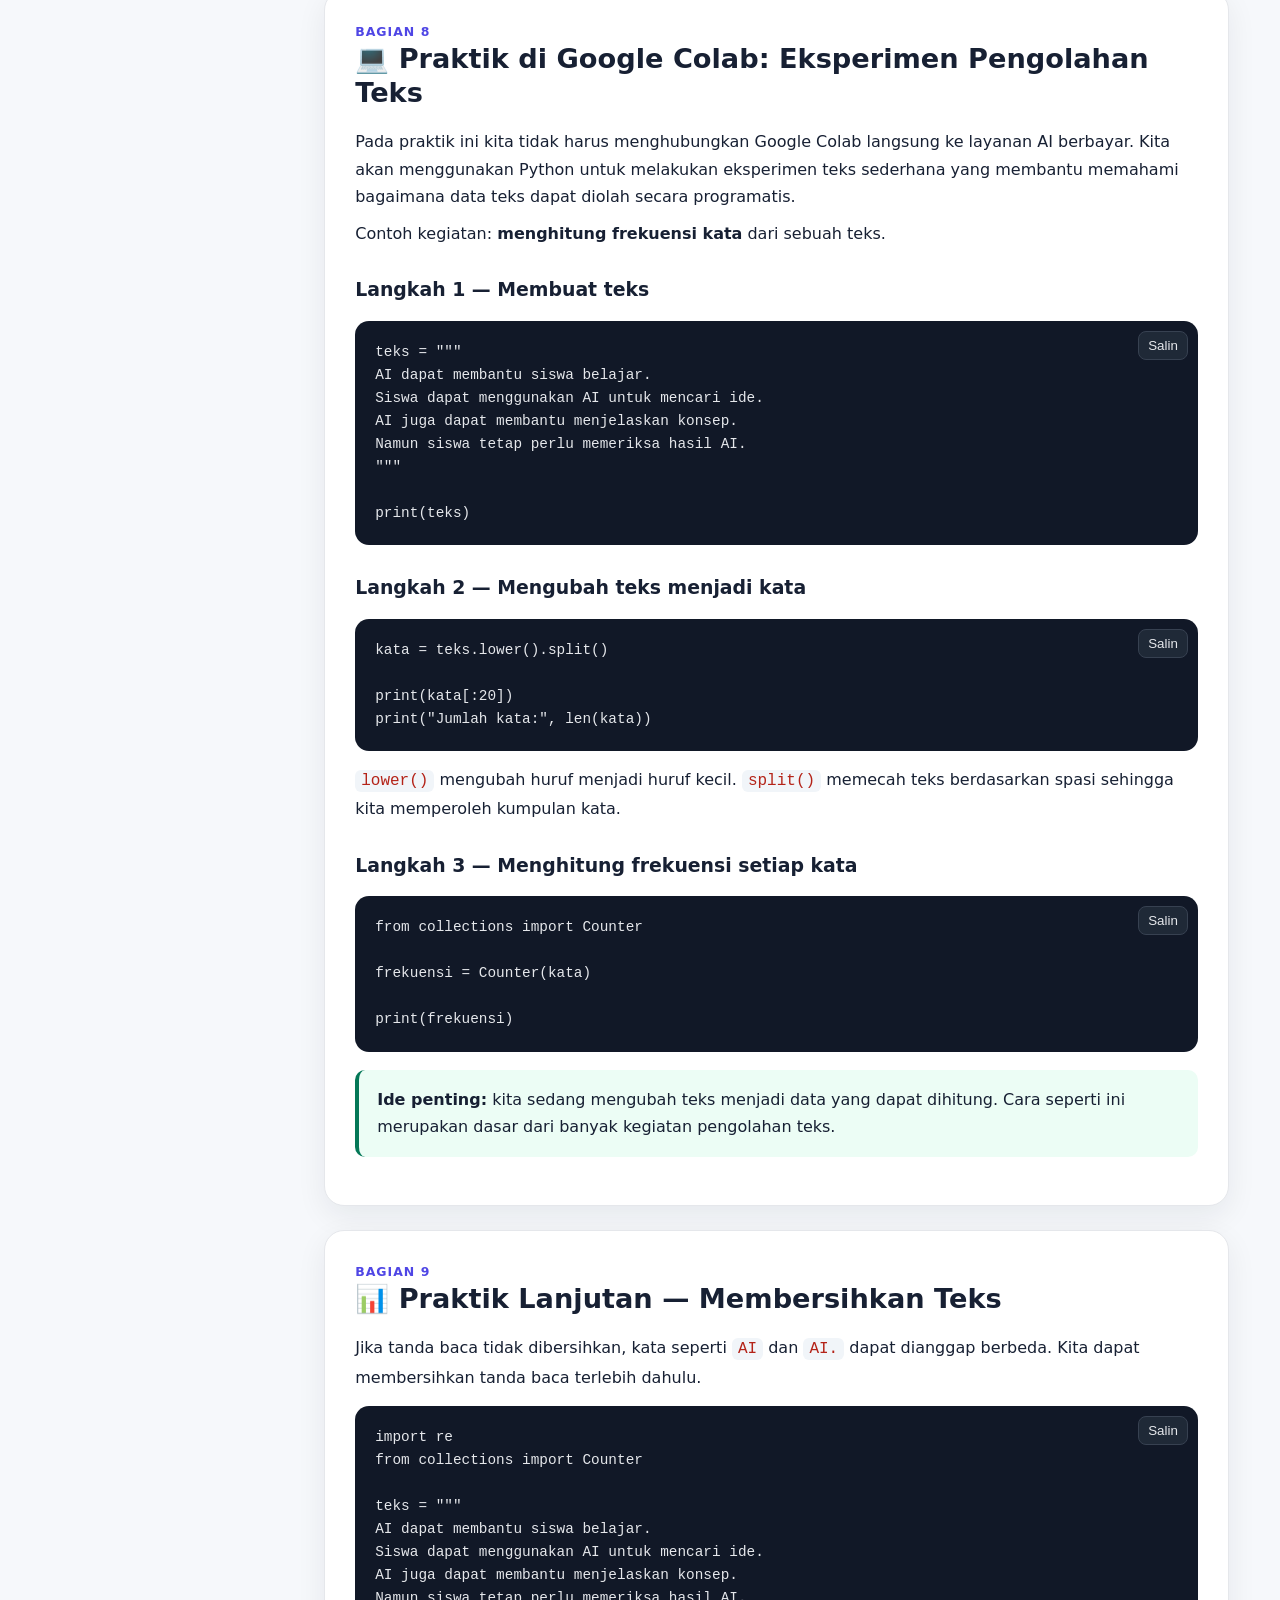
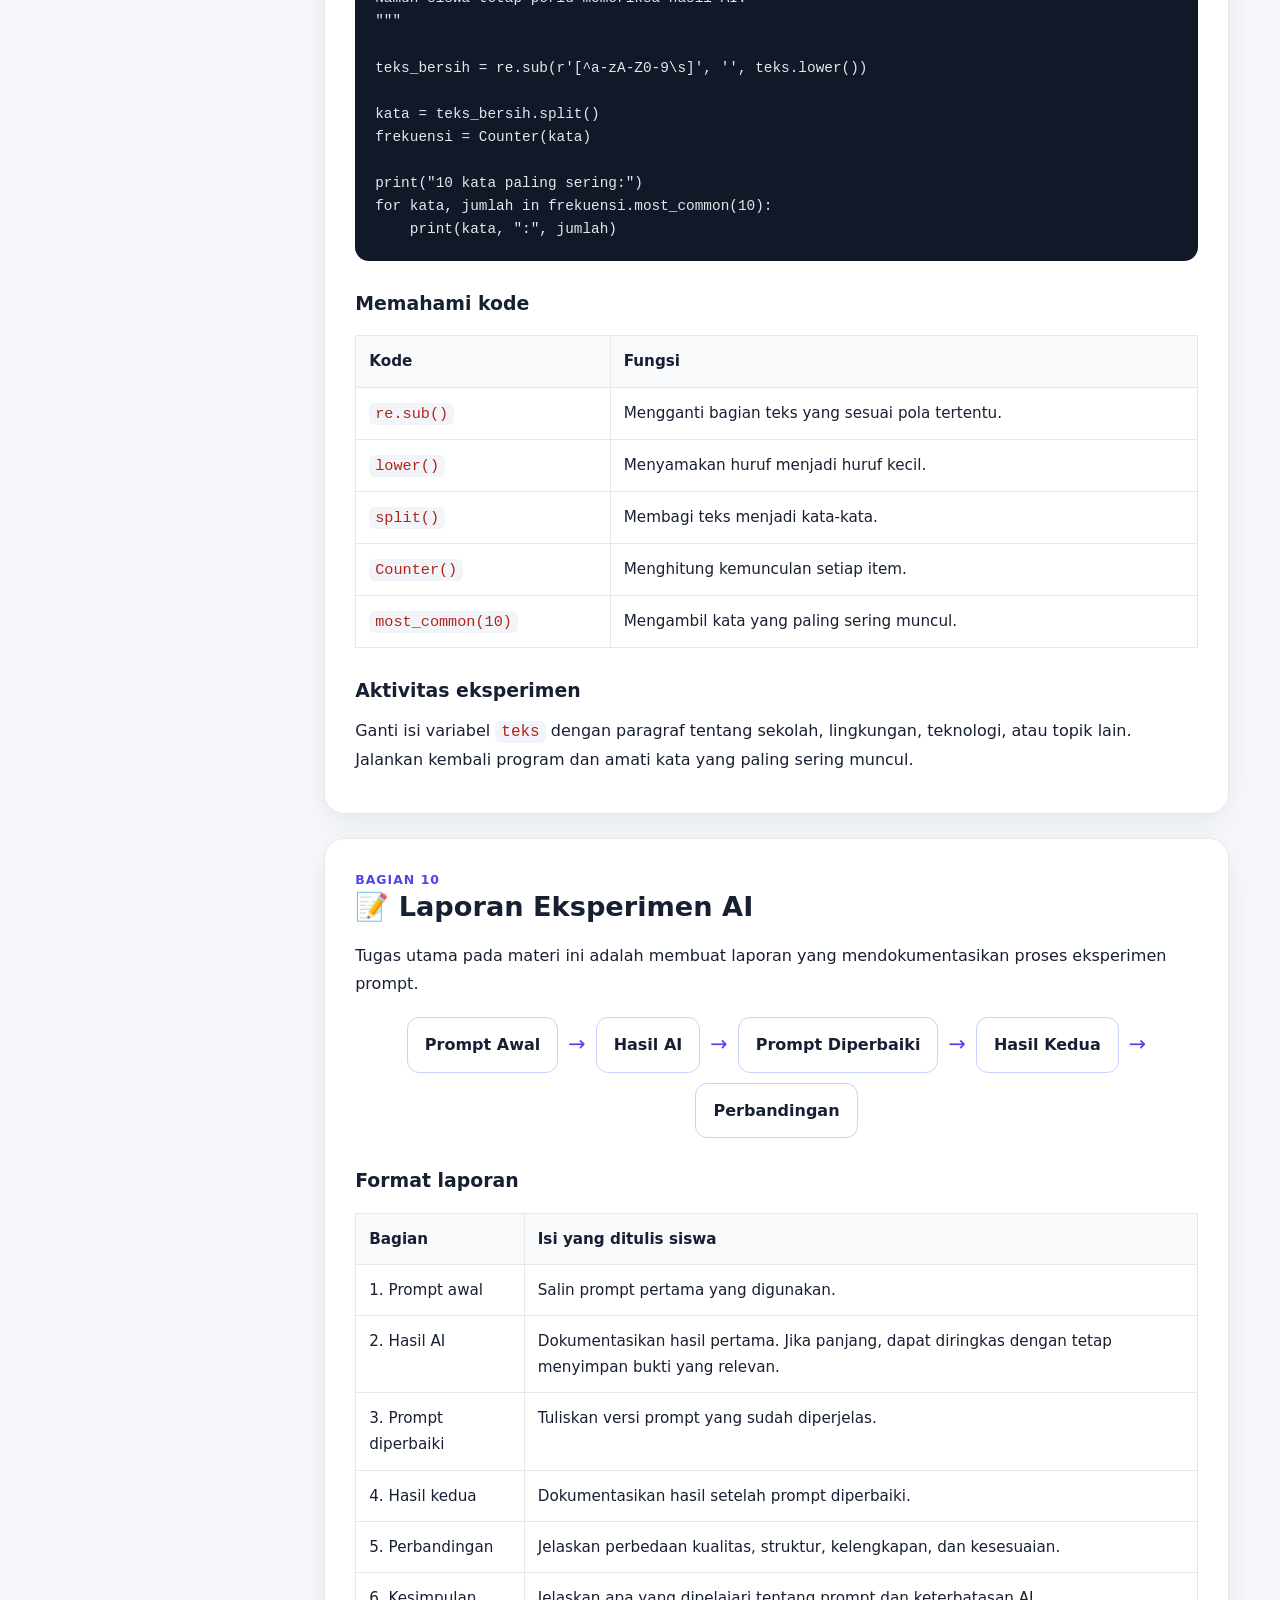
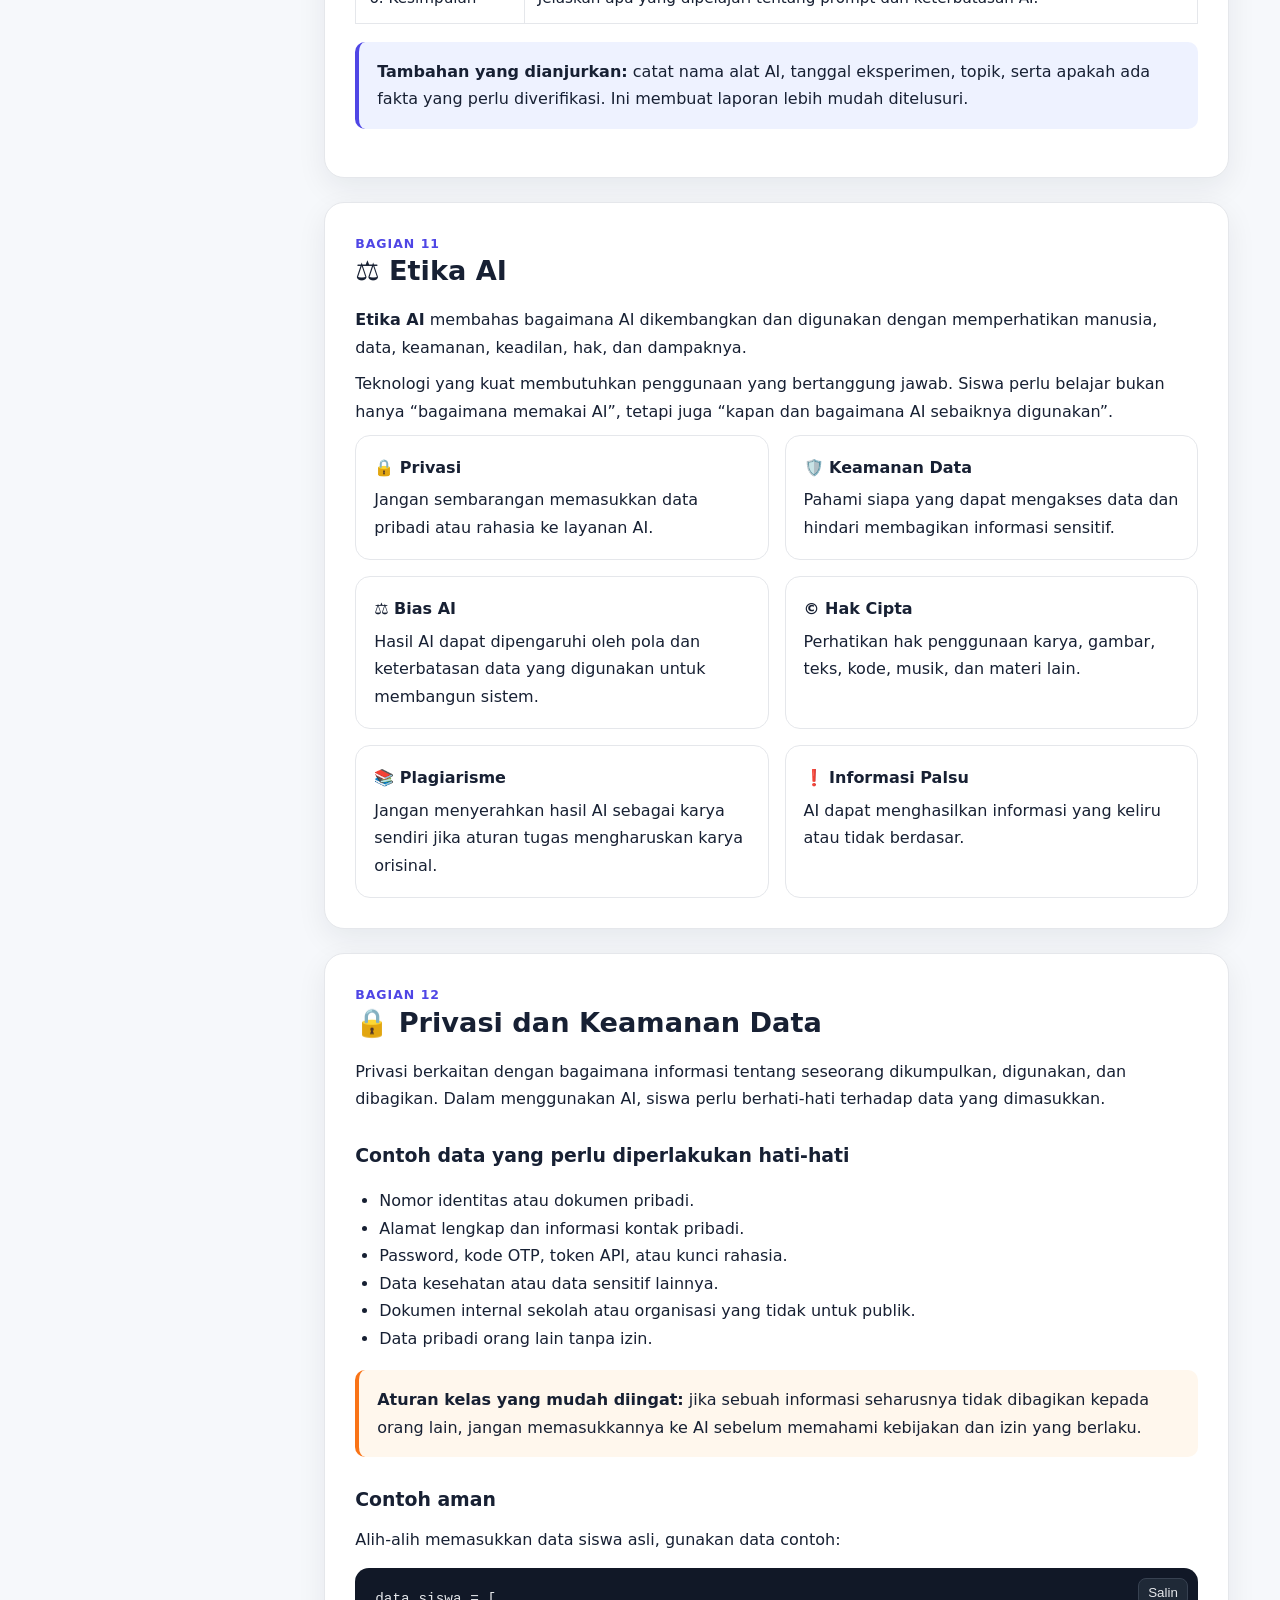
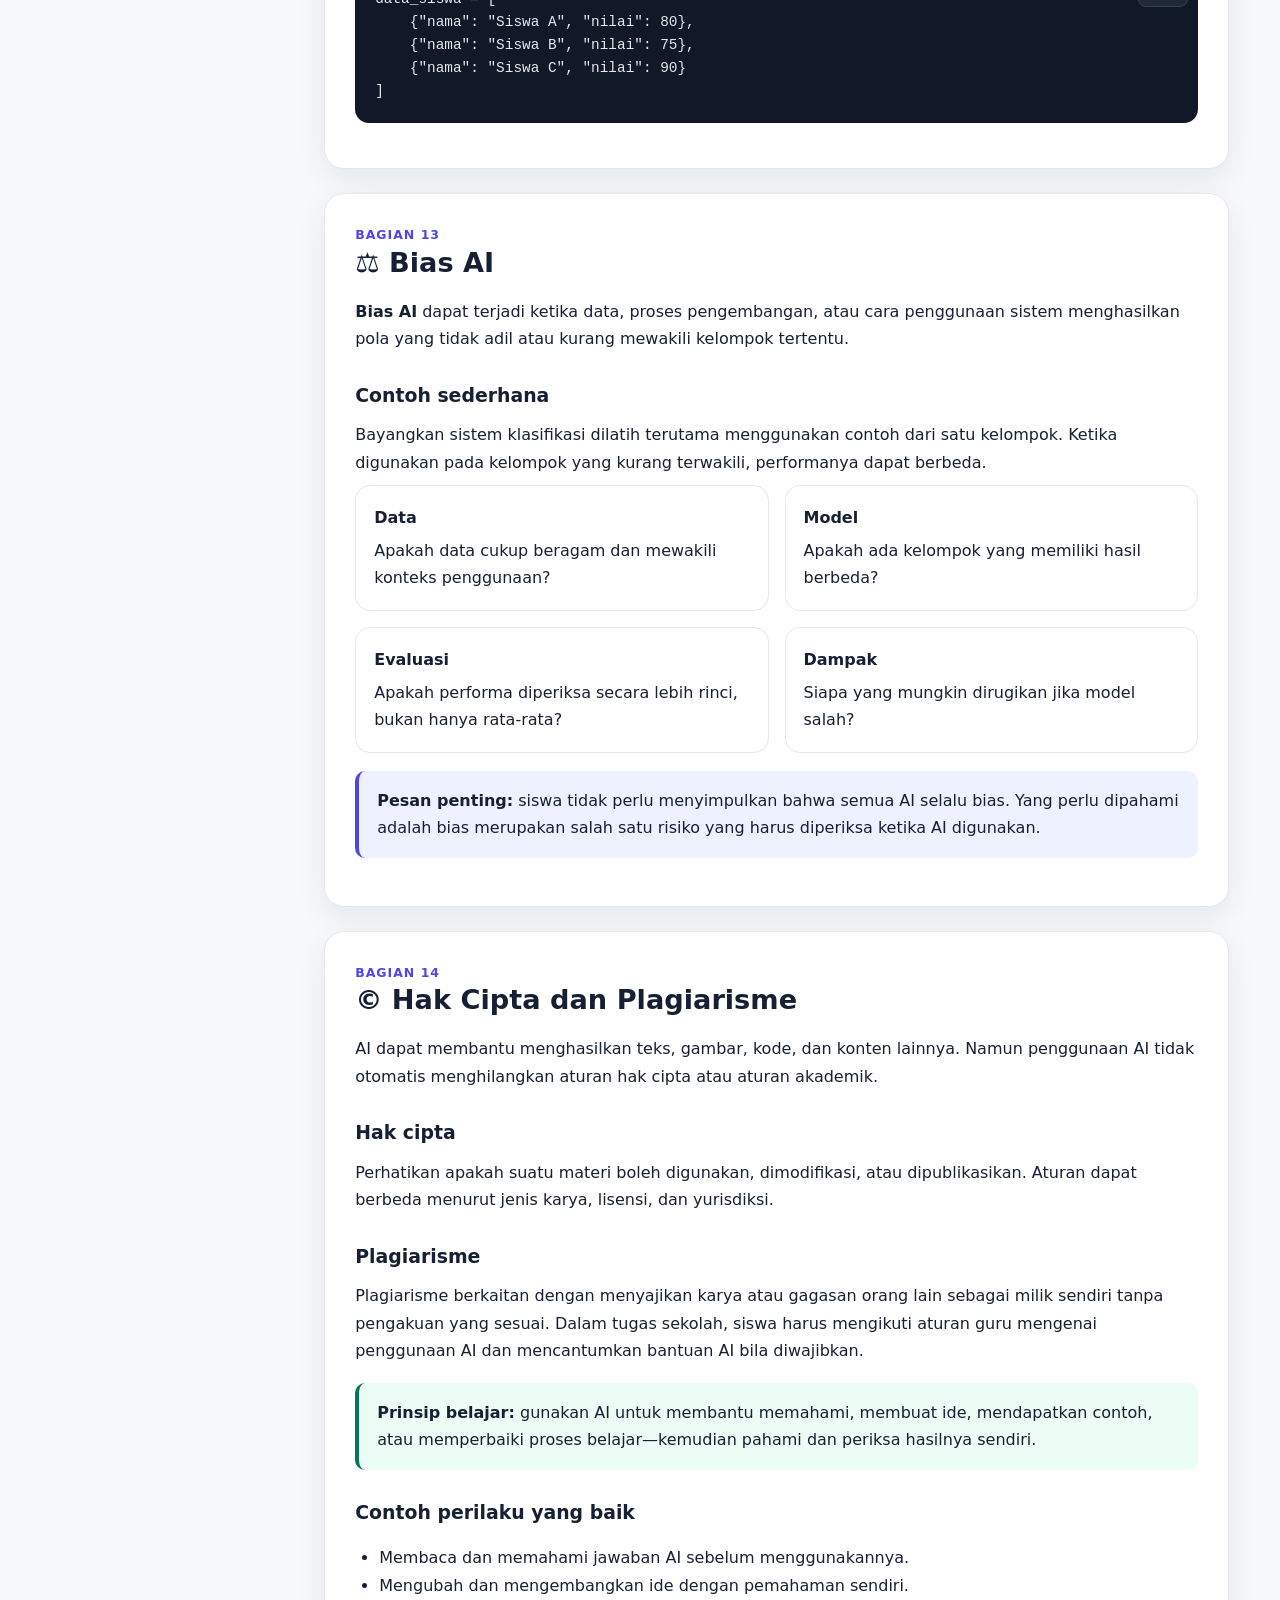
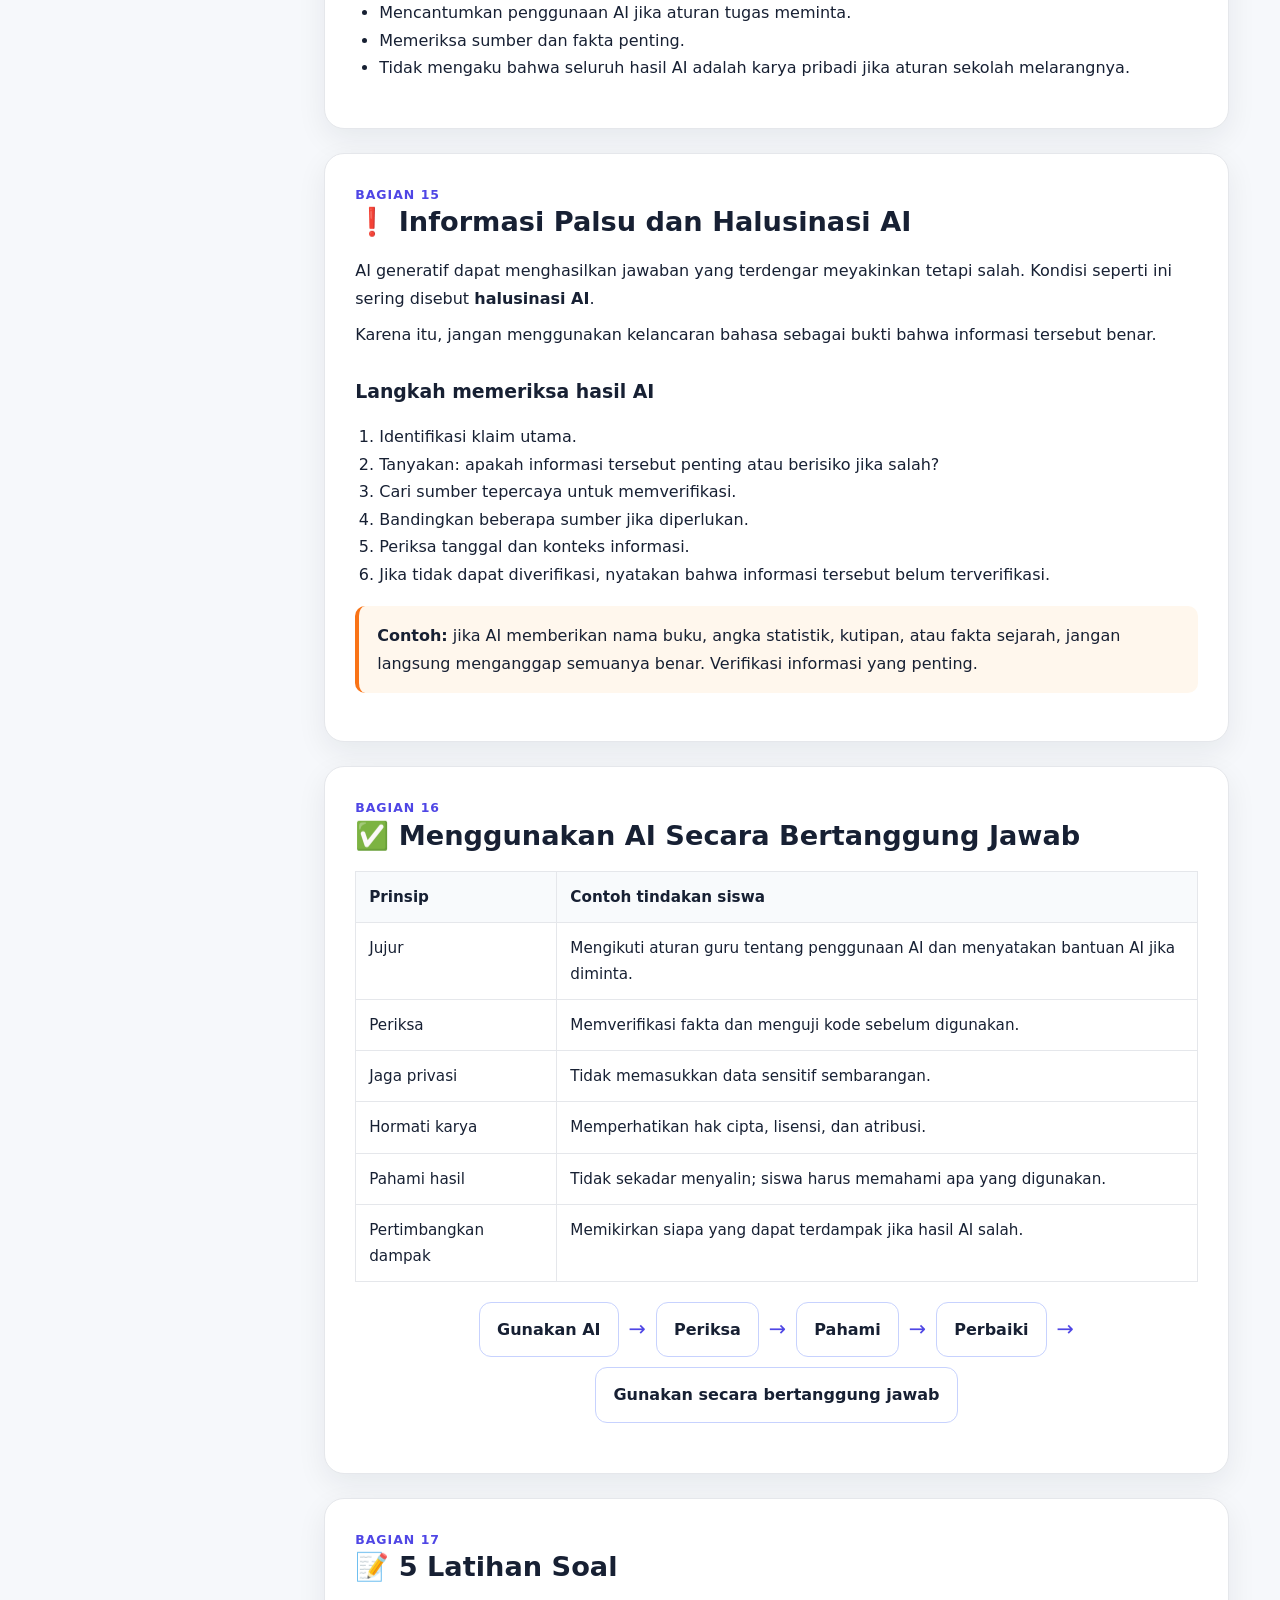
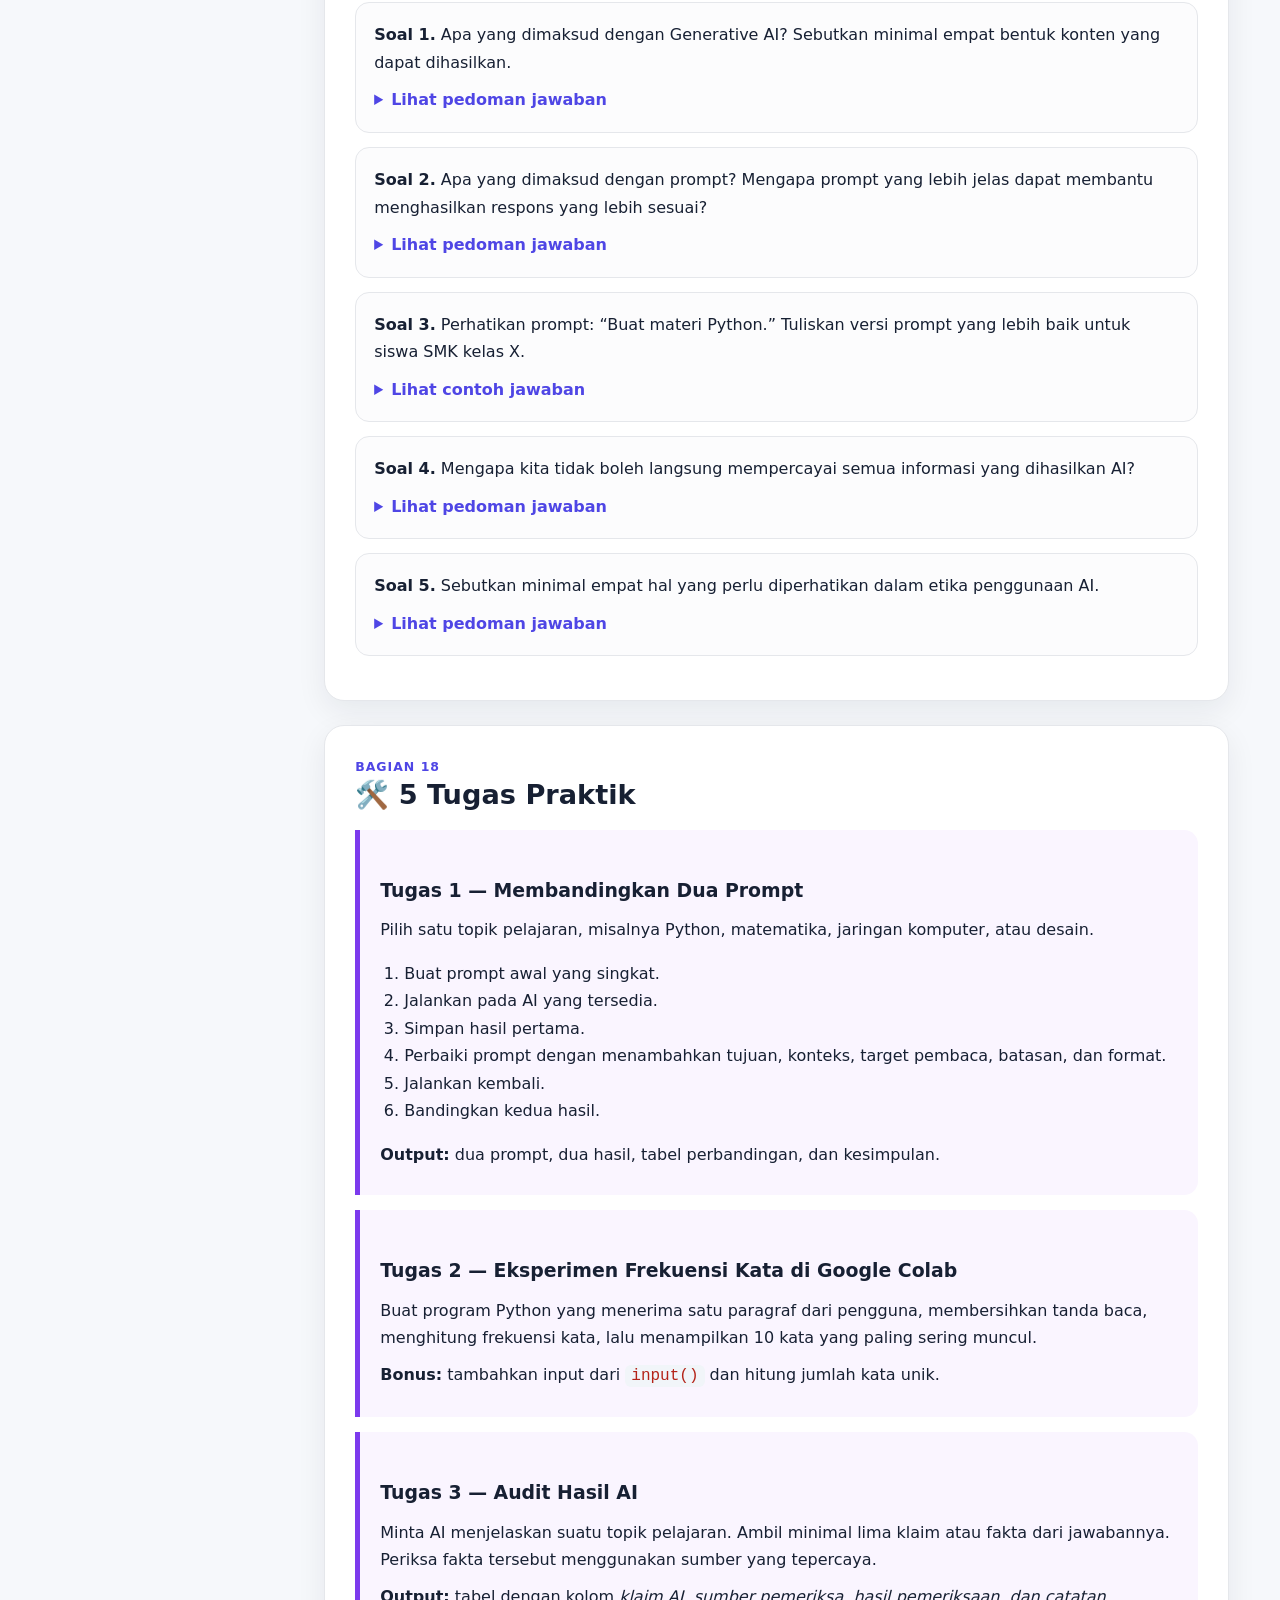
<file: materi/Generative AI, Prompt Engineering, dan Etika AI dalam Python pada Google Colab.html>
<!DOCTYPE html>
<html lang="id">
<head>
<meta charset="UTF-8">
<meta name="viewport" content="width=device-width, initial-scale=1.0">
<title>Generative AI, Prompt Engineering, dan Etika AI dalam Python pada Google Colab</title>
<meta name="description" content="Materi Koding dan Kecerdasan Artifisial tentang Generative AI, Prompt Engineering, eksperimen teks dengan Python di Google Colab, dan Etika AI.">
<style>
:root{
  --bg:#f6f8fb;--card:#fff;--text:#172033;--muted:#667085;
  --primary:#4f46e5;--primary2:#7c3aed;--soft:#eef2ff;
  --border:#e5e7eb;--code:#111827;--green:#047857;--green-soft:#ecfdf5;
  --orange:#c2410c;--orange-soft:#fff7ed;--blue-soft:#eff6ff;
  --blue:#1d4ed8;--shadow:0 10px 30px rgba(15,23,42,.07)
}
*{box-sizing:border-box}
html{scroll-behavior:smooth}
body{margin:0;font-family:Inter,ui-sans-serif,system-ui,-apple-system,BlinkMacSystemFont,"Segoe UI",sans-serif;background:var(--bg);color:var(--text);line-height:1.72}
a{color:var(--primary);text-decoration:none}a:hover{text-decoration:underline}
.container{width:min(1180px,92%);margin:auto}
.hero{padding:58px 0 34px;background:linear-gradient(135deg,#eef2ff 0%,#faf5ff 48%,#eff6ff 100%);border-bottom:1px solid var(--border)}
.badge{display:inline-flex;align-items:center;gap:8px;padding:7px 12px;border-radius:999px;background:#fff;border:1px solid #ddd6fe;color:#5b21b6;font-weight:800;font-size:.84rem}
h1{font-size:clamp(2rem,4vw,3.35rem);line-height:1.12;margin:18px 0 12px;letter-spacing:-.03em}
.lead{max-width:900px;color:#475467;font-size:1.08rem;margin:0}
.top-actions{display:flex;flex-wrap:wrap;gap:10px;margin-top:24px}
.btn{display:inline-flex;align-items:center;gap:8px;padding:11px 16px;border-radius:12px;font-weight:750;border:1px solid var(--border);background:#fff;color:var(--text);box-shadow:0 3px 12px rgba(15,23,42,.04)}
.btn.primary{background:var(--primary);color:#fff;border-color:var(--primary)}
.btn:hover{text-decoration:none;transform:translateY(-1px)}
.layout{display:grid;grid-template-columns:245px minmax(0,1fr);gap:28px;align-items:start;padding:30px 0 70px}
aside{position:sticky;top:18px;background:var(--card);border:1px solid var(--border);border-radius:18px;padding:18px;box-shadow:var(--shadow)}
aside h3{margin:2px 0 12px}
.nav a{display:block;padding:8px 10px;border-radius:9px;color:#475467;font-size:.9rem}
.nav a:hover{background:var(--soft);color:var(--primary);text-decoration:none}
main{min-width:0}
section{background:var(--card);border:1px solid var(--border);border-radius:20px;padding:30px;margin-bottom:24px;box-shadow:var(--shadow);scroll-margin-top:20px}
h2{font-size:1.7rem;line-height:1.25;margin:0 0 18px}
h3{font-size:1.18rem;margin:26px 0 10px}
p{margin:9px 0}ul,ol{padding-left:24px}
.note,.tip,.warn,.info{padding:16px 18px;border-left:4px solid var(--primary);background:var(--soft);border-radius:10px;margin:18px 0}
.tip{border-color:var(--green);background:var(--green-soft)}
.warn{border-color:#f97316;background:var(--orange-soft)}
.info{border-color:var(--blue);background:var(--blue-soft)}
.grid{display:grid;grid-template-columns:repeat(2,minmax(0,1fr));gap:16px}
.card{border:1px solid var(--border);border-radius:15px;padding:18px;background:#fff}
.card strong{display:block;margin-bottom:5px}
table{width:100%;border-collapse:collapse;margin:16px 0;font-size:.95rem}
th,td{padding:12px 13px;border:1px solid var(--border);text-align:left;vertical-align:top}
th{background:#f8fafc}
.code-wrap{position:relative;margin:15px 0}
pre{background:var(--code);color:#e5e7eb;padding:20px;border-radius:14px;overflow:auto;font-size:.9rem;line-height:1.6;margin:0}
code{font-family:"SFMono-Regular",Consolas,"Liberation Mono",monospace}
:not(pre)>code{background:#f1f5f9;padding:2px 6px;border-radius:6px;color:#b42318}
.copy{position:absolute;right:10px;top:10px;border:1px solid #374151;background:#1f2937;color:#e5e7eb;border-radius:8px;padding:6px 9px;cursor:pointer}
.step{display:grid;grid-template-columns:40px 1fr;gap:13px;margin:16px 0}
.num{width:40px;height:40px;border-radius:12px;background:var(--primary);color:#fff;display:grid;place-items:center;font-weight:800}
.flow{display:flex;flex-wrap:wrap;align-items:center;justify-content:center;gap:10px;margin:20px 0}
.flow .box{padding:13px 17px;background:#fff;border:1px solid #c7d2fe;border-radius:12px;font-weight:750}
.arrow{color:var(--primary);font-size:1.3rem}
.quiz{border:1px solid var(--border);border-radius:14px;padding:18px;margin:14px 0;background:#fcfcfd}
.task{border-left:5px solid var(--primary2);padding:18px 20px;background:#faf5ff;border-radius:0 14px 14px 0;margin:15px 0}
details{margin-top:10px}summary{cursor:pointer;font-weight:750;color:var(--primary)}
.checklist label{display:block;margin:8px 0}
.kicker{color:var(--primary);font-weight:800;text-transform:uppercase;letter-spacing:.08em;font-size:.78rem}
.small{font-size:.9rem;color:var(--muted)}
.prompt-box{background:#f8fafc;border:1px solid var(--border);border-radius:14px;padding:17px;margin:14px 0}
.prompt-bad{border-left:5px solid #f97316}.prompt-good{border-left:5px solid var(--green)}
footer{padding:30px 0 55px;color:var(--muted);text-align:center;font-size:.9rem}
@media(max-width:850px){.layout{grid-template-columns:1fr}aside{position:relative;top:auto}.grid{grid-template-columns:1fr}}
@media(max-width:560px){section{padding:21px}table{font-size:.84rem}}
</style>
</head>
<body>

<header class="hero">
<div class="container">
<span class="badge">🤖 KODING &amp; KECERDASAN ARTIFISIAL • GOOGLE COLAB</span>
<h1>Generative AI, Prompt Engineering, dan Etika AI</h1>
<p class="lead">Mengenal AI generatif, belajar menyusun prompt yang lebih jelas, membandingkan hasil dari prompt sederhana dan prompt yang diperbaiki, serta melakukan eksperimen pengolahan teks sederhana menggunakan Python di Google Colab.</p>
<div class="top-actions">
<a class="btn primary" href="https://colab.research.google.com/" target="_blank" rel="noopener">🚀 Buka Google Colab</a>
<a class="btn" href="#praktik">🎯 Langsung ke Praktik</a>
</div>
</div>
</header>

<div class="container layout">
<aside>
<h3>📚 Navigasi Materi</h3>
<nav class="nav">
  <a href="../index.html" class="back-btn">
        ← Kembali ke Materi
<a href="#tujuan">1. Tujuan Pembelajaran</a>
<a href="#genai">2. Mengenal Generative AI</a>
<a href="#bentuk">3. Bentuk Konten AI</a>
<a href="#cara">4. Cara Kerja Sederhana</a>
<a href="#prompt">5. Konsep Prompt</a>
<a href="#engineering">6. Prompt Engineering</a>
<a href="#contoh">7. Contoh Prompt</a>
<a href="#praktik">8. Praktik Google Colab</a>
<a href="#frekuensi">9. Frekuensi Kata</a>
<a href="#laporan">10. Laporan Eksperimen AI</a>
<a href="#etika">11. Etika AI</a>
<a href="#privasi">12. Privasi &amp; Keamanan</a>
<a href="#bias">13. Bias AI</a>
<a href="#hakcipta">14. Hak Cipta &amp; Plagiarisme</a>
<a href="#informasi">15. Informasi Palsu</a>
<a href="#tanggungjawab">16. Penggunaan Bertanggung Jawab</a>
<a href="#latihan">17. 5 Latihan Soal</a>
<a href="#tugas">18. 5 Tugas</a>
<a href="#ringkasan">19. Ringkasan</a>
<a href="#refleksi">20. Refleksi</a>
</nav>
</aside>

<main>

<section id="tujuan">
<div class="kicker">Bagian 1</div>
<h2>🎯 Tujuan Pembelajaran</h2>
<p>Setelah mempelajari materi ini, siswa diharapkan mampu:</p>
<ol>
<li>Menjelaskan pengertian <strong>Generative AI</strong> dengan bahasa sendiri.</li>
<li>Menyebutkan beberapa bentuk konten yang dapat dihasilkan AI generatif.</li>
<li>Menjelaskan apa itu <strong>prompt</strong>.</li>
<li>Membedakan prompt yang terlalu umum dengan prompt yang lebih jelas dan terarah.</li>
<li>Mengenal unsur prompt seperti tujuan, konteks, batasan, format, dan contoh.</li>
<li>Melakukan eksperimen pengolahan teks sederhana menggunakan Python di Google Colab.</li>
<li>Membandingkan dua hasil AI berdasarkan prompt yang berbeda.</li>
<li>Menjelaskan risiko privasi, keamanan data, bias, hak cipta, plagiarisme, dan informasi palsu.</li>
<li>Menyusun laporan eksperimen AI secara terstruktur.</li>
<li>Menggunakan AI sebagai alat bantu belajar secara bertanggung jawab.</li>
</ol>
<div class="note"><strong>Gagasan utama:</strong> AI adalah alat bantu. Manusia tetap perlu menentukan tujuan, memeriksa hasil, menjaga data, dan bertanggung jawab atas penggunaan hasil AI.</div>
</section>

<section id="genai">
<div class="kicker">Bagian 2</div>
<h2>🤖 Apa itu Generative AI?</h2>
<p><strong>Generative AI</strong> atau AI generatif adalah teknologi AI yang dapat menghasilkan konten baru berdasarkan pola yang dipelajari dari data dan instruksi yang diberikan pengguna.</p>
<p>Konten yang dihasilkan dapat berupa teks, gambar, kode, audio, dan bentuk lainnya.</p>
<div class="grid">
<div class="card"><strong>📝 Teks</strong>Contoh: ringkasan, ide tulisan, dialog, penjelasan konsep, atau draf artikel.</div>
<div class="card"><strong>🖼️ Gambar</strong>Contoh: ilustrasi, konsep desain, poster, atau gambar berdasarkan deskripsi.</div>
<div class="card"><strong>💻 Kode</strong>Contoh: contoh Python, fungsi sederhana, atau penjelasan kode.</div>
<div class="card"><strong>🎵 Audio</strong>Contoh: suara sintetis, musik, atau bentuk audio generatif tertentu.</div>
</div>
<div class="tip"><strong>Mudahnya:</strong> jika AI menerima instruksi lalu menghasilkan konten baru, kita dapat mengenalinya sebagai salah satu contoh penggunaan AI generatif.</div>
</section>

<section id="bentuk">
<div class="kicker">Bagian 3</div>
<h2>🧩 Bentuk Konten yang Dapat Dihasilkan</h2>
<table>
<tr><th>Bentuk</th><th>Contoh penggunaan</th><th>Hal yang perlu diperiksa</th></tr>
<tr><td>Teks</td><td>Menjelaskan materi, membuat ide, meringkas teks.</td><td>Ketepatan fakta, konteks, bahasa, dan sumber.</td></tr>
<tr><td>Gambar</td><td>Membuat ilustrasi berdasarkan deskripsi.</td><td>Kesesuaian instruksi, penggunaan elemen, dan hak penggunaan.</td></tr>
<tr><td>Kode</td><td>Membantu membuat contoh program.</td><td>Keamanan, kebenaran logika, dan pengujian kode.</td></tr>
<tr><td>Audio</td><td>Membuat suara atau musik sintetis.</td><td>Izin penggunaan, identitas suara, dan hak cipta.</td></tr>
</table>
<div class="warn"><strong>Penting:</strong> kemampuan menghasilkan konten tidak berarti hasil tersebut otomatis benar, bebas kesalahan, atau bebas masalah etika.</div>
</section>

<section id="cara">
<div class="kicker">Bagian 4</div>
<h2>⚙️ Cara Kerja Generative AI secara Sederhana</h2>
<p>Siswa tidak perlu mempelajari seluruh matematika di balik model AI untuk memahami konsep dasar. Gunakan gambaran sederhana berikut:</p>
<div class="flow">
<div class="box">Instruksi / Prompt</div><div class="arrow">→</div><div class="box">Model AI</div><div class="arrow">→</div><div class="box">Hasil Generatif</div><div class="arrow">→</div><div class="box">Pemeriksaan Manusia</div>
</div>
<p>Model memproses input yang diberikan dan menghasilkan keluaran berdasarkan pola yang dipelajari. Hasilnya kemudian perlu diperiksa oleh pengguna.</p>
<h3>Mengapa pemeriksaan manusia penting?</h3>
<ul>
<li>AI dapat menghasilkan informasi yang keliru.</li>
<li>AI dapat salah memahami konteks.</li>
<li>AI dapat memberikan jawaban yang terdengar meyakinkan tetapi tidak akurat.</li>
<li>AI tidak mengetahui seluruh kondisi dunia nyata dari konteks yang tidak diberikan.</li>
<li>Hasil AI dapat memiliki implikasi etika atau hak penggunaan tertentu.</li>
</ul>
<div class="note"><strong>Prinsip sederhana:</strong> “Gunakan AI untuk membantu berpikir, bukan untuk berhenti berpikir.”</div>
</section>

<section id="prompt">
<div class="kicker">Bagian 5</div>
<h2>💬 Apa itu Prompt?</h2>
<p><strong>Prompt</strong> adalah instruksi, pertanyaan, atau konteks yang diberikan kepada AI untuk menghasilkan respons.</p>
<p>Prompt dapat sangat singkat atau dapat berisi beberapa informasi agar AI memahami tugas yang diinginkan.</p>
<h3>Contoh prompt sederhana</h3>
<div class="prompt-box prompt-bad">
<strong>Prompt 1:</strong>
<p>“Jelaskan Machine Learning.”</p>
</div>
<p>Prompt tersebut dapat menghasilkan jawaban yang benar, tetapi hasilnya mungkin terlalu umum karena belum menjelaskan siapa pembacanya, seberapa panjang jawabannya, dan format yang diinginkan.</p>
<h3>Prompt yang diperbaiki</h3>
<div class="prompt-box prompt-good">
<strong>Prompt 2:</strong>
<p>“Jelaskan pengertian Machine Learning untuk siswa SMK kelas X yang baru mengenal AI. Gunakan bahasa Indonesia yang sederhana, berikan 2 contoh kehidupan sehari-hari, dan buat dalam 3 paragraf.”</p>
</div>
<p>Prompt kedua memberikan konteks dan batasan yang lebih jelas sehingga pengguna memiliki kriteria untuk menilai hasil.</p>
</section>

<section id="engineering">
<div class="kicker">Bagian 6</div>
<h2>🛠️ Prompt Engineering</h2>
<p><strong>Prompt Engineering</strong> adalah proses menyusun, memperbaiki, dan menguji instruksi agar AI memberikan hasil yang lebih sesuai dengan tujuan pengguna.</p>
<p>Prompt engineering bukan sekadar membuat prompt yang panjang. Yang penting adalah <strong>kejelasan dan relevansi informasi</strong>.</p>
<h3>5 unsur prompt yang mudah digunakan</h3>
<div class="grid">
<div class="card"><strong>1. Tujuan</strong>Apa yang ingin AI kerjakan?</div>
<div class="card"><strong>2. Konteks</strong>Informasi apa yang perlu diketahui AI?</div>
<div class="card"><strong>3. Peran / audiens</strong>Untuk siapa hasil dibuat atau gaya apa yang dibutuhkan?</div>
<div class="card"><strong>4. Batasan</strong>Panjang, bahasa, jumlah contoh, atau hal yang harus dihindari.</div>
<div class="card"><strong>5. Format output</strong>Misalnya tabel, poin, paragraf, langkah-langkah, atau kode.</div>
<div class="card"><strong>6. Kriteria</strong>Bagaimana kita mengetahui bahwa hasil sudah sesuai?</div>
</div>
<h3>Template prompt</h3>
<div class="code-wrap"><button class="copy" onclick="copyCode(this)">Salin</button><pre><code>Tugas:
[jelaskan apa yang harus dibuat]

Konteks:
[jelaskan informasi penting]

Target pembaca:
[siapa yang akan membaca hasil]

Batasan:
[jumlah, panjang, bahasa, atau aturan]

Format output:
[tentukan bentuk hasil yang diinginkan]

Kriteria:
[jelaskan ciri hasil yang dianggap sesuai]</code></pre></div>
<div class="tip"><strong>Strategi:</strong> buat prompt → lihat hasil → identifikasi kekurangan → perbaiki prompt → bandingkan hasil kembali.</div>
</section>

<section id="contoh">
<div class="kicker">Bagian 7</div>
<h2>🔎 Membandingkan Dua Prompt</h2>
<h3>Kasus: meminta AI membuat materi tentang Python</h3>
<div class="prompt-box prompt-bad">
<strong>Prompt awal:</strong>
<p>“Buat materi tentang Python.”</p>
<p class="small">Kelemahan: tujuan, tingkat siswa, panjang, format, dan fokus belum ditentukan.</p>
</div>
<div class="prompt-box prompt-good">
<strong>Prompt diperbaiki:</strong>
<p>“Buat materi pengantar Python untuk siswa SMK kelas X yang belum pernah coding. Jelaskan variabel, tipe data, input, dan output dengan bahasa Indonesia yang mudah. Berikan satu contoh kode untuk setiap konsep dan jelaskan hasilnya. Susun dengan judul, penjelasan, contoh, dan latihan singkat.”</p>
<p class="small">Kelebihan: tujuan, audiens, topik, gaya bahasa, contoh, dan format lebih jelas.</p>
</div>
<h3>Aktivitas perbandingan</h3>
<ol>
<li>Jalankan prompt awal pada AI yang digunakan guru.</li>
<li>Simpan hasilnya tanpa mengubah isi.</li>
<li>Jalankan prompt yang diperbaiki.</li>
<li>Simpan hasil kedua.</li>
<li>Bandingkan kedua hasil.</li>
<li>Catat bagian mana yang lebih sesuai dengan kebutuhan dan jelaskan alasannya.</li>
</ol>
<table>
<tr><th>Aspek</th><th>Pertanyaan pembanding</th></tr>
<tr><td>Kelengkapan</td><td>Apakah semua informasi yang dibutuhkan tersedia?</td></tr>
<tr><td>Kesesuaian</td><td>Apakah hasil sesuai dengan target pembaca?</td></tr>
<tr><td>Struktur</td><td>Apakah formatnya mudah dibaca?</td></tr>
<tr><td>Ketepatan</td><td>Apakah ada informasi yang perlu diperiksa?</td></tr>
<tr><td>Keterbatasan</td><td>Apakah AI masih membuat asumsi atau kesalahan?</td></tr>
</table>
</section>

<section id="praktik">
<div class="kicker">Bagian 8</div>
<h2>💻 Praktik di Google Colab: Eksperimen Pengolahan Teks</h2>
<p>Pada praktik ini kita tidak harus menghubungkan Google Colab langsung ke layanan AI berbayar. Kita akan menggunakan Python untuk melakukan eksperimen teks sederhana yang membantu memahami bagaimana data teks dapat diolah secara programatis.</p>
<p>Contoh kegiatan: <strong>menghitung frekuensi kata</strong> dari sebuah teks.</p>
<h3>Langkah 1 — Membuat teks</h3>
<div class="code-wrap"><button class="copy" onclick="copyCode(this)">Salin</button><pre><code>teks = """
AI dapat membantu siswa belajar.
Siswa dapat menggunakan AI untuk mencari ide.
AI juga dapat membantu menjelaskan konsep.
Namun siswa tetap perlu memeriksa hasil AI.
"""

print(teks)</code></pre></div>
<h3>Langkah 2 — Mengubah teks menjadi kata</h3>
<div class="code-wrap"><button class="copy" onclick="copyCode(this)">Salin</button><pre><code>kata = teks.lower().split()

print(kata[:20])
print("Jumlah kata:", len(kata))</code></pre></div>
<p><code>lower()</code> mengubah huruf menjadi huruf kecil. <code>split()</code> memecah teks berdasarkan spasi sehingga kita memperoleh kumpulan kata.</p>
<h3>Langkah 3 — Menghitung frekuensi setiap kata</h3>
<div class="code-wrap"><button class="copy" onclick="copyCode(this)">Salin</button><pre><code>from collections import Counter

frekuensi = Counter(kata)

print(frekuensi)</code></pre></div>
<div class="tip"><strong>Ide penting:</strong> kita sedang mengubah teks menjadi data yang dapat dihitung. Cara seperti ini merupakan dasar dari banyak kegiatan pengolahan teks.</div>
</section>

<section id="frekuensi">
<div class="kicker">Bagian 9</div>
<h2>📊 Praktik Lanjutan — Membersihkan Teks</h2>
<p>Jika tanda baca tidak dibersihkan, kata seperti <code>AI</code> dan <code>AI.</code> dapat dianggap berbeda. Kita dapat membersihkan tanda baca terlebih dahulu.</p>
<div class="code-wrap"><button class="copy" onclick="copyCode(this)">Salin</button><pre><code>import re
from collections import Counter

teks = """
AI dapat membantu siswa belajar.
Siswa dapat menggunakan AI untuk mencari ide.
AI juga dapat membantu menjelaskan konsep.
Namun siswa tetap perlu memeriksa hasil AI.
"""

teks_bersih = re.sub(r'[^a-zA-Z0-9\s]', '', teks.lower())

kata = teks_bersih.split()
frekuensi = Counter(kata)

print("10 kata paling sering:")
for kata, jumlah in frekuensi.most_common(10):
    print(kata, ":", jumlah)</code></pre></div>
<h3>Memahami kode</h3>
<table>
<tr><th>Kode</th><th>Fungsi</th></tr>
<tr><td><code>re.sub()</code></td><td>Mengganti bagian teks yang sesuai pola tertentu.</td></tr>
<tr><td><code>lower()</code></td><td>Menyamakan huruf menjadi huruf kecil.</td></tr>
<tr><td><code>split()</code></td><td>Membagi teks menjadi kata-kata.</td></tr>
<tr><td><code>Counter()</code></td><td>Menghitung kemunculan setiap item.</td></tr>
<tr><td><code>most_common(10)</code></td><td>Mengambil kata yang paling sering muncul.</td></tr>
</table>
<h3>Aktivitas eksperimen</h3>
<p>Ganti isi variabel <code>teks</code> dengan paragraf tentang sekolah, lingkungan, teknologi, atau topik lain. Jalankan kembali program dan amati kata yang paling sering muncul.</p>
</section>

<section id="laporan">
<div class="kicker">Bagian 10</div>
<h2>📝 Laporan Eksperimen AI</h2>
<p>Tugas utama pada materi ini adalah membuat laporan yang mendokumentasikan proses eksperimen prompt.</p>
<div class="flow">
<div class="box">Prompt Awal</div><div class="arrow">→</div><div class="box">Hasil AI</div><div class="arrow">→</div><div class="box">Prompt Diperbaiki</div><div class="arrow">→</div><div class="box">Hasil Kedua</div><div class="arrow">→</div><div class="box">Perbandingan</div>
</div>
<h3>Format laporan</h3>
<table>
<tr><th>Bagian</th><th>Isi yang ditulis siswa</th></tr>
<tr><td>1. Prompt awal</td><td>Salin prompt pertama yang digunakan.</td></tr>
<tr><td>2. Hasil AI</td><td>Dokumentasikan hasil pertama. Jika panjang, dapat diringkas dengan tetap menyimpan bukti yang relevan.</td></tr>
<tr><td>3. Prompt diperbaiki</td><td>Tuliskan versi prompt yang sudah diperjelas.</td></tr>
<tr><td>4. Hasil kedua</td><td>Dokumentasikan hasil setelah prompt diperbaiki.</td></tr>
<tr><td>5. Perbandingan</td><td>Jelaskan perbedaan kualitas, struktur, kelengkapan, dan kesesuaian.</td></tr>
<tr><td>6. Kesimpulan</td><td>Jelaskan apa yang dipelajari tentang prompt dan keterbatasan AI.</td></tr>
</table>
<div class="note"><strong>Tambahan yang dianjurkan:</strong> catat nama alat AI, tanggal eksperimen, topik, serta apakah ada fakta yang perlu diverifikasi. Ini membuat laporan lebih mudah ditelusuri.</div>
</section>

<section id="etika">
<div class="kicker">Bagian 11</div>
<h2>⚖️ Etika AI</h2>
<p><strong>Etika AI</strong> membahas bagaimana AI dikembangkan dan digunakan dengan memperhatikan manusia, data, keamanan, keadilan, hak, dan dampaknya.</p>
<p>Teknologi yang kuat membutuhkan penggunaan yang bertanggung jawab. Siswa perlu belajar bukan hanya “bagaimana memakai AI”, tetapi juga “kapan dan bagaimana AI sebaiknya digunakan”.</p>
<div class="grid">
<div class="card"><strong>🔒 Privasi</strong>Jangan sembarangan memasukkan data pribadi atau rahasia ke layanan AI.</div>
<div class="card"><strong>🛡️ Keamanan Data</strong>Pahami siapa yang dapat mengakses data dan hindari membagikan informasi sensitif.</div>
<div class="card"><strong>⚖️ Bias AI</strong>Hasil AI dapat dipengaruhi oleh pola dan keterbatasan data yang digunakan untuk membangun sistem.</div>
<div class="card"><strong>©️ Hak Cipta</strong>Perhatikan hak penggunaan karya, gambar, teks, kode, musik, dan materi lain.</div>
<div class="card"><strong>📚 Plagiarisme</strong>Jangan menyerahkan hasil AI sebagai karya sendiri jika aturan tugas mengharuskan karya orisinal.</div>
<div class="card"><strong>❗ Informasi Palsu</strong>AI dapat menghasilkan informasi yang keliru atau tidak berdasar.</div>
</div>
</section>

<section id="privasi">
<div class="kicker">Bagian 12</div>
<h2>🔒 Privasi dan Keamanan Data</h2>
<p>Privasi berkaitan dengan bagaimana informasi tentang seseorang dikumpulkan, digunakan, dan dibagikan. Dalam menggunakan AI, siswa perlu berhati-hati terhadap data yang dimasukkan.</p>
<h3>Contoh data yang perlu diperlakukan hati-hati</h3>
<ul>
<li>Nomor identitas atau dokumen pribadi.</li>
<li>Alamat lengkap dan informasi kontak pribadi.</li>
<li>Password, kode OTP, token API, atau kunci rahasia.</li>
<li>Data kesehatan atau data sensitif lainnya.</li>
<li>Dokumen internal sekolah atau organisasi yang tidak untuk publik.</li>
<li>Data pribadi orang lain tanpa izin.</li>
</ul>
<div class="warn"><strong>Aturan kelas yang mudah diingat:</strong> jika sebuah informasi seharusnya tidak dibagikan kepada orang lain, jangan memasukkannya ke AI sebelum memahami kebijakan dan izin yang berlaku.</div>
<h3>Contoh aman</h3>
<p>Alih-alih memasukkan data siswa asli, gunakan data contoh:</p>
<div class="code-wrap"><button class="copy" onclick="copyCode(this)">Salin</button><pre><code>data_siswa = [
    {"nama": "Siswa A", "nilai": 80},
    {"nama": "Siswa B", "nilai": 75},
    {"nama": "Siswa C", "nilai": 90}
]</code></pre></div>
</section>

<section id="bias">
<div class="kicker">Bagian 13</div>
<h2>⚖️ Bias AI</h2>
<p><strong>Bias AI</strong> dapat terjadi ketika data, proses pengembangan, atau cara penggunaan sistem menghasilkan pola yang tidak adil atau kurang mewakili kelompok tertentu.</p>
<h3>Contoh sederhana</h3>
<p>Bayangkan sistem klasifikasi dilatih terutama menggunakan contoh dari satu kelompok. Ketika digunakan pada kelompok yang kurang terwakili, performanya dapat berbeda.</p>
<div class="grid">
<div class="card"><strong>Data</strong>Apakah data cukup beragam dan mewakili konteks penggunaan?</div>
<div class="card"><strong>Model</strong>Apakah ada kelompok yang memiliki hasil berbeda?</div>
<div class="card"><strong>Evaluasi</strong>Apakah performa diperiksa secara lebih rinci, bukan hanya rata-rata?</div>
<div class="card"><strong>Dampak</strong>Siapa yang mungkin dirugikan jika model salah?</div>
</div>
<div class="note"><strong>Pesan penting:</strong> siswa tidak perlu menyimpulkan bahwa semua AI selalu bias. Yang perlu dipahami adalah bias merupakan salah satu risiko yang harus diperiksa ketika AI digunakan.</div>
</section>

<section id="hakcipta">
<div class="kicker">Bagian 14</div>
<h2>©️ Hak Cipta dan Plagiarisme</h2>
<p>AI dapat membantu menghasilkan teks, gambar, kode, dan konten lainnya. Namun penggunaan AI tidak otomatis menghilangkan aturan hak cipta atau aturan akademik.</p>
<h3>Hak cipta</h3>
<p>Perhatikan apakah suatu materi boleh digunakan, dimodifikasi, atau dipublikasikan. Aturan dapat berbeda menurut jenis karya, lisensi, dan yurisdiksi.</p>
<h3>Plagiarisme</h3>
<p>Plagiarisme berkaitan dengan menyajikan karya atau gagasan orang lain sebagai milik sendiri tanpa pengakuan yang sesuai. Dalam tugas sekolah, siswa harus mengikuti aturan guru mengenai penggunaan AI dan mencantumkan bantuan AI bila diwajibkan.</p>
<div class="tip"><strong>Prinsip belajar:</strong> gunakan AI untuk membantu memahami, membuat ide, mendapatkan contoh, atau memperbaiki proses belajar—kemudian pahami dan periksa hasilnya sendiri.</div>
<h3>Contoh perilaku yang baik</h3>
<ul>
<li>Membaca dan memahami jawaban AI sebelum menggunakannya.</li>
<li>Mengubah dan mengembangkan ide dengan pemahaman sendiri.</li>
<li>Mencantumkan penggunaan AI jika aturan tugas meminta.</li>
<li>Memeriksa sumber dan fakta penting.</li>
<li>Tidak mengaku bahwa seluruh hasil AI adalah karya pribadi jika aturan sekolah melarangnya.</li>
</ul>
</section>

<section id="informasi">
<div class="kicker">Bagian 15</div>
<h2>❗ Informasi Palsu dan Halusinasi AI</h2>
<p>AI generatif dapat menghasilkan jawaban yang terdengar meyakinkan tetapi salah. Kondisi seperti ini sering disebut <strong>halusinasi AI</strong>.</p>
<p>Karena itu, jangan menggunakan kelancaran bahasa sebagai bukti bahwa informasi tersebut benar.</p>
<h3>Langkah memeriksa hasil AI</h3>
<ol>
<li>Identifikasi klaim utama.</li>
<li>Tanyakan: apakah informasi tersebut penting atau berisiko jika salah?</li>
<li>Cari sumber tepercaya untuk memverifikasi.</li>
<li>Bandingkan beberapa sumber jika diperlukan.</li>
<li>Periksa tanggal dan konteks informasi.</li>
<li>Jika tidak dapat diverifikasi, nyatakan bahwa informasi tersebut belum terverifikasi.</li>
</ol>
<div class="warn"><strong>Contoh:</strong> jika AI memberikan nama buku, angka statistik, kutipan, atau fakta sejarah, jangan langsung menganggap semuanya benar. Verifikasi informasi yang penting.</div>
</section>

<section id="tanggungjawab">
<div class="kicker">Bagian 16</div>
<h2>✅ Menggunakan AI Secara Bertanggung Jawab</h2>
<table>
<tr><th>Prinsip</th><th>Contoh tindakan siswa</th></tr>
<tr><td>Jujur</td><td>Mengikuti aturan guru tentang penggunaan AI dan menyatakan bantuan AI jika diminta.</td></tr>
<tr><td>Periksa</td><td>Memverifikasi fakta dan menguji kode sebelum digunakan.</td></tr>
<tr><td>Jaga privasi</td><td>Tidak memasukkan data sensitif sembarangan.</td></tr>
<tr><td>Hormati karya</td><td>Memperhatikan hak cipta, lisensi, dan atribusi.</td></tr>
<tr><td>Pahami hasil</td><td>Tidak sekadar menyalin; siswa harus memahami apa yang digunakan.</td></tr>
<tr><td>Pertimbangkan dampak</td><td>Memikirkan siapa yang dapat terdampak jika hasil AI salah.</td></tr>
</table>
<div class="flow">
<div class="box">Gunakan AI</div><div class="arrow">→</div><div class="box">Periksa</div><div class="arrow">→</div><div class="box">Pahami</div><div class="arrow">→</div><div class="box">Perbaiki</div><div class="arrow">→</div><div class="box">Gunakan secara bertanggung jawab</div>
</div>
</section>

<section id="latihan">
<div class="kicker">Bagian 17</div>
<h2>📝 5 Latihan Soal</h2>

<div class="quiz"><strong>Soal 1.</strong> Apa yang dimaksud dengan Generative AI? Sebutkan minimal empat bentuk konten yang dapat dihasilkan.<details><summary>Lihat pedoman jawaban</summary><div>Generative AI adalah teknologi AI yang dapat menghasilkan konten baru berdasarkan pola yang dipelajari dan instruksi pengguna. Contohnya teks, gambar, kode, dan audio.</div></details></div>

<div class="quiz"><strong>Soal 2.</strong> Apa yang dimaksud dengan prompt? Mengapa prompt yang lebih jelas dapat membantu menghasilkan respons yang lebih sesuai?<details><summary>Lihat pedoman jawaban</summary><div>Prompt adalah instruksi atau konteks yang diberikan kepada AI. Prompt yang jelas memberikan tujuan, konteks, batasan, dan format sehingga AI memiliki informasi lebih lengkap tentang hasil yang diinginkan.</div></details></div>

<div class="quiz"><strong>Soal 3.</strong> Perhatikan prompt: “Buat materi Python.” Tuliskan versi prompt yang lebih baik untuk siswa SMK kelas X.<details><summary>Lihat contoh jawaban</summary><div>Contoh: “Buat materi pengantar Python untuk siswa SMK kelas X yang belum pernah coding. Jelaskan variabel, input, dan output dengan bahasa sederhana, berikan contoh kode, lalu buat 3 latihan singkat.” Jawaban lain yang memenuhi tujuan, konteks, dan format juga benar.</div></details></div>

<div class="quiz"><strong>Soal 4.</strong> Mengapa kita tidak boleh langsung mempercayai semua informasi yang dihasilkan AI?<details><summary>Lihat pedoman jawaban</summary><div>Karena AI dapat menghasilkan informasi yang keliru, tidak lengkap, atau tidak sesuai konteks. Informasi penting perlu diperiksa dan diverifikasi dengan sumber yang tepercaya.</div></details></div>

<div class="quiz"><strong>Soal 5.</strong> Sebutkan minimal empat hal yang perlu diperhatikan dalam etika penggunaan AI.<details><summary>Lihat pedoman jawaban</summary><div>Contohnya privasi, keamanan data, bias AI, hak cipta, plagiarisme, informasi palsu, transparansi penggunaan AI, dan tanggung jawab terhadap dampak hasil AI.</div></details></div>
</section>

<section id="tugas">
<div class="kicker">Bagian 18</div>
<h2>🛠️ 5 Tugas Praktik</h2>

<div class="task">
<h3>Tugas 1 — Membandingkan Dua Prompt</h3>
<p>Pilih satu topik pelajaran, misalnya Python, matematika, jaringan komputer, atau desain.</p>
<ol>
<li>Buat prompt awal yang singkat.</li>
<li>Jalankan pada AI yang tersedia.</li>
<li>Simpan hasil pertama.</li>
<li>Perbaiki prompt dengan menambahkan tujuan, konteks, target pembaca, batasan, dan format.</li>
<li>Jalankan kembali.</li>
<li>Bandingkan kedua hasil.</li>
</ol>
<p><strong>Output:</strong> dua prompt, dua hasil, tabel perbandingan, dan kesimpulan.</p>
</div>

<div class="task">
<h3>Tugas 2 — Eksperimen Frekuensi Kata di Google Colab</h3>
<p>Buat program Python yang menerima satu paragraf dari pengguna, membersihkan tanda baca, menghitung frekuensi kata, lalu menampilkan 10 kata yang paling sering muncul.</p>
<p><strong>Bonus:</strong> tambahkan input dari <code>input()</code> dan hitung jumlah kata unik.</p>
</div>

<div class="task">
<h3>Tugas 3 — Audit Hasil AI</h3>
<p>Minta AI menjelaskan suatu topik pelajaran. Ambil minimal lima klaim atau fakta dari jawabannya. Periksa fakta tersebut menggunakan sumber yang tepercaya.</p>
<p><strong>Output:</strong> tabel dengan kolom <em>klaim AI, sumber pemeriksa, hasil pemeriksaan, dan catatan</em>.</p>
</div>

<div class="task">
<h3>Tugas 4 — Poster Etika AI</h3>
<p>Buat poster digital bertema <strong>“7 Aturan Menggunakan AI Secara Bertanggung Jawab”</strong>.</p>
<p>Poster minimal membahas privasi, keamanan data, bias, hak cipta, plagiarisme, informasi palsu, dan verifikasi hasil. Jika menggunakan AI untuk membantu membuat desain atau teks, ikuti aturan atribusi yang ditetapkan guru.</p>
</div>

<div class="task">
<h3>Tugas 5 — Laporan Eksperimen AI</h3>
<p>Buat laporan lengkap sesuai format berikut:</p>
<ol>
<li><strong>Prompt awal.</strong></li>
<li><strong>Hasil AI.</strong></li>
<li><strong>Prompt yang diperbaiki.</strong></li>
<li><strong>Hasil kedua.</strong></li>
<li><strong>Perbandingan.</strong></li>
<li><strong>Kesimpulan.</strong></li>
</ol>
<p>Tambahkan identitas alat AI yang digunakan, tanggal eksperimen, tujuan eksperimen, dan catatan verifikasi fakta. Jelaskan minimal <strong>3 perubahan</strong> yang dilakukan pada prompt dan bagaimana perubahan tersebut memengaruhi hasil.</p>
<p><strong>Kesimpulan wajib:</strong> jelaskan apa yang dipelajari tentang prompt engineering dan mengapa hasil AI tetap perlu diperiksa manusia.</p>
</div>

<h3>Checklist Pengumpulan</h3>
<div class="checklist">
<label>☐ Tujuan eksperimen ditulis dengan jelas.</label>
<label>☐ Prompt awal dicantumkan.</label>
<label>☐ Hasil pertama didokumentasikan.</label>
<label>☐ Prompt diperbaiki dan dijelaskan perubahannya.</label>
<label>☐ Hasil kedua didokumentasikan.</label>
<label>☐ Kedua hasil dibandingkan.</label>
<label>☐ Fakta penting diperiksa.</label>
<label>☐ Risiko etika dibahas.</label>
<label>☐ Kesimpulan ditulis dengan bahasa sendiri.</label>
<label>☐ Penggunaan AI dicantumkan sesuai aturan guru.</label>
</div>
</section>

<section id="ringkasan">
<div class="kicker">Bagian 19</div>
<h2>📌 Ringkasan</h2>
<ol>
<li>Generative AI dapat menghasilkan berbagai bentuk konten seperti teks, gambar, kode, dan audio.</li>
<li>Prompt adalah instruksi atau konteks yang diberikan kepada AI.</li>
<li>Prompt yang jelas dapat membantu mengarahkan hasil sesuai tujuan.</li>
<li>Prompt engineering adalah proses menyusun, menguji, dan memperbaiki prompt.</li>
<li>Unsur yang dapat membantu prompt antara lain tujuan, konteks, target pembaca, batasan, format, dan kriteria.</li>
<li>Google Colab dapat digunakan untuk melakukan eksperimen Python yang mendukung pembelajaran AI, termasuk pengolahan teks.</li>
<li>Frekuensi kata adalah contoh sederhana mengubah teks menjadi data yang dapat dianalisis.</li>
<li>AI dapat menghasilkan informasi yang keliru sehingga hasil penting perlu diverifikasi.</li>
<li>Etika AI mencakup privasi, keamanan data, bias, hak cipta, plagiarisme, informasi palsu, dan tanggung jawab.</li>
<li>Siswa perlu menggunakan AI sebagai alat bantu belajar, bukan sebagai pengganti pemahaman dan tanggung jawab.</li>
</ol>
<div class="note"><strong>Kalimat kunci:</strong> “Prompt yang baik membantu AI memahami tujuan, tetapi manusia tetap bertanggung jawab untuk memeriksa, memahami, dan menggunakan hasil AI secara etis.”</div>
</section>

<section id="refleksi">
<div class="kicker">Bagian 20</div>
<h2>💭 Refleksi Siswa</h2>
<ol>
<li>Apa yang dimaksud dengan Generative AI?</li>
<li>Apa perbedaan prompt sederhana dan prompt yang terstruktur?</li>
<li>Bagian prompt apa yang paling membantu menghasilkan jawaban sesuai kebutuhanmu?</li>
<li>Mengapa hasil AI perlu diverifikasi?</li>
<li>Data apa yang tidak sebaiknya dimasukkan ke layanan AI tanpa memahami aturan dan izinnya?</li>
<li>Apa contoh bias AI yang dapat terjadi?</li>
<li>Apa hubungan AI dengan hak cipta dan plagiarisme?</li>
<li>Bagaimana cara menggunakan AI untuk membantu belajar tanpa sekadar menyalin?</li>
<li>Apa yang kamu pelajari dari eksperimen frekuensi kata di Google Colab?</li>
<li>Jika kamu menggunakan AI untuk tugas sekolah, bagaimana kamu akan memastikan penggunaannya tetap bertanggung jawab?</li>
</ol>
<div class="tip"><strong>Refleksi lanjutan:</strong> Bayangkan kamu mendapat jawaban AI yang sangat meyakinkan tetapi tidak memiliki sumber. Langkah apa saja yang akan kamu lakukan sebelum menggunakan jawaban tersebut?</div>
</section>

<section>
<div class="kicker">Referensi Praktik</div>
<h2>📚 Google Colab</h2>
<p>Gunakan <a href="https://colab.research.google.com/" target="_blank" rel="noopener">Google Colab</a> untuk menjalankan seluruh contoh Python pada materi ini.</p>
<p class="small">Materi Pembelajaran Koding dan Kecerdasan Artifisial • Python • Google Colab • Generative AI, Prompt Engineering, dan Etika AI</p>
</section>

</main>
</div>

<footer>
<div class="container">Generative AI, Prompt Engineering, dan Etika AI • Materi Pembelajaran Koding &amp; Kecerdasan Artifisial</div>
</footer>

<script>
function copyCode(button){
  const code=button.parentElement.querySelector("code").innerText;
  navigator.clipboard.writeText(code).then(()=>{
    const old=button.innerText;
    button.innerText="Tersalin ✓";
    setTimeout(()=>button.innerText=old,1400);
  }).catch(()=>{
    button.innerText="Gagal";
    setTimeout(()=>button.innerText="Salin",1200);
  });
}
</script>
</body>
</html>
</file>
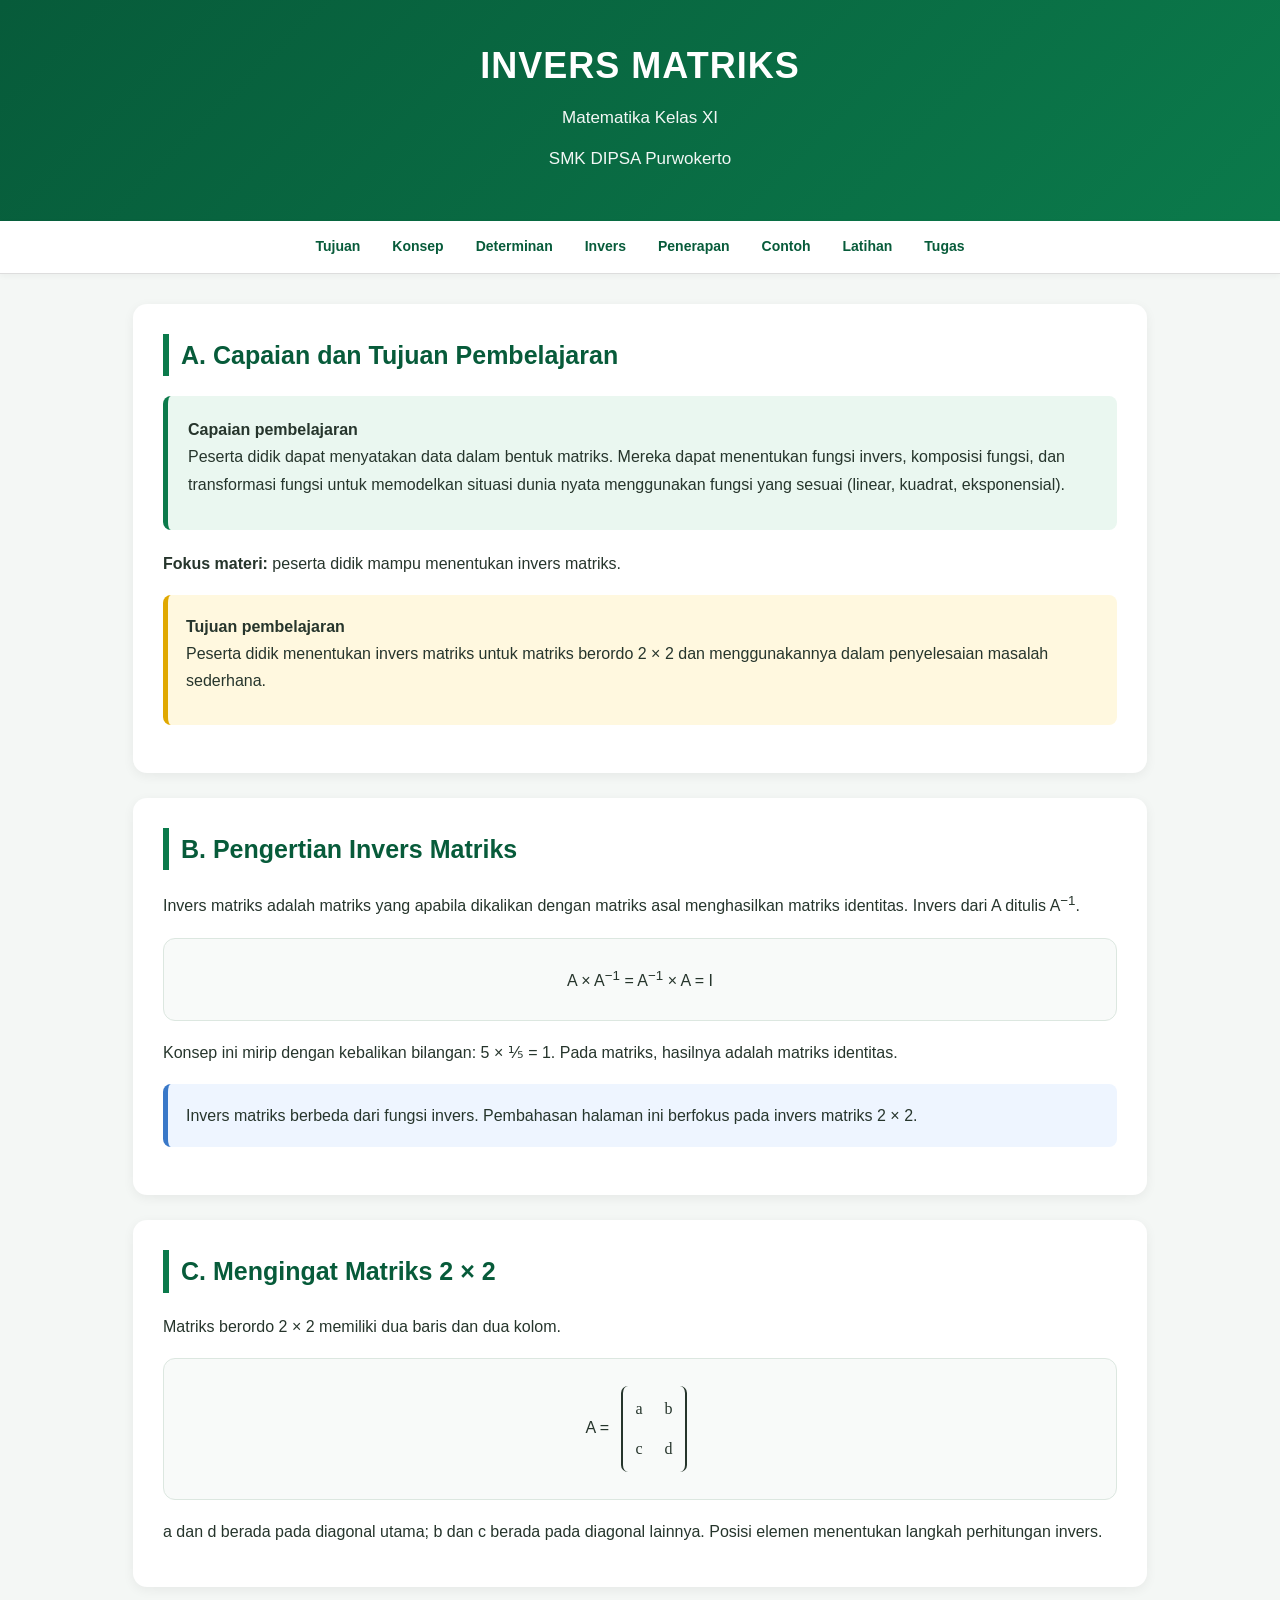
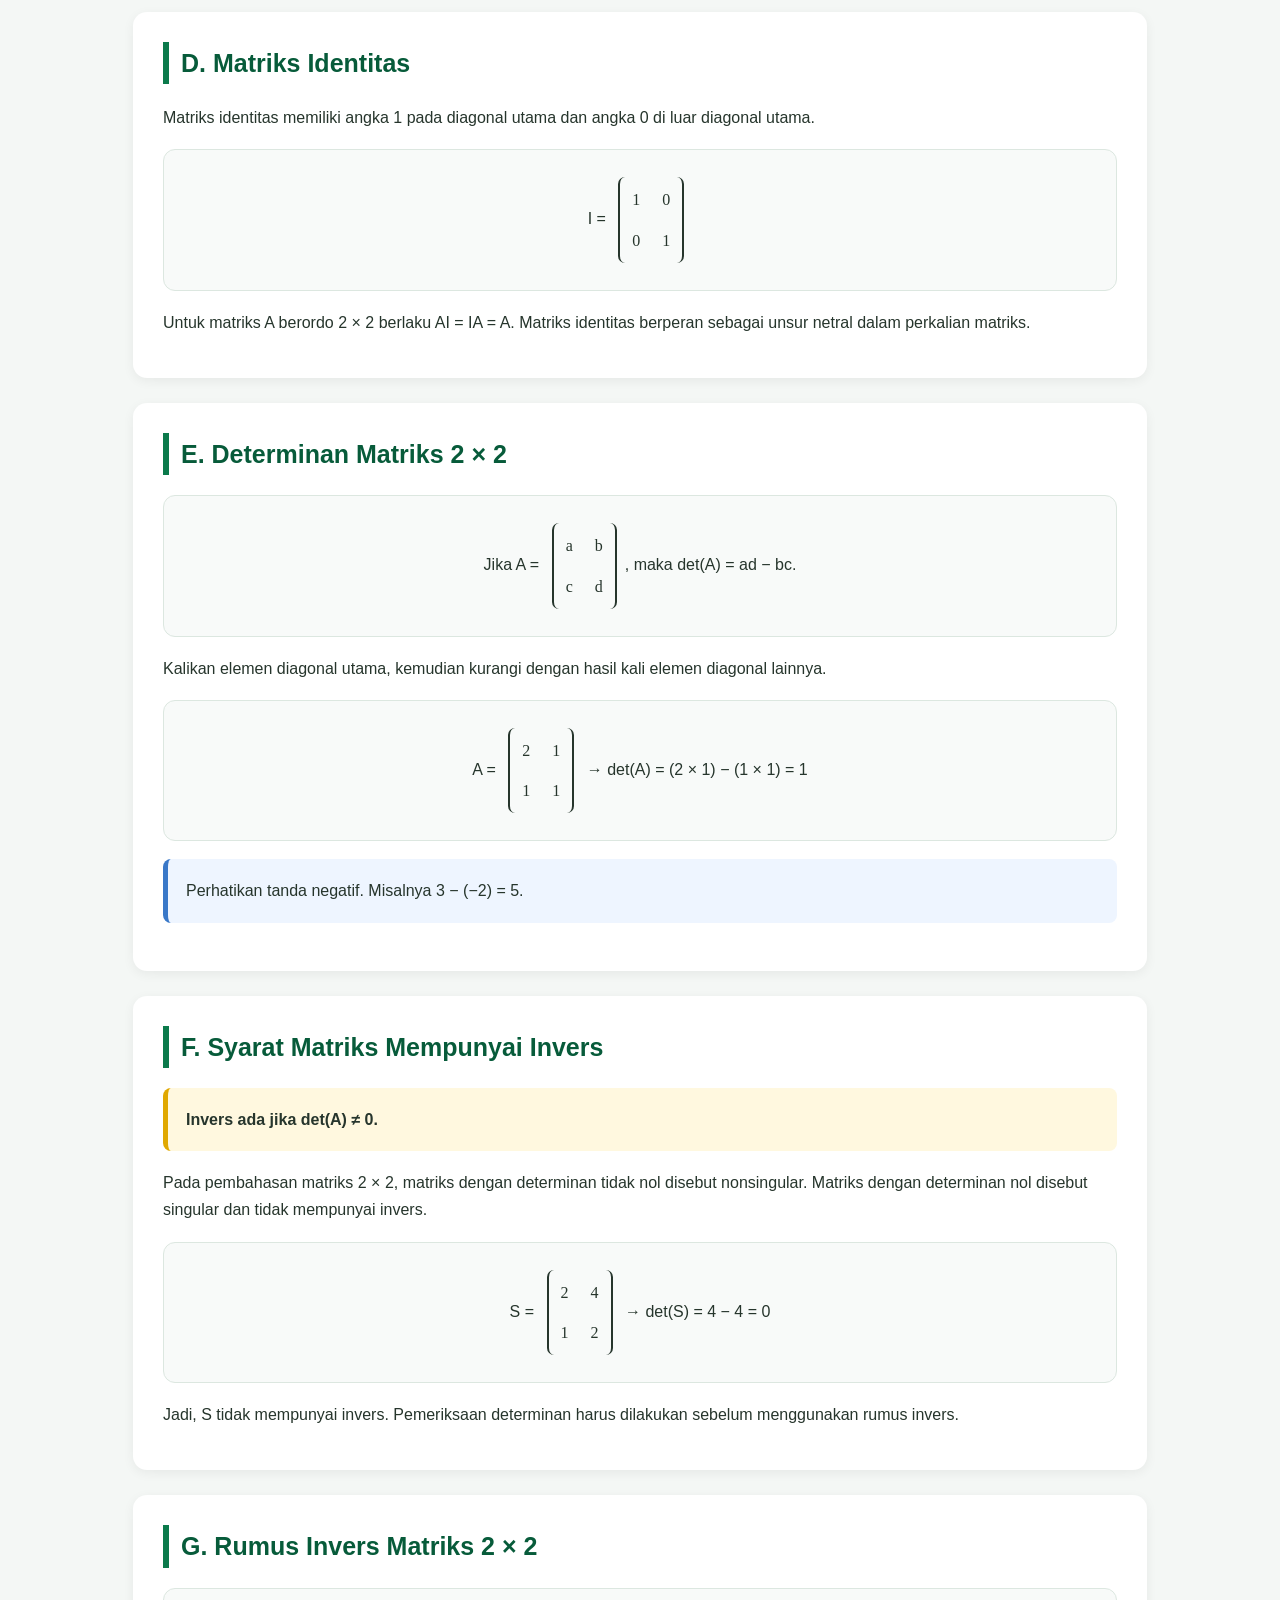
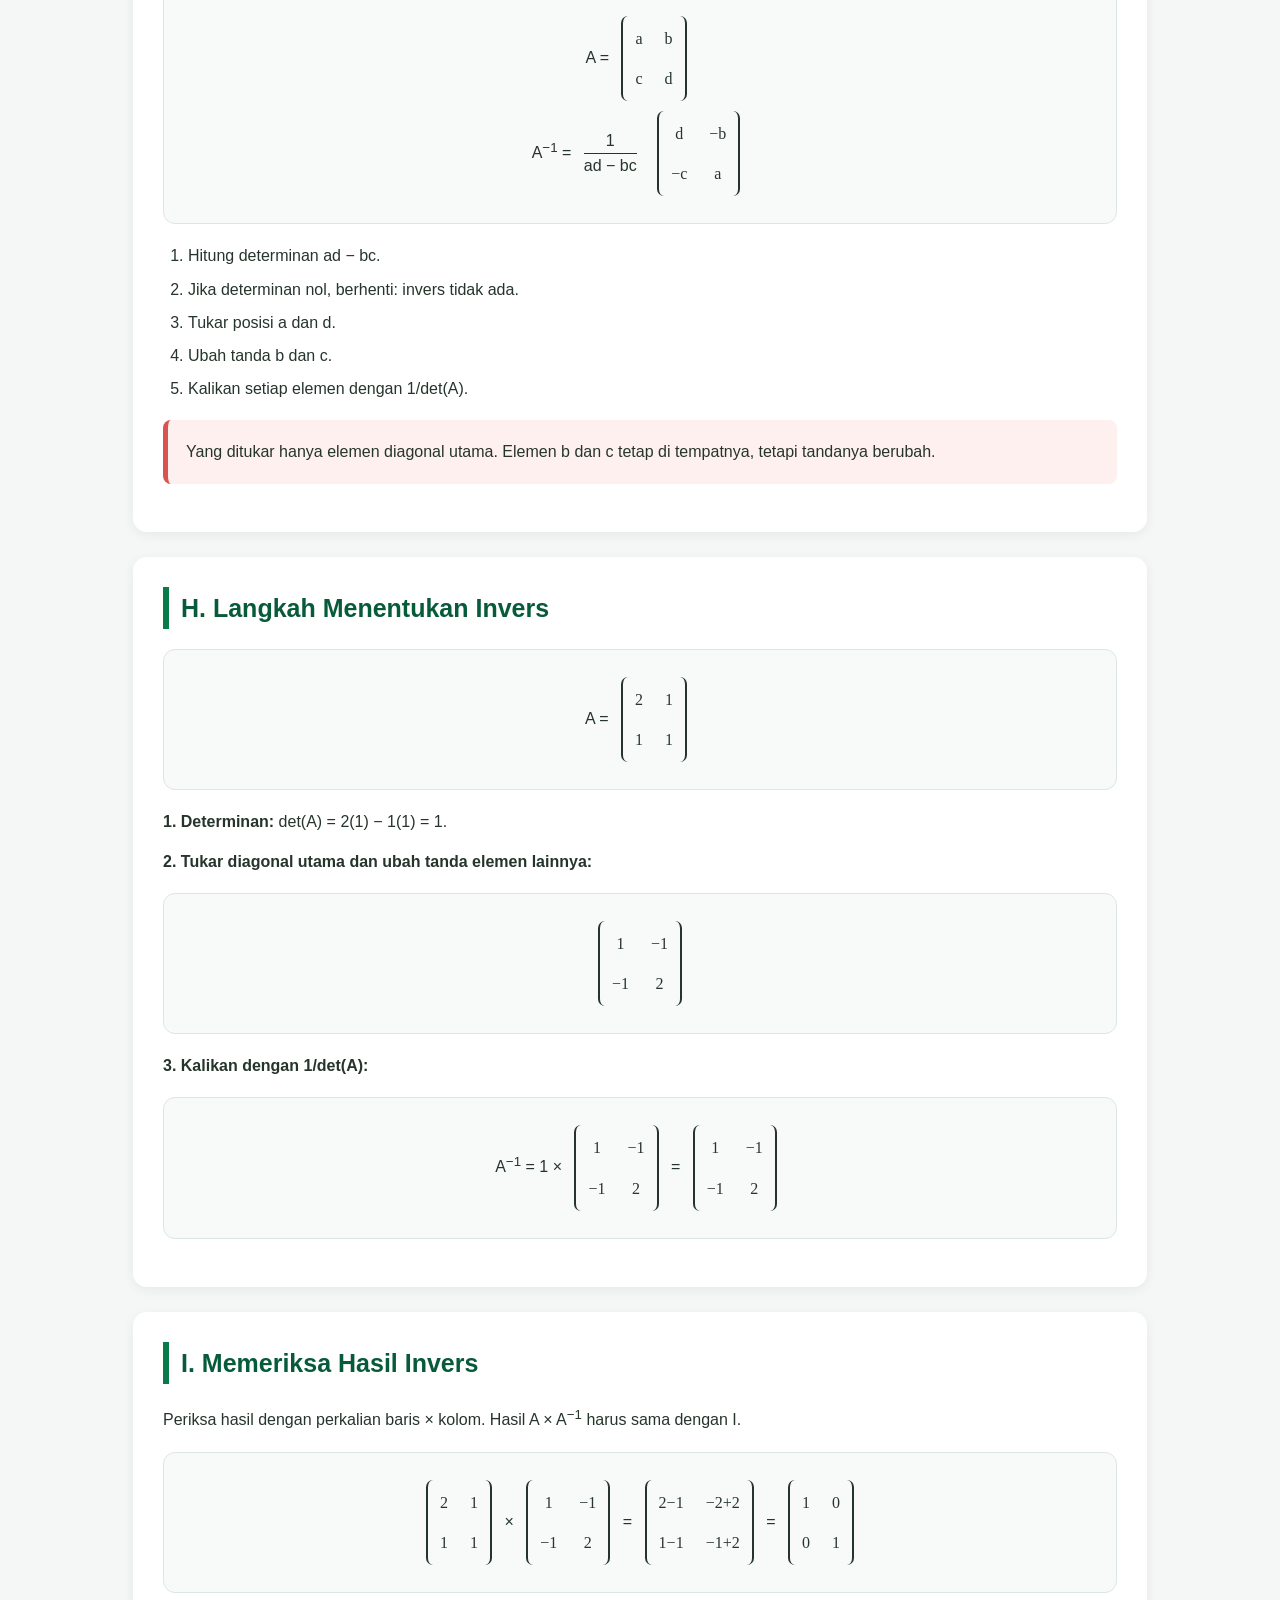
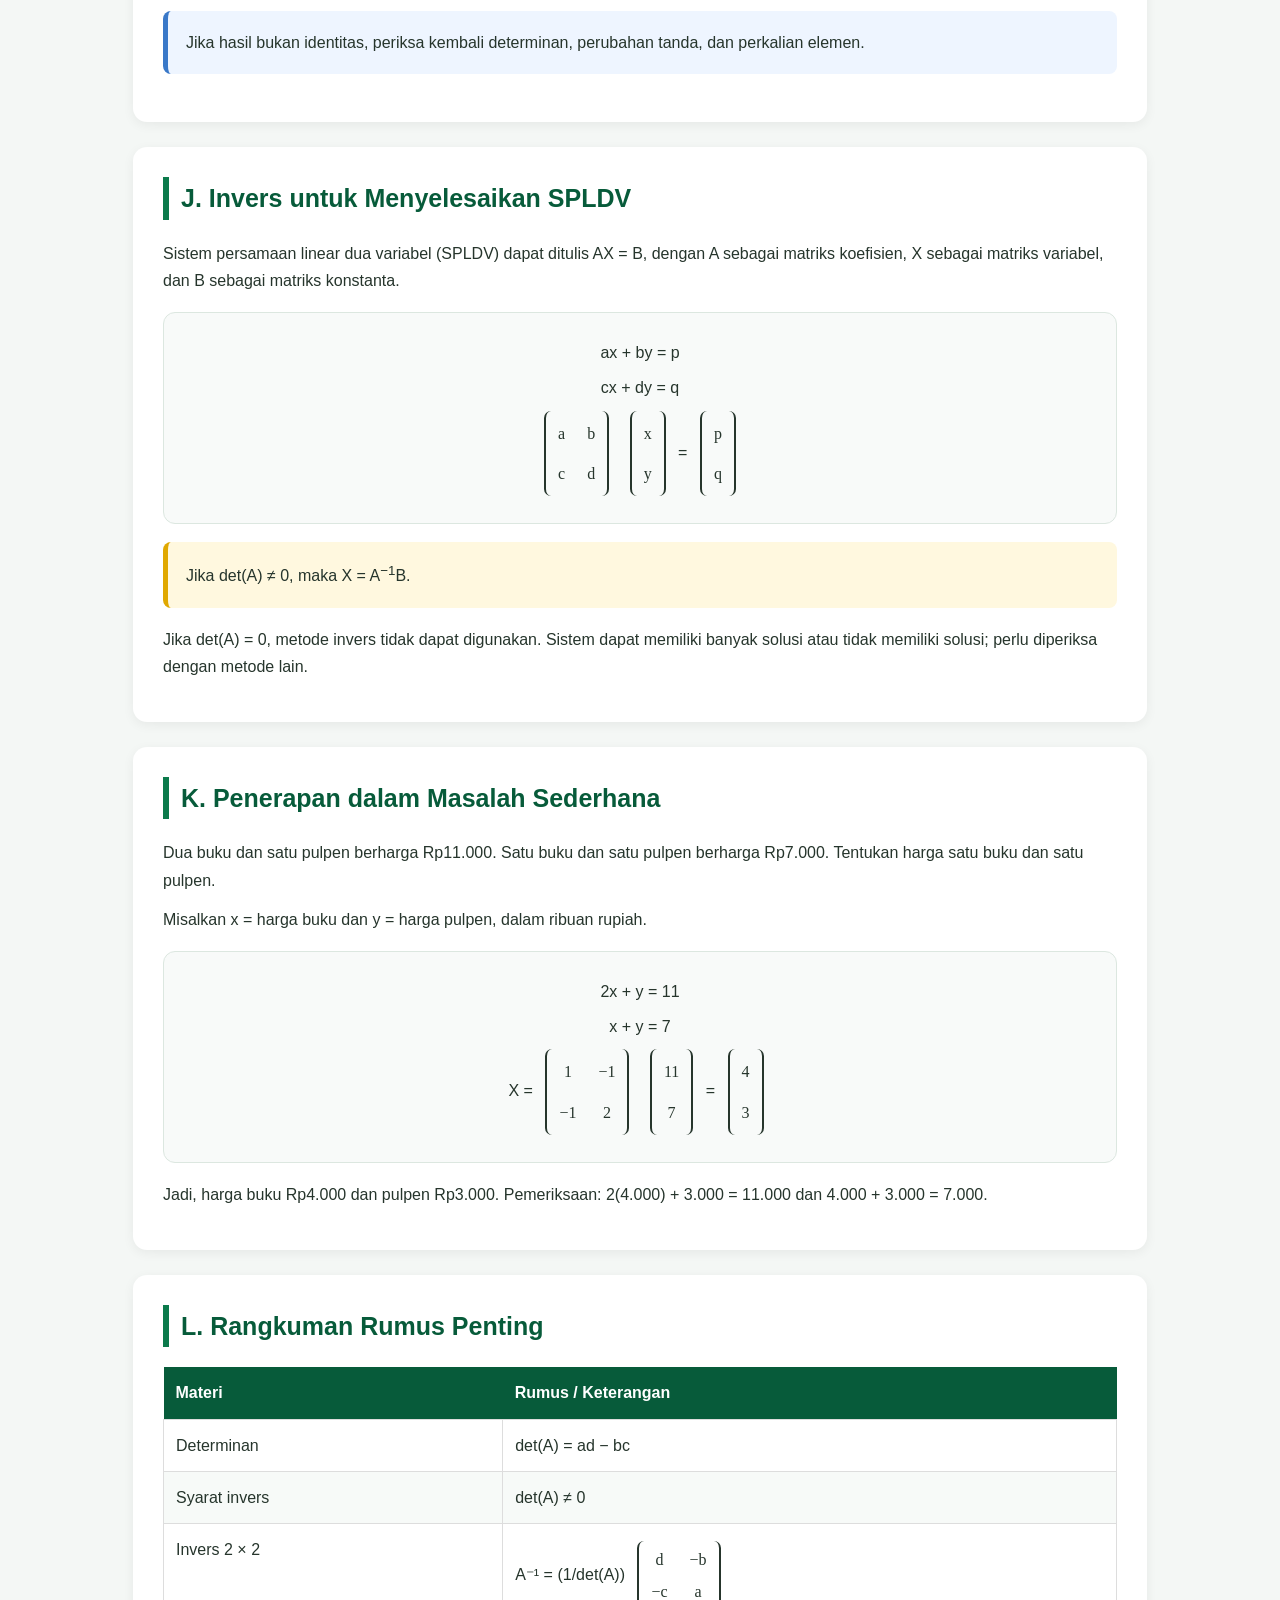
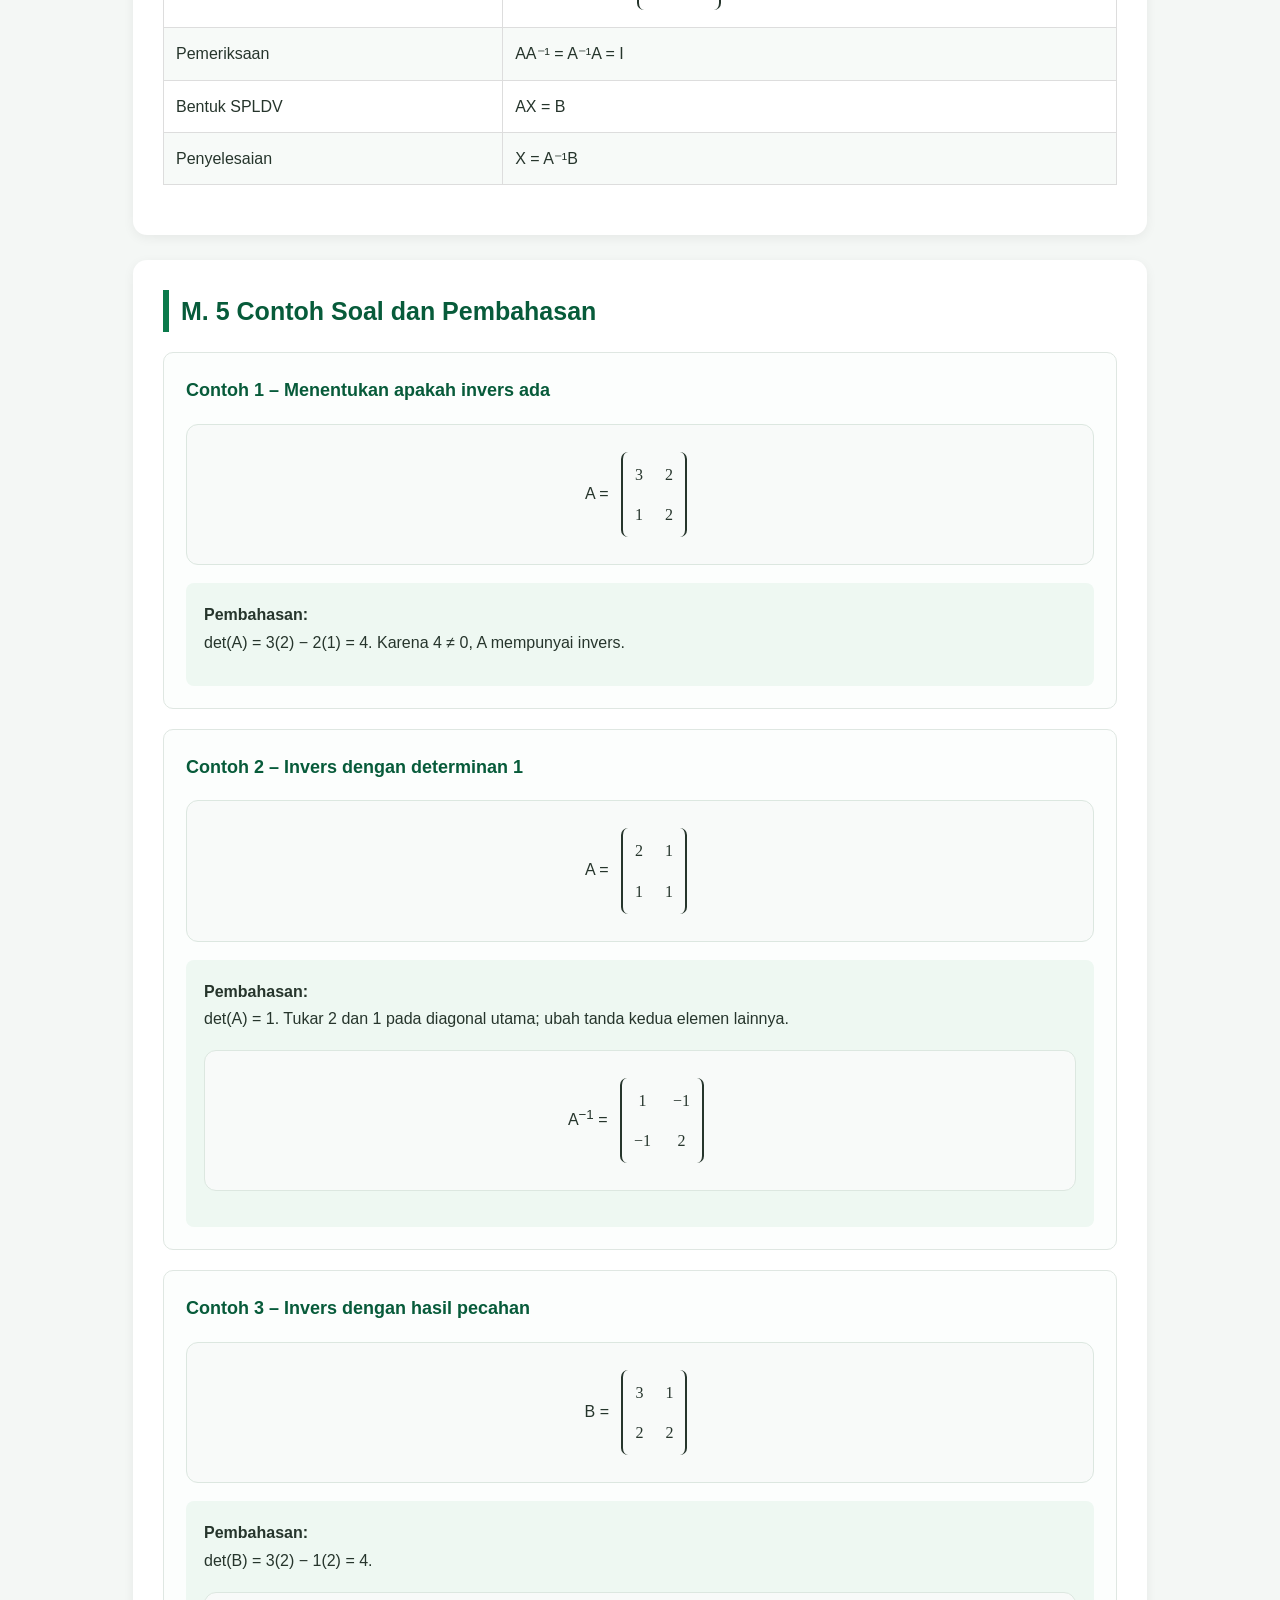
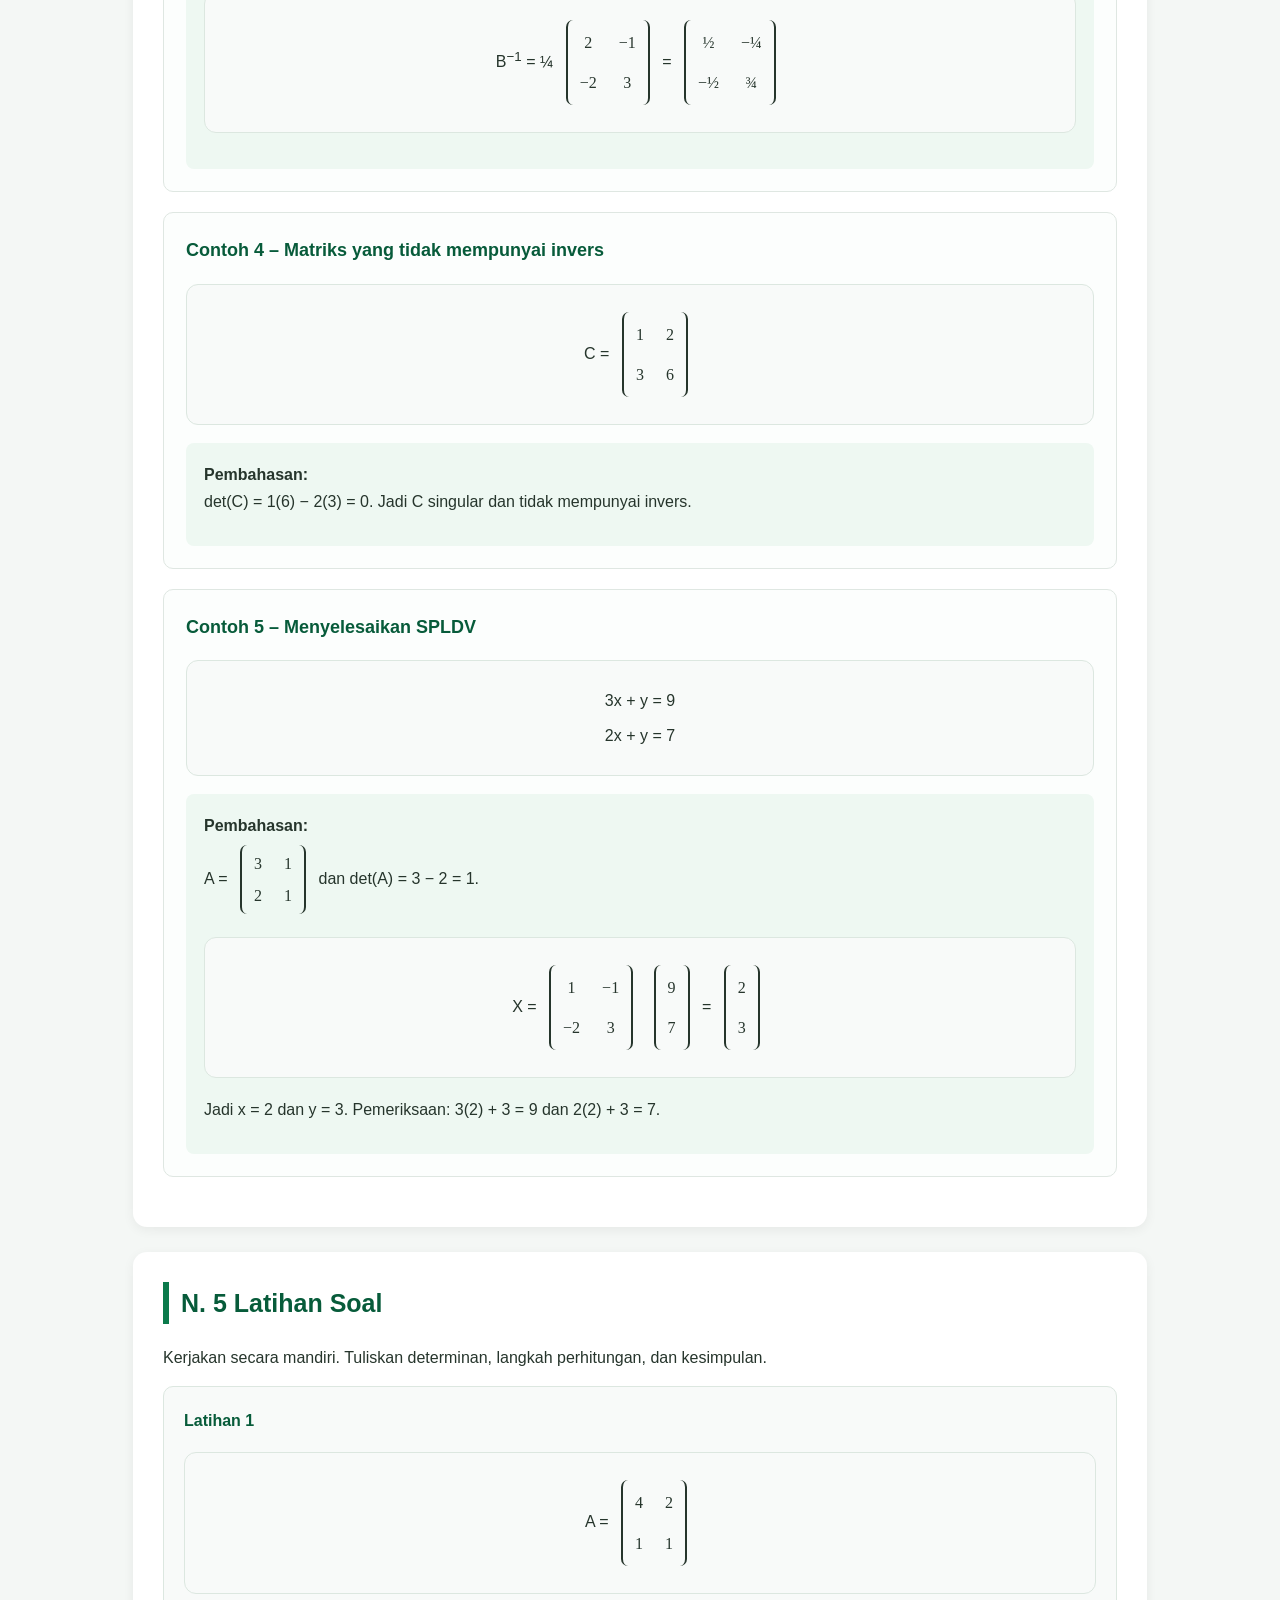
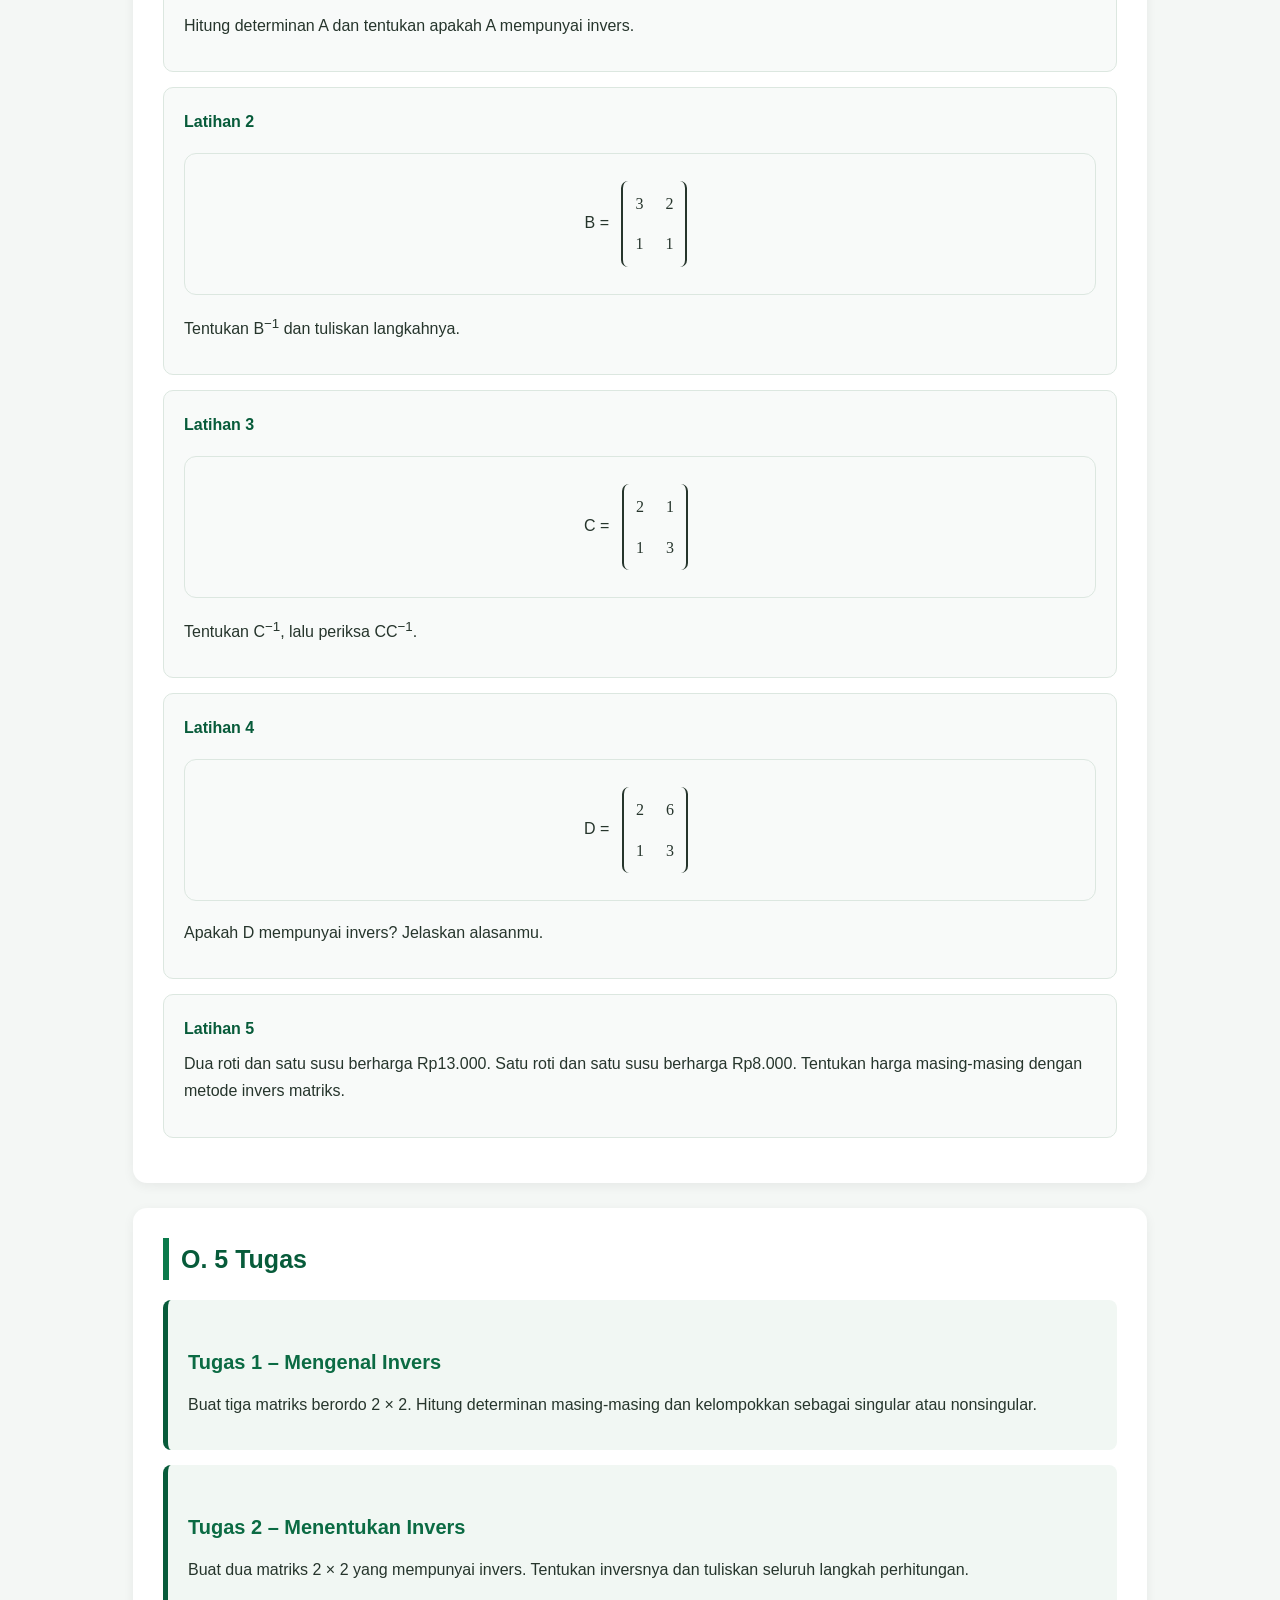
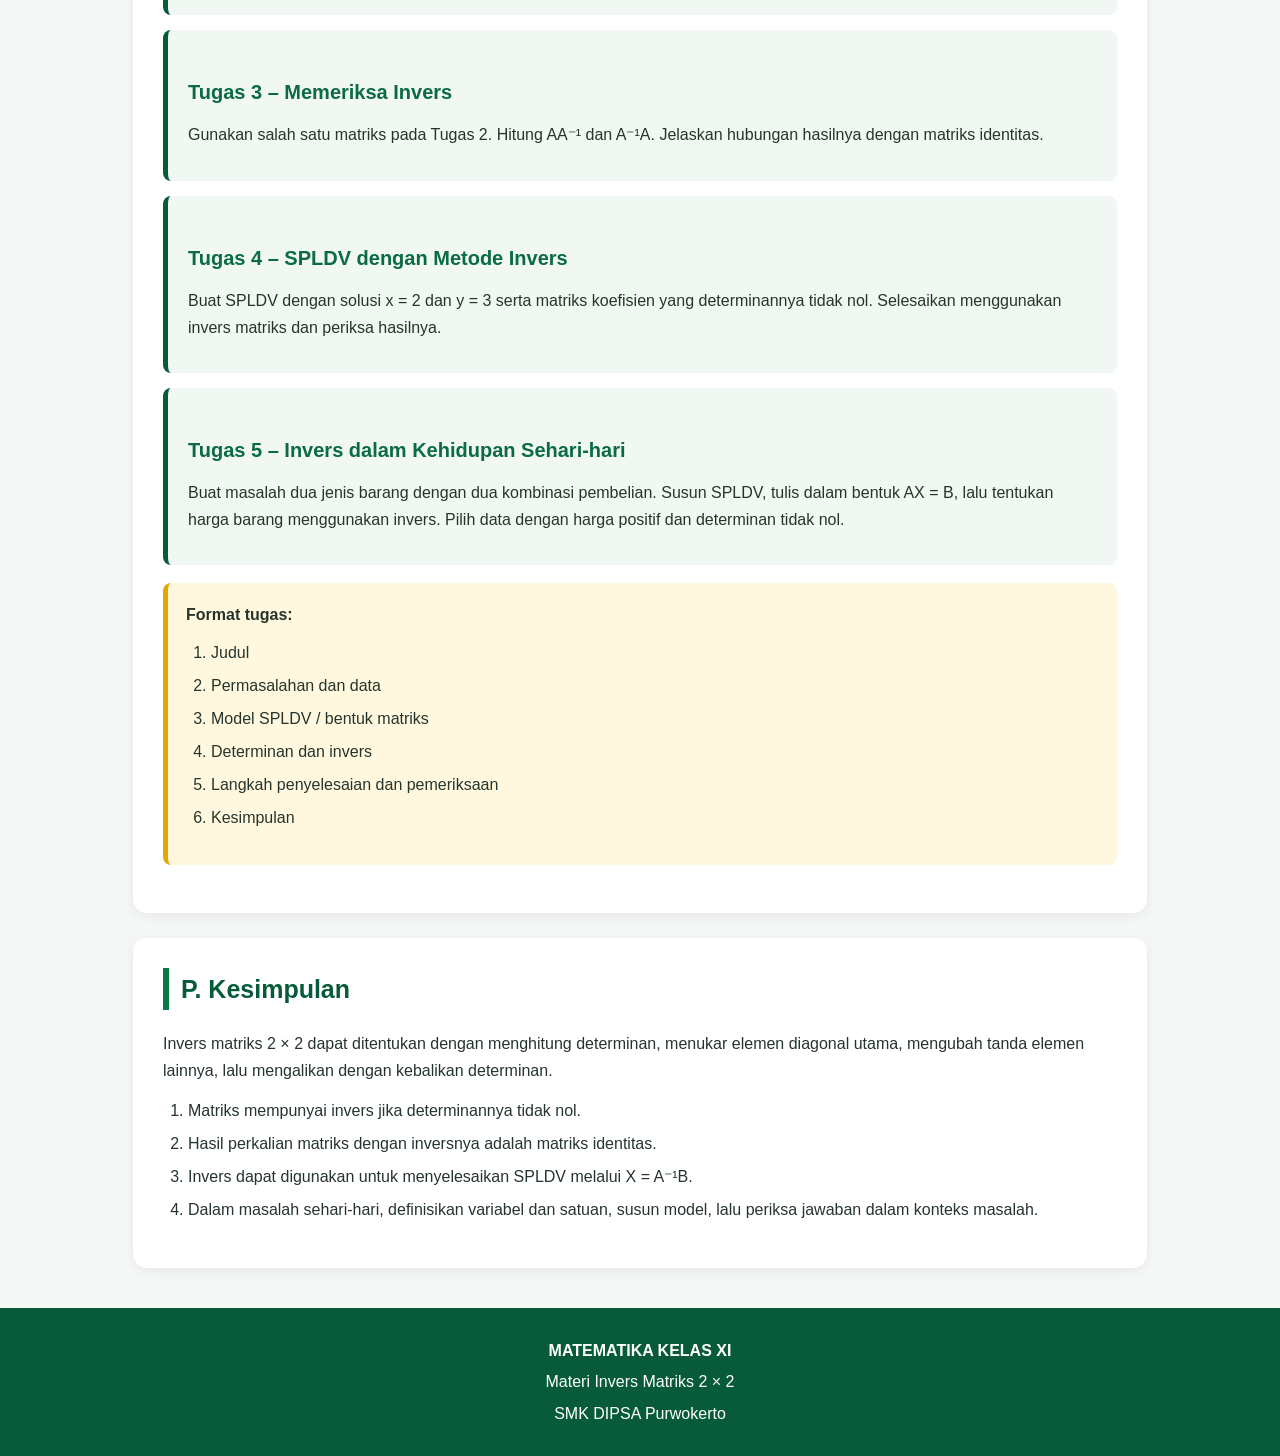
<file: materi/Invers Matriks.html>
<!DOCTYPE html><html lang="id"><head><meta charset="UTF-8"><meta name="viewport" content="width=device-width, initial-scale=1"><meta name="description" content="Materi invers matriks 2 × 2 untuk Matematika Kelas XI SMK DIPSA"><title>Materi Invers Matriks | SMK DIPSA</title><style>

        /* =========================================================
           RESET
           ========================================================= */

        * {
            box-sizing: border-box;
            margin: 0;
            padding: 0;
        }


        /* =========================================================
           BODY
           ========================================================= */

        body {
            font-family: Arial, Helvetica, sans-serif;
            background: #f4f7f5;
            color: #26352c;
            line-height: 1.7;
        }


        /* =========================================================
           HEADER
           ========================================================= */

        header {
            background: linear-gradient(
                135deg,
                #075b3a,
                #0b7a4b
            );

            color: white;
            padding: 35px 20px;
            text-align: center;

            box-shadow:
                0 3px 10px rgba(0,0,0,0.15);
        }

        header h1 {
            font-size: 36px;
            margin-bottom: 8px;
            letter-spacing: 1px;
        }

        header p {
            font-size: 17px;
            opacity: 0.95;
        }


        /* =========================================================
           NAVIGASI
           ========================================================= */

        .menu {
            background: #ffffff;
            border-bottom: 1px solid #ddd;

            position: sticky;
            top: 0;

            z-index: 100;

            overflow-x: auto;
            white-space: nowrap;

            box-shadow:
                0 2px 6px rgba(0,0,0,0.04);
        }

        .menu-inner {
            max-width: 1100px;
            margin: auto;

            display: flex;
            justify-content: center;
        }

        .menu a {
            display: inline-block;

            padding: 14px 16px;

            color: #075b3a;

            text-decoration: none;

            font-weight: bold;
            font-size: 14px;

            transition: 0.2s;
        }

        .menu a:hover {
            background: #e8f5ee;
        }


        /* =========================================================
           CONTAINER
           ========================================================= */

        .container {
            max-width: 1050px;

            margin: 30px auto;

            padding:
                0 18px;
        }


        /* =========================================================
           SECTION
           ========================================================= */

        section {
            background: white;

            padding: 30px;

            margin-bottom: 25px;

            border-radius: 14px;

            box-shadow:
                0 3px 12px rgba(0,0,0,0.06);
        }


        /* =========================================================
           JUDUL
           ========================================================= */

        h2 {
            color: #075b3a;

            font-size: 25px;

            border-left:
                6px solid #0b7a4b;

            padding-left: 12px;

            margin-bottom: 20px;
        }

        h3 {
            color: #0b6b43;

            margin-top: 25px;
            margin-bottom: 12px;

            font-size: 20px;
        }

        h4 {
            margin-top: 18px;
            margin-bottom: 8px;

            color: #333;
        }

        p {
            margin-bottom: 12px;
        }


        /* =========================================================
           LIST
           ========================================================= */

        ul,
        ol {
            margin:
                10px 0 15px 25px;
        }

        li {
            margin-bottom: 6px;
        }


        /* =========================================================
           KARTU INFORMASI
           ========================================================= */

        .intro {
            background: #eaf7f0;

            border-left:
                5px solid #0b7a4b;

            padding: 20px;

            border-radius: 8px;

            margin-bottom: 20px;
        }

        .important {
            background: #fff8df;

            border-left:
                5px solid #e0a800;

            padding: 18px;

            border-radius: 8px;

            margin: 18px 0;
        }

        .tip {
            background: #eef5ff;

            border-left:
                5px solid #3978c8;

            padding: 18px;

            border-radius: 8px;

            margin: 18px 0;
        }

        .warning {
            background: #fff0f0;

            border-left:
                5px solid #d9534f;

            padding: 18px;

            border-radius: 8px;

            margin: 18px 0;
        }


        /* =========================================================
           KOTAK RUMUS / MATRIKS
           ========================================================= */

        .formula {
            background: #f8faf9;

            border:
                1px solid #dce7e0;

            border-radius: 12px;

            padding: 22px 18px;

            margin: 18px 0;

            text-align: center;

            /*
             * Supaya rumus panjang tidak merusak
             * layout pada HP.
             */
            overflow-x: auto;

            /*
             * Scroll hanya muncul jika
             * rumus memang terlalu panjang.
             */
            -webkit-overflow-scrolling: touch;
        }


        /*
         * MathJax display
         */
        .formula mjx-container[display="true"] {
            margin:
                0.5em auto !important;
        }


        /*
         * Ukuran rumus desktop
         */
        .formula mjx-container {
            font-size: 115%;
        }


        /*
         * Matriks dibuat sedikit lebih besar
         */
        .matrix {
            font-size: 1.15em;
        }


        /*
         * Rumus yang menggunakan boxed
         */
        .formula mjx-math {
            line-height: 1.5;
        }


        /* =========================================================
           CONTOH
           ========================================================= */

        .example {
            border:
                1px solid #dfe7e2;

            border-radius: 10px;

            padding: 22px;

            margin: 20px 0;

            background: #fcfefd;
        }

        .example-title {
            color: #075b3a;

            font-weight: bold;

            font-size: 18px;

            margin-bottom: 12px;
        }

        .answer {
            background: #eef8f2;

            border-radius: 8px;

            padding: 18px;

            margin-top: 15px;
        }


        /* =========================================================
           TABEL
           ========================================================= */

        .table-wrapper {
            overflow-x: auto;

            margin: 20px 0;

            -webkit-overflow-scrolling: touch;
        }

        table {
            width: 100%;

            border-collapse: collapse;

            min-width: 600px;
        }

        th {
            background: #075b3a;

            color: white;

            padding: 12px;

            text-align: left;
        }

        td {
            border:
                1px solid #ddd;

            padding: 12px;

            vertical-align: top;
        }

        tr:nth-child(even) {
            background: #f7faf8;
        }


        /* =========================================================
           SOAL
           ========================================================= */

        .question {
            background: #f8faf9;

            border:
                1px solid #dce7e0;

            border-radius: 10px;

            padding: 20px;

            margin: 15px 0;
        }

        .question-number {
            font-weight: bold;

            color: #075b3a;

            margin-bottom: 8px;
        }


        /* =========================================================
           TUGAS
           ========================================================= */

        .task {
            border-left:
                5px solid #075b3a;

            background: #f1f7f3;

            padding: 20px;

            margin: 15px 0;

            border-radius: 8px;
        }


        /* =========================================================
           FOOTER
           ========================================================= */

        footer {
            background: #075b3a;

            color: white;

            text-align: center;

            padding: 25px 15px;

            margin-top: 40px;
        }

        footer p {
            margin: 4px 0;
        }


        /* =========================================================
           INLINE MATH
           ========================================================= */

        mjx-container[jax="SVG"] {
            outline: none;
        }


        /* =========================================================
           RESPONSIVE TABLET / HP
           ========================================================= */

        @media (max-width: 700px) {

            header {
                padding: 28px 15px;
            }

            header h1 {
                font-size: 28px;
            }

            header p {
                font-size: 14px;
            }

            .menu-inner {
                justify-content: flex-start;
            }

            .menu a {
                padding:
                    12px 13px;

                font-size: 13px;
            }

            section {
                padding:
                    20px 17px;

                border-radius: 10px;
            }

            h2 {
                font-size: 21px;
            }

            h3 {
                font-size: 18px;
            }

            body {
                font-size: 15px;
            }

            .formula {
                padding:
                    18px 12px;

                margin:
                    15px 0;
            }

            .formula mjx-container {
                font-size: 105%;
            }

            .example {
                padding:
                    17px;
            }

            .answer {
                padding:
                    15px;
            }
        }


        /* =========================================================
           HP SANGAT KECIL
           ========================================================= */

        @media (max-width: 400px) {

            header h1 {
                font-size: 25px;
            }

            section {
                padding:
                    18px 14px;
            }

            h2 {
                font-size: 19px;
            }

            .formula {
                padding:
                    15px 8px;
            }

            .formula mjx-container {
                font-size: 95%;
            }
        }

     .mat{display:inline-flex;vertical-align:middle;border-left:2px solid currentColor;border-right:2px solid currentColor;border-radius:7px;padding:5px 12px;margin:5px 8px;font-family:Georgia,serif}.cells{display:grid;gap:5px 22px;text-align:center}.fraction{display:inline-flex;flex-direction:column;vertical-align:middle;margin:0 8px;line-height:1.5}.fraction span:first-child{border-bottom:1px solid}.formula{line-height:2.2}section{scroll-margin-top:70px}html{scroll-behavior:smooth}@media print{.menu{display:none}section{box-shadow:none;break-inside:avoid}.container{margin:0;max-width:none}body{background:white}} </style></head><body><header><h1>INVERS MATRIKS</h1><p>Matematika Kelas XI</p><p>SMK DIPSA Purwokerto</p></header><nav class="menu" aria-label="Navigasi materi"><div class="menu-inner"><a href="#tujuan">Tujuan</a><a href="#pengertian">Konsep</a><a href="#determinan">Determinan</a><a href="#rumus">Invers</a><a href="#spl">Penerapan</a><a href="#contoh">Contoh</a><a href="#latihan">Latihan</a><a href="#tugas">Tugas</a></div></nav><main class="container"><section id="tujuan"><h2>A. Capaian dan Tujuan Pembelajaran</h2><div class="intro"><b>Capaian pembelajaran</b><p>Peserta didik dapat menyatakan data dalam bentuk matriks. Mereka dapat menentukan fungsi invers, komposisi fungsi, dan transformasi fungsi untuk memodelkan situasi dunia nyata menggunakan fungsi yang sesuai (linear, kuadrat, eksponensial).</p></div><p><b>Fokus materi:</b> peserta didik mampu menentukan invers matriks.</p><div class="important"><b>Tujuan pembelajaran</b><p>Peserta didik menentukan invers matriks untuk matriks berordo 2 × 2 dan menggunakannya dalam penyelesaian masalah sederhana.</p></div></section><section id="pengertian"><h2>B. Pengertian Invers Matriks</h2><p>Invers matriks adalah matriks yang apabila dikalikan dengan matriks asal menghasilkan matriks identitas. Invers dari A ditulis A<sup>−1</sup>.</p><div class="formula">A × A<sup>−1</sup> = A<sup>−1</sup> × A = I</div><p>Konsep ini mirip dengan kebalikan bilangan: 5 × ⅕ = 1. Pada matriks, hasilnya adalah matriks identitas.</p><div class="tip">Invers matriks berbeda dari fungsi invers. Pembahasan halaman ini berfokus pada invers matriks 2 × 2.</div></section><section id="prasyarat"><h2>C. Mengingat Matriks 2 × 2</h2><p>Matriks berordo 2 × 2 memiliki dua baris dan dua kolom.</p><div class="formula">A = <span class="mat" role="img" aria-label="Matriks a, b; c, d"><span class="cells" style="grid-template-columns:repeat(2,auto)"><span>a</span><span>b</span><span>c</span><span>d</span></span></span></div><p>a dan d berada pada diagonal utama; b dan c berada pada diagonal lainnya. Posisi elemen menentukan langkah perhitungan invers.</p></section><section id="identitas"><h2>D. Matriks Identitas</h2><p>Matriks identitas memiliki angka 1 pada diagonal utama dan angka 0 di luar diagonal utama.</p><div class="formula">I = <span class="mat" role="img" aria-label="Matriks 1, 0; 0, 1"><span class="cells" style="grid-template-columns:repeat(2,auto)"><span>1</span><span>0</span><span>0</span><span>1</span></span></span></div><p>Untuk matriks A berordo 2 × 2 berlaku AI = IA = A. Matriks identitas berperan sebagai unsur netral dalam perkalian matriks.</p></section><section id="determinan"><h2>E. Determinan Matriks 2 × 2</h2><div class="formula">Jika A = <span class="mat" role="img" aria-label="Matriks a, b; c, d"><span class="cells" style="grid-template-columns:repeat(2,auto)"><span>a</span><span>b</span><span>c</span><span>d</span></span></span>, maka det(A) = ad − bc.</div><p>Kalikan elemen diagonal utama, kemudian kurangi dengan hasil kali elemen diagonal lainnya.</p><div class="formula">A = <span class="mat" role="img" aria-label="Matriks 2, 1; 1, 1"><span class="cells" style="grid-template-columns:repeat(2,auto)"><span>2</span><span>1</span><span>1</span><span>1</span></span></span> → det(A) = (2 × 1) − (1 × 1) = 1</div><div class="tip">Perhatikan tanda negatif. Misalnya 3 − (−2) = 5.</div></section><section id="syarat"><h2>F. Syarat Matriks Mempunyai Invers</h2><div class="important"><b>Invers ada jika det(A) ≠ 0.</b></div><p>Pada pembahasan matriks 2 × 2, matriks dengan determinan tidak nol disebut nonsingular. Matriks dengan determinan nol disebut singular dan tidak mempunyai invers.</p><div class="formula">S = <span class="mat" role="img" aria-label="Matriks 2, 4; 1, 2"><span class="cells" style="grid-template-columns:repeat(2,auto)"><span>2</span><span>4</span><span>1</span><span>2</span></span></span> → det(S) = 4 − 4 = 0</div><p>Jadi, S tidak mempunyai invers. Pemeriksaan determinan harus dilakukan sebelum menggunakan rumus invers.</p></section><section id="rumus"><h2>G. Rumus Invers Matriks 2 × 2</h2><div class="formula">A = <span class="mat" role="img" aria-label="Matriks a, b; c, d"><span class="cells" style="grid-template-columns:repeat(2,auto)"><span>a</span><span>b</span><span>c</span><span>d</span></span></span><br>A<sup>−1</sup> = <span class="fraction"><span>1</span><span>ad − bc</span></span> <span class="mat" role="img" aria-label="Matriks d, −b; −c, a"><span class="cells" style="grid-template-columns:repeat(2,auto)"><span>d</span><span>−b</span><span>−c</span><span>a</span></span></span></div><ol><li>Hitung determinan ad − bc.</li><li>Jika determinan nol, berhenti: invers tidak ada.</li><li>Tukar posisi a dan d.</li><li>Ubah tanda b dan c.</li><li>Kalikan setiap elemen dengan 1/det(A).</li></ol><div class="warning">Yang ditukar hanya elemen diagonal utama. Elemen b dan c tetap di tempatnya, tetapi tandanya berubah.</div></section><section id="langkah"><h2>H. Langkah Menentukan Invers</h2><div class="formula">A = <span class="mat" role="img" aria-label="Matriks 2, 1; 1, 1"><span class="cells" style="grid-template-columns:repeat(2,auto)"><span>2</span><span>1</span><span>1</span><span>1</span></span></span></div><p><b>1. Determinan:</b> det(A) = 2(1) − 1(1) = 1.</p><p><b>2. Tukar diagonal utama dan ubah tanda elemen lainnya:</b></p><div class="formula"><span class="mat" role="img" aria-label="Matriks 1, −1; −1, 2"><span class="cells" style="grid-template-columns:repeat(2,auto)"><span>1</span><span>−1</span><span>−1</span><span>2</span></span></span></div><p><b>3. Kalikan dengan 1/det(A):</b></p><div class="formula">A<sup>−1</sup> = 1 × <span class="mat" role="img" aria-label="Matriks 1, −1; −1, 2"><span class="cells" style="grid-template-columns:repeat(2,auto)"><span>1</span><span>−1</span><span>−1</span><span>2</span></span></span> = <span class="mat" role="img" aria-label="Matriks 1, −1; −1, 2"><span class="cells" style="grid-template-columns:repeat(2,auto)"><span>1</span><span>−1</span><span>−1</span><span>2</span></span></span></div></section><section id="verifikasi"><h2>I. Memeriksa Hasil Invers</h2><p>Periksa hasil dengan perkalian baris × kolom. Hasil A × A<sup>−1</sup> harus sama dengan I.</p><div class="formula"><span class="mat" role="img" aria-label="Matriks 2, 1; 1, 1"><span class="cells" style="grid-template-columns:repeat(2,auto)"><span>2</span><span>1</span><span>1</span><span>1</span></span></span> × <span class="mat" role="img" aria-label="Matriks 1, −1; −1, 2"><span class="cells" style="grid-template-columns:repeat(2,auto)"><span>1</span><span>−1</span><span>−1</span><span>2</span></span></span> = <span class="mat" role="img" aria-label="Matriks 2−1, −2+2; 1−1, −1+2"><span class="cells" style="grid-template-columns:repeat(2,auto)"><span>2−1</span><span>−2+2</span><span>1−1</span><span>−1+2</span></span></span> = <span class="mat" role="img" aria-label="Matriks 1, 0; 0, 1"><span class="cells" style="grid-template-columns:repeat(2,auto)"><span>1</span><span>0</span><span>0</span><span>1</span></span></span></div><div class="tip">Jika hasil bukan identitas, periksa kembali determinan, perubahan tanda, dan perkalian elemen.</div></section><section id="spl"><h2>J. Invers untuk Menyelesaikan SPLDV</h2><p>Sistem persamaan linear dua variabel (SPLDV) dapat ditulis AX = B, dengan A sebagai matriks koefisien, X sebagai matriks variabel, dan B sebagai matriks konstanta.</p><div class="formula">ax + by = p<br>cx + dy = q<br><span class="mat" role="img" aria-label="Matriks a, b; c, d"><span class="cells" style="grid-template-columns:repeat(2,auto)"><span>a</span><span>b</span><span>c</span><span>d</span></span></span> <span class="mat" role="img" aria-label="Matriks x; y"><span class="cells" style="grid-template-columns:repeat(1,auto)"><span>x</span><span>y</span></span></span> = <span class="mat" role="img" aria-label="Matriks p; q"><span class="cells" style="grid-template-columns:repeat(1,auto)"><span>p</span><span>q</span></span></span></div><div class="important">Jika det(A) ≠ 0, maka X = A<sup>−1</sup>B.</div><p>Jika det(A) = 0, metode invers tidak dapat digunakan. Sistem dapat memiliki banyak solusi atau tidak memiliki solusi; perlu diperiksa dengan metode lain.</p></section><section id="penerapan"><h2>K. Penerapan dalam Masalah Sederhana</h2><p>Dua buku dan satu pulpen berharga Rp11.000. Satu buku dan satu pulpen berharga Rp7.000. Tentukan harga satu buku dan satu pulpen.</p><p>Misalkan x = harga buku dan y = harga pulpen, dalam ribuan rupiah.</p><div class="formula">2x + y = 11<br>x + y = 7<br>X = <span class="mat" role="img" aria-label="Matriks 1, −1; −1, 2"><span class="cells" style="grid-template-columns:repeat(2,auto)"><span>1</span><span>−1</span><span>−1</span><span>2</span></span></span> <span class="mat" role="img" aria-label="Matriks 11; 7"><span class="cells" style="grid-template-columns:repeat(1,auto)"><span>11</span><span>7</span></span></span> = <span class="mat" role="img" aria-label="Matriks 4; 3"><span class="cells" style="grid-template-columns:repeat(1,auto)"><span>4</span><span>3</span></span></span></div><p>Jadi, harga buku Rp4.000 dan pulpen Rp3.000. Pemeriksaan: 2(4.000) + 3.000 = 11.000 dan 4.000 + 3.000 = 7.000.</p></section><section id="rangkuman"><h2>L. Rangkuman Rumus Penting</h2><div class="table-wrapper"><table><thead><tr><th>Materi</th><th>Rumus / Keterangan</th></tr></thead><tbody><tr><td>Determinan</td><td>det(A) = ad − bc</td></tr><tr><td>Syarat invers</td><td>det(A) ≠ 0</td></tr><tr><td>Invers 2 × 2</td><td>A⁻¹ = (1/det(A)) <span class="mat" role="img" aria-label="Matriks d, −b; −c, a"><span class="cells" style="grid-template-columns:repeat(2,auto)"><span>d</span><span>−b</span><span>−c</span><span>a</span></span></span></td></tr><tr><td>Pemeriksaan</td><td>AA⁻¹ = A⁻¹A = I</td></tr><tr><td>Bentuk SPLDV</td><td>AX = B</td></tr><tr><td>Penyelesaian</td><td>X = A⁻¹B</td></tr></tbody></table></div></section><section id="contoh"><h2>M. 5 Contoh Soal dan Pembahasan</h2><div class="example"><div class="example-title">Contoh 1 – Menentukan apakah invers ada</div><div class="formula">A = <span class="mat" role="img" aria-label="Matriks 3, 2; 1, 2"><span class="cells" style="grid-template-columns:repeat(2,auto)"><span>3</span><span>2</span><span>1</span><span>2</span></span></span></div><div class="answer"><b>Pembahasan:</b><p>det(A) = 3(2) − 2(1) = 4. Karena 4 ≠ 0, A mempunyai invers.</p></div></div><div class="example"><div class="example-title">Contoh 2 – Invers dengan determinan 1</div><div class="formula">A = <span class="mat" role="img" aria-label="Matriks 2, 1; 1, 1"><span class="cells" style="grid-template-columns:repeat(2,auto)"><span>2</span><span>1</span><span>1</span><span>1</span></span></span></div><div class="answer"><b>Pembahasan:</b><p>det(A) = 1. Tukar 2 dan 1 pada diagonal utama; ubah tanda kedua elemen lainnya.</p><div class="formula">A<sup>−1</sup> = <span class="mat" role="img" aria-label="Matriks 1, −1; −1, 2"><span class="cells" style="grid-template-columns:repeat(2,auto)"><span>1</span><span>−1</span><span>−1</span><span>2</span></span></span></div></div></div><div class="example"><div class="example-title">Contoh 3 – Invers dengan hasil pecahan</div><div class="formula">B = <span class="mat" role="img" aria-label="Matriks 3, 1; 2, 2"><span class="cells" style="grid-template-columns:repeat(2,auto)"><span>3</span><span>1</span><span>2</span><span>2</span></span></span></div><div class="answer"><b>Pembahasan:</b><p>det(B) = 3(2) − 1(2) = 4.</p><div class="formula">B<sup>−1</sup> = ¼ <span class="mat" role="img" aria-label="Matriks 2, −1; −2, 3"><span class="cells" style="grid-template-columns:repeat(2,auto)"><span>2</span><span>−1</span><span>−2</span><span>3</span></span></span> = <span class="mat" role="img" aria-label="Matriks ½, −¼; −½, ¾"><span class="cells" style="grid-template-columns:repeat(2,auto)"><span>½</span><span>−¼</span><span>−½</span><span>¾</span></span></span></div></div></div><div class="example"><div class="example-title">Contoh 4 – Matriks yang tidak mempunyai invers</div><div class="formula">C = <span class="mat" role="img" aria-label="Matriks 1, 2; 3, 6"><span class="cells" style="grid-template-columns:repeat(2,auto)"><span>1</span><span>2</span><span>3</span><span>6</span></span></span></div><div class="answer"><b>Pembahasan:</b><p>det(C) = 1(6) − 2(3) = 0. Jadi C singular dan tidak mempunyai invers.</p></div></div><div class="example"><div class="example-title">Contoh 5 – Menyelesaikan SPLDV</div><div class="formula">3x + y = 9<br>2x + y = 7</div><div class="answer"><b>Pembahasan:</b><p>A = <span class="mat" role="img" aria-label="Matriks 3, 1; 2, 1"><span class="cells" style="grid-template-columns:repeat(2,auto)"><span>3</span><span>1</span><span>2</span><span>1</span></span></span> dan det(A) = 3 − 2 = 1.</p><div class="formula">X = <span class="mat" role="img" aria-label="Matriks 1, −1; −2, 3"><span class="cells" style="grid-template-columns:repeat(2,auto)"><span>1</span><span>−1</span><span>−2</span><span>3</span></span></span> <span class="mat" role="img" aria-label="Matriks 9; 7"><span class="cells" style="grid-template-columns:repeat(1,auto)"><span>9</span><span>7</span></span></span> = <span class="mat" role="img" aria-label="Matriks 2; 3"><span class="cells" style="grid-template-columns:repeat(1,auto)"><span>2</span><span>3</span></span></span></div><p>Jadi x = 2 dan y = 3. Pemeriksaan: 3(2) + 3 = 9 dan 2(2) + 3 = 7.</p></div></div></section><section id="latihan"><h2>N. 5 Latihan Soal</h2><p>Kerjakan secara mandiri. Tuliskan determinan, langkah perhitungan, dan kesimpulan.</p><div class="question"><div class="question-number">Latihan 1</div><div class="formula">A = <span class="mat" role="img" aria-label="Matriks 4, 2; 1, 1"><span class="cells" style="grid-template-columns:repeat(2,auto)"><span>4</span><span>2</span><span>1</span><span>1</span></span></span></div><p>Hitung determinan A dan tentukan apakah A mempunyai invers.</p></div><div class="question"><div class="question-number">Latihan 2</div><div class="formula">B = <span class="mat" role="img" aria-label="Matriks 3, 2; 1, 1"><span class="cells" style="grid-template-columns:repeat(2,auto)"><span>3</span><span>2</span><span>1</span><span>1</span></span></span></div><p>Tentukan B<sup>−1</sup> dan tuliskan langkahnya.</p></div><div class="question"><div class="question-number">Latihan 3</div><div class="formula">C = <span class="mat" role="img" aria-label="Matriks 2, 1; 1, 3"><span class="cells" style="grid-template-columns:repeat(2,auto)"><span>2</span><span>1</span><span>1</span><span>3</span></span></span></div><p>Tentukan C<sup>−1</sup>, lalu periksa CC<sup>−1</sup>.</p></div><div class="question"><div class="question-number">Latihan 4</div><div class="formula">D = <span class="mat" role="img" aria-label="Matriks 2, 6; 1, 3"><span class="cells" style="grid-template-columns:repeat(2,auto)"><span>2</span><span>6</span><span>1</span><span>3</span></span></span></div><p>Apakah D mempunyai invers? Jelaskan alasanmu.</p></div><div class="question"><div class="question-number">Latihan 5</div><p>Dua roti dan satu susu berharga Rp13.000. Satu roti dan satu susu berharga Rp8.000. Tentukan harga masing-masing dengan metode invers matriks.</p></div></section><section id="tugas"><h2>O. 5 Tugas</h2><div class="task"><h3>Tugas 1 – Mengenal Invers</h3><p>Buat tiga matriks berordo 2 × 2. Hitung determinan masing-masing dan kelompokkan sebagai singular atau nonsingular.</p></div><div class="task"><h3>Tugas 2 – Menentukan Invers</h3><p>Buat dua matriks 2 × 2 yang mempunyai invers. Tentukan inversnya dan tuliskan seluruh langkah perhitungan.</p></div><div class="task"><h3>Tugas 3 – Memeriksa Invers</h3><p>Gunakan salah satu matriks pada Tugas 2. Hitung AA⁻¹ dan A⁻¹A. Jelaskan hubungan hasilnya dengan matriks identitas.</p></div><div class="task"><h3>Tugas 4 – SPLDV dengan Metode Invers</h3><p>Buat SPLDV dengan solusi x = 2 dan y = 3 serta matriks koefisien yang determinannya tidak nol. Selesaikan menggunakan invers matriks dan periksa hasilnya.</p></div><div class="task"><h3>Tugas 5 – Invers dalam Kehidupan Sehari-hari</h3><p>Buat masalah dua jenis barang dengan dua kombinasi pembelian. Susun SPLDV, tulis dalam bentuk AX = B, lalu tentukan harga barang menggunakan invers. Pilih data dengan harga positif dan determinan tidak nol.</p></div><div class="important"><b>Format tugas:</b><ol><li>Judul</li><li>Permasalahan dan data</li><li>Model SPLDV / bentuk matriks</li><li>Determinan dan invers</li><li>Langkah penyelesaian dan pemeriksaan</li><li>Kesimpulan</li></ol></div></section><section id="kesimpulan"><h2>P. Kesimpulan</h2><p>Invers matriks 2 × 2 dapat ditentukan dengan menghitung determinan, menukar elemen diagonal utama, mengubah tanda elemen lainnya, lalu mengalikan dengan kebalikan determinan.</p><ol><li>Matriks mempunyai invers jika determinannya tidak nol.</li><li>Hasil perkalian matriks dengan inversnya adalah matriks identitas.</li><li>Invers dapat digunakan untuk menyelesaikan SPLDV melalui X = A⁻¹B.</li><li>Dalam masalah sehari-hari, definisikan variabel dan satuan, susun model, lalu periksa jawaban dalam konteks masalah.</li></ol></section></main><footer><p><b>MATEMATIKA KELAS XI</b></p><p>Materi Invers Matriks 2 × 2</p><p>SMK DIPSA Purwokerto</p></footer></body></html>
</file>
<file: style.css>
@import url('https://fonts.googleapis.com/css2?family=Inter:wght@400;500;600;700;800&display=swap');

:root {
    --bg: #101318;
    --bg-soft: #171b22;
    --card: #1d232d;
    --text: #f5f7fb;
    --muted: #9da6b5;
    --blue: #1976d2;
    --blue-light: #2d9cff;
    --purple: #7548d9;
    --line: rgba(255,255,255,.09);
    --max: 1180px;
}

* {
    box-sizing: border-box;
    margin: 0;
    padding: 0;
}

html {
    scroll-behavior: smooth;
}

body {
    font-family: 'Inter', Arial, sans-serif;
    background: var(--bg);
    color: var(--text);
    line-height: 1.6;
}

a {
    color: inherit;
    text-decoration: none;
}

.container {
    width: min(var(--max), calc(100% - 40px));
    margin-inline: auto;
}

/* HEADER */
.header {
    position: sticky;
    top: 0;
    z-index: 100;
    background: rgba(16, 19, 24, .88);
    backdrop-filter: blur(14px);
    border-bottom: 1px solid var(--line);
}

.nav-container {
    min-height: 76px;
    display: flex;
    align-items: center;
    justify-content: space-between;
}

.brand {
    display: flex;
    align-items: center;
    gap: 12px;
}

.brand-mark {
    width: 42px;
    height: 42px;
    border-radius: 12px;
    display: grid;
    place-items: center;
    background: linear-gradient(135deg, var(--blue), var(--purple));
    font-size: 22px;
    font-weight: 800;
}

.brand strong {
    display: block;
    font-size: 15px;
}

.brand small {
    display: block;
    color: var(--muted);
    font-size: 11px;
}

.nav {
    display: flex;
    gap: 30px;
}

.nav a {
    color: #cbd2dd;
    font-size: 14px;
    font-weight: 600;
    transition: .2s;
}

.nav a:hover {
    color: white;
}

.menu-toggle {
    display: none;
    border: 0;
    background: transparent;
    cursor: pointer;
}

.menu-toggle span {
    display: block;
    width: 26px;
    height: 2px;
    background: white;
    margin: 5px;
}

/* HERO */
.hero {
    min-height: 650px;
    overflow: hidden;
    position: relative;
    background:
        radial-gradient(circle at 75% 35%, rgba(25,118,210,.22), transparent 32%),
        radial-gradient(circle at 10% 80%, rgba(117,72,217,.12), transparent 28%);
}

.hero-grid {
    min-height: 650px;
    display: grid;
    grid-template-columns: 1fr 1fr;
    align-items: center;
    gap: 40px;
}

.eyebrow {
    color: #54a9ff;
    font-size: 12px;
    font-weight: 800;
    letter-spacing: 2px;
    margin-bottom: 15px;
}

.hero h1 {
    font-size: clamp(42px, 5vw, 70px);
    line-height: 1.04;
    letter-spacing: -2.5px;
}

.hero h1 span {
    background: linear-gradient(90deg, #55b4ff, #8b62ef);
    -webkit-background-clip: text;
    background-clip: text;
    color: transparent;
}

.hero-text {
    max-width: 560px;
    color: var(--muted);
    font-size: 16px;
    margin: 24px 0;
}

.hero-actions {
    display: flex;
    gap: 12px;
    flex-wrap: wrap;
}

.btn {
    display: inline-flex;
    align-items: center;
    justify-content: center;
    min-height: 48px;
    padding: 0 22px;
    border-radius: 10px;
    font-weight: 700;
    font-size: 14px;
    transition: transform .2s, background .2s;
}

.btn:hover {
    transform: translateY(-2px);
}

.btn-primary {
    background: var(--blue);
}

.btn-primary:hover {
    background: var(--blue-light);
}

.btn-secondary {
    border: 1px solid var(--line);
    background: rgba(255,255,255,.03);
}

.hero-note {
    margin-top: 25px;
    color: #b8c0cc;
    font-size: 13px;
}

.check {
    display: inline-grid;
    place-items: center;
    width: 20px;
    height: 20px;
    margin-right: 7px;
    border-radius: 50%;
    background: #2384dc;
    color: white;
    font-weight: 800;
}

/* HERO ILLUSTRATION */
.hero-visual {
    height: 500px;
    position: relative;
    display: grid;
    place-items: center;
}

.glow {
    width: 430px;
    height: 430px;
    border-radius: 50%;
    background: #0869c8;
    box-shadow: 0 0 100px rgba(20,126,230,.35);
}

.book-card {
    position: absolute;
    width: 330px;
    height: 260px;
    padding: 14px;
    border-radius: 18px;
    background: #e8f4ff;
    box-shadow: 0 25px 60px rgba(0,0,0,.35);
    transform: perspective(700px) rotateX(8deg) rotateY(-10deg);
}

.book-top {
    display: flex;
    justify-content: space-between;
    color: #1769aa;
    font-size: 11px;
    font-weight: 800;
    margin-bottom: 10px;
}

.book-screen {
    height: 175px;
    border-radius: 10px;
    padding: 18px;
    background: #ffffff;
}

.screen-line {
    width: 65%;
    height: 8px;
    border-radius: 10px;
    background: #d5e5f4;
    margin-bottom: 9px;
}

.screen-line.wide { width: 82%; }
.screen-line.short { width: 42%; }

.screen-chart {
    height: 70px;
    display: flex;
    align-items: end;
    gap: 9px;
    margin-top: 15px;
}

.screen-chart i {
    width: 30px;
    border-radius: 5px 5px 0 0;
    background: linear-gradient(#56aef4, #176ac0);
}

.screen-chart i:nth-child(1) { height: 30%; }
.screen-chart i:nth-child(2) { height: 55%; }
.screen-chart i:nth-child(3) { height: 42%; }
.screen-chart i:nth-child(4) { height: 78%; }
.screen-chart i:nth-child(5) { height: 62%; }

.book-base {
    width: 210px;
    height: 10px;
    border-radius: 0 0 20px 20px;
    background: #9dbcd6;
    margin: 10px auto 0;
}

.floating-card {
    position: absolute;
    width: 65px;
    height: 65px;
    border-radius: 17px;
    display: grid;
    place-items: center;
    font-size: 26px;
    font-weight: 800;
    background: rgba(255,255,255,.94);
    color: #1769aa;
    box-shadow: 0 15px 30px rgba(0,0,0,.25);
}

.card-html { top: 75px; left: 35px; }
.card-math { bottom: 80px; right: 35px; color: #7548d9; }
.card-design { top: 45px; right: 60px; color: #e14d9b; }

/* STATS */
.stats {
    padding: 0 0 70px;
}

.stats-grid {
    display: grid;
    grid-template-columns: repeat(3, 1fr);
    gap: 18px;
}

.stat-card {
    min-height: 120px;
    padding: 25px;
    display: flex;
    align-items: center;
    gap: 18px;
    border: 1px solid var(--line);
    border-radius: 16px;
    background: linear-gradient(135deg, #1b2532, #171b22);
}

.stat-icon {
    width: 52px;
    height: 52px;
    display: grid;
    place-items: center;
    border-radius: 14px;
    background: rgba(25,118,210,.18);
    color: #4aa8ff;
    font-size: 22px;
}

.stat-card strong {
    display: block;
    font-size: 28px;
}

.stat-card span {
    color: var(--muted);
    font-size: 13px;
}

/* SECTIONS */
.section {
    padding: 95px 0;
}

.section-dark {
    background: #151a21;
    border-block: 1px solid var(--line);
}

.section-heading {
    display: flex;
    justify-content: space-between;
    align-items: end;
    gap: 30px;
    margin-bottom: 35px;
}

.section-heading h2 {
    font-size: clamp(30px, 4vw, 45px);
    line-height: 1.1;
}

.section-heading > p {
    max-width: 420px;
    color: var(--muted);
    font-size: 14px;
}

.light > p {
    color: #9da6b5;
}

/* FILTER */
.filter-wrap {
    display: flex;
    gap: 8px;
    flex-wrap: wrap;
    margin-bottom: 25px;
}

.filter-btn {
    border: 1px solid var(--line);
    background: #171c23;
    color: #aeb7c4;
    border-radius: 9px;
    padding: 10px 15px;
    cursor: pointer;
    font: inherit;
    font-size: 13px;
    font-weight: 600;
}

.filter-btn.active,
.filter-btn:hover {
    color: white;
    background: var(--blue);
    border-color: var(--blue);
}

/* COURSE CARDS */
.course-grid {
    display: grid;
    grid-template-columns: repeat(3, 1fr);
    gap: 22px;
}

.course-card {
    overflow: hidden;
    border: 1px solid var(--line);
    border-radius: 16px;
    background: var(--card);
    transition: transform .2s, border-color .2s;
}

.course-card:hover {
    transform: translateY(-5px);
    border-color: rgba(45,156,255,.4);
}

.course-card.hide {
    display: none;
}

.course-cover {
    height: 145px;
    padding: 20px;
    display: flex;
    align-items: end;
    position: relative;
    overflow: hidden;
}

.course-cover::before,
.course-cover::after {
    content: "";
    position: absolute;
    width: 150px;
    height: 150px;
    border: 1px solid rgba(255,255,255,.22);
    border-radius: 50%;
}

.course-cover::before {
    right: -30px;
    top: -80px;
}

.course-cover::after {
    right: 35px;
    bottom: -120px;
}

.course-cover span {
    position: relative;
    z-index: 1;
    font-size: 12px;
    font-weight: 800;
    letter-spacing: 1.5px;
}

.cover-blue { background: linear-gradient(135deg, #1269bd, #2394ee); }
.cover-purple { background: linear-gradient(135deg, #5e36ad, #9a64ed); }
.cover-cyan { background: linear-gradient(135deg, #057c91, #27c5d0); }
.cover-pink { background: linear-gradient(135deg, #a93575, #ec6cb2); }
.cover-orange { background: linear-gradient(135deg, #b76419, #f3a243); }
.cover-green { background: linear-gradient(135deg, #267c58, #51ba84); }

.course-body {
    padding: 21px;
}

.course-tag {
    display: inline-block;
    color: #66b5ff;
    font-size: 11px;
    font-weight: 700;
    margin-bottom: 7px;
}

.course-body h3 {
    font-size: 20px;
    margin-bottom: 7px;
}

.course-body p {
    min-height: 66px;
    color: var(--muted);
    font-size: 13px;
}

.course-link {
    display: inline-block;
    margin-top: 12px;
    color: #56adff;
    font-size: 13px;
    font-weight: 700;
}

/* MAJOR */
.major-grid {
    display: grid;
    grid-template-columns: repeat(3, 1fr);
    gap: 18px;
}

.major-card {
    min-height: 160px;
    padding: 25px;
    border: 1px solid var(--line);
    border-radius: 16px;
    background: #1b212a;
    display: flex;
    align-items: center;
    gap: 15px;
    transition: .2s;
}

.major-card:hover {
    transform: translateY(-4px);
    border-color: rgba(45,156,255,.45);
}

.major-number {
    color: #4da9ff;
    font-size: 12px;
    font-weight: 800;
    align-self: flex-start;
}

.major-card h3 {
    font-size: 17px;
    line-height: 1.3;
}

.major-card p {
    color: var(--muted);
    font-size: 12px;
    margin-top: 5px;
}

.arrow {
    margin-left: auto;
    font-size: 22px;
    color: #6a7482;
}

/* ABOUT */
.about {
    display: grid;
    grid-template-columns: 1fr 1fr;
    gap: 70px;
    align-items: center;
}

.about h2 {
    font-size: clamp(30px, 4vw, 45px);
    line-height: 1.15;
}

.about > p {
    color: var(--muted);
    font-size: 15px;
}

/* FOOTER */
.footer {
    padding: 30px 0;
    border-top: 1px solid var(--line);
    background: #0d1014;
}

.footer-inner {
    display: flex;
    justify-content: space-between;
    align-items: center;
    gap: 20px;
}

.footer strong {
    font-size: 15px;
}

.footer p {
    color: var(--muted);
    font-size: 12px;
}

/* RESPONSIVE */
@media (max-width: 900px) {
    .hero-grid,
    .about {
        grid-template-columns: 1fr;
    }

    .hero {
        padding: 70px 0;
    }

    .hero-grid {
        min-height: auto;
    }

    .hero-visual {
        height: 420px;
    }

    .stats-grid,
    .course-grid,
    .major-grid {
        grid-template-columns: repeat(2, 1fr);
    }
}

@media (max-width: 680px) {
    .container {
        width: min(var(--max), calc(100% - 28px));
    }

    .nav {
        position: absolute;
        top: 76px;
        left: 14px;
        right: 14px;
        display: none;
        flex-direction: column;
        gap: 0;
        padding: 10px;
        border: 1px solid var(--line);
        border-radius: 14px;
        background: #171b22;
    }

    .nav.open {
        display: flex;
    }

    .nav a {
        padding: 13px;
        border-radius: 8px;
    }

    .nav a:hover {
        background: rgba(255,255,255,.05);
    }

    .menu-toggle {
        display: block;
    }

    .hero h1 {
        font-size: 43px;
    }

    .hero-visual {
        height: 330px;
    }

    .glow {
        width: 300px;
        height: 300px;
    }

    .book-card {
        width: 250px;
        height: 195px;
    }

    .book-screen {
        height: 125px;
        padding: 12px;
    }

    .screen-chart {
        height: 45px;
    }

    .floating-card {
        width: 50px;
        height: 50px;
        font-size: 20px;
    }

    .card-html { left: 0; top: 30px; }
    .card-design { right: 0; top: 15px; }
    .card-math { right: 0; bottom: 35px; }

    .stats-grid,
    .course-grid,
    .major-grid {
        grid-template-columns: 1fr;
    }

    .section {
        padding: 70px 0;
    }

    .section-heading {
        display: block;
    }

    .section-heading > p {
        margin-top: 15px;
    }

    .footer-inner {
        display: block;
    }

    .footer-inner > p {
        margin-top: 12px;
    }
}
/* =========================================================
   SEARCH MATERI - FINAL
   ========================================================= */

.material-tools {
    display: block !important;
    width: 100%;
    margin-top: 30px;
    margin-bottom: 30px;
}

.material-tools .search-box {
    display: flex !important;
    visibility: visible !important;
    opacity: 1 !important;

    position: relative;
    width: 100%;
    max-width: 700px;
    height: 58px;

    margin: 0 auto 22px;

    align-items: center;

    background: #ffffff !important;
    border: 2px solid #1976d2 !important;
    border-radius: 14px;

    overflow: hidden;
}

.material-tools .search-icon {
    display: flex !important;
    visibility: visible !important;

    width: 55px;
    min-width: 55px;

    align-items: center;
    justify-content: center;

    font-size: 20px;
    color: #555555;
}

.material-tools .search-box input {
    display: block !important;
    visibility: visible !important;
    opacity: 1 !important;

    flex: 1;
    width: 100%;
    height: 100%;

    padding: 0 10px;

    border: none !important;
    outline: none !important;

    background: #ffffff !important;

    color: #111111 !important;

    font-family: 'Inter', Arial, sans-serif;
    font-size: 15px;
}

.material-tools .search-box input::placeholder {
    color: #888888 !important;
    opacity: 1 !important;
}

.material-tools .clear-search {
    display: none;

    width: 30px;
    height: 30px;

    margin-right: 12px;

    border: none;
    border-radius: 50%;

    background: #eeeeee;
    color: #555555;

    font-size: 20px;

    align-items: center;
    justify-content: center;

    cursor: pointer;
}

.material-tools .clear-search.show {
    display: flex !important;
}

.material-tools .filter-wrap {
    display: flex !important;

    justify-content: center;
    align-items: center;

    flex-wrap: wrap;
    gap: 10px;
}

.search-result {
    min-height: 22px;
    margin: 10px 0 25px;

    text-align: center;

    color: var(--muted);
    font-size: 13px;
}

@media (max-width: 680px) {

    .material-tools .search-box {
        height: 54px;
    }

    .material-tools .search-icon {
        width: 48px;
        min-width: 48px;
    }

    .material-tools .search-box input {
        font-size: 14px;
    }
}
/* TAHAP 1 - Login navigation */
.nav-login{
    display:inline-flex;
    align-items:center;
    min-height:38px;
    padding:0 14px;
    border:1px solid var(--line);
    border-radius:9px;
    background:rgba(25,118,210,.12);
    color:#fff !important;
}
.nav-login:hover{background:var(--blue);}
@media(max-width:760px){
    .nav-login{width:100%;justify-content:center;}
}
</file>
